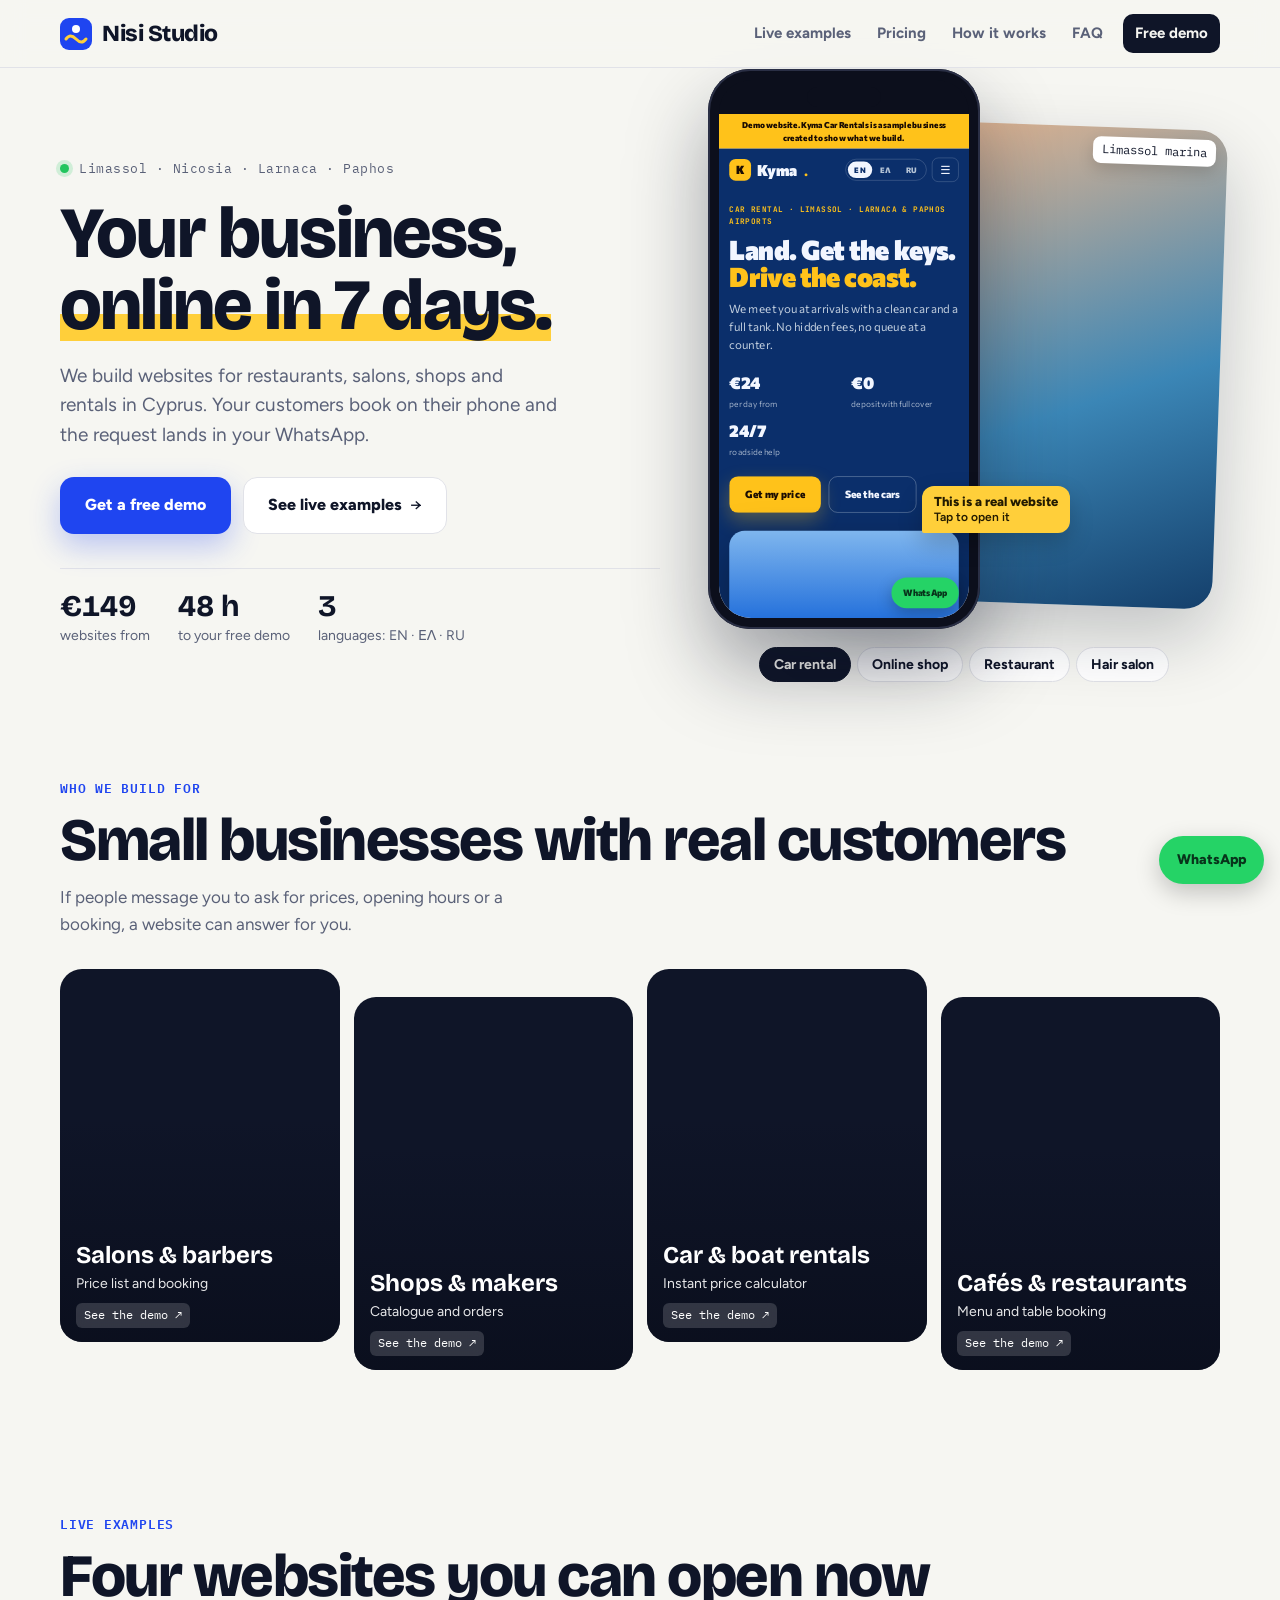
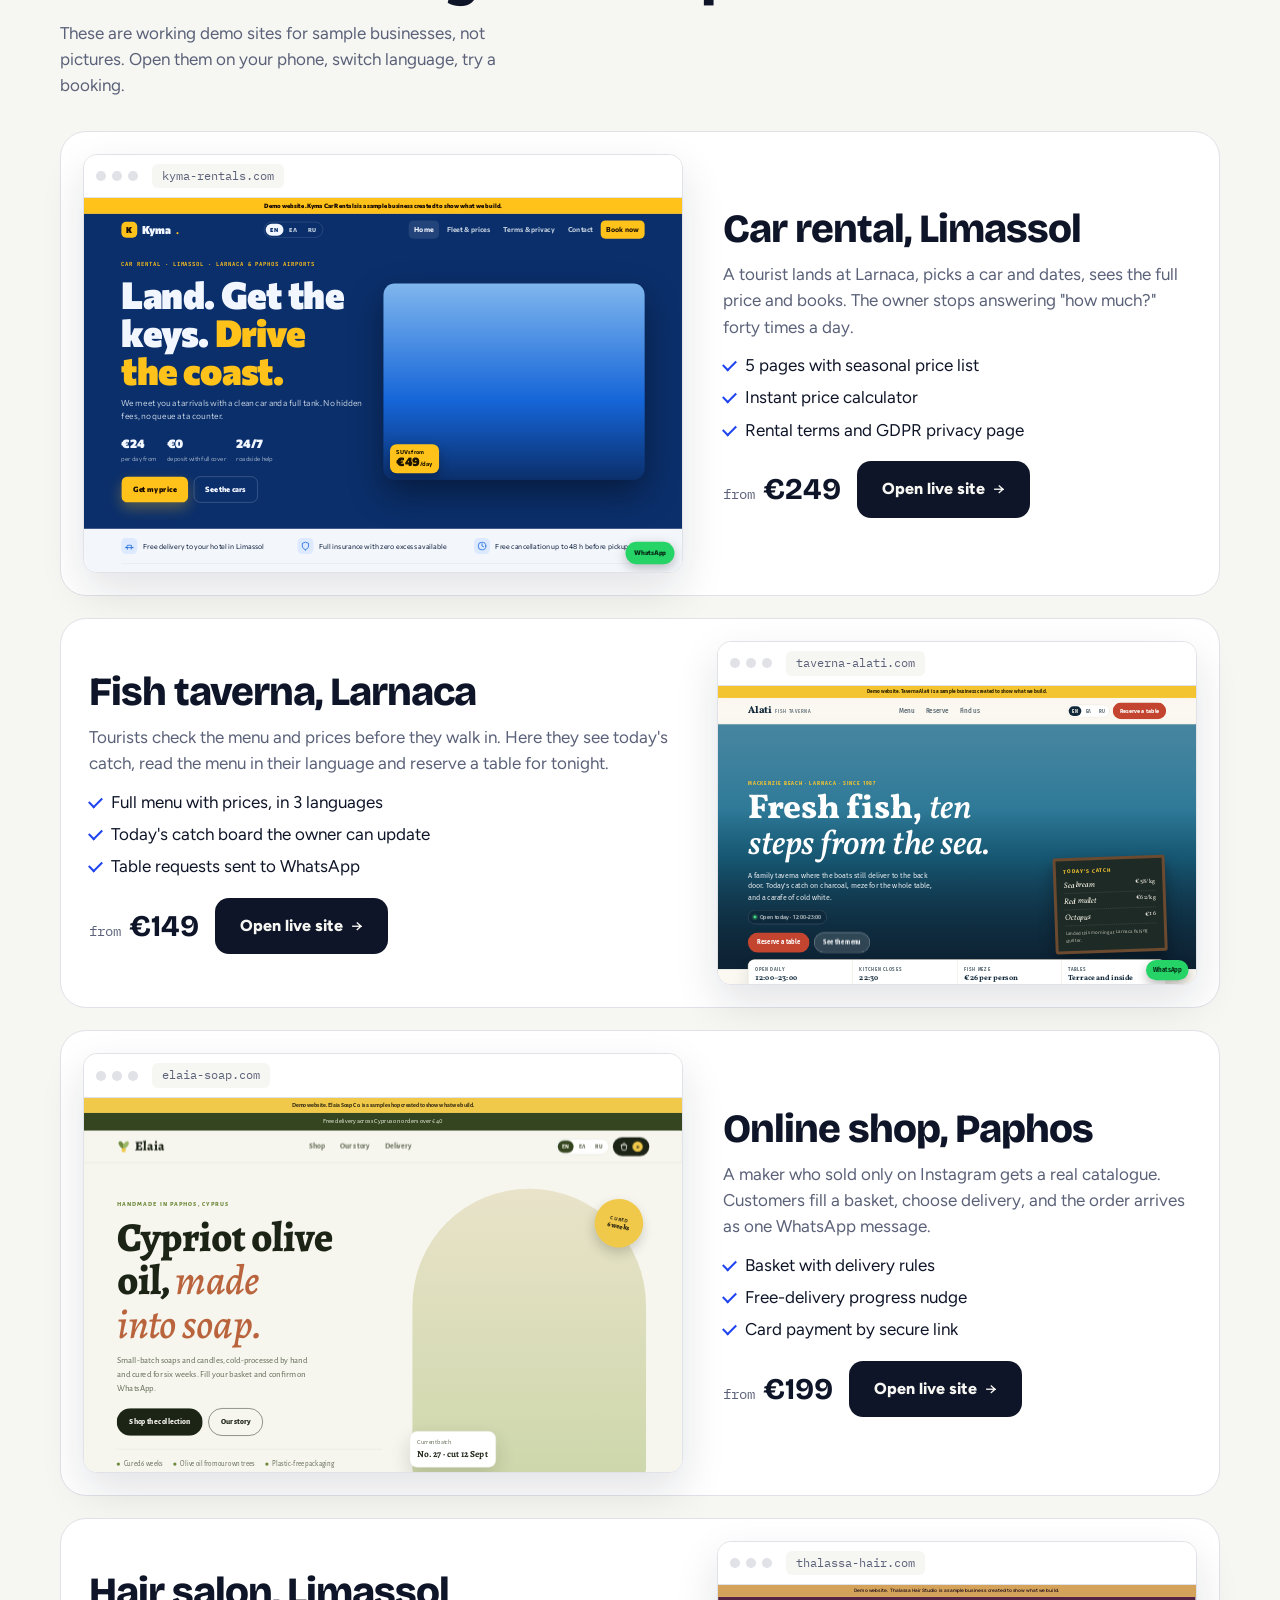
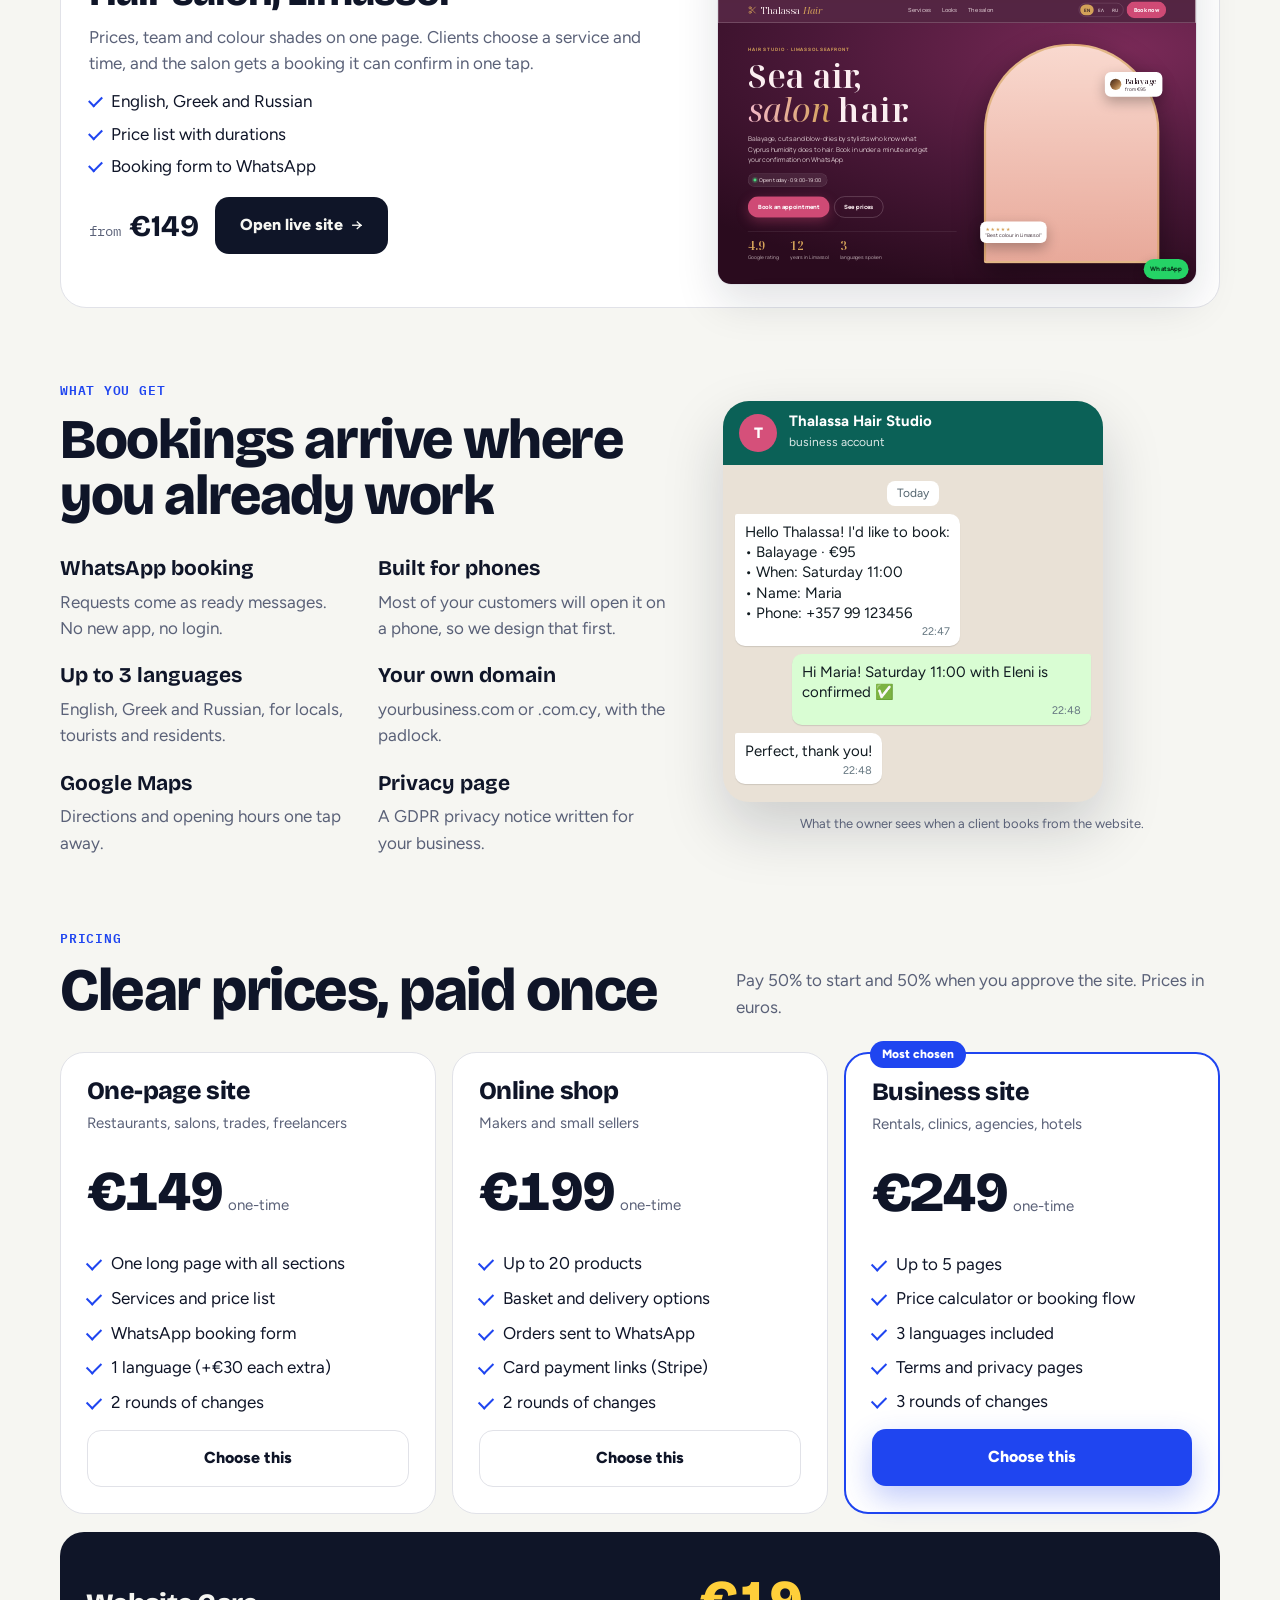
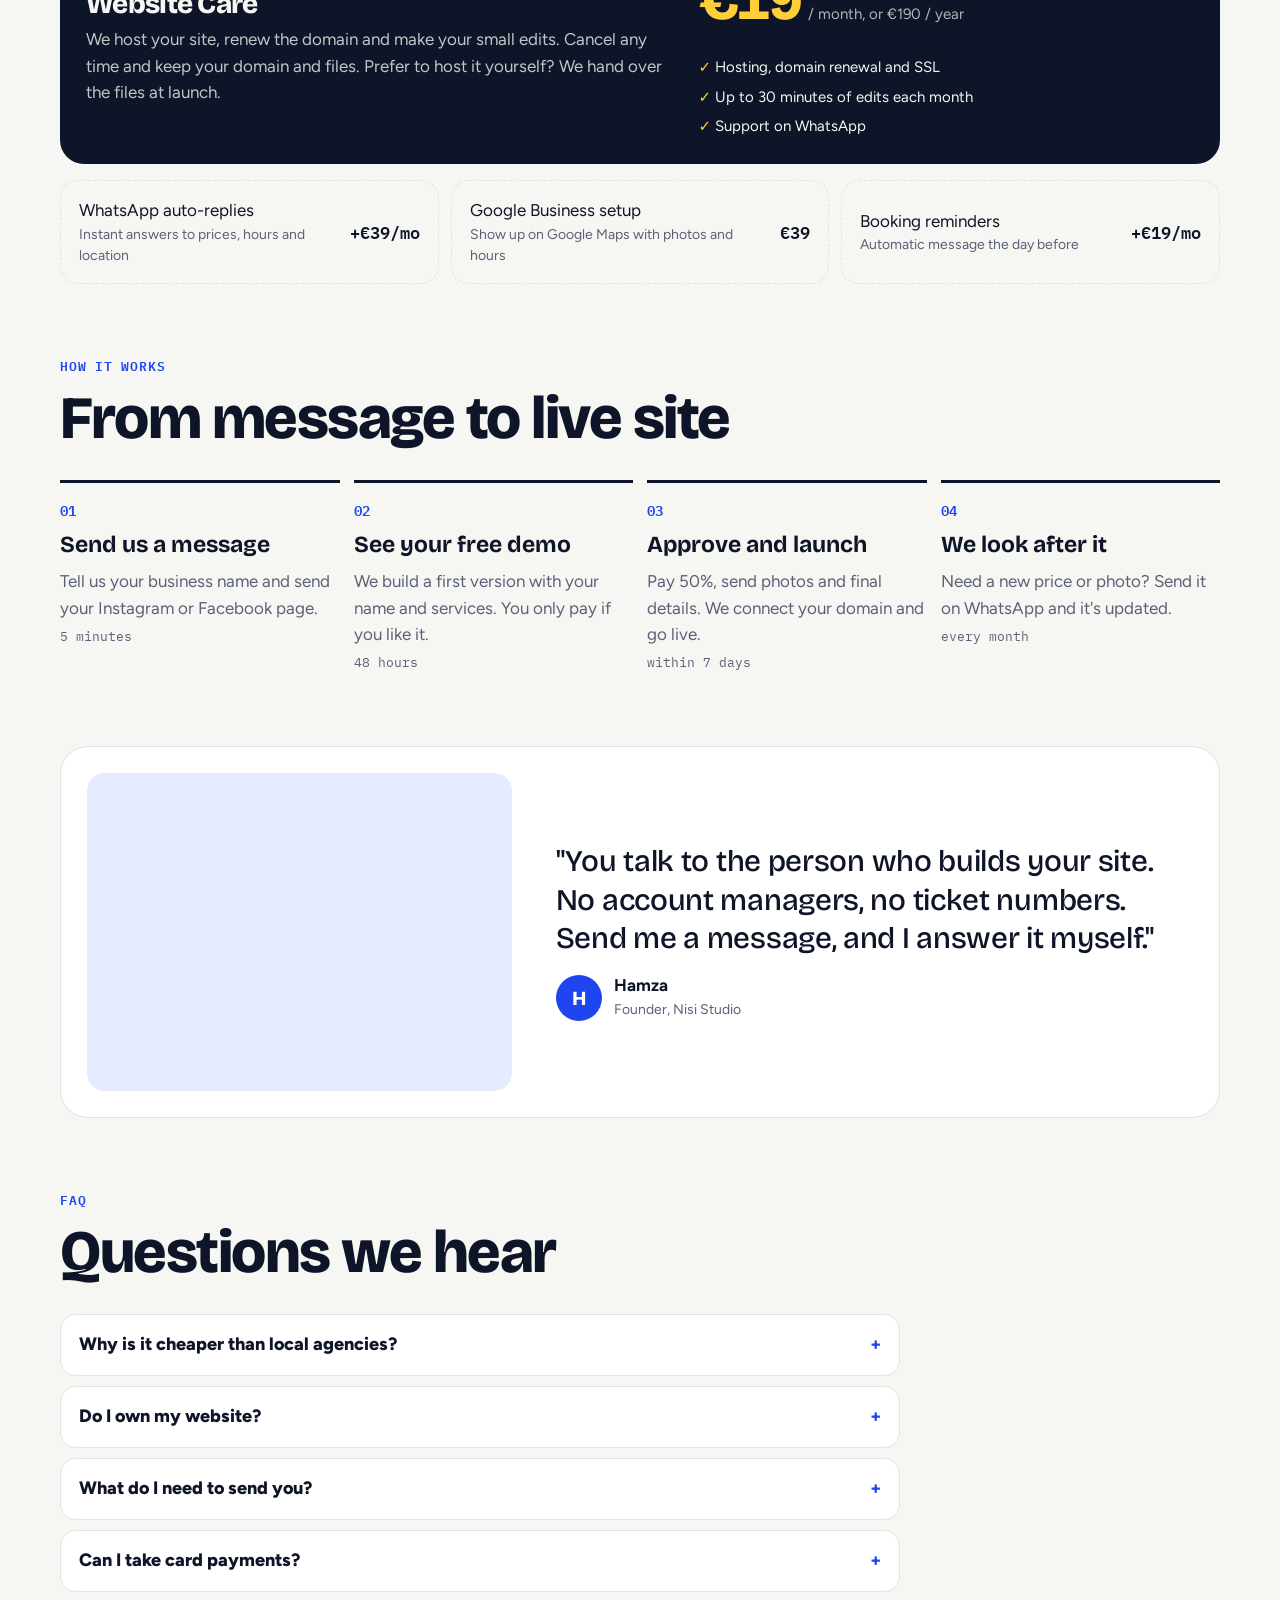
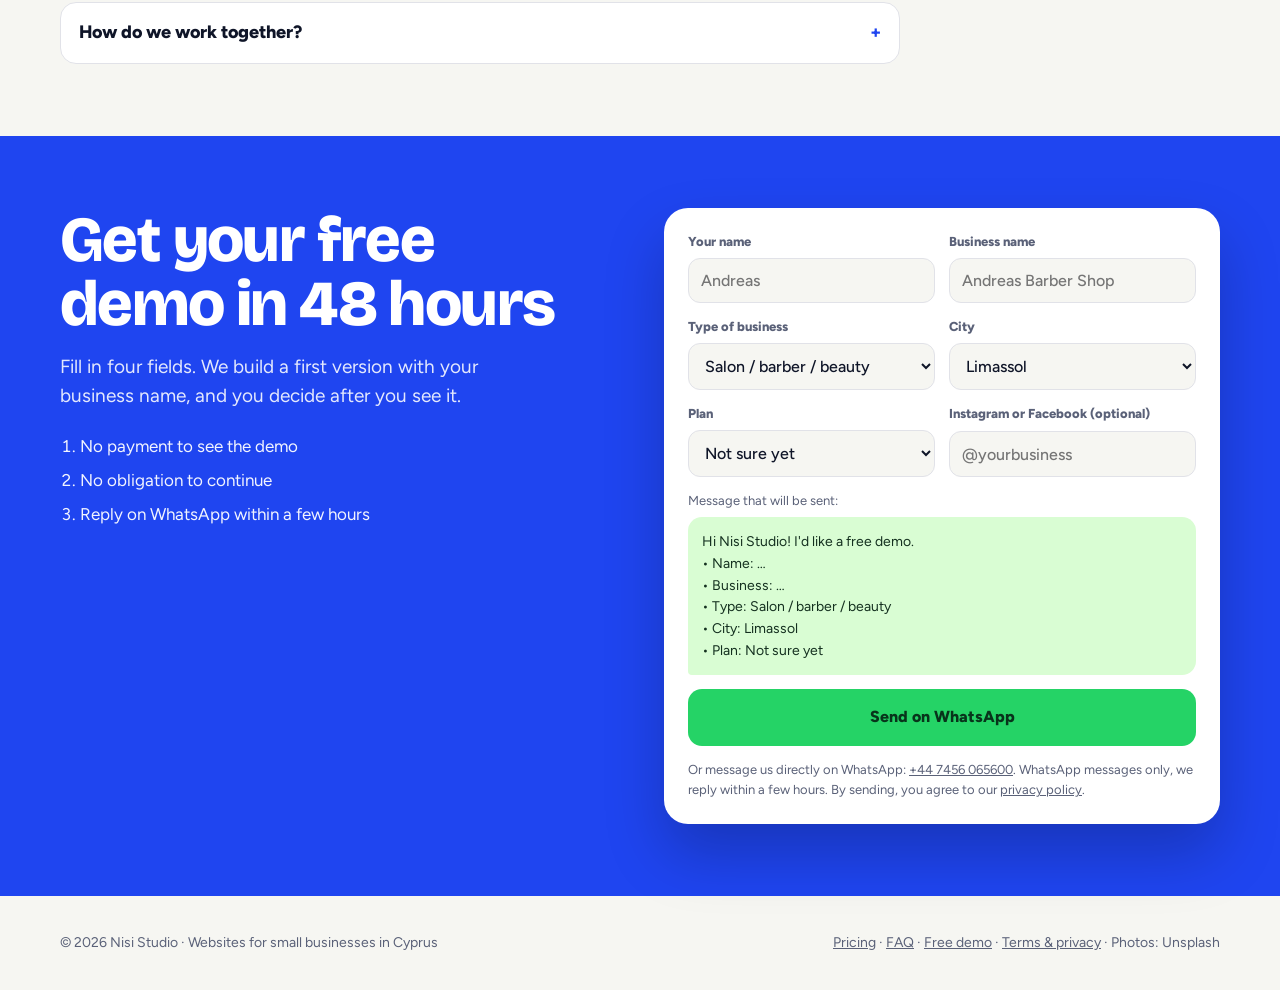
<file: index.html>
<!doctype html>
<html lang="en">
<head>
<meta charset="utf-8">
<meta name="viewport" content="width=device-width, initial-scale=1, viewport-fit=cover">
<title>Nisi Studio</title>
<link rel="icon" href="favicon-32.png" sizes="32x32" type="image/png">
<link rel="icon" href="favicon.svg" type="image/svg+xml">
<link rel="apple-touch-icon" href="apple-touch-icon.png">
<meta name="description" content="Websites for small businesses in Cyprus. Mobile-first, WhatsApp booking, ready in 7 days, from €149.">
<link rel="preconnect" href="https://fonts.googleapis.com">
<link rel="preconnect" href="https://fonts.gstatic.com" crossorigin>
<link rel="preconnect" href="https://images.unsplash.com">
<link rel="stylesheet" href="https://fonts.googleapis.com/css2?family=Bricolage+Grotesque:opsz,wght@12..96,500;12..96,700;12..96,800&family=Figtree:wght@400;500;700;800&family=IBM+Plex+Mono:wght@500;600&display=swap">
<style>
/* Layout: paper-white studio site built around real things. Hero = harbour photo with a phone running a live demo site; photo strip of the businesses we build for; live browser previews of the three demos; WhatsApp chat mock; pricing; founder note; free-demo form */
:root{
  --bg:#f6f6f2;
  --surface:#ffffff;
  --ink:#0f1528;
  --muted:#5a6178;
  --line:#e1e2e8;
  --cobalt:#1f45f0;
  --cobalt-soft:#e7ebff;
  --sun:#ffcf3a;
  --on-cobalt:#ffffff;
  --display:"Bricolage Grotesque", "Segoe UI", system-ui, sans-serif;
  --body:"Figtree", "Segoe UI", system-ui, sans-serif;
  --mono:"IBM Plex Mono", ui-monospace, Menlo, monospace;
  color-scheme:light;
}
@media (prefers-color-scheme: dark){
  :root:not([data-theme="light"]){
    --bg:#0b0f1c; --surface:#131a2d; --ink:#eef1fb; --muted:#a2aac6; --line:#232c46;
    --cobalt:#7089ff; --cobalt-soft:#1a2450; --sun:#ffd65c; --on-cobalt:#0b0f1c; color-scheme:dark;
  }
}
:root[data-theme="dark"]{
  --bg:#0b0f1c; --surface:#131a2d; --ink:#eef1fb; --muted:#a2aac6; --line:#232c46;
  --cobalt:#7089ff; --cobalt-soft:#1a2450; --sun:#ffd65c; --on-cobalt:#0b0f1c; color-scheme:dark;
}
*{box-sizing:border-box}
html{scroll-behavior:smooth}
body{margin:0;background:var(--bg);color:var(--ink);font-family:var(--body);font-size:17px;line-height:1.55;padding-inline:16px;overflow-x:hidden}
.wrap{max-width:1160px;margin-inline:auto}
h1,h2,h3{font-family:var(--display);font-weight:800;line-height:1;margin:0;text-wrap:balance;letter-spacing:-.025em}
p{margin:0}
a{color:inherit}
img{max-width:100%;display:block}
button{font-family:inherit}
:focus-visible{outline:2px solid var(--cobalt);outline-offset:3px;border-radius:4px}
.hl{background:linear-gradient(transparent 60%,var(--sun) 60%,var(--sun) 92%,transparent 92%)}
@media (prefers-color-scheme: dark){:root:not([data-theme="light"]) .hl{background:none;color:var(--sun)}}
:root[data-theme="dark"] .hl{background:none;color:var(--sun)}

/* nav */
.top{position:sticky;top:0;z-index:20;margin-inline:-16px;padding-inline:16px;background:color-mix(in srgb,var(--bg) 86%,transparent);backdrop-filter:blur(12px);border-bottom:1px solid var(--line)}
nav.main{display:flex;align-items:center;justify-content:space-between;gap:12px;padding-block:14px}
.logo{display:flex;align-items:center;gap:10px;font-family:var(--display);font-weight:800;font-size:23px;text-decoration:none;letter-spacing:-.02em}
.logo svg{width:32px;height:32px}
.links{display:flex;gap:2px;align-items:center}
.links a{text-decoration:none;font-weight:700;font-size:15px;padding:8px 12px;border-radius:10px;color:var(--muted)}
.links a:hover{color:var(--ink);background:var(--surface)}
.links a.cta{background:var(--ink);color:var(--bg);margin-left:6px}
@media (max-width:760px){.links a:not(.cta){display:none}}

.btn{display:inline-flex;align-items:center;justify-content:center;gap:8px;padding:15px 24px;border-radius:14px;font-weight:800;font-size:16px;text-decoration:none;border:1px solid transparent;cursor:pointer}
.btn-cobalt{background:var(--cobalt);color:var(--on-cobalt);box-shadow:0 12px 30px rgba(31,69,240,.28)}
.btn-ghost{border-color:var(--line);background:var(--surface);color:var(--ink)}
.btn-ink{background:var(--ink);color:var(--bg)}
.btn-wa{background:#25d366;color:#08341b}
.arrow::after{content:"→";font-weight:500}

/* hero */
.hero{display:grid;gap:40px;padding-block:32px 56px;align-items:center}
@media (min-width:960px){.hero{grid-template-columns:1.08fr .92fr;gap:48px;padding-block:56px 88px}}
.where{font-family:var(--mono);font-size:13px;letter-spacing:.04em;color:var(--muted);display:flex;align-items:center;gap:10px}
.where i{width:9px;height:9px;border-radius:50%;background:#22c55e;box-shadow:0 0 0 4px rgba(34,197,94,.18)}
.hero h1{font-size:clamp(44px,6vw,72px);margin-top:18px}
.hero .lead{color:var(--muted);font-size:19px;margin-top:20px;max-width:42ch}
.ctas{display:flex;gap:12px;flex-wrap:wrap;margin-top:28px}
.proof{display:grid;grid-template-columns:repeat(3,auto);justify-content:start;gap:8px 28px;margin-top:34px;padding-top:22px;border-top:1px solid var(--line)}
@media (max-width:440px){.proof{grid-template-columns:repeat(3,1fr);gap:8px 14px}.proof b{font-size:24px}.proof span{font-size:12.5px;display:block;line-height:1.3}}
.proof b{display:block;font-family:var(--display);font-size:30px;line-height:1;font-variant-numeric:tabular-nums}
.proof span{font-size:14px;color:var(--muted)}

/* stage: photo + phone with live site */
.stage{position:relative;justify-self:center;width:100%;max-width:560px;padding-bottom:26px}
.stage .photo{aspect-ratio:5/6;border-radius:28px;overflow:hidden;background:linear-gradient(160deg,#f6b98a,#3b86b6 60%,#143f6b);margin-left:22%;transform:rotate(2deg);box-shadow:0 30px 70px rgba(15,21,40,.22)}
.stage .photo img{width:100%;height:100%;object-fit:cover}
.stage .cap{position:absolute;right:4px;top:14px;font-family:var(--mono);font-size:12px;background:var(--surface);color:var(--ink);border-radius:8px;padding:4px 9px;transform:rotate(2deg);box-shadow:0 6px 16px rgba(0,0,0,.15)}
.phone{position:absolute;left:0;bottom:0;width:272px;height:560px;background:#0c0f1c;border-radius:42px;padding:11px;box-shadow:0 40px 80px rgba(15,21,40,.38),inset 0 0 0 2px #2a2f45}
.phone::before{content:"";position:absolute;left:50%;top:18px;width:74px;height:20px;border-radius:999px;background:#0c0f1c;transform:translateX(-50%);z-index:3}
.screen{position:relative;width:250px;height:538px;border-radius:32px;overflow:hidden;background:#0c0f1c}
.screen iframe{position:absolute;left:0;top:34px;width:390px;height:787px;border:0;transform:scale(.6411);transform-origin:0 0;pointer-events:none;background:#fff}
.screen a.open{position:absolute;inset:0;z-index:2}
.live{position:absolute;left:214px;bottom:96px;z-index:4;background:var(--sun);color:#221a00;font-weight:800;font-size:13px;padding:8px 12px;border-radius:12px 12px 12px 2px;box-shadow:0 10px 24px rgba(0,0,0,.2);max-width:170px;line-height:1.25}
.live small{display:block;font-weight:600;font-size:12px}
@media (max-width:520px){
  .stage{max-width:360px}
  .stage .photo{margin-left:30%;aspect-ratio:3/5}
  .phone{width:232px;height:478px;border-radius:36px;padding:9px}
  .phone::before{width:62px;height:17px;top:15px}
  .screen{width:214px;height:460px;border-radius:28px}
  .screen iframe{transform:scale(.5487);top:30px;height:784px}
  .live{left:150px;bottom:70px}
}
.switch{display:flex;gap:6px;flex-wrap:wrap;margin-top:18px;justify-content:center}
.switch button{border:1px solid var(--line);background:var(--surface);color:var(--ink);font-weight:700;font-size:14px;padding:8px 14px;border-radius:999px;cursor:pointer}
.switch button[aria-pressed="true"]{background:var(--ink);color:var(--bg);border-color:var(--ink)}

section{padding-block:72px}
.sec-head{display:flex;flex-wrap:wrap;justify-content:space-between;align-items:end;gap:14px;margin-bottom:32px}
.sec-head h2{font-size:clamp(34px,6vw,60px)}
.sec-head p{color:var(--muted);max-width:44ch}
.kicker{font-family:var(--mono);font-size:13px;letter-spacing:.06em;text-transform:uppercase;color:var(--cobalt);font-weight:600;margin-bottom:12px}

/* who we build for: real photos */
.who{display:grid;gap:14px;grid-template-columns:repeat(4,1fr)}
@media (max-width:900px){.who{grid-template-columns:1fr 1fr}}
.who a{position:relative;display:block;aspect-ratio:3/4;border-radius:22px;overflow:hidden;background:var(--ink);color:#fff;text-decoration:none}
.who a:nth-child(even){margin-top:28px}
@media (max-width:900px){.who a:nth-child(even){margin-top:0}}
.who img{position:absolute;inset:0;width:100%;height:100%;object-fit:cover}
.who a::after{content:"";position:absolute;inset:0;background:linear-gradient(180deg,rgba(10,14,28,0) 40%,rgba(10,14,28,.85))}
.who div{position:absolute;left:16px;right:16px;bottom:14px;z-index:1}
.who b{display:block;font-family:var(--display);font-size:24px;line-height:1.05}
.who span{font-size:14px;opacity:.9}
.who em{font-style:normal;font-family:var(--mono);font-size:12px;display:inline-block;margin-top:8px;background:rgba(255,255,255,.16);backdrop-filter:blur(6px);padding:3px 8px;border-radius:6px}

/* live examples */
.examples{display:grid;gap:22px}
.ex{display:grid;gap:22px;background:var(--surface);border:1px solid var(--line);border-radius:26px;padding:18px;align-items:center}
@media (min-width:900px){.ex{grid-template-columns:1.25fr 1fr;padding:22px;gap:34px}.ex:nth-child(even) .browser{order:2}}
.browser{border-radius:14px;overflow:hidden;border:1px solid var(--line);background:var(--bg);box-shadow:0 18px 44px rgba(15,21,40,.12);min-width:0}
.bbar{display:flex;align-items:center;gap:6px;padding:9px 12px;background:var(--surface);border-bottom:1px solid var(--line)}
.bbar i{width:10px;height:10px;border-radius:50%;background:var(--line)}
.bbar span{margin-left:8px;font-family:var(--mono);font-size:12px;color:var(--muted);background:var(--bg);padding:3px 10px;border-radius:6px;white-space:nowrap;overflow:hidden;text-overflow:ellipsis;min-width:0}
.view{position:relative;aspect-ratio:16/10;overflow:hidden;background:var(--cobalt-soft)}
.view iframe{position:absolute;left:0;top:0;width:1280px;height:800px;border:0;transform-origin:0 0;pointer-events:none;background:#fff}
.view a{position:absolute;inset:0;z-index:2;display:grid;place-items:center;text-decoration:none}
.view a span{opacity:0;background:var(--ink);color:var(--bg);font-weight:800;padding:12px 18px;border-radius:999px}
.view a:hover span,.view a:focus-visible span{opacity:1}
.ex .info{display:grid;gap:12px;min-width:0;padding-inline:6px}
.ex h3{font-size:clamp(28px,4vw,40px)}
.ex .info p{color:var(--muted)}
.ex ul{list-style:none;margin:0;padding:0;display:grid;gap:6px}
.ex li{padding-left:22px;position:relative}
.ex li::before{content:"";position:absolute;left:0;top:8px;width:11px;height:6px;border-left:2.5px solid var(--cobalt);border-bottom:2.5px solid var(--cobalt);transform:rotate(-45deg)}
.ex .foot{display:flex;align-items:center;gap:16px;flex-wrap:wrap;margin-top:6px}
.ex .price{font-family:var(--mono);font-size:14px;color:var(--muted)}
.ex .price b{font-family:var(--display);font-size:30px;color:var(--ink)}

/* included + whatsapp chat */
.inc{display:grid;gap:36px;align-items:center}
@media (min-width:900px){.inc{grid-template-columns:1.1fr .9fr;gap:56px}}
.inc dl{margin:0;display:grid;gap:18px 28px;grid-template-columns:repeat(auto-fit,minmax(230px,1fr))}
.inc dt{font-family:var(--display);font-weight:700;font-size:21px}
.inc dd{margin:4px 0 0;color:var(--muted)}
.chat{justify-self:center;width:100%;max-width:380px;background:#e9e1d6;border-radius:26px;overflow:hidden;box-shadow:0 26px 60px rgba(15,21,40,.18);color:#111b21;font-size:15px}
.chat-head{background:#0b6157;color:#fff;padding:12px 16px;display:flex;align-items:center;gap:12px}
.chat-head i{width:38px;height:38px;border-radius:50%;background:#d5507a;display:grid;place-items:center;font-style:normal;font-weight:800}
.chat-head b{display:block;line-height:1.1}
.chat-head span{font-size:12px;opacity:.85}
.msgs{padding:16px 12px 18px;display:grid;gap:8px}
.msg{max-width:84%;padding:8px 10px 6px;border-radius:10px;line-height:1.35;box-shadow:0 1px 1px rgba(0,0,0,.12);white-space:pre-line}
.msg time{display:block;text-align:right;font-size:11px;color:#667781;margin-top:2px}
.msg.in{background:#fff;border-top-left-radius:2px;justify-self:start}
.msg.out{background:#d9fdd3;border-top-right-radius:2px;justify-self:end}
.day{justify-self:center;background:#fff;font-size:12px;padding:3px 10px;border-radius:8px;color:#54656f}
.chat-note{font-size:13px;color:var(--muted);text-align:center;margin-top:12px}

/* pricing */
.plans{display:grid;gap:16px;grid-template-columns:repeat(auto-fit,minmax(270px,1fr));align-items:stretch}
.plan{background:var(--surface);border:1px solid var(--line);border-radius:24px;padding:26px;display:flex;flex-direction:column;gap:14px}
.plan.feat{border:2px solid var(--cobalt);position:relative}
.plan.feat::before{content:attr(data-badge);position:absolute;top:-13px;left:24px;background:var(--cobalt);color:var(--on-cobalt);font-size:12px;font-weight:800;padding:4px 12px;border-radius:999px}
.plan h3{font-size:25px}
.plan .for{color:var(--muted);font-size:15px;margin-top:-6px}
.amount{display:flex;align-items:baseline;gap:6px}
.amount b{font-family:var(--display);font-size:56px;font-weight:800;letter-spacing:-.03em;font-variant-numeric:tabular-nums}
.amount span{color:var(--muted);font-size:15px}
.plan ul{list-style:none;margin:0;padding:0;display:grid;gap:8px;flex:1}
.plan li{padding-left:24px;position:relative}
.plan li::before{content:"";position:absolute;left:0;top:8px;width:12px;height:7px;border-left:2.5px solid var(--cobalt);border-bottom:2.5px solid var(--cobalt);transform:rotate(-45deg)}
.care{margin-top:18px;display:grid;gap:18px;background:var(--ink);color:var(--bg);border-radius:24px;padding:26px}
@media (min-width:820px){.care{grid-template-columns:1.2fr 1fr;align-items:center}}
.care h3{font-size:28px}
.care p{opacity:.78;margin-top:8px}
.care .amount b{color:var(--sun)}
.care .amount span{color:inherit;opacity:.7}
.care ul{list-style:none;margin:0;padding:0;display:grid;gap:6px;font-size:15px}
.care li::before{content:"✓ ";color:var(--sun);font-weight:800}
.addons{display:grid;gap:12px;grid-template-columns:repeat(auto-fit,minmax(240px,1fr));margin-top:16px}
.addon{border:1px dashed var(--line);border-radius:18px;padding:16px 18px;display:flex;justify-content:space-between;gap:12px;align-items:center}
.addon span{color:var(--muted);font-size:14px;display:block}
.addon b{font-family:var(--mono);font-weight:600;white-space:nowrap}

/* process */
.process{display:grid;gap:14px;grid-template-columns:repeat(auto-fit,minmax(220px,1fr));counter-reset:s}
.process div{border-top:3px solid var(--ink);padding-top:16px;display:grid;gap:6px;counter-increment:s;align-content:start}
.process div::before{content:counter(s,decimal-leading-zero);font-family:var(--mono);font-weight:600;color:var(--cobalt);font-size:14px}
.process b{font-family:var(--display);font-size:23px}
.process p{color:var(--muted)}
.process small{font-family:var(--mono);color:var(--muted);font-size:13px}

/* founder note */
.note{display:grid;gap:28px;align-items:center;background:var(--surface);border:1px solid var(--line);border-radius:28px;padding:20px}
@media (min-width:860px){.note{grid-template-columns:.8fr 1.2fr;gap:44px;padding:26px}}
.note .ph{aspect-ratio:4/3;border-radius:18px;overflow:hidden;background:var(--cobalt-soft)}
.note .ph img{width:100%;height:100%;object-fit:cover}
.note blockquote{margin:0;font-family:var(--display);font-weight:500;font-size:clamp(22px,3vw,30px);line-height:1.28;letter-spacing:-.01em}
.sig{display:flex;align-items:center;gap:12px;margin-top:18px}
.sig i{width:46px;height:46px;border-radius:50%;background:var(--cobalt);color:var(--on-cobalt);display:grid;place-items:center;font-style:normal;font-family:var(--display);font-weight:800;font-size:20px}
.sig b{display:block;line-height:1.1}
.sig span{color:var(--muted);font-size:14px}

/* faq */
.faq{display:grid;gap:10px;max-width:840px}
details{background:var(--surface);border:1px solid var(--line);border-radius:16px;padding:16px 18px}
summary{cursor:pointer;font-weight:800;font-size:18px;list-style:none;display:flex;justify-content:space-between;gap:12px}
summary::-webkit-details-marker{display:none}
summary::after{content:"+";font-weight:800;color:var(--cobalt)}
details[open] summary::after{content:"–"}
details p{color:var(--muted);margin-top:10px}

/* demo form */
.demo{margin-inline:-16px;padding-inline:16px;background:var(--cobalt);color:var(--on-cobalt)}
.demo-grid{display:grid;gap:28px;padding-block:72px}
@media (min-width:900px){.demo-grid{grid-template-columns:1fr 1fr;align-items:start;gap:48px}}
.demo h2{font-size:clamp(38px,6.4vw,64px)}
.demo .lead{opacity:.88;margin-top:16px;max-width:40ch;font-size:19px}
.demo ol{margin:22px 0 0;padding-left:20px;display:grid;gap:8px;opacity:.94}
form{background:var(--surface);color:var(--ink);border-radius:24px;padding:24px;display:grid;gap:14px;box-shadow:0 30px 60px rgba(0,0,0,.22)}
.frow{display:grid;gap:14px;grid-template-columns:1fr 1fr}
@media (max-width:460px){.frow{grid-template-columns:1fr}}
label{display:grid;gap:6px;font-size:13px;font-weight:800;color:var(--muted)}
input,select{font:500 16px var(--body);color:var(--ink);background:var(--bg);border:1px solid var(--line);border-radius:12px;padding:12px;width:100%;min-width:0}
.preview{font-size:14px;background:#d9fdd3;color:#14301f;border-radius:14px 14px 14px 4px;padding:14px;white-space:pre-wrap}
.small{font-size:13px;color:var(--muted)}

footer{padding-block:36px;display:flex;justify-content:space-between;flex-wrap:wrap;gap:12px;color:var(--muted);font-size:14px}
.fab{position:fixed;right:16px;bottom:calc(16px + env(safe-area-inset-bottom,0px));background:#25d366;color:#08341b;border-radius:999px;padding:13px 18px;font-weight:800;font-size:14px;text-decoration:none;box-shadow:0 8px 24px rgba(0,0,0,.22);z-index:15}
@media (prefers-reduced-motion:no-preference){
  .btn{transition:transform .18s}.btn:hover{transform:translateY(-2px)}
  .who img{transition:transform .6s}.who a:hover img{transform:scale(1.06)}
}
@media (prefers-reduced-motion:reduce){html{scroll-behavior:auto}}
</style>
</head>
<body>

<div class="top"><div class="wrap">
<nav class="main" aria-label="Main">
  <a class="logo" href="#top"><svg viewBox="0 0 32 32" aria-hidden="true"><rect width="32" height="32" rx="9" fill="#1f45f0"/><path d="M6 21c3-4 6-4 10 0s7 4 10 0" stroke="#ffcf3a" stroke-width="3" fill="none" stroke-linecap="round"/><circle cx="16" cy="11" r="4" fill="#fff"/></svg>Nisi Studio</a>
  <div class="links"><a href="#work">Live examples</a><a href="#pricing">Pricing</a><a href="#how">How it works</a><a href="#faq">FAQ</a><a class="cta" href="#demo">Free demo</a></div>
</nav>
</div></div>

<div class="wrap">
<header class="hero" id="top">
  <div>
    <div class="where"><i></i>Limassol · Nicosia · Larnaca · Paphos</div>
    <h1>Your business, <span class="hl">online in 7 days.</span></h1>
    <p class="lead">We build websites for restaurants, salons, shops and rentals in Cyprus. Your customers book on their phone and the request lands in your WhatsApp.</p>
    <div class="ctas">
      <a class="btn btn-cobalt" href="#demo">Get a free demo</a>
      <a class="btn btn-ghost arrow" href="#work">See live examples</a>
    </div>
    <div class="proof">
      <div><b>€149</b><span>websites from</span></div>
      <div><b>48 h</b><span>to your free demo</span></div>
      <div><b>3</b><span>languages: EN · ΕΛ · RU</span></div>
    </div>
  </div>

  <div>
    <div class="stage">
      <div class="photo"><img src="https://images.unsplash.com/photo-1639676347575-15b1e60ab6c2?auto=format&fit=crop&w=1000&h=1200&q=72" alt="Boats in Limassol marina at sunset" width="1000" height="1200" onerror="this.remove()"></div>
      <span class="cap">Limassol marina</span>
      <div class="phone">
        <div class="screen">
          <iframe id="hero-frame" src="demos/cars/index.html" title="Live demo website" tabindex="-1"></iframe>
          <a class="open" id="hero-open" href="demos/cars/index.html" target="_blank" rel="noopener" aria-label="Open this demo website"></a>
        </div>
      </div>
      <div class="live">This is a real website<small>Tap to open it</small></div>
    </div>
    <div class="switch" role="group" aria-label="Choose a demo">
      <button type="button" data-src="demos/cars/index.html" aria-pressed="true">Car rental</button>
      <button type="button" data-src="demos/shop.html" aria-pressed="false">Online shop</button>
      <button type="button" data-src="demos/taverna.html" aria-pressed="false">Restaurant</button>
      <button type="button" data-src="demos/salon.html" aria-pressed="false">Hair salon</button>
    </div>
  </div>
</header>

<section style="padding-top:8px">
  <div class="sec-head">
    <div><div class="kicker">Who we build for</div><h2>Small businesses with real customers</h2></div>
    <p>If people message you to ask for prices, opening hours or a booking, a website can answer for you.</p>
  </div>
  <div class="who">
    <a href="demos/salon.html" target="_blank" rel="noopener"><img src="https://images.unsplash.com/photo-1580618672591-eb180b1a973f?auto=format&fit=crop&w=700&h=930&q=70" alt="Hairstylist drying a client's hair" loading="lazy" onerror="this.remove()"><div><b>Salons & barbers</b><span>Price list and booking</span><br><em>See the demo ↗</em></div></a>
    <a href="demos/shop.html" target="_blank" rel="noopener"><img src="https://images.unsplash.com/photo-1687422808311-a776f467a468?auto=format&fit=crop&w=700&h=930&q=70" alt="Shop owner at her counter" loading="lazy" onerror="this.remove()"><div><b>Shops & makers</b><span>Catalogue and orders</span><br><em>See the demo ↗</em></div></a>
    <a href="demos/cars/index.html" target="_blank" rel="noopener"><img src="https://images.unsplash.com/photo-1727893512947-8bdc773ceb02?auto=format&fit=crop&w=700&h=930&q=70" alt="Handing over a car key" loading="lazy" onerror="this.remove()"><div><b>Car & boat rentals</b><span>Instant price calculator</span><br><em>See the demo ↗</em></div></a>
    <a href="demos/taverna.html" target="_blank" rel="noopener"><img src="https://images.unsplash.com/photo-1753351052363-53ce102830eb?auto=format&fit=crop&w=700&h=930&q=70" alt="Café owner in her coffee shop" loading="lazy" onerror="this.remove()"><div><b>Cafés & restaurants</b><span>Menu and table booking</span><br><em>See the demo ↗</em></div></a>
  </div>
</section>

<section id="work">
  <div class="sec-head">
    <div><div class="kicker">Live examples</div><h2>Four websites you can open now</h2></div>
    <p>These are working demo sites for sample businesses, not pictures. Open them on your phone, switch language, try a booking.</p>
  </div>
  <div class="examples">
    <article class="ex">
      <div class="browser"><div class="bbar"><i></i><i></i><i></i><span>kyma-rentals.com</span></div><div class="view" data-src="demos/cars/index.html"><a href="demos/cars/index.html" target="_blank" rel="noopener" aria-label="Open the car rental demo"><span>Open live site ↗</span></a></div></div>
      <div class="info">
        <h3>Car rental, Limassol</h3>
        <p>A tourist lands at Larnaca, picks a car and dates, sees the full price and books. The owner stops answering "how much?" forty times a day.</p>
        <ul><li>5 pages with seasonal price list</li><li>Instant price calculator</li><li>Rental terms and GDPR privacy page</li></ul>
        <div class="foot"><span class="price">from <b>€249</b></span><a class="btn btn-ink arrow" href="demos/cars/index.html" target="_blank" rel="noopener">Open live site</a></div>
      </div>
    </article>
    <article class="ex">
      <div class="browser"><div class="bbar"><i></i><i></i><i></i><span>taverna-alati.com</span></div><div class="view" data-src="demos/taverna.html"><a href="demos/taverna.html" target="_blank" rel="noopener" aria-label="Open the restaurant demo"><span>Open live site ↗</span></a></div></div>
      <div class="info">
        <h3>Fish taverna, Larnaca</h3>
        <p>Tourists check the menu and prices before they walk in. Here they see today's catch, read the menu in their language and reserve a table for tonight.</p>
        <ul><li>Full menu with prices, in 3 languages</li><li>Today's catch board the owner can update</li><li>Table requests sent to WhatsApp</li></ul>
        <div class="foot"><span class="price">from <b>€149</b></span><a class="btn btn-ink arrow" href="demos/taverna.html" target="_blank" rel="noopener">Open live site</a></div>
      </div>
    </article>
    <article class="ex">
      <div class="browser"><div class="bbar"><i></i><i></i><i></i><span>elaia-soap.com</span></div><div class="view" data-src="demos/shop.html"><a href="demos/shop.html" target="_blank" rel="noopener" aria-label="Open the online shop demo"><span>Open live site ↗</span></a></div></div>
      <div class="info">
        <h3>Online shop, Paphos</h3>
        <p>A maker who sold only on Instagram gets a real catalogue. Customers fill a basket, choose delivery, and the order arrives as one WhatsApp message.</p>
        <ul><li>Basket with delivery rules</li><li>Free-delivery progress nudge</li><li>Card payment by secure link</li></ul>
        <div class="foot"><span class="price">from <b>€199</b></span><a class="btn btn-ink arrow" href="demos/shop.html" target="_blank" rel="noopener">Open live site</a></div>
      </div>
    </article>
    <article class="ex">
      <div class="browser"><div class="bbar"><i></i><i></i><i></i><span>thalassa-hair.com</span></div><div class="view" data-src="demos/salon.html"><a href="demos/salon.html" target="_blank" rel="noopener" aria-label="Open the hair salon demo"><span>Open live site ↗</span></a></div></div>
      <div class="info">
        <h3>Hair salon, Limassol</h3>
        <p>Prices, team and colour shades on one page. Clients choose a service and time, and the salon gets a booking it can confirm in one tap.</p>
        <ul><li>English, Greek and Russian</li><li>Price list with durations</li><li>Booking form to WhatsApp</li></ul>
        <div class="foot"><span class="price">from <b>€149</b></span><a class="btn btn-ink arrow" href="demos/salon.html" target="_blank" rel="noopener">Open live site</a></div>
      </div>
    </article>
  </div>
</section>

<section style="padding-top:0">
  <div class="inc">
    <div>
      <div class="kicker">What you get</div>
      <h2 style="font-size:clamp(34px,6vw,56px);margin-bottom:28px">Bookings arrive where you already work</h2>
      <dl>
        <div><dt>WhatsApp booking</dt><dd>Requests come as ready messages. No new app, no login.</dd></div>
        <div><dt>Built for phones</dt><dd>Most of your customers will open it on a phone, so we design that first.</dd></div>
        <div><dt>Up to 3 languages</dt><dd>English, Greek and Russian, for locals, tourists and residents.</dd></div>
        <div><dt>Your own domain</dt><dd>yourbusiness.com or .com.cy, with the padlock.</dd></div>
        <div><dt>Google Maps</dt><dd>Directions and opening hours one tap away.</dd></div>
        <div><dt>Privacy page</dt><dd>A GDPR privacy notice written for your business.</dd></div>
      </dl>
    </div>
    <div>
      <div class="chat" aria-label="Example of a booking received on WhatsApp">
        <div class="chat-head"><i>T</i><div><b>Thalassa Hair Studio</b><span>business account</span></div></div>
        <div class="msgs">
          <span class="day">Today</span>
          <div class="msg in">Hello Thalassa! I'd like to book:
• Balayage · €95
• When: Saturday 11:00
• Name: Maria
• Phone: +357 99 123456<time>22:47</time></div>
          <div class="msg out">Hi Maria! Saturday 11:00 with Eleni is confirmed ✅<time>22:48</time></div>
          <div class="msg in">Perfect, thank you!<time>22:48</time></div>
        </div>
      </div>
      <p class="chat-note">What the owner sees when a client books from the website.</p>
    </div>
  </div>
</section>

<section id="pricing" style="padding-top:0">
  <div class="sec-head">
    <div><div class="kicker">Pricing</div><h2>Clear prices, paid once</h2></div>
    <p>Pay 50% to start and 50% when you approve the site. Prices in euros.</p>
  </div>
  <div class="plans">
    <div class="plan">
      <h3>One-page site</h3><p class="for">Restaurants, salons, trades, freelancers</p>
      <div class="amount"><b>€149</b><span>one-time</span></div>
      <ul><li>One long page with all sections</li><li>Services and price list</li><li>WhatsApp booking form</li><li>1 language (+€30 each extra)</li><li>2 rounds of changes</li></ul>
      <a class="btn btn-ghost" href="#demo" data-plan="One-page site">Choose this</a>
    </div>
    <div class="plan">
      <h3>Online shop</h3><p class="for">Makers and small sellers</p>
      <div class="amount"><b>€199</b><span>one-time</span></div>
      <ul><li>Up to 20 products</li><li>Basket and delivery options</li><li>Orders sent to WhatsApp</li><li>Card payment links (Stripe)</li><li>2 rounds of changes</li></ul>
      <a class="btn btn-ghost" href="#demo" data-plan="Online shop">Choose this</a>
    </div>
    <div class="plan feat" data-badge="Most chosen">
      <h3>Business site</h3><p class="for">Rentals, clinics, agencies, hotels</p>
      <div class="amount"><b>€249</b><span>one-time</span></div>
      <ul><li>Up to 5 pages</li><li>Price calculator or booking flow</li><li>3 languages included</li><li>Terms and privacy pages</li><li>3 rounds of changes</li></ul>
      <a class="btn btn-cobalt" href="#demo" data-plan="Business site">Choose this</a>
    </div>
  </div>
  <div class="care">
    <div>
      <h3>Website Care</h3>
      <p>We host your site, renew the domain and make your small edits. Cancel any time and keep your domain and files. Prefer to host it yourself? We hand over the files at launch.</p>
    </div>
    <div style="display:grid;gap:12px">
      <div class="amount"><b>€19</b><span>/ month, or €190 / year</span></div>
      <ul><li>Hosting, domain renewal and SSL</li><li>Up to 30 minutes of edits each month</li><li>Support on WhatsApp</li></ul>
    </div>
  </div>
  <div class="addons">
    <div class="addon"><div>WhatsApp auto-replies<span>Instant answers to prices, hours and location</span></div><b>+€39/mo</b></div>
    <div class="addon"><div>Google Business setup<span>Show up on Google Maps with photos and hours</span></div><b>€39</b></div>
    <div class="addon"><div>Booking reminders<span>Automatic message the day before</span></div><b>+€19/mo</b></div>
  </div>
</section>

<section id="how" style="padding-top:0">
  <div class="sec-head"><div><div class="kicker">How it works</div><h2>From message to live site</h2></div></div>
  <div class="process">
    <div><b>Send us a message</b><p>Tell us your business name and send your Instagram or Facebook page.</p><small>5 minutes</small></div>
    <div><b>See your free demo</b><p>We build a first version with your name and services. You only pay if you like it.</p><small>48 hours</small></div>
    <div><b>Approve and launch</b><p>Pay 50%, send photos and final details. We connect your domain and go live.</p><small>within 7 days</small></div>
    <div><b>We look after it</b><p>Need a new price or photo? Send it on WhatsApp and it's updated.</p><small>every month</small></div>
  </div>
</section>

<section style="padding-top:0">
  <div class="note">
    <div class="ph"><img src="https://images.unsplash.com/photo-1498050108023-c5249f4df085?auto=format&fit=crop&w=900&h=675&q=70" alt="Laptop on a working desk" loading="lazy" onerror="this.remove()"></div>
    <div>
      <blockquote>"You talk to the person who builds your site. No account managers, no ticket numbers. Send me a message, and I answer it myself."</blockquote>
      <div class="sig"><i>H</i><div><b>Hamza</b><span>Founder, Nisi Studio</span></div></div>
    </div>
  </div>
</section>

<section id="faq" style="padding-top:0">
  <div class="sec-head"><div><div class="kicker">FAQ</div><h2>Questions we hear</h2></div></div>
  <div class="faq">
    <details><summary>Why is it cheaper than local agencies?</summary><p>We are a small remote studio with no office costs, and we build on a proven set of templates that we adapt to your business. You get a custom-looking site without paying for weeks of meetings.</p></details>
    <details><summary>Do I own my website?</summary><p>Yes. The domain carries your business name and the files are yours. We manage the technical side while you're on Website Care, and if you ever leave, we transfer the domain and hand over every file.</p></details>
    <details><summary>What do I need to send you?</summary><p>Your logo if you have one, 5 to 15 photos, your services and prices, opening hours and your WhatsApp number. We can write the text for you.</p></details>
    <details><summary>Can I take card payments?</summary><p>Yes. Shops and bookings can send a secure Stripe payment link after you confirm an order. For bigger stores we can move you to Shopify later.</p></details>
    <details><summary>How do we work together?</summary><p>Everything happens on WhatsApp and short video calls, in English. You approve each step before we move on.</p></details>
  </div>
</section>
</div>

<div class="demo" id="demo">
<div class="wrap">
<div class="demo-grid">
  <div>
    <h2>Get your free demo in 48 hours</h2>
    <p class="lead">Fill in four fields. We build a first version with your business name, and you decide after you see it.</p>
    <ol><li>No payment to see the demo</li><li>No obligation to continue</li><li>Reply on WhatsApp within a few hours</li></ol>
  </div>
  <form id="form" novalidate>
    <div class="frow">
      <label>Your name<input id="f-name" autocomplete="name" placeholder="Andreas"></label>
      <label>Business name<input id="f-biz" placeholder="Andreas Barber Shop"></label>
    </div>
    <div class="frow">
      <label>Type of business<select id="f-type"><option>Salon / barber / beauty</option><option>Restaurant / café</option><option>Shop / online seller</option><option>Car or boat rental</option><option>Clinic / health</option><option>Real estate</option><option>Freelancer / services</option><option>Other</option></select></label>
      <label>City<select id="f-country"><option>Limassol</option><option>Nicosia</option><option>Larnaca</option><option>Paphos</option><option>Ayia Napa / Protaras</option><option>Other</option></select></label>
    </div>
    <div class="frow">
      <label>Plan<select id="f-plan"><option>Not sure yet</option><option>One-page site</option><option>Online shop</option><option>Business site</option></select></label>
      <label>Instagram or Facebook (optional)<input id="f-link" placeholder="@yourbusiness"></label>
    </div>
    <div><div class="small" style="margin-bottom:6px">Message that will be sent:</div><div class="preview" id="preview"></div></div>
    <a class="btn btn-wa" id="send" href="#" target="_blank" rel="noopener">Send on WhatsApp</a>
    <p class="small">Or message us directly on WhatsApp: <a id="num" href="https://wa.me/447456065600">+44 7456 065600</a>. WhatsApp messages only, we reply within a few hours. By sending, you agree to our <a href="legal.html#privacy">privacy policy</a>.</p>
  </form>
</div>
</div>
</div>

<div class="wrap">
<footer>
  <span>© 2026 Nisi Studio · Websites for small businesses in Cyprus</span>
  <span><a href="#pricing">Pricing</a> · <a href="#faq">FAQ</a> · <a href="#demo">Free demo</a> · <a href="legal.html">Terms & privacy</a> · Photos: Unsplash</span>
</footer>
</div>

<a class="fab" id="fab" href="#" target="_blank" rel="noopener">WhatsApp</a>

<script>
const WA = "447456065600"; // WhatsApp number, digits only, with country code
const $ = id => document.getElementById(id);
const reduce = matchMedia("(prefers-reduced-motion: reduce)").matches;

/* demo request form -> WhatsApp message */
function update(){
  const name = $("f-name").value.trim(), biz = $("f-biz").value.trim();
  const lines = ["Hi Nisi Studio! I'd like a free demo.",
    `• Name: ${name || "…"}`,
    `• Business: ${biz || "…"}`,
    `• Type: ${$("f-type").value}`,
    `• City: ${$("f-country").value}`,
    `• Plan: ${$("f-plan").value}`];
  if ($("f-link").value.trim()) lines.push(`• Page: ${$("f-link").value.trim()}`);
  const text = lines.join("\n");
  $("preview").textContent = text;
  $("send").href = `https://wa.me/${WA}?text=${encodeURIComponent(text)}`;
}
$("fab").href = `https://wa.me/${WA}?text=${encodeURIComponent("Hi Nisi Studio! I have a question about a website.")}`;
document.querySelectorAll("[data-plan]").forEach(a => a.addEventListener("click", () => { $("f-plan").value = a.dataset.plan; update(); }));
$("form").addEventListener("input", update);
$("form").addEventListener("submit", e => e.preventDefault());
update();

/* hero phone: a real demo site, slowly scrolling like someone browsing it */
const frame = $("hero-frame");
let y = 0, hold = 90, visible = true;
function scrollEl(){ try { return frame.contentDocument && frame.contentDocument.scrollingElement; } catch(e){ return null; } }
function tick(){
  const el = scrollEl();
  if (el && visible && !document.hidden){
    if (hold > 0) hold--;
    else {
      const max = Math.min(el.scrollHeight - el.clientHeight, 2600);
      y += 0.8;
      if (y >= max){ y = 0; hold = 150; el.scrollTo({top:0, behavior:"smooth"}); }
      else el.scrollTop = y;
    }
  }
  requestAnimationFrame(tick);
}
frame.addEventListener("load", () => { y = 0; hold = 90; });
if (!reduce) requestAnimationFrame(tick);
if ("IntersectionObserver" in window) new IntersectionObserver(es => { visible = es[0].isIntersecting; }).observe(frame);
document.querySelectorAll(".switch button").forEach(b => b.addEventListener("click", () => {
  document.querySelectorAll(".switch button").forEach(x => x.setAttribute("aria-pressed", x === b));
  frame.src = b.dataset.src; $("hero-open").href = b.dataset.src;
}));

/* examples: load each live site into its browser frame when it scrolls near */
function fit(view){ const f = view.querySelector("iframe"); if (f) f.style.transform = `scale(${view.clientWidth / 1280})`; }
function mount(view){
  if (view.querySelector("iframe")) return;
  const f = document.createElement("iframe");
  f.src = view.dataset.src; f.title = "Live preview"; f.tabIndex = -1; f.loading = "lazy";
  view.prepend(f); fit(view);
}
const views = [...document.querySelectorAll(".view")];
if ("IntersectionObserver" in window){
  const io = new IntersectionObserver(es => es.forEach(e => { if (e.isIntersecting){ mount(e.target); io.unobserve(e.target); } }), {rootMargin:"300px"});
  views.forEach(v => io.observe(v));
} else views.forEach(mount);
addEventListener("resize", () => views.forEach(fit));
</script>
</body>
</html>
</file>
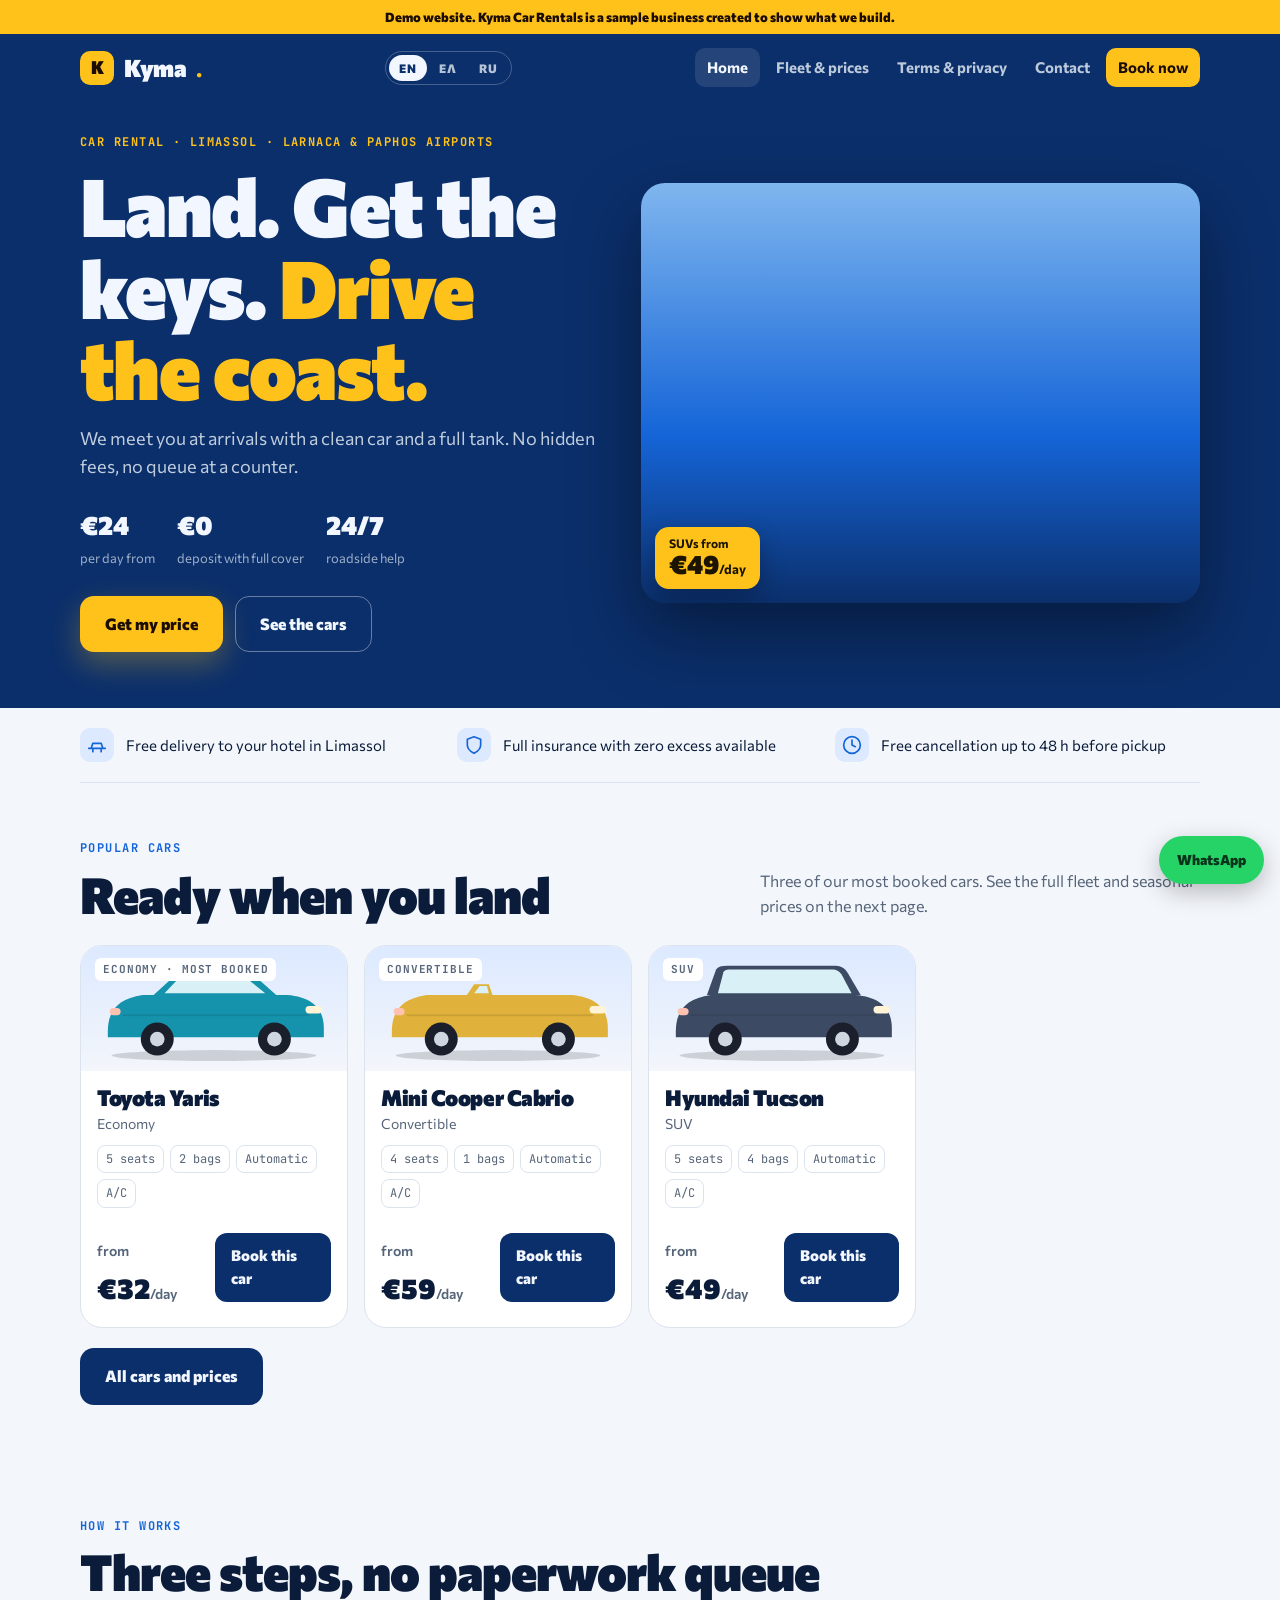
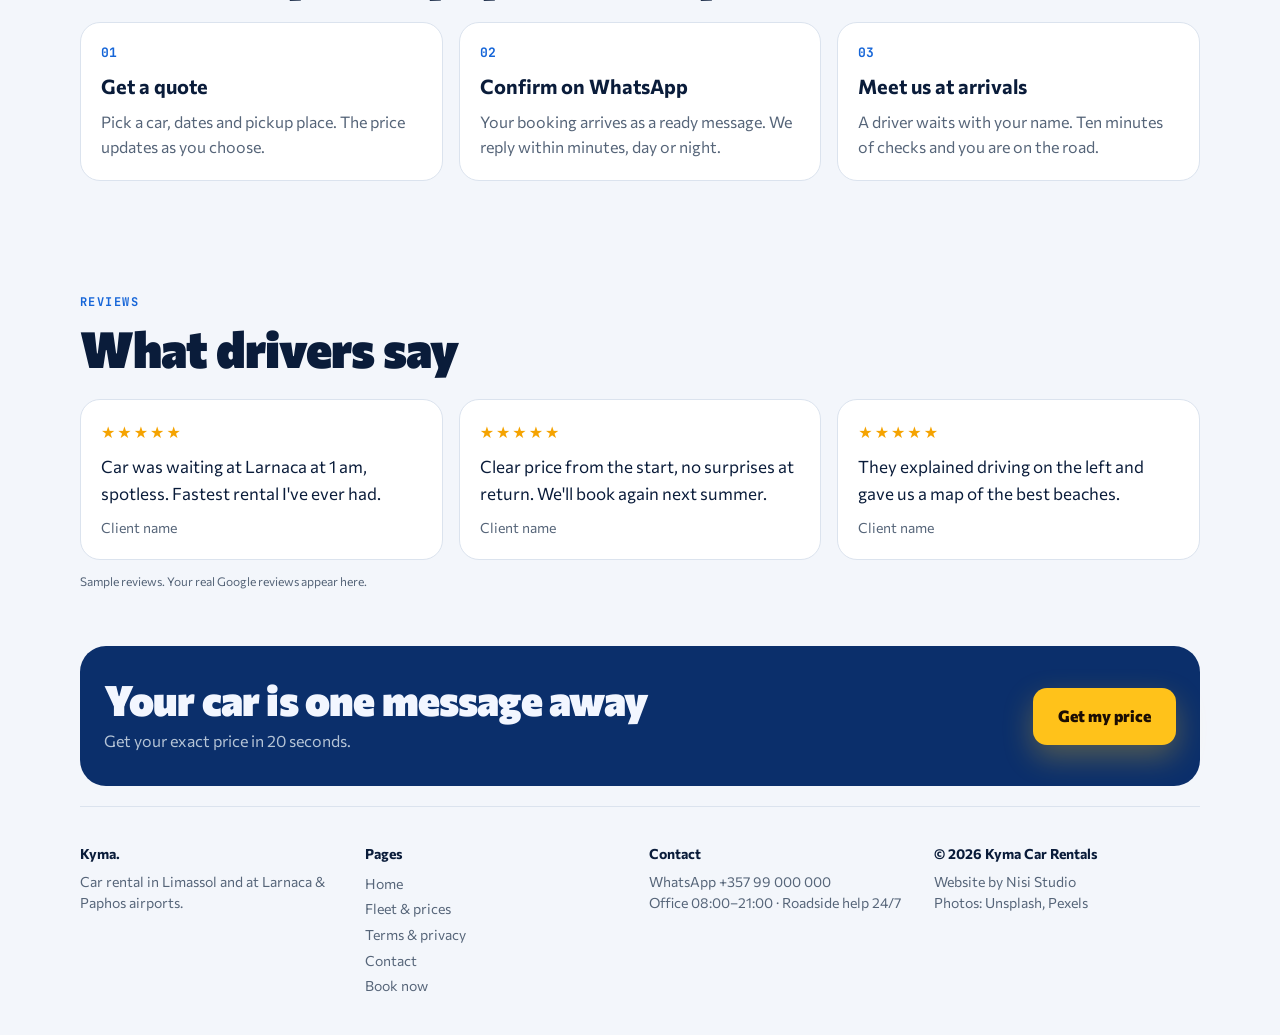
<file: demos/cars/index.html>
<!doctype html>
<html lang="en">
<head>
<meta charset="utf-8">
<meta name="viewport" content="width=device-width, initial-scale=1, viewport-fit=cover">
<title>Kyma Car Rentals</title>
<link rel="icon" href="../icons/cars-32.png" sizes="32x32" type="image/png">
<link rel="icon" href="../icons/cars.svg" type="image/svg+xml">
<link rel="apple-touch-icon" href="../icons/cars-180.png">
<meta name="description" content="Car rental in Limassol with meet-and-greet at Larnaca and Paphos airports. Instant price, book on WhatsApp.">
<link rel="preconnect" href="https://fonts.googleapis.com">
<link rel="preconnect" href="https://fonts.gstatic.com" crossorigin>
<link rel="stylesheet" href="https://fonts.googleapis.com/css2?family=Commissioner:wght@400;500;700;800;900&family=JetBrains+Mono:wght@500;700&display=swap">
<link rel="stylesheet" href="styles.css">
</head>
<body>

<div class="top">
<div class="wrap">
<div id="site-nav"></div>
<div class="hero">
  <div>
    <div class="eyebrow" data-i18n="eyebrow">Car rental · Limassol · Larnaca & Paphos airports</div>
    <h1 data-i18n="h1">Land. Get the keys. <span>Drive the coast.</span></h1>
    <p class="lead" data-i18n="lead">We meet you at arrivals with a clean car and a full tank.</p>
    <div class="badges">
      <div><b>€24</b><span data-i18n="b1">per day from</span></div>
      <div><b>€0</b><span data-i18n="b2">deposit with full cover</span></div>
      <div><b>24/7</b><span data-i18n="b3">roadside help</span></div>
    </div>
    <div class="ctas">
      <a class="btn btn-sun" href="booking.html" data-i18n="cta1">Get my price</a>
      <a class="btn btn-line" href="fleet.html" data-i18n="cta2">See the cars</a>
    </div>
  </div>
  <div class="scene">
    <img src="https://images.unsplash.com/photo-1768363341895-74756d1fc99d?auto=format&fit=crop&w=1200&h=900&q=72" alt="SUV parked by the sea" width="1200" height="900" onerror="this.remove()">
    <div class="scene-tag"><span data-i18n="tagL">SUVs from</span><b>€49<small data-i18n="day">/day</small></b></div>
  </div>
</div>
</div>
</div>

<main class="wrap" data-page="home">
  <div class="strip">
    <div><svg viewBox="0 0 24 24" fill="none" stroke="currentColor" stroke-width="2" stroke-linecap="round" stroke-linejoin="round" aria-hidden="true"><path d="M2 16h20M5 16l2-6h10l2 6M7 20v-4M17 20v-4"/></svg><span data-i18n="u1"></span></div>
    <div><svg viewBox="0 0 24 24" fill="none" stroke="currentColor" stroke-width="2" stroke-linecap="round" stroke-linejoin="round" aria-hidden="true"><path d="M12 22s8-4 8-10V5l-8-3-8 3v7c0 6 8 10 8 10Z"/></svg><span data-i18n="u2"></span></div>
    <div><svg viewBox="0 0 24 24" fill="none" stroke="currentColor" stroke-width="2" stroke-linecap="round" stroke-linejoin="round" aria-hidden="true"><path d="M12 6v6l4 2"/><circle cx="12" cy="12" r="10"/></svg><span data-i18n="u3"></span></div>
  </div>

  <section>
    <div class="sec-head">
      <div><div class="kicker" data-i18n="k1"></div><h2 data-i18n="homeFleetH"></h2></div>
      <p data-i18n="homeFleetP"></p>
    </div>
    <div class="fleet" id="featured"></div>
    <p style="margin-top:20px"><a class="btn btn-dark" href="fleet.html" data-i18n="allCars"></a></p>
  </section>

  <section>
    <div class="sec-head"><div><div class="kicker" data-i18n="k2"></div><h2 data-i18n="howH"></h2></div></div>
    <div class="steps">
      <div><em>01</em><b data-i18n="s1t"></b><p data-i18n="s1p"></p></div>
      <div><em>02</em><b data-i18n="s2t"></b><p data-i18n="s2p"></p></div>
      <div><em>03</em><b data-i18n="s3t"></b><p data-i18n="s3p"></p></div>
    </div>
  </section>

  <section>
    <div class="sec-head"><div><div class="kicker" data-i18n="k3"></div><h2 data-i18n="revH"></h2></div></div>
    <div class="reviews">
      <blockquote><span class="stars">★★★★★</span><p data-i18n="r1"></p><cite>Client name</cite></blockquote>
      <blockquote><span class="stars">★★★★★</span><p data-i18n="r2"></p><cite>Client name</cite></blockquote>
      <blockquote><span class="stars">★★★★★</span><p data-i18n="r3"></p><cite>Client name</cite></blockquote>
    </div>
    <p class="sample" data-i18n="sample"></p>
  </section>

  <div class="cta-band">
    <div><h2 data-i18n="ctaH"></h2><p data-i18n="ctaP"></p></div>
    <a class="btn btn-sun" href="booking.html" data-i18n="cta1"></a>
  </div>

  <footer class="site" id="site-footer"></footer>
</main>
<script src="app.js"></script>
</body>
</html>
</file>
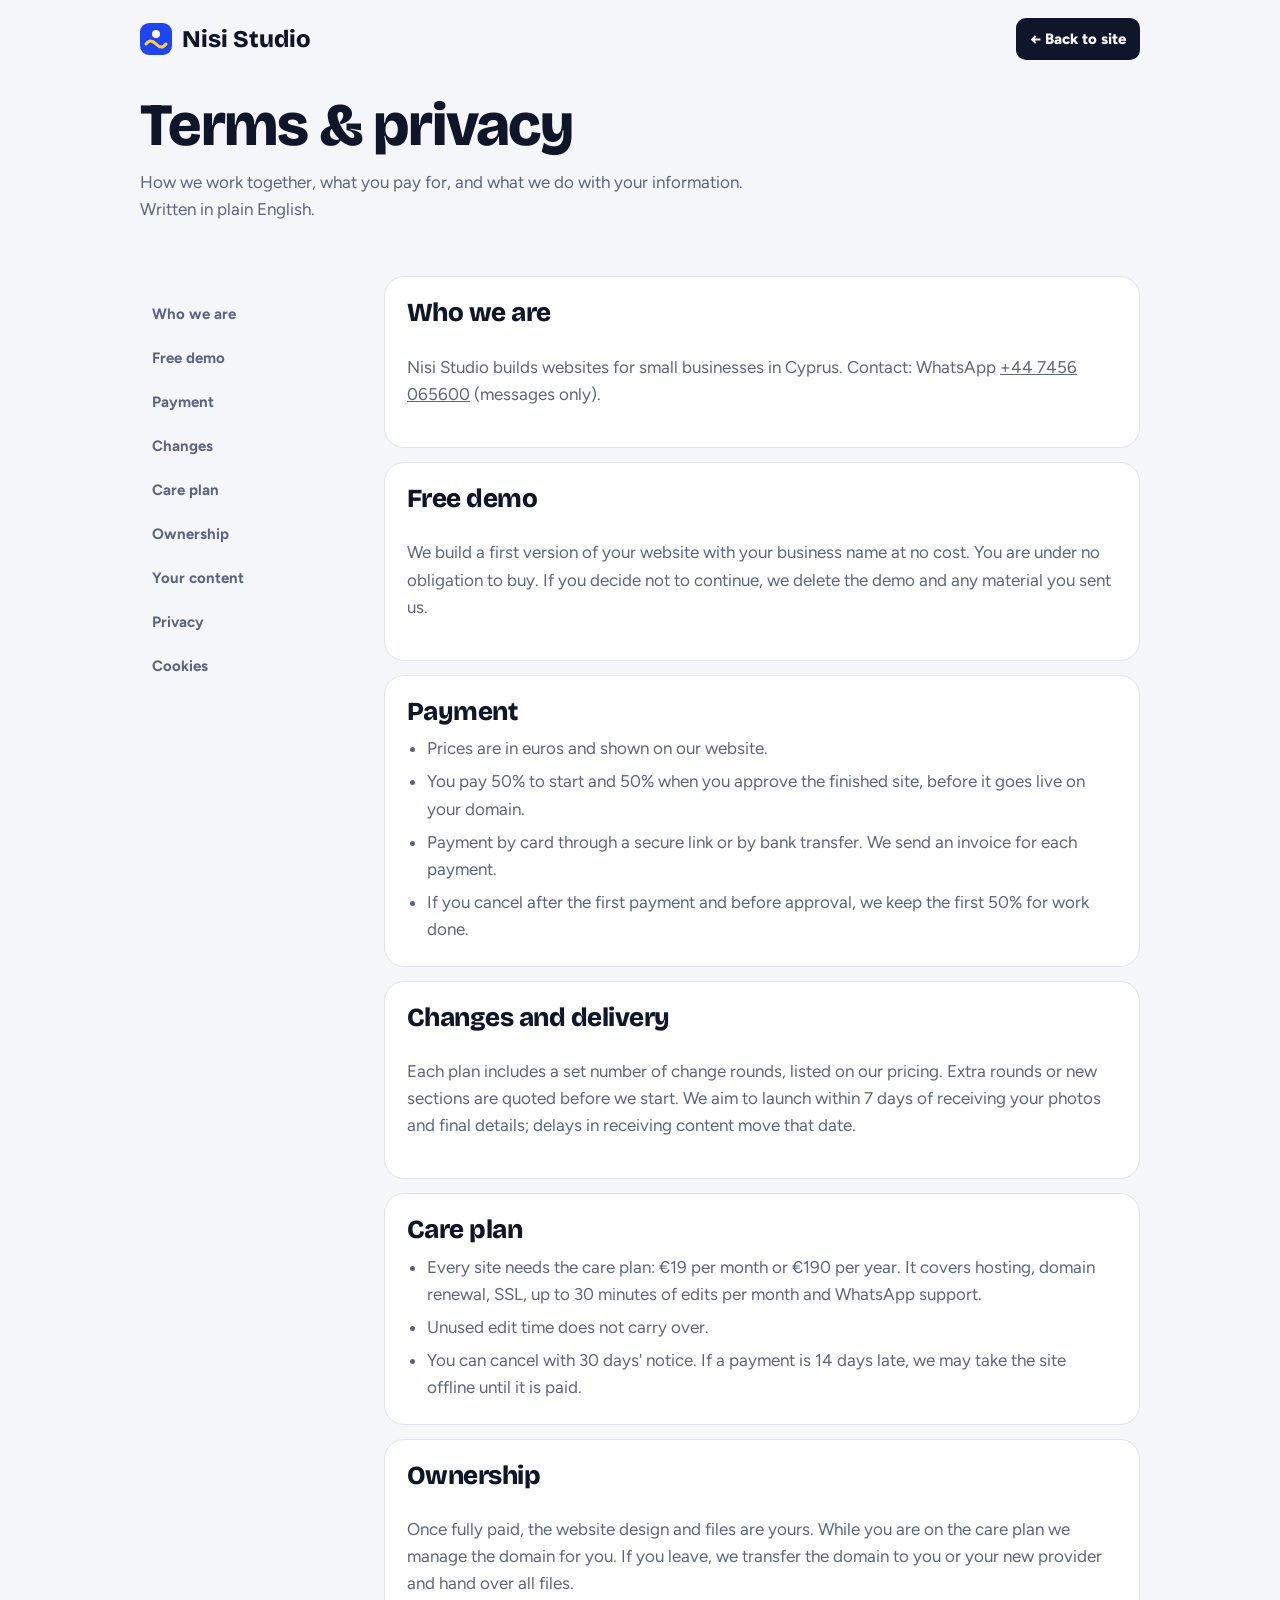
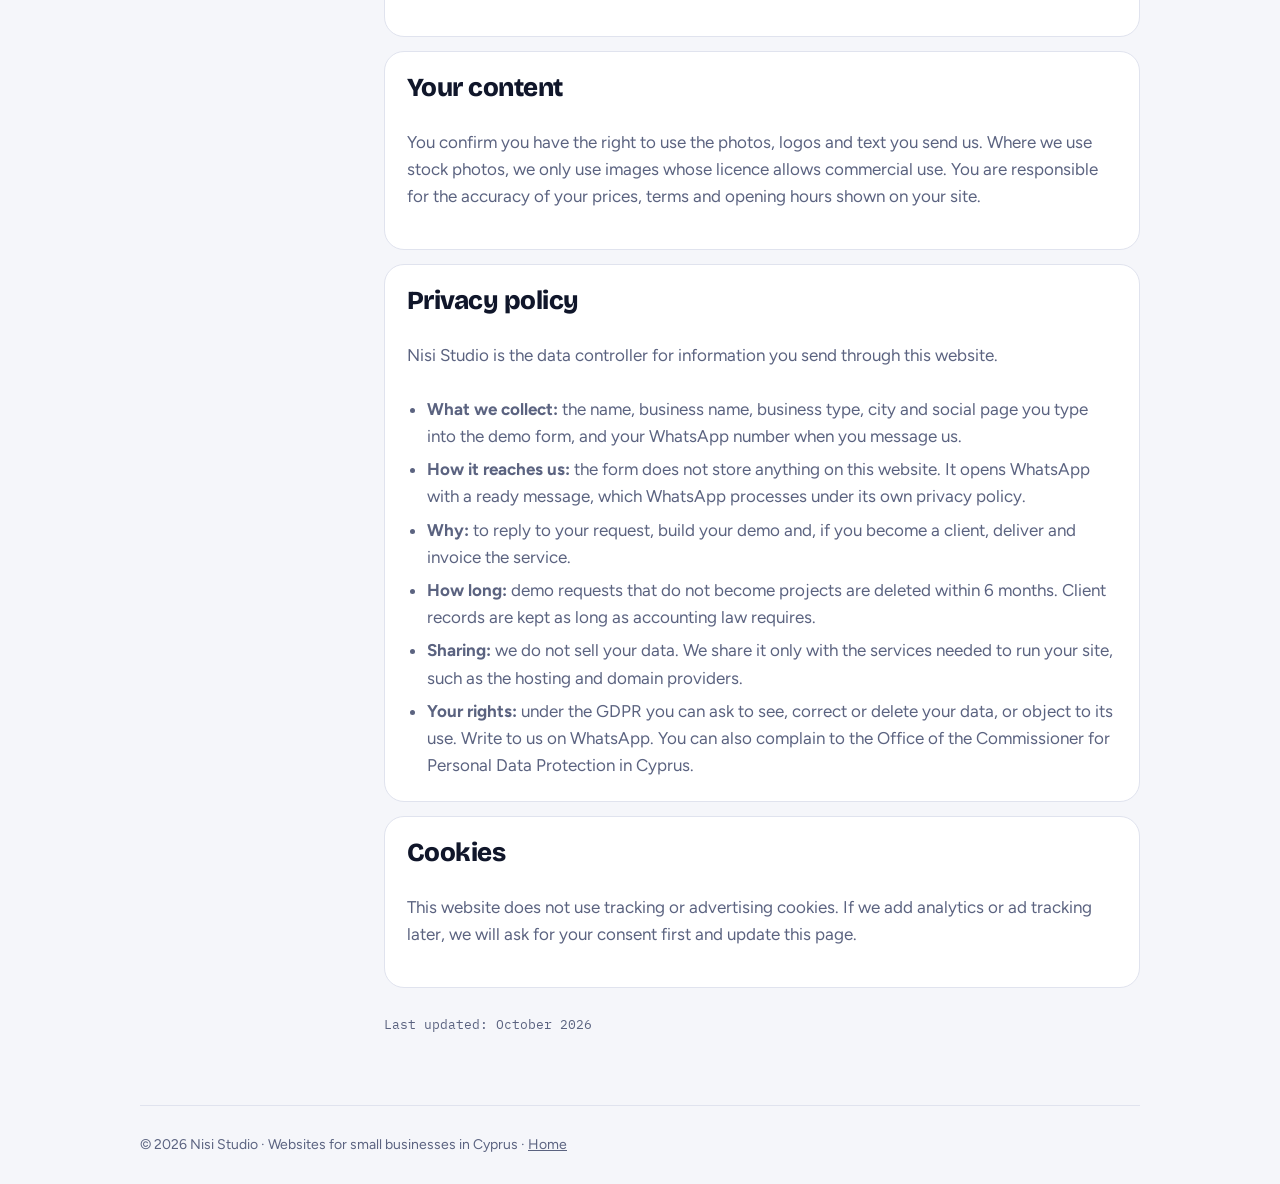
<file: legal.html>
<!doctype html>
<html lang="en">
<head>
<meta charset="utf-8">
<meta name="viewport" content="width=device-width, initial-scale=1, viewport-fit=cover">
<title>Terms & Privacy · Nisi Studio</title>
<link rel="icon" href="favicon-32.png" sizes="32x32" type="image/png">
<link rel="icon" href="favicon.svg" type="image/svg+xml">
<link rel="apple-touch-icon" href="apple-touch-icon.png">
<meta name="description" content="Terms of service and privacy policy of Nisi Studio, websites for small businesses in Cyprus.">
<link rel="preconnect" href="https://fonts.googleapis.com">
<link rel="preconnect" href="https://fonts.gstatic.com" crossorigin>
<link rel="stylesheet" href="https://fonts.googleapis.com/css2?family=Bricolage+Grotesque:opsz,wght@12..96,700;12..96,800&family=Figtree:wght@400;500;700;800&family=IBM+Plex+Mono:wght@500;600&display=swap">
<style>
:root{--bg:#f5f6fa;--surface:#ffffff;--ink:#10162a;--muted:#5b6380;--line:#e0e3ee;--cobalt:#1f45f0;--cobalt-soft:#e6ebff;--display:"Bricolage Grotesque","Segoe UI",system-ui,sans-serif;--body:"Figtree","Segoe UI",system-ui,sans-serif;--mono:"IBM Plex Mono",ui-monospace,Menlo,monospace;color-scheme:light}
@media (prefers-color-scheme: dark){:root:not([data-theme="light"]){--bg:#0b0f1d;--surface:#131a2e;--ink:#eef1fb;--muted:#a3abc8;--line:#232c47;--cobalt:#6f8bff;--cobalt-soft:#1b2550;color-scheme:dark}}
:root[data-theme="dark"]{--bg:#0b0f1d;--surface:#131a2e;--ink:#eef1fb;--muted:#a3abc8;--line:#232c47;--cobalt:#6f8bff;--cobalt-soft:#1b2550;color-scheme:dark}
*{box-sizing:border-box}
body{background:var(--bg);color:var(--ink);font-family:var(--body);font-size:17px;line-height:1.6;margin:0;padding-inline:16px;padding-block:0}
.wrap{max-width:1000px;margin-inline:auto}
nav{display:flex;align-items:center;justify-content:space-between;gap:12px;padding-block:18px;flex-wrap:wrap}
.logo{display:flex;align-items:center;gap:10px;font-family:var(--display);font-weight:800;font-size:24px;text-decoration:none;color:var(--ink)}
.logo svg{width:32px;height:32px}
.back{text-decoration:none;font-weight:800;background:var(--ink);color:var(--bg);padding:9px 14px;border-radius:10px;font-size:15px}
h1,h2{font-family:var(--display);font-weight:800;letter-spacing:-.02em;line-height:1.05;margin:0;text-wrap:balance}
h1{font-size:clamp(38px,7vw,60px);margin-top:16px}
.lead{color:var(--muted);margin-top:12px;max-width:56ch}
.layout{display:grid;gap:24px;padding-block:36px 56px}
@media (min-width:860px){.layout{grid-template-columns:220px 1fr;align-items:start}}
.toc{display:grid;gap:4px;position:sticky;top:calc(16px + env(safe-area-inset-top,0px))}
.toc a{text-decoration:none;color:var(--muted);font-weight:700;padding:8px 12px;border-radius:10px;font-size:15px}
.toc a:hover{background:var(--surface);color:var(--ink)}
@media (max-width:859px){.toc{position:static;display:flex;flex-wrap:wrap;gap:6px}.toc a{border:1px solid var(--line)}}
.prose{display:grid;gap:14px;min-width:0}
article{background:var(--surface);border:1px solid var(--line);border-radius:20px;padding:22px;display:grid;gap:10px;scroll-margin-top:20px}
article h2{font-size:26px}
article p,article li{color:var(--muted)}
ul{margin:0;padding-left:20px;display:grid;gap:6px}
.upd{font-family:var(--mono);font-size:13px;color:var(--muted)}
.notice{background:var(--cobalt-soft);color:var(--ink);border-radius:14px;padding:12px 16px;font-size:15px}
footer{padding-block:28px;border-top:1px solid var(--line);color:var(--muted);font-size:14px}
a{color:inherit}
:focus-visible{outline:2px solid var(--cobalt);outline-offset:3px;border-radius:4px}
</style>
</head>
<body>
<div class="wrap">
<nav aria-label="Main">
  <a class="logo" href="index.html"><svg viewBox="0 0 32 32" aria-hidden="true"><rect width="32" height="32" rx="9" fill="#1f45f0"/><path d="M6 21c3-4 6-4 10 0s7 4 10 0" stroke="#ffcf3a" stroke-width="3" fill="none" stroke-linecap="round"/><circle cx="16" cy="11" r="4" fill="#fff"/></svg>Nisi Studio</a>
  <a class="back" href="index.html">← Back to site</a>
</nav>
<h1>Terms & privacy</h1>
<p class="lead">How we work together, what you pay for, and what we do with your information. Written in plain English.</p>

<div class="layout">
  <nav class="toc" aria-label="Sections">
    <a href="#who">Who we are</a><a href="#demo">Free demo</a><a href="#payment">Payment</a><a href="#changes">Changes</a><a href="#care">Care plan</a><a href="#ownership">Ownership</a><a href="#content">Your content</a><a href="#privacy">Privacy</a><a href="#cookies">Cookies</a>
  </nav>
  <div class="prose">
    <article id="who"><h2>Who we are</h2><p>Nisi Studio builds websites for small businesses in Cyprus. Contact: WhatsApp <a href="https://wa.me/447456065600">+44 7456 065600</a> (messages only).</p></article>
    <article id="demo"><h2>Free demo</h2><p>We build a first version of your website with your business name at no cost. You are under no obligation to buy. If you decide not to continue, we delete the demo and any material you sent us.</p></article>
    <article id="payment"><h2>Payment</h2><ul><li>Prices are in euros and shown on our website.</li><li>You pay 50% to start and 50% when you approve the finished site, before it goes live on your domain.</li><li>Payment by card through a secure link or by bank transfer. We send an invoice for each payment.</li><li>If you cancel after the first payment and before approval, we keep the first 50% for work done.</li></ul></article>
    <article id="changes"><h2>Changes and delivery</h2><p>Each plan includes a set number of change rounds, listed on our pricing. Extra rounds or new sections are quoted before we start. We aim to launch within 7 days of receiving your photos and final details; delays in receiving content move that date.</p></article>
    <article id="care"><h2>Care plan</h2><ul><li>Every site needs the care plan: €19 per month or €190 per year. It covers hosting, domain renewal, SSL, up to 30 minutes of edits per month and WhatsApp support.</li><li>Unused edit time does not carry over.</li><li>You can cancel with 30 days' notice. If a payment is 14 days late, we may take the site offline until it is paid.</li></ul></article>
    <article id="ownership"><h2>Ownership</h2><p>Once fully paid, the website design and files are yours. While you are on the care plan we manage the domain for you. If you leave, we transfer the domain to you or your new provider and hand over all files.</p></article>
    <article id="content"><h2>Your content</h2><p>You confirm you have the right to use the photos, logos and text you send us. Where we use stock photos, we only use images whose licence allows commercial use. You are responsible for the accuracy of your prices, terms and opening hours shown on your site.</p></article>
    <article id="privacy"><h2>Privacy policy</h2>
      <p>Nisi Studio is the data controller for information you send through this website.</p>
      <ul>
        <li><b>What we collect:</b> the name, business name, business type, city and social page you type into the demo form, and your WhatsApp number when you message us.</li>
        <li><b>How it reaches us:</b> the form does not store anything on this website. It opens WhatsApp with a ready message, which WhatsApp processes under its own privacy policy.</li>
        <li><b>Why:</b> to reply to your request, build your demo and, if you become a client, deliver and invoice the service.</li>
        <li><b>How long:</b> demo requests that do not become projects are deleted within 6 months. Client records are kept as long as accounting law requires.</li>
        <li><b>Sharing:</b> we do not sell your data. We share it only with the services needed to run your site, such as the hosting and domain providers.</li>
        <li><b>Your rights:</b> under the GDPR you can ask to see, correct or delete your data, or object to its use. Write to us on WhatsApp. You can also complain to the Office of the Commissioner for Personal Data Protection in Cyprus.</li>
      </ul>
    </article>
    <article id="cookies"><h2>Cookies</h2><p>This website does not use tracking or advertising cookies. If we add analytics or ad tracking later, we will ask for your consent first and update this page.</p></article>
    <p class="upd">Last updated: October 2026</p>
  </div>
</div>
<footer>© 2026 Nisi Studio · Websites for small businesses in Cyprus · <a href="index.html">Home</a></footer>
</div>
</body>
</html>
</file>
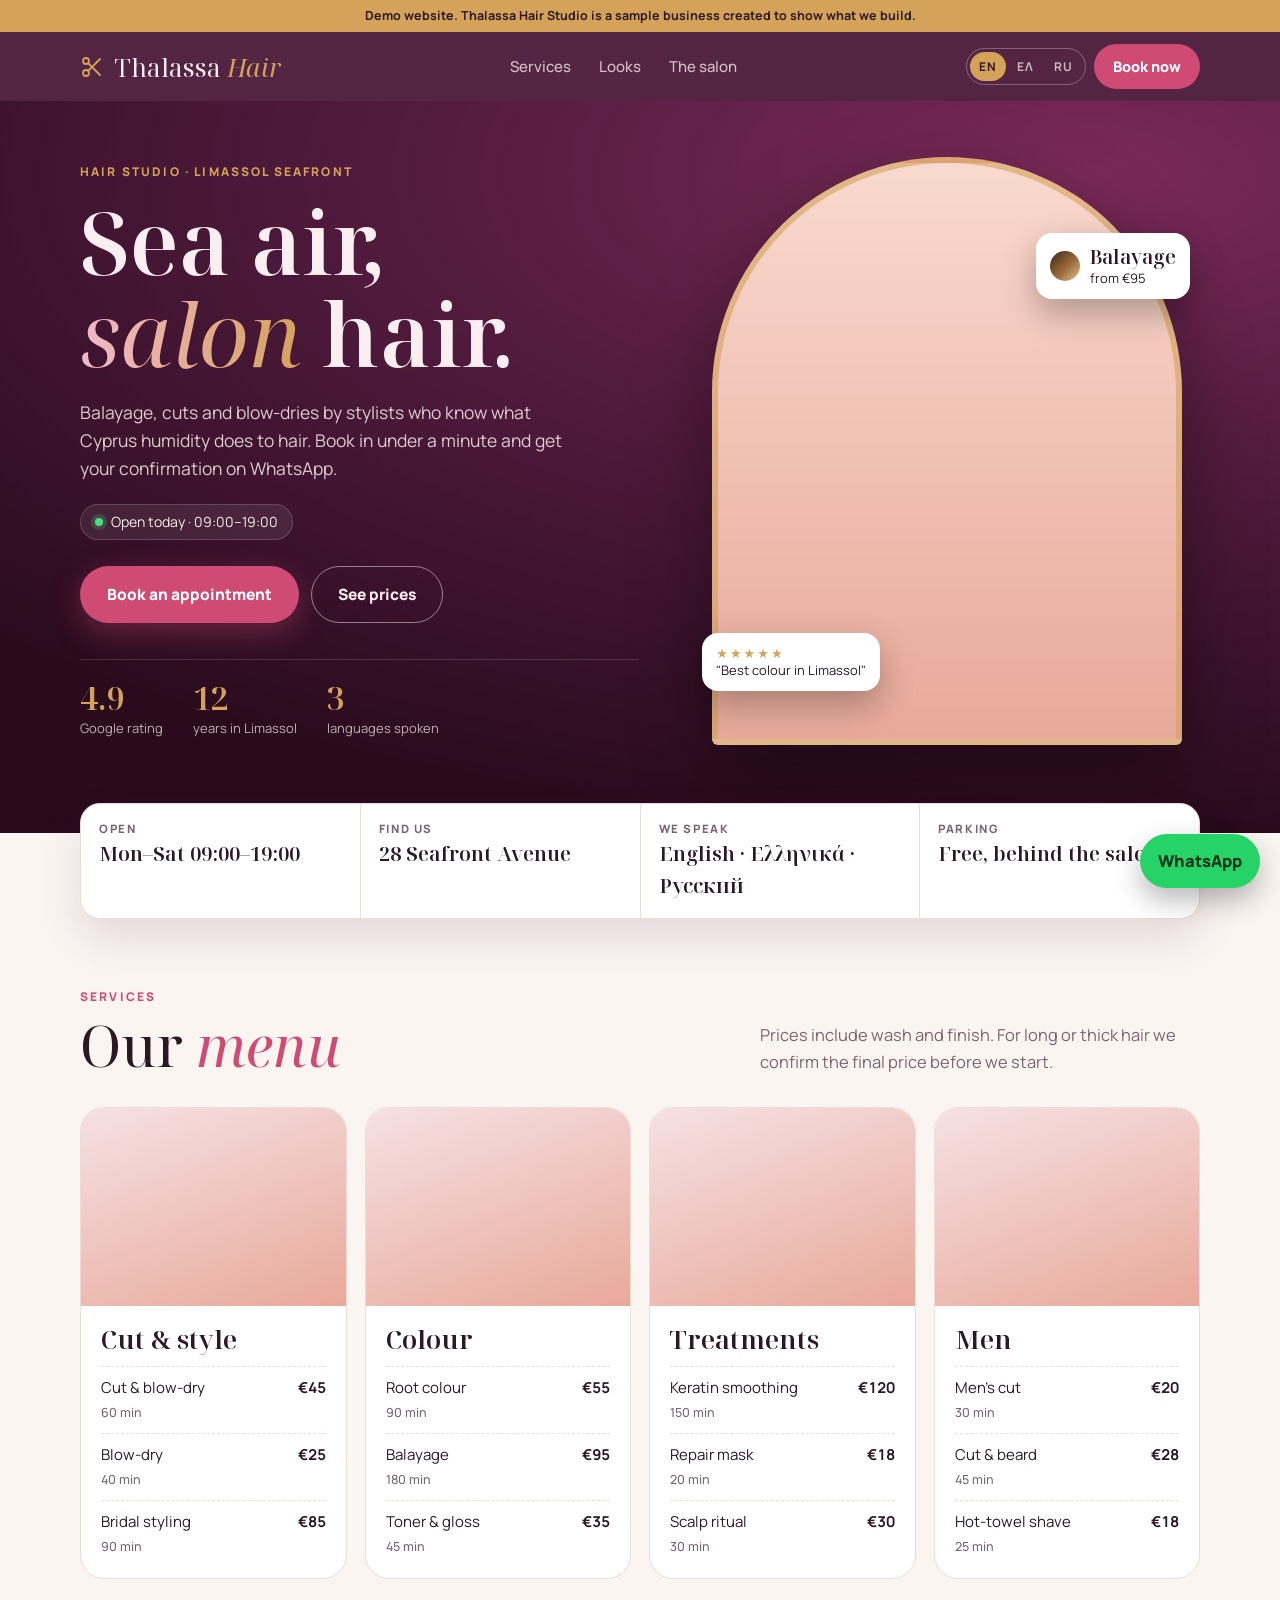
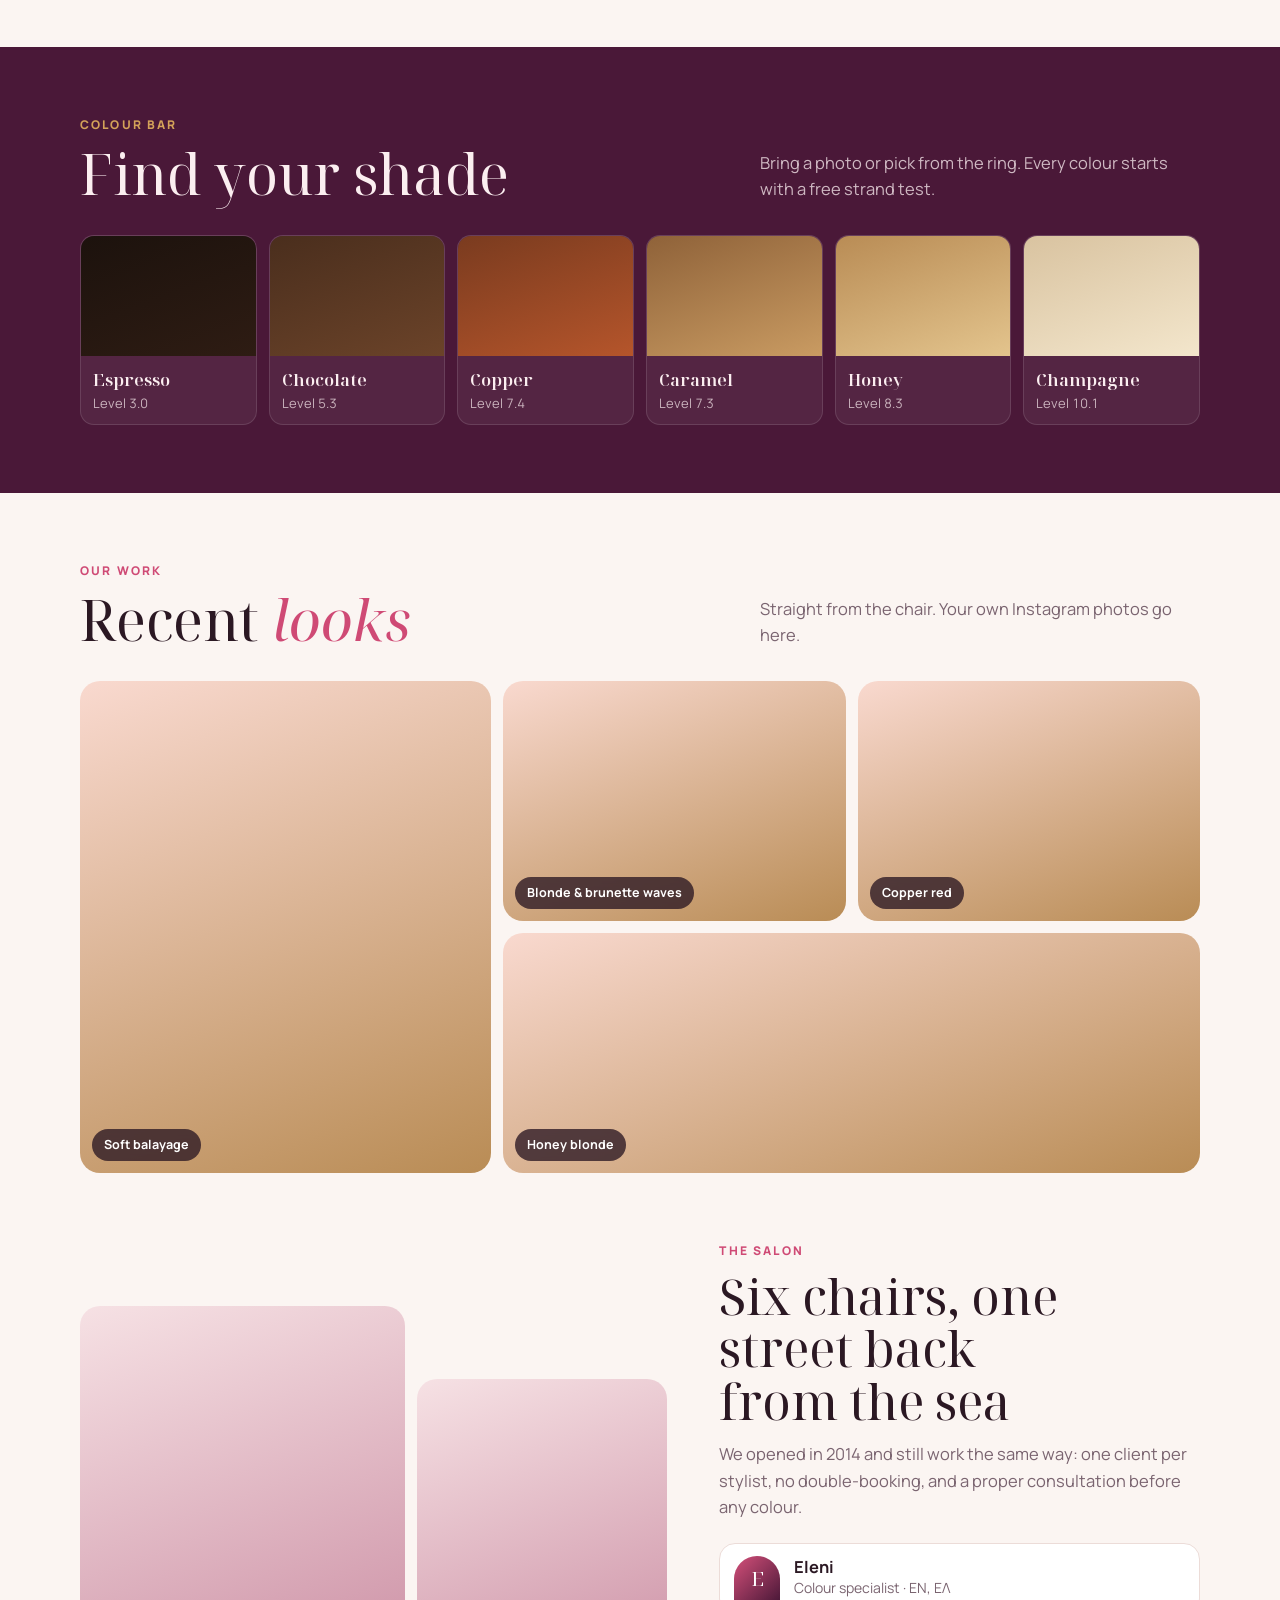
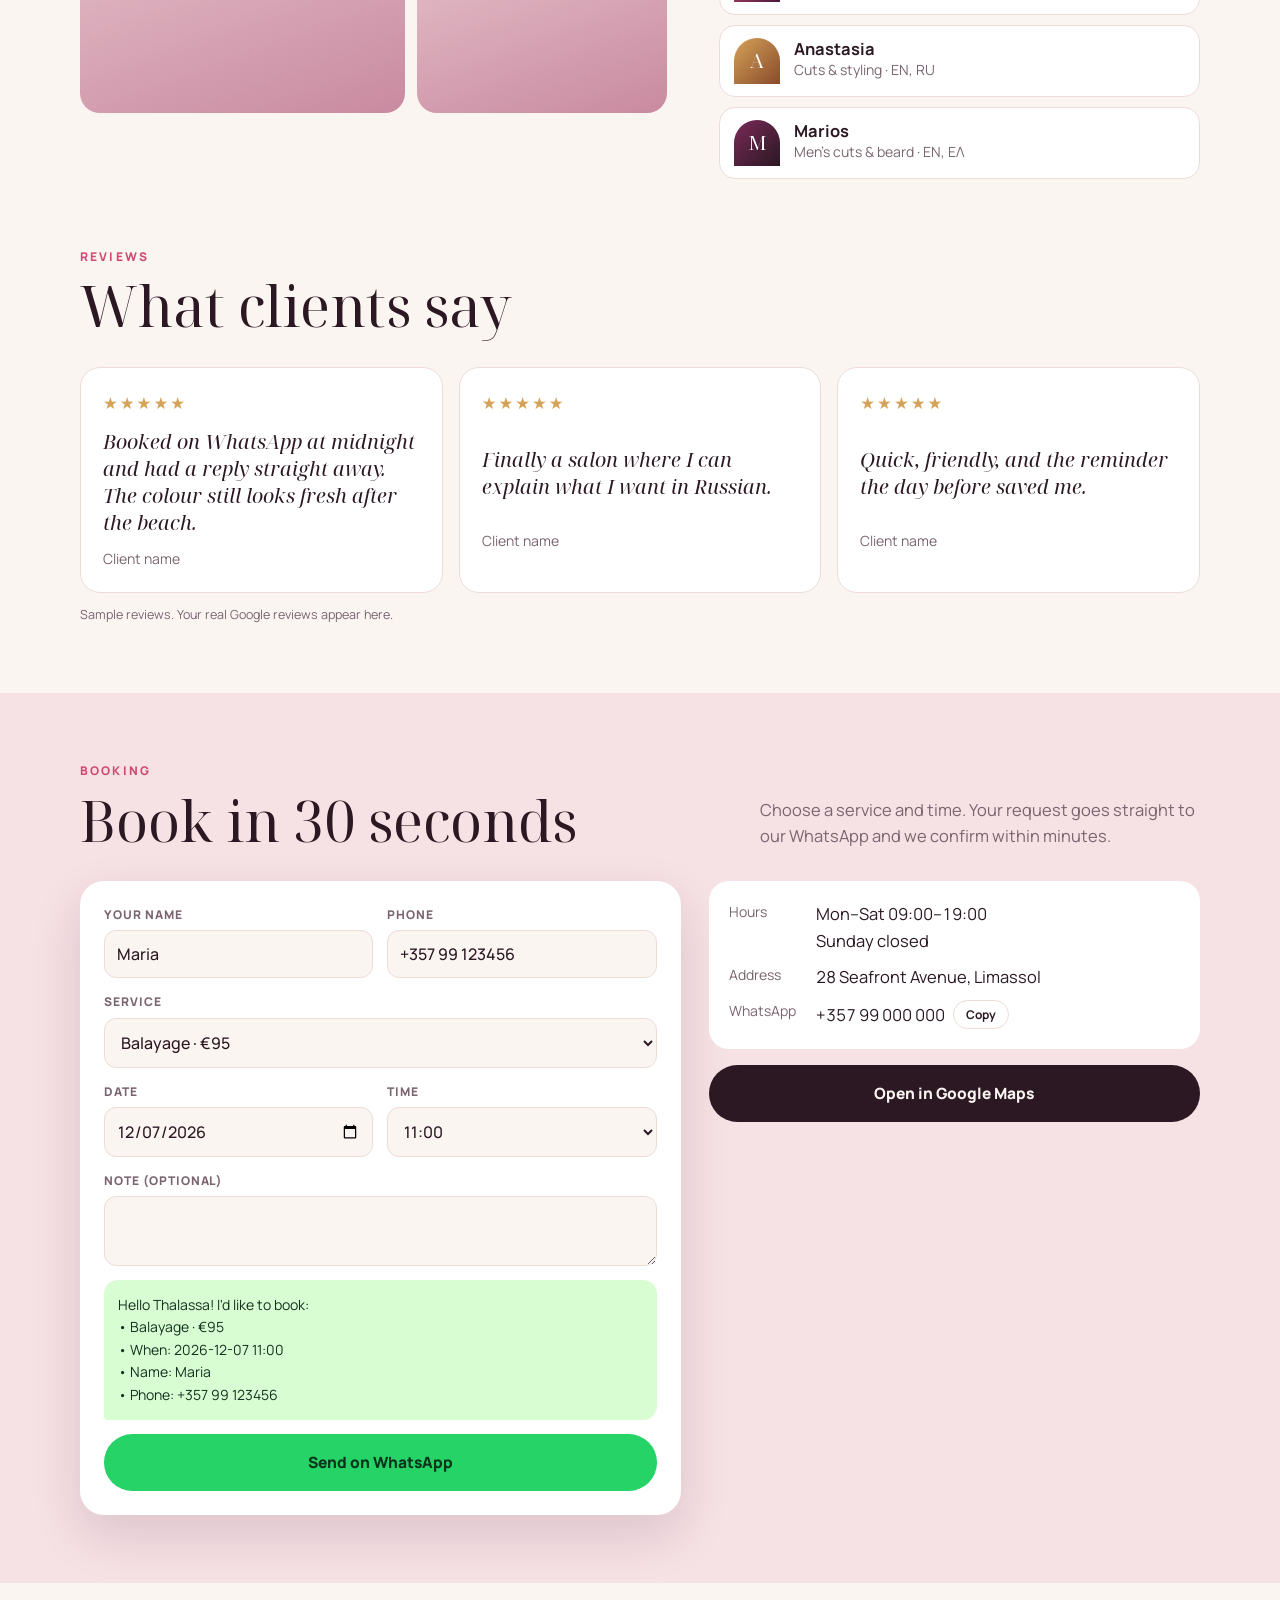
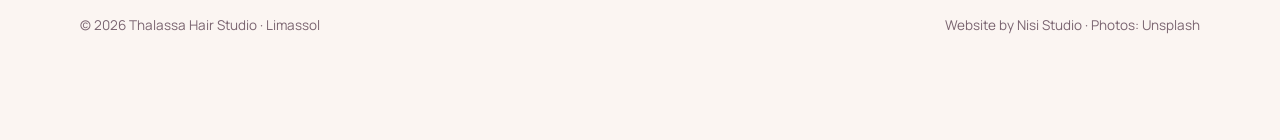
<file: demos/salon.html>
<!doctype html>
<html lang="en">
<head>
<meta charset="utf-8">
<meta name="viewport" content="width=device-width, initial-scale=1, viewport-fit=cover">
<title>Thalassa Hair Studio</title>
<link rel="icon" href="icons/salon-32.png" sizes="32x32" type="image/png">
<link rel="icon" href="icons/salon.svg" type="image/svg+xml">
<link rel="apple-touch-icon" href="icons/salon-180.png">
<meta name="description" content="Hair studio on the Limassol seafront. Balayage, cuts, blow-dries and treatments. Book on WhatsApp in English, Greek or Russian.">
<link rel="preconnect" href="https://fonts.googleapis.com">
<link rel="preconnect" href="https://fonts.gstatic.com" crossorigin>
<link rel="preconnect" href="https://images.unsplash.com">
<link rel="stylesheet" href="https://fonts.googleapis.com/css2?family=Noto+Serif+Display:ital,wght@0,400;0,600;1,400;1,600&family=Manrope:wght@400;500;700;800&display=swap">
<style>
/* Layout: plum hero band with a real salon photo in an arch frame; service cards led by photos; colour-shade ring as the salon detail; photo mosaic of recent looks; blush booking band that writes the WhatsApp message */
:root{
  --bg:#fbf5f2;
  --surface:#ffffff;
  --ink:#2b1823;
  --muted:#7a6470;
  --line:#ecdcd8;
  --plum:#4a1838;
  --rose:#cf4a75;
  --gold:#d4a259;
  --blush:#f6e1e4;
  --on-dark:#fbeef0;
  --display:"Noto Serif Display", "Playfair Display", Georgia, serif;
  --body:"Manrope", "Segoe UI", system-ui, sans-serif;
  color-scheme:light;
}
@media (prefers-color-scheme: dark){
  :root:not([data-theme="light"]){
    --bg:#1a0f15; --surface:#24151e; --ink:#f6e9ed; --muted:#bfa3b0; --line:#3a2430;
    --plum:#2e0f22; --rose:#ec7499; --gold:#e2b56f; --blush:#2c1a24; --on-dark:#fbeef0; color-scheme:dark;
  }
}
:root[data-theme="dark"]{
  --bg:#1a0f15; --surface:#24151e; --ink:#f6e9ed; --muted:#bfa3b0; --line:#3a2430;
  --plum:#2e0f22; --rose:#ec7499; --gold:#e2b56f; --blush:#2c1a24; --on-dark:#fbeef0; color-scheme:dark;
}
*{box-sizing:border-box}
html{scroll-behavior:smooth}
body{margin:0;background:var(--bg);color:var(--ink);font-family:var(--body);font-size:16.5px;line-height:1.6;padding-inline:16px;overflow-x:hidden}
.wrap{max-width:1120px;margin-inline:auto}
h1,h2,h3{font-family:var(--display);font-weight:400;text-wrap:balance;line-height:1.05;margin:0}
p{margin:0}
a{color:inherit}
img{max-width:100%;display:block}
button{font-family:inherit}
:focus-visible{outline:2px solid var(--gold);outline-offset:3px;border-radius:4px}
[hidden]{display:none!important}

.demo-bar{margin-inline:-16px;padding:6px 16px;background:var(--gold);color:#2b1823;font-size:12.5px;font-weight:700;text-align:center}

.head{position:sticky;top:0;z-index:10;margin-inline:-16px;padding-inline:16px;background:color-mix(in srgb,var(--plum) 94%,transparent);backdrop-filter:blur(10px);color:var(--on-dark)}
.head .wrap{display:flex;align-items:center;justify-content:space-between;gap:12px;padding-block:12px}
.logo{font-family:var(--display);font-size:25px;display:flex;align-items:center;gap:10px;text-decoration:none}
.logo svg{width:24px;height:24px}
.logo em{color:var(--gold)}
.nav{display:flex;gap:2px}
.nav a{text-decoration:none;font-weight:500;font-size:15px;padding:8px 13px;border-radius:999px;color:rgba(251,238,240,.78)}
.nav a:hover{color:var(--on-dark);background:rgba(255,255,255,.08)}
@media (max-width:880px){.nav{display:none}}
.tools{display:flex;gap:8px;align-items:center}
.langs{display:flex;gap:2px;border:1px solid rgba(251,238,240,.3);border-radius:999px;padding:3px}
.langs button{border:0;background:transparent;color:rgba(251,238,240,.75);font-weight:700;font-size:12px;letter-spacing:.08em;padding:6px 9px;border-radius:999px;cursor:pointer}
.langs button[aria-pressed="true"]{background:var(--gold);color:#2b1823}
.btn{display:inline-flex;align-items:center;justify-content:center;gap:8px;padding:15px 26px;border-radius:999px;font-weight:800;font-size:15.5px;text-decoration:none;border:1px solid transparent;cursor:pointer}
.btn-rose{background:var(--rose);color:#fff;box-shadow:0 10px 30px rgba(207,74,117,.35)}
.btn-line{border-color:rgba(251,238,240,.5);color:var(--on-dark)}
.btn-dark{background:var(--ink);color:var(--bg)}
.btn-wa{background:#25d366;color:#08341b;width:100%}
.head .btn{padding:10px 18px;font-size:14.5px;box-shadow:none}
@media (max-width:520px){.head .btn{display:none}}

/* hero */
.hero-bg{margin-inline:-16px;padding-inline:16px;background:radial-gradient(120% 90% at 85% 10%,#7a2a58 0%,var(--plum) 55%,#2a0b1e 100%);color:var(--on-dark);overflow:hidden}
.hero{display:grid;gap:36px;padding-block:32px 64px;align-items:center}
@media (min-width:900px){.hero{grid-template-columns:1.05fr .95fr;gap:56px;padding-block:56px 88px}}
.eyebrow{font-size:12px;letter-spacing:.18em;text-transform:uppercase;color:var(--gold);font-weight:800}
.hero h1{font-size:clamp(46px,8.6vw,88px);margin-top:14px;font-weight:600}
.hero h1 em{font-style:italic;font-weight:400;background:linear-gradient(90deg,#f2b8c9,var(--gold));-webkit-background-clip:text;background-clip:text;color:transparent}
.lead{color:rgba(251,238,240,.84);margin-top:18px;max-width:44ch;font-size:17.5px}
.status{display:inline-flex;align-items:center;gap:8px;margin-top:22px;font-size:14px;background:rgba(255,255,255,.08);border:1px solid rgba(255,255,255,.16);padding:6px 14px;border-radius:999px}
.dot{width:8px;height:8px;border-radius:50%;background:#4ade80;box-shadow:0 0 0 4px rgba(74,222,128,.2)}
.ctas{display:flex;gap:12px;flex-wrap:wrap;margin-top:26px}
.stats{display:flex;gap:30px;margin-top:36px;flex-wrap:wrap;padding-top:22px;border-top:1px solid rgba(255,255,255,.14)}
.stats b{display:block;font-family:var(--display);font-size:32px;color:var(--gold);font-weight:600;line-height:1}
.stats span{font-size:13px;color:rgba(251,238,240,.72)}
.visual{position:relative;max-width:470px;width:100%;justify-self:center}
.frame{aspect-ratio:4/5;border-radius:999px 999px 26px 26px;overflow:hidden;background:linear-gradient(180deg,#f9d9cf,#e8a99a);box-shadow:0 30px 80px rgba(0,0,0,.4);border:6px solid rgba(212,162,89,.6)}
.frame img{width:100%;height:100%;object-fit:cover}
.chip{position:absolute;background:var(--surface);color:var(--ink);border-radius:16px;padding:12px 14px;font-size:13px;box-shadow:0 14px 34px rgba(0,0,0,.28);display:flex;align-items:center;gap:10px;line-height:1.3}
.chip b{font-family:var(--display);font-size:19px;font-weight:600}
.chip.c1{left:-10px;bottom:54px}
.chip.c2{right:-8px;top:76px}
.sw{width:30px;height:30px;border-radius:50%;background:linear-gradient(135deg,#3b2417,#9a6a3c 55%,#e8c48b)}
.stars{color:var(--gold);letter-spacing:2px}
@media (max-width:480px){.chip.c1{left:0}.chip.c2{right:0}}

.strip{display:grid;grid-template-columns:repeat(auto-fit,minmax(210px,1fr));gap:1px;background:var(--line);border:1px solid var(--line);border-radius:20px;overflow:hidden;margin-top:-30px;position:relative;z-index:2;box-shadow:0 20px 44px rgba(74,24,56,.12)}
.strip>div{background:var(--surface);padding:16px 18px}
.strip span{display:block;font-size:11.5px;letter-spacing:.14em;text-transform:uppercase;color:var(--muted);font-weight:800}
.strip b{font-family:var(--display);font-size:20px;font-weight:600}

section{padding-block:68px}
.sec-head{display:flex;flex-wrap:wrap;justify-content:space-between;align-items:end;gap:14px;margin-bottom:32px}
.sec-head h2{font-size:clamp(36px,6vw,56px)}
.sec-head h2 em{color:var(--rose)}
.sec-head p{color:var(--muted);max-width:44ch}
.kicker{font-size:12px;letter-spacing:.18em;text-transform:uppercase;color:var(--rose);font-weight:800;margin-bottom:10px}

/* services */
.svc{display:grid;gap:18px;grid-template-columns:repeat(auto-fit,minmax(240px,1fr))}
.card{background:var(--surface);border:1px solid var(--line);border-radius:24px;overflow:hidden;display:flex;flex-direction:column}
.card .ph{aspect-ratio:4/3;background:linear-gradient(160deg,var(--blush),#e8a99a);overflow:hidden}
.card .ph img{width:100%;height:100%;object-fit:cover}
.card .in{padding:20px;display:grid;gap:12px;align-content:start}
.card h3{font-size:26px;font-weight:600}
.card ul{list-style:none;margin:0;padding:0;display:grid;gap:9px}
.card li{display:flex;justify-content:space-between;gap:12px;border-top:1px dashed var(--line);padding-top:9px;font-size:15px}
.card li span:first-child{min-width:0}
.card li b{font-variant-numeric:tabular-nums;white-space:nowrap}
.card li small{color:var(--muted);font-weight:500}

/* colour bar */
.colour{margin-inline:-16px;padding-inline:16px;background:var(--plum);color:var(--on-dark)}
.colour .sec-head p{color:rgba(251,238,240,.75)}
.colour .kicker{color:var(--gold)}
.fan{display:grid;grid-template-columns:repeat(auto-fit,minmax(120px,1fr));gap:12px}
.lock{border-radius:14px;overflow:hidden;background:rgba(255,255,255,.06);border:1px solid rgba(255,255,255,.12)}
.lock i{display:block;height:120px}
.lock div{padding:10px 12px;font-size:13px}
.lock b{display:block;font-family:var(--display);font-size:17px;font-weight:600}
.lock span{color:rgba(251,238,240,.7);font-variant-numeric:tabular-nums}

/* looks mosaic */
.looks{display:grid;gap:12px;grid-template-columns:1.2fr 1fr 1fr;grid-template-rows:240px 240px}
.look{position:relative;border-radius:20px;overflow:hidden;background:linear-gradient(160deg,#f9d9cf,#b98c55)}
.look:first-child{grid-row:1/3}
.look:last-child{grid-column:2/4}
.look img{width:100%;height:100%;object-fit:cover}
.look span{position:absolute;left:12px;bottom:12px;background:rgba(43,24,35,.78);color:#fff;font-size:12.5px;font-weight:700;padding:6px 12px;border-radius:999px;backdrop-filter:blur(4px)}
@media (max-width:760px){.looks{grid-template-columns:1fr 1fr;grid-template-rows:auto}.look{aspect-ratio:3/4}.look:first-child{grid-row:auto}.look:last-child{grid-column:auto}}

/* the salon */
.place{display:grid;gap:28px;align-items:center}
@media (min-width:900px){.place{grid-template-columns:1.1fr .9fr;gap:52px}}
.duo{display:grid;grid-template-columns:1.3fr 1fr;gap:12px;align-items:end}
.duo figure{margin:0;border-radius:20px;overflow:hidden;background:linear-gradient(160deg,var(--blush),#c98aa0)}
.duo figure:first-child{aspect-ratio:4/5}
.duo figure:last-child{aspect-ratio:3/4}
.duo img{width:100%;height:100%;object-fit:cover}
.place h2{font-size:clamp(34px,5.4vw,50px)}
.place p{color:var(--muted);margin-top:14px;max-width:48ch}
.team{display:grid;gap:10px;margin-top:22px}
.member{display:flex;gap:14px;align-items:center;background:var(--surface);border:1px solid var(--line);border-radius:16px;padding:12px 14px}
.mono{flex:none;width:46px;height:46px;border-radius:999px 999px 10px 10px;display:grid;place-items:center;font-family:var(--display);font-size:20px;color:#fff}
.member p{color:var(--muted);font-size:14px;margin:0}
.member b{display:block;line-height:1.2}

.reviews{display:grid;gap:16px;grid-template-columns:repeat(auto-fit,minmax(250px,1fr))}
blockquote{margin:0;padding:22px;background:var(--surface);border:1px solid var(--line);border-radius:20px;display:grid;gap:12px}
blockquote p{font-family:var(--display);font-size:20px;line-height:1.35;font-style:italic}
blockquote cite{font-style:normal;color:var(--muted);font-size:14px}
.sample{font-size:12.5px;color:var(--muted);margin-top:12px}

.book-bg{margin-inline:-16px;padding-inline:16px;background:var(--blush)}
.book{display:grid;gap:28px}
@media (min-width:900px){.book{grid-template-columns:1.1fr .9fr}}
form{display:grid;gap:14px;background:var(--surface);border-radius:24px;padding:24px;box-shadow:0 20px 50px rgba(74,24,56,.14)}
.row{display:grid;gap:14px;grid-template-columns:1fr 1fr}
@media (max-width:440px){.row{grid-template-columns:1fr}}
label{display:grid;gap:6px;font-size:12px;font-weight:800;letter-spacing:.08em;text-transform:uppercase;color:var(--muted)}
input,select,textarea{font:500 16px var(--body);color:var(--ink);background:var(--bg);border:1px solid var(--line);border-radius:12px;padding:12px;width:100%;min-width:0;text-transform:none;letter-spacing:0}
textarea{resize:vertical;min-height:70px}
.preview{font-size:14px;background:#d9fdd3;color:#14301f;border-radius:14px 14px 14px 4px;padding:14px;white-space:pre-wrap}
.info{display:grid;gap:16px;align-content:start}
.info .box{background:var(--surface);border-radius:20px;padding:20px}
.info dl{display:grid;grid-template-columns:auto 1fr;gap:10px 20px;margin:0}
.info dt{color:var(--muted);font-size:14px}
.info dd{margin:0;font-variant-numeric:tabular-nums}
.copyline{display:flex;gap:8px;align-items:center;flex-wrap:wrap}
.copyline button{font:700 12px var(--body);border:1px solid var(--line);background:transparent;color:var(--ink);border-radius:999px;padding:5px 12px;cursor:pointer}

footer{padding-block:32px 104px;color:var(--muted);font-size:13.5px;display:flex;justify-content:space-between;flex-wrap:wrap;gap:8px}
.bar{position:fixed;left:12px;right:12px;bottom:calc(12px + env(safe-area-inset-bottom,0px));z-index:9;display:grid;grid-template-columns:1fr auto;gap:8px}
.bar a{text-decoration:none;text-align:center;font-weight:800;padding:14px 18px;border-radius:999px;box-shadow:0 12px 28px rgba(0,0,0,.28)}
.bar a:first-child{background:var(--rose);color:#fff}
.bar a:last-child{background:#25d366;color:#08341b}
@media (min-width:881px){.bar{left:auto;right:20px;grid-template-columns:auto}.bar a:first-child{display:none}}
@media (prefers-reduced-motion:no-preference){
  .btn,.card{transition:transform .2s}.btn:hover{transform:translateY(-2px)}.card:hover{transform:translateY(-4px)}
  .card .ph img,.look img{transition:transform .6s}.card:hover .ph img,.look:hover img{transform:scale(1.05)}
}
@media (prefers-reduced-motion:reduce){html{scroll-behavior:auto}}
</style>
</head>
<body>
<div class="demo-bar" data-i18n="demo">Demo website. Thalassa Hair Studio is a sample business created to show what we build.</div>

<header class="head">
  <div class="wrap">
    <a class="logo" href="#top"><svg viewBox="0 0 24 24" fill="none" stroke="#d4a259" stroke-width="1.8" stroke-linecap="round" aria-hidden="true"><circle cx="6" cy="6" r="3"/><circle cx="6" cy="18" r="3"/><path d="M8.1 8.1 20 20M8.1 15.9 20 4"/></svg><span>Thalassa <em>Hair</em></span></a>
    <nav class="nav" aria-label="Main"><a href="#prices" data-i18n="navS">Services</a><a href="#looks" data-i18n="navL">Looks</a><a href="#salon" data-i18n="navP">The salon</a></nav>
    <div class="tools">
      <div class="langs" role="group" aria-label="Language">
        <button type="button" data-lang="en" aria-pressed="true">EN</button><button type="button" data-lang="el" aria-pressed="false">ΕΛ</button><button type="button" data-lang="ru" aria-pressed="false">RU</button>
      </div>
      <a class="btn btn-rose" href="#book" data-i18n="navB">Book now</a>
    </div>
  </div>
</header>

<div class="hero-bg" id="top">
<div class="wrap">
<div class="hero">
  <div>
    <div class="eyebrow" data-i18n="eyebrow">Hair studio · Limassol seafront</div>
    <h1 data-i18n="h1" data-html>Sea air, <em>salon</em> hair.</h1>
    <p class="lead" data-i18n="lead">Balayage, cuts and blow-dries by stylists who know what Cyprus humidity does to hair. Book in under a minute and get your confirmation on WhatsApp.</p>
    <div class="status"><span class="dot"></span><span id="status-text">Open today · 09:00–19:00</span></div>
    <div class="ctas">
      <a class="btn btn-rose" href="#book" data-i18n="cta1">Book an appointment</a>
      <a class="btn btn-line" href="#prices" data-i18n="cta2">See prices</a>
    </div>
    <div class="stats">
      <div><b>4.9</b><span data-i18n="s1">Google rating</span></div>
      <div><b>12</b><span data-i18n="s2">years in Limassol</span></div>
      <div><b>3</b><span data-i18n="s3">languages spoken</span></div>
    </div>
  </div>
  <div class="visual">
    <div class="frame"><img src="https://images.unsplash.com/photo-1629397685944-7073f5589754?auto=format&fit=crop&w=1000&h=1250&q=72" alt="Stylist curling a client's hair in the salon" width="1000" height="1250" onerror="this.remove()"></div>
    <div class="chip c2"><span class="sw"></span><div><b>Balayage</b><br><span data-i18n="chip2">from €95</span></div></div>
    <div class="chip c1"><div><span class="stars">★★★★★</span><br><span data-i18n="chip1">"Best colour in Limassol"</span></div></div>
  </div>
</div>
</div>
</div>

<div class="wrap">
  <div class="strip">
    <div><span data-i18n="st1">Open</span><b data-i18n="st1v">Mon–Sat 09:00–19:00</b></div>
    <div><span data-i18n="st2">Find us</span><b>28 Seafront Avenue</b></div>
    <div><span data-i18n="st3">We speak</span><b>English · Ελληνικά · Русский</b></div>
    <div><span data-i18n="st4">Parking</span><b data-i18n="st4v">Free, behind the salon</b></div>
  </div>

  <section id="prices">
    <div class="sec-head">
      <div><div class="kicker" data-i18n="k1">Services</div><h2 data-i18n="pricesH" data-html>Our <em>menu</em></h2></div>
      <p data-i18n="pricesP">Prices include wash and finish. For long or thick hair we confirm the final price before we start.</p>
    </div>
    <div class="svc" id="menu"></div>
  </section>
</div>

<div class="colour">
<div class="wrap">
  <section>
    <div class="sec-head">
      <div><div class="kicker" data-i18n="k2">Colour bar</div><h2 data-i18n="colH">Find your shade</h2></div>
      <p data-i18n="colP">Bring a photo or pick from the ring. Every colour starts with a free strand test.</p>
    </div>
    <div class="fan" id="fan"></div>
  </section>
</div>
</div>

<div class="wrap">
  <section id="looks">
    <div class="sec-head">
      <div><div class="kicker" data-i18n="k3">Our work</div><h2 data-i18n="galH" data-html>Recent <em>looks</em></h2></div>
      <p data-i18n="galP">Straight from the chair. Your own Instagram photos go here.</p>
    </div>
    <div class="looks" id="gallery"></div>
  </section>

  <section id="salon" style="padding-top:0">
    <div class="place">
      <div class="duo">
        <figure><img src="https://images.unsplash.com/photo-1521590832167-7bcbfaa6381f?auto=format&fit=crop&w=900&h=1125&q=70" alt="Salon chairs facing a long mirror" loading="lazy" onerror="this.remove()"></figure>
        <figure><img src="https://images.unsplash.com/photo-1634449862841-8c6e970117e5?auto=format&fit=crop&w=700&h=930&q=70" alt="Salon reception with a chandelier" loading="lazy" onerror="this.remove()"></figure>
      </div>
      <div>
        <div class="kicker" data-i18n="k4">The salon</div>
        <h2 data-i18n="salonH">Six chairs, one street back from the sea</h2>
        <p data-i18n="salonP">We opened in 2014 and still work the same way: one client per stylist, no double-booking, and a proper consultation before any colour.</p>
        <div class="team">
          <div class="member"><div class="mono" style="background:linear-gradient(135deg,#d5507a,#4a1838)">E</div><div><b>Eleni</b><p data-i18n="t1">Colour specialist · EN, ΕΛ</p></div></div>
          <div class="member"><div class="mono" style="background:linear-gradient(135deg,#d4a259,#8a4b2a)">A</div><div><b>Anastasia</b><p data-i18n="t2">Cuts & styling · EN, RU</p></div></div>
          <div class="member"><div class="mono" style="background:linear-gradient(135deg,#7a2a58,#2b1823)">M</div><div><b>Marios</b><p data-i18n="t3">Men's cuts & beard · EN, ΕΛ</p></div></div>
        </div>
      </div>
    </div>
  </section>

  <section style="padding-top:0">
    <div class="sec-head"><div><div class="kicker" data-i18n="k5">Reviews</div><h2 data-i18n="revH">What clients say</h2></div></div>
    <div class="reviews">
      <blockquote><span class="stars">★★★★★</span><p data-i18n="r1">Booked on WhatsApp at midnight and had a reply straight away. The colour still looks fresh after the beach.</p><cite>Client name</cite></blockquote>
      <blockquote><span class="stars">★★★★★</span><p data-i18n="r2">Finally a salon where I can explain what I want in Russian.</p><cite>Client name</cite></blockquote>
      <blockquote><span class="stars">★★★★★</span><p data-i18n="r3">Quick, friendly, and the reminder the day before saved me.</p><cite>Client name</cite></blockquote>
    </div>
    <p class="sample" data-i18n="sample">Sample reviews. Your real Google reviews appear here.</p>
  </section>
</div>

<div class="book-bg" id="book">
<div class="wrap">
  <section>
    <div class="sec-head">
      <div><div class="kicker" data-i18n="k6">Booking</div><h2 data-i18n="bookH">Book in 30 seconds</h2></div>
      <p data-i18n="bookP">Choose a service and time. Your request goes straight to our WhatsApp and we confirm within minutes.</p>
    </div>
    <div class="book">
      <form id="form" novalidate>
        <div class="row">
          <label><span data-i18n="fName">Your name</span><input id="f-name" autocomplete="name" value="Maria"></label>
          <label><span data-i18n="fPhone">Phone</span><input id="f-phone" type="tel" autocomplete="tel" value="+357 99 123456"></label>
        </div>
        <label><span data-i18n="fService">Service</span><select id="f-service"></select></label>
        <div class="row">
          <label><span data-i18n="fDate">Date</span><input id="f-date" type="date"></label>
          <label><span data-i18n="fTime">Time</span><select id="f-time"></select></label>
        </div>
        <label><span data-i18n="fNote">Note (optional)</span><textarea id="f-note"></textarea></label>
        <div class="preview" id="preview"></div>
        <a class="btn btn-wa" id="wa-send" href="#" target="_blank" rel="noopener" data-i18n="send">Send on WhatsApp</a>
      </form>
      <div class="info">
        <div class="box">
          <dl>
            <dt data-i18n="hours">Hours</dt><dd data-i18n="hoursV" data-html>Mon–Sat 09:00–19:00<br>Sunday closed</dd>
            <dt data-i18n="addr">Address</dt><dd>28 Seafront Avenue, Limassol</dd>
            <dt>WhatsApp</dt><dd class="copyline"><span id="phone">+357 99 000 000</span><button type="button" id="copy" data-i18n="copy">Copy</button></dd>
          </dl>
        </div>
        <a class="btn btn-dark" href="https://www.google.com/maps/search/?api=1&query=Limassol+seafront" target="_blank" rel="noopener" data-i18n="map">Open in Google Maps</a>
      </div>
    </div>
  </section>
</div>
</div>

<div class="wrap">
<footer>
  <span>© 2026 Thalassa Hair Studio · Limassol</span>
  <span><span data-i18n="made">Website by Nisi Studio</span> · <span data-i18n="credit">Photos: Unsplash</span></span>
</footer>
</div>

<div class="bar"><a href="#book" data-i18n="navB">Book now</a><a id="fab" href="#" target="_blank" rel="noopener">WhatsApp</a></div>

<script>
const WA = "35799000000"; // client's WhatsApp number, digits only
const IMG=(id,w,h)=>`https://images.unsplash.com/photo-${id}?auto=format&fit=crop&w=${w}&h=${h}&q=70`;
const services = [
  {img:"1707720531504-ce087725861a", cat:{en:"Cut & style",el:"Κούρεμα & styling",ru:"Стрижка и укладка"}, items:[
    {n:{en:"Cut & blow-dry",el:"Κούρεμα & χτένισμα",ru:"Стрижка и укладка"}, p:45, d:60},
    {n:{en:"Blow-dry",el:"Χτένισμα",ru:"Укладка"}, p:25, d:40},
    {n:{en:"Bridal styling",el:"Νυφικό χτένισμα",ru:"Свадебная укладка"}, p:85, d:90}]},
  {img:"1785456411888-c2e842552820", cat:{en:"Colour",el:"Βαφή",ru:"Окрашивание"}, items:[
    {n:{en:"Root colour",el:"Βαφή ρίζας",ru:"Корни"}, p:55, d:90},
    {n:{en:"Balayage",el:"Balayage",ru:"Балаяж"}, p:95, d:180},
    {n:{en:"Toner & gloss",el:"Toner & gloss",ru:"Тонирование"}, p:35, d:45}]},
  {img:"1788005163247-b4637c63290b", cat:{en:"Treatments",el:"Θεραπείες",ru:"Уход"}, items:[
    {n:{en:"Keratin smoothing",el:"Κερατίνη",ru:"Кератин"}, p:120, d:150},
    {n:{en:"Repair mask",el:"Μάσκα επανόρθωσης",ru:"Маска"}, p:18, d:20},
    {n:{en:"Scalp ritual",el:"Περιποίηση τριχωτού",ru:"Уход за кожей головы"}, p:30, d:30}]},
  {img:"1599011176306-4a96f1516d4d", cat:{en:"Men",el:"Ανδρικά",ru:"Мужские"}, items:[
    {n:{en:"Men's cut",el:"Ανδρικό κούρεμα",ru:"Мужская стрижка"}, p:20, d:30},
    {n:{en:"Cut & beard",el:"Κούρεμα & γένια",ru:"Стрижка и борода"}, p:28, d:45},
    {n:{en:"Hot-towel shave",el:"Ξύρισμα με πετσέτα",ru:"Бритьё"}, p:18, d:25}]}
];
const shades = [
  {c:["#1c120d","#2e1c13"], n:"Espresso", l:"3.0"},
  {c:["#4a2e1d","#6b4329"], n:"Chocolate", l:"5.3"},
  {c:["#7a3b1f","#b5552b"], n:"Copper", l:"7.4"},
  {c:["#8f6239","#c99b62"], n:"Caramel", l:"7.3"},
  {c:["#b98c55","#e3c48d"], n:"Honey", l:"8.3"},
  {c:["#d9c3a0","#f3e6cc"], n:"Champagne", l:"10.1"}
];
const looks = [["1554519934-e32b1629d9ee",800,1000],["1785456283212-338f5bc44d50",700,500],["1672788709547-6d7f239972c3",700,500],["1605980766335-d3a41c7332a1",1200,520]];
const T = {
 en:{demo:"Demo website. Thalassa Hair Studio is a sample business created to show what we build.",navS:"Services",navL:"Looks",navP:"The salon",navB:"Book now",eyebrow:"Hair studio · Limassol seafront",h1:"Sea air, <em>salon</em> hair.",lead:"Balayage, cuts and blow-dries by stylists who know what Cyprus humidity does to hair. Book in under a minute and get your confirmation on WhatsApp.",cta1:"Book an appointment",cta2:"See prices",s1:"Google rating",s2:"years in Limassol",s3:"languages spoken",chip1:"\"Best colour in Limassol\"",chip2:"from €95",st1:"Open",st1v:"Mon–Sat 09:00–19:00",st2:"Find us",st3:"We speak",st4:"Parking",st4v:"Free, behind the salon",k1:"Services",pricesH:"Our <em>menu</em>",pricesP:"Prices include wash and finish. For long or thick hair we confirm the final price before we start.",k2:"Colour bar",colH:"Find your shade",colP:"Bring a photo or pick from the ring. Every colour starts with a free strand test.",level:"Level",k3:"Our work",galH:"Recent <em>looks</em>",galP:"Straight from the chair. Your own Instagram photos go here.",g:["Soft balayage","Blonde & brunette waves","Copper red","Honey blonde"],k4:"The salon",salonH:"Six chairs, one street back from the sea",salonP:"We opened in 2014 and still work the same way: one client per stylist, no double-booking, and a proper consultation before any colour.",t1:"Colour specialist · EN, ΕΛ",t2:"Cuts & styling · EN, RU",t3:"Men's cuts & beard · EN, ΕΛ",k5:"Reviews",revH:"What clients say",r1:"Booked on WhatsApp at midnight and had a reply straight away. The colour still looks fresh after the beach.",r2:"Finally a salon where I can explain what I want in Russian.",r3:"Quick, friendly, and the reminder the day before saved me.",sample:"Sample reviews. Your real Google reviews appear here.",k6:"Booking",bookH:"Book in 30 seconds",bookP:"Choose a service and time. Your request goes straight to our WhatsApp and we confirm within minutes.",fName:"Your name",fPhone:"Phone",fService:"Service",fDate:"Date",fTime:"Time",fNote:"Note (optional)",send:"Send on WhatsApp",hours:"Hours",hoursV:"Mon–Sat 09:00–19:00<br>Sunday closed",addr:"Address",copy:"Copy",copied:"Copied",map:"Open in Google Maps",made:"Website by Nisi Studio",credit:"Photos: Unsplash",open:"Open today · 09:00–19:00",closed:"Closed today · opens Monday 09:00",min:"min",msg:"Hello Thalassa! I'd like to book:",mName:"Name",mPhone:"Phone",mWhen:"When",mNote:"Note"},
 el:{demo:"Δοκιμαστική ιστοσελίδα. Το Thalassa Hair Studio είναι παράδειγμα επιχείρησης.",navS:"Υπηρεσίες",navL:"Looks",navP:"Το κομμωτήριο",navB:"Ραντεβού",eyebrow:"Κομμωτήριο · Παραλία Λεμεσού",h1:"Θαλασσινός αέρας, <em>τέλεια</em> μαλλιά.",lead:"Balayage, κούρεμα και χτένισμα από κομμωτές που ξέρουν τι κάνει η υγρασία της Κύπρου στα μαλλιά. Κλείστε ραντεβού σε ένα λεπτό με επιβεβαίωση στο WhatsApp.",cta1:"Κλείστε ραντεβού",cta2:"Τιμές",s1:"βαθμολογία Google",s2:"χρόνια στη Λεμεσό",s3:"γλώσσες",chip1:"\"Η καλύτερη βαφή στη Λεμεσό\"",chip2:"από €95",st1:"Ανοιχτά",st1v:"Δευ–Σάβ 09:00–19:00",st2:"Πού είμαστε",st3:"Μιλάμε",st4:"Στάθμευση",st4v:"Δωρεάν, πίσω από το κομμωτήριο",k1:"Υπηρεσίες",pricesH:"Το <em>μενού</em> μας",pricesP:"Οι τιμές περιλαμβάνουν λούσιμο και φινίρισμα. Για μακριά μαλλιά επιβεβαιώνουμε την τελική τιμή πριν ξεκινήσουμε.",k2:"Χρώματα",colH:"Βρείτε την απόχρωσή σας",colP:"Φέρτε μια φωτογραφία ή διαλέξτε από το χρωματολόγιο. Κάθε βαφή ξεκινά με δωρεάν τεστ.",level:"Επίπεδο",k3:"Η δουλειά μας",galH:"Πρόσφατα <em>looks</em>",galP:"Κατευθείαν από την καρέκλα. Εδώ μπαίνουν οι δικές σας φωτογραφίες.",g:["Απαλό balayage","Ξανθοί & καστανοί κυματισμοί","Χάλκινο κόκκινο","Μελί ξανθό"],k4:"Το κομμωτήριο",salonH:"Έξι καρέκλες, έναν δρόμο πίσω από τη θάλασσα",salonP:"Ανοίξαμε το 2014 και δουλεύουμε ακόμη με τον ίδιο τρόπο: ένας πελάτης ανά κομμωτή, χωρίς διπλές κρατήσεις, και σωστή συζήτηση πριν από κάθε βαφή.",t1:"Ειδική στη βαφή · EN, ΕΛ",t2:"Κούρεμα & styling · EN, RU",t3:"Ανδρικό κούρεμα & γένια · EN, ΕΛ",k5:"Κριτικές",revH:"Τι λένε οι πελάτες",r1:"Έκλεισα στο WhatsApp μεσάνυχτα και πήρα απάντηση αμέσως. Το χρώμα κρατάει και μετά τη θάλασσα.",r2:"Επιτέλους κομμωτήριο όπου μιλάνε και ρωσικά.",r3:"Γρήγοροι, φιλικοί, και η υπενθύμιση την προηγούμενη μέρα με έσωσε.",sample:"Ενδεικτικές κριτικές. Εδώ εμφανίζονται οι πραγματικές σας κριτικές Google.",k6:"Ραντεβού",bookH:"Ραντεβού σε 30 δευτερόλεπτα",bookP:"Επιλέξτε υπηρεσία και ώρα. Το αίτημα έρχεται στο WhatsApp μας και επιβεβαιώνουμε σε λίγα λεπτά.",fName:"Όνομα",fPhone:"Τηλέφωνο",fService:"Υπηρεσία",fDate:"Ημερομηνία",fTime:"Ώρα",fNote:"Σημείωση (προαιρετικά)",send:"Αποστολή στο WhatsApp",hours:"Ωράριο",hoursV:"Δευ–Σάβ 09:00–19:00<br>Κυριακή κλειστά",addr:"Διεύθυνση",copy:"Αντιγραφή",copied:"Αντιγράφηκε",map:"Άνοιγμα στο Google Maps",made:"Ιστοσελίδα από Nisi Studio",credit:"Φωτογραφίες: Unsplash",open:"Ανοιχτά σήμερα · 09:00–19:00",closed:"Κλειστά σήμερα · ανοίγουμε Δευτέρα 09:00",min:"λεπτά",msg:"Γεια σας! Θα ήθελα να κλείσω:",mName:"Όνομα",mPhone:"Τηλέφωνο",mWhen:"Πότε",mNote:"Σημείωση"},
 ru:{demo:"Демо-сайт. Thalassa Hair Studio — пример бизнеса для портфолио.",navS:"Услуги",navL:"Работы",navP:"О салоне",navB:"Записаться",eyebrow:"Салон · набережная Лимассола",h1:"Морской воздух, <em>идеальные</em> волосы.",lead:"Балаяж, стрижки и укладки от мастеров, которые знают, что кипрская влажность делает с волосами. Запись за минуту с подтверждением в WhatsApp.",cta1:"Записаться",cta2:"Цены",s1:"рейтинг Google",s2:"лет в Лимассоле",s3:"языка",chip1:"\"Лучшее окрашивание в Лимассоле\"",chip2:"от €95",st1:"Открыто",st1v:"Пн–Сб 09:00–19:00",st2:"Адрес",st3:"Говорим на",st4:"Парковка",st4v:"Бесплатная, за салоном",k1:"Услуги",pricesH:"Наше <em>меню</em>",pricesP:"В цену входят мытьё и укладка. Для длинных волос согласуем итоговую цену до начала.",k2:"Палитра",colH:"Найдите свой оттенок",colP:"Принесите фото или выберите из палитры. Любое окрашивание начинается с бесплатного теста на пряди.",level:"Уровень",k3:"Наши работы",galH:"Недавние <em>образы</em>",galP:"Прямо из кресла. Здесь будут ваши фото из Instagram.",g:["Мягкий балаяж","Светлые и тёмные волны","Медно-рыжий","Медовый блонд"],k4:"О салоне",salonH:"Шесть кресел в одной улице от моря",salonP:"Мы открылись в 2014 году и работаем так же, как тогда: один клиент на мастера, без двойных записей и с настоящей консультацией перед окрашиванием.",t1:"Колорист · EN, ΕΛ",t2:"Стрижки и укладки · EN, RU",t3:"Мужские стрижки и борода · EN, ΕΛ",k5:"Отзывы",revH:"Отзывы клиентов",r1:"Записалась в WhatsApp в полночь и сразу получила ответ. Цвет держится даже после моря.",r2:"Наконец салон, где можно объяснить всё по-русски.",r3:"Быстро, дружелюбно, а напоминание накануне меня спасло.",sample:"Примеры отзывов. Здесь будут ваши настоящие отзывы Google.",k6:"Запись",bookH:"Запись за 30 секунд",bookP:"Выберите услугу и время. Заявка придёт к нам в WhatsApp, подтвердим за несколько минут.",fName:"Имя",fPhone:"Телефон",fService:"Услуга",fDate:"Дата",fTime:"Время",fNote:"Комментарий (необязательно)",send:"Отправить в WhatsApp",hours:"Часы работы",hoursV:"Пн–Сб 09:00–19:00<br>Воскресенье выходной",addr:"Адрес",copy:"Копировать",copied:"Скопировано",map:"Открыть в Google Maps",made:"Сайт от Nisi Studio",credit:"Фото: Unsplash",open:"Сегодня открыто · 09:00–19:00",closed:"Сегодня закрыто · откроемся в понедельник 09:00",min:"мин",msg:"Здравствуйте! Хочу записаться:",mName:"Имя",mPhone:"Телефон",mWhen:"Когда",mNote:"Комментарий"}
};
let lang="en";
const $=id=>document.getElementById(id);

function render(){
  const t=T[lang];
  $("menu").innerHTML=services.map(g=>`<div class="card"><div class="ph"><img src="${IMG(g.img,640,480)}" alt="${g.cat[lang]}" loading="lazy" onerror="this.remove()"></div><div class="in"><h3>${g.cat[lang]}</h3><ul>${g.items.map(i=>`<li><span>${i.n[lang]}<br><small>${i.d} ${t.min}</small></span><b>€${i.p}</b></li>`).join("")}</ul></div></div>`).join("");
  $("fan").innerHTML=shades.map(s=>`<div class="lock"><i style="background:linear-gradient(160deg,${s.c[0]},${s.c[1]})"></i><div><b>${s.n}</b><span>${t.level} ${s.l}</span></div></div>`).join("");
  $("gallery").innerHTML=looks.map((l,i)=>`<div class="look"><img src="${IMG(l[0],l[1],l[2])}" alt="${t.g[i]}" loading="lazy" onerror="this.remove()"><span>${t.g[i]}</span></div>`).join("");
  const sel=$("f-service"),prev=sel.selectedIndex;
  sel.innerHTML=services.flatMap(g=>g.items).map(i=>`<option>${i.n[lang]} · €${i.p}</option>`).join("");
  sel.selectedIndex=prev>-1?prev:4;
}
function setLang(l){
  lang=l;document.documentElement.lang=l;
  document.querySelectorAll("[data-i18n]").forEach(el=>{const v=T[l][el.dataset.i18n];if(v==null)return;el.hasAttribute("data-html")?el.innerHTML=v:el.textContent=v});
  document.querySelectorAll(".langs button").forEach(b=>b.setAttribute("aria-pressed",b.dataset.lang===l));
  $("status-text").textContent=new Date().getDay()===0?T[l].closed:T[l].open;
  render();update();
}
function update(){
  const t=T[lang];
  const lines=[t.msg,"• "+$("f-service").value,`• ${t.mWhen}: ${$("f-date").value} ${$("f-time").value}`,`• ${t.mName}: ${$("f-name").value}`,`• ${t.mPhone}: ${$("f-phone").value}`];
  if($("f-note").value.trim())lines.push(`• ${t.mNote}: ${$("f-note").value.trim()}`);
  const text=lines.join("\n");
  $("preview").textContent=text;
  $("wa-send").href=`https://wa.me/${WA}?text=${encodeURIComponent(text)}`;
  $("fab").href=`https://wa.me/${WA}?text=${encodeURIComponent(t.msg)}`;
}
const ts=$("f-time");
for(let h=9;h<19;h++)for(const m of["00","30"]){const o=document.createElement("option");o.textContent=`${String(h).padStart(2,"0")}:${m}`;ts.appendChild(o)}
ts.value="11:00";
const d=new Date();d.setDate(d.getDate()+(d.getDay()===6?2:1));
$("f-date").value=d.toISOString().slice(0,10);
$("f-date").min=new Date().toISOString().slice(0,10);
document.querySelectorAll(".langs button").forEach(b=>b.addEventListener("click",()=>setLang(b.dataset.lang)));
$("form").addEventListener("input",update);
$("form").addEventListener("submit",e=>e.preventDefault());
$("copy").addEventListener("click",()=>{
  const done=()=>{$("copy").textContent=T[lang].copied;setTimeout(()=>$("copy").textContent=T[lang].copy,1500)};
  try{navigator.clipboard.writeText($("phone").textContent).then(done).catch(()=>getSelection().selectAllChildren($("phone")))}catch(e){getSelection().selectAllChildren($("phone"))}
});
setLang("en");
</script>
</body>
</html>
</file>
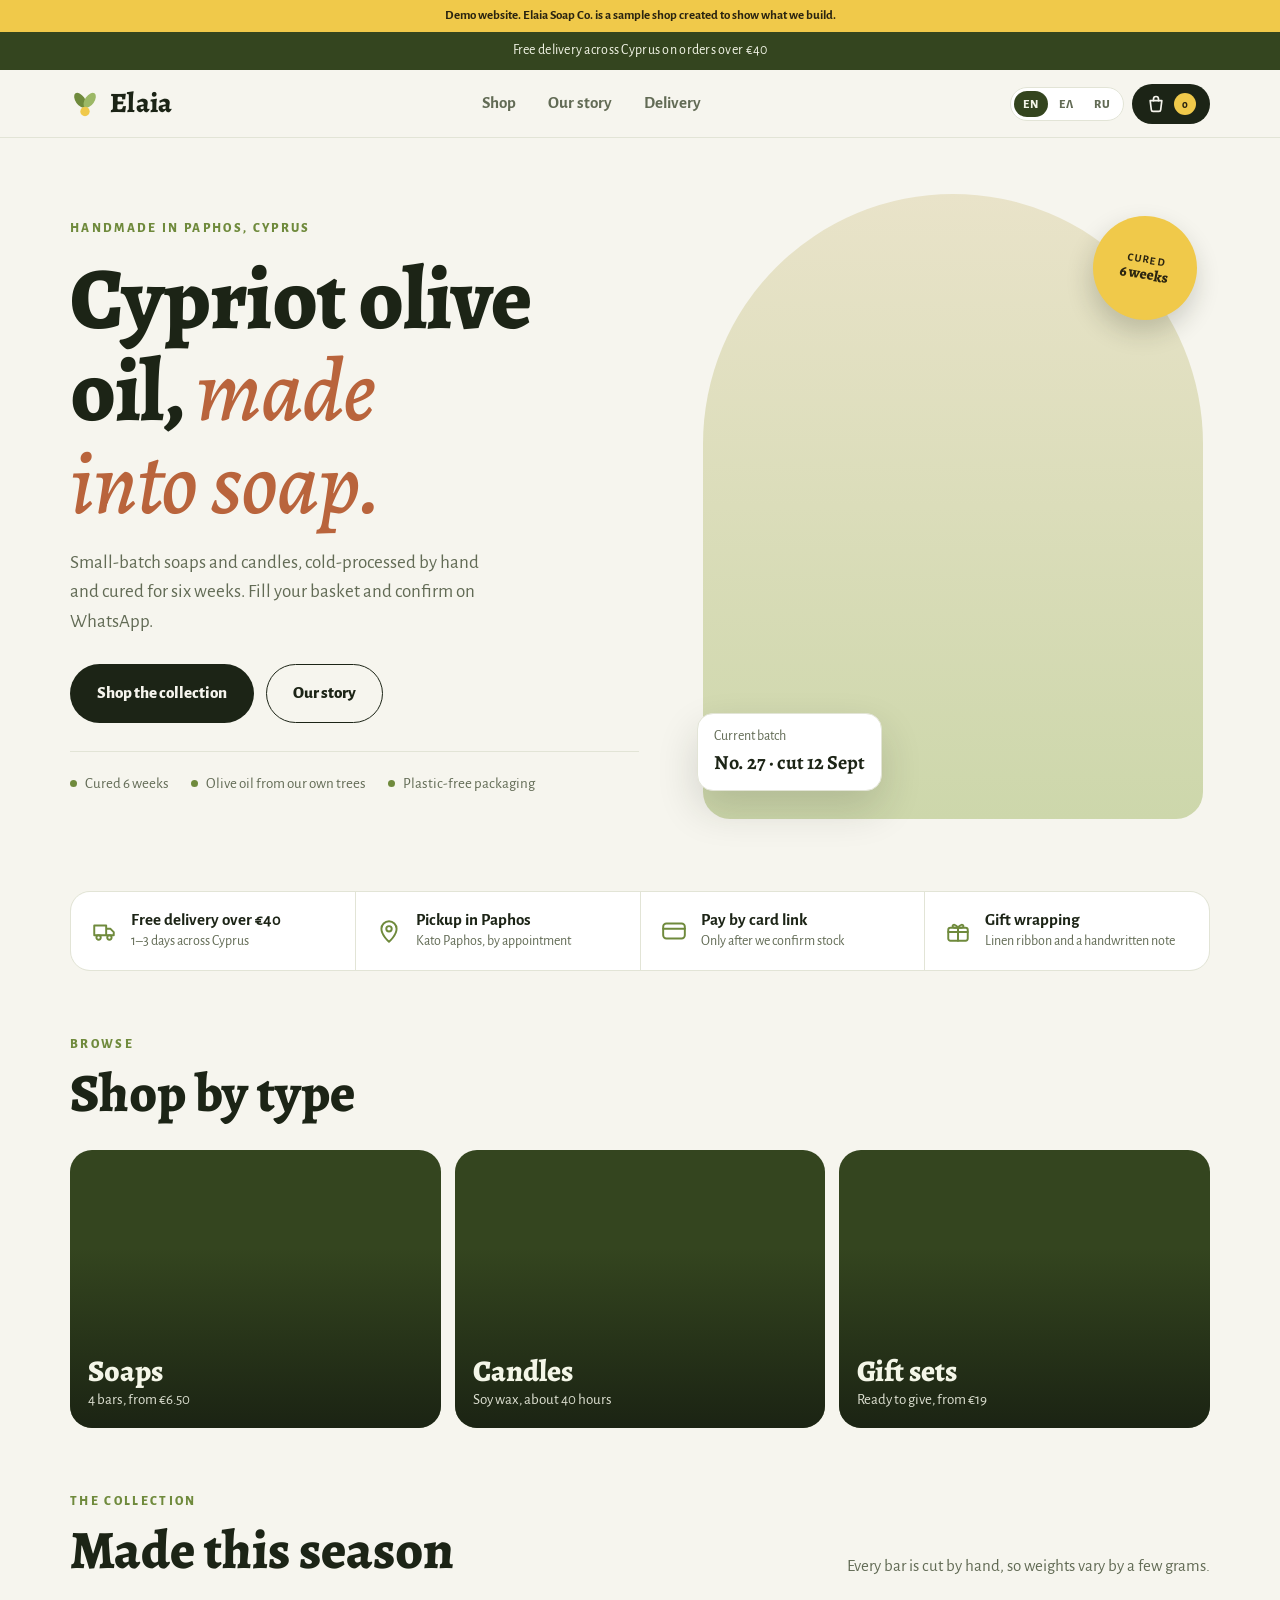
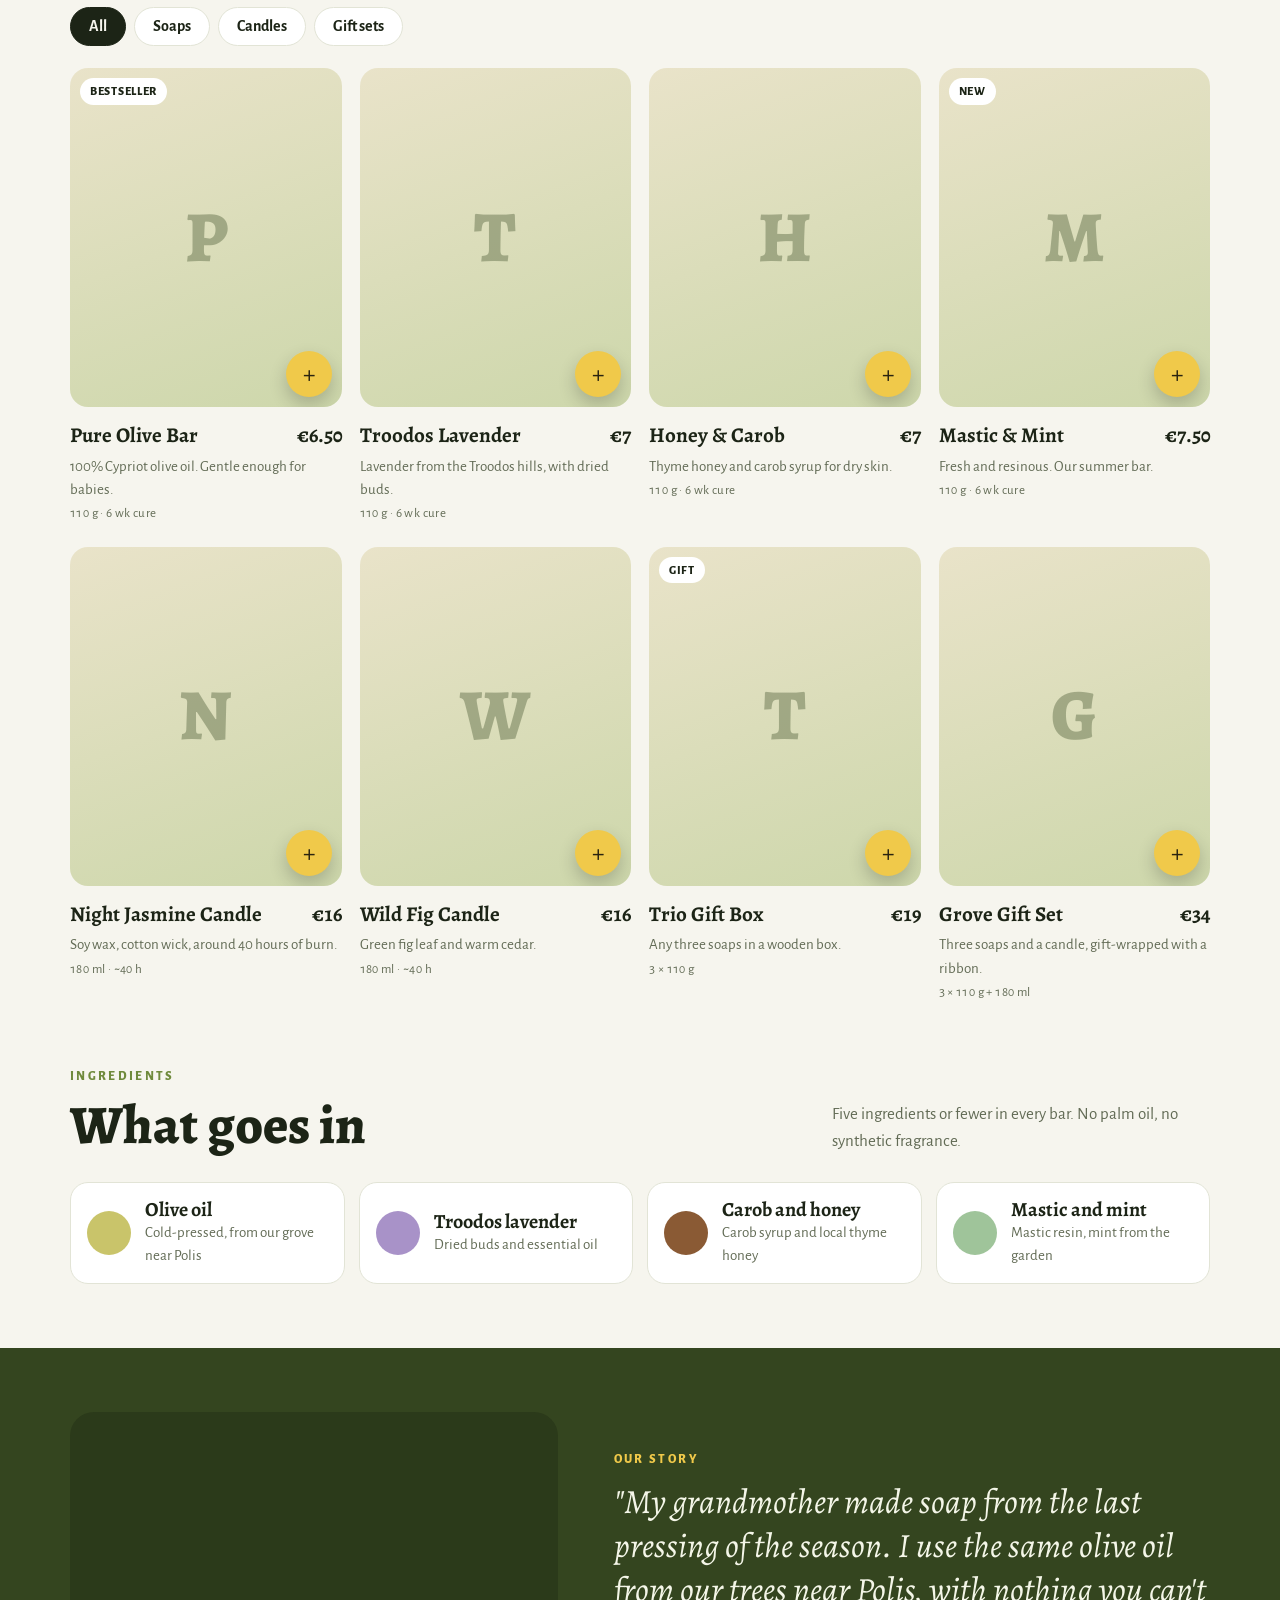
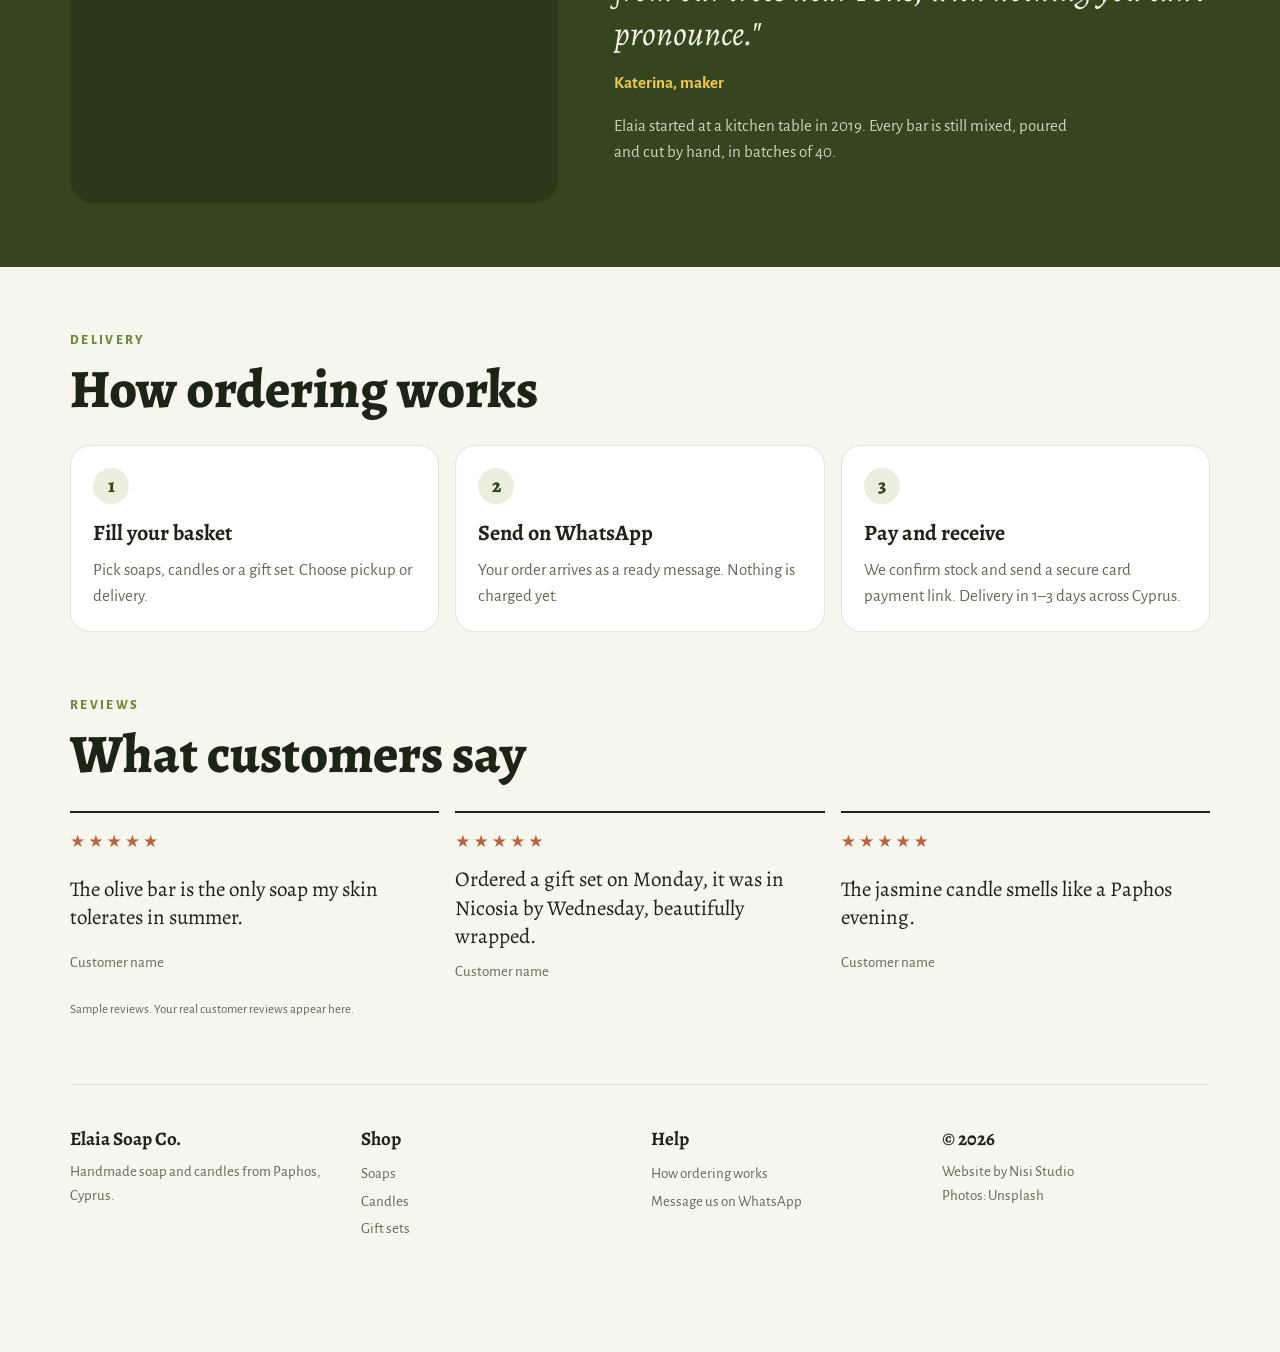
<file: demos/shop.html>
<!doctype html>
<html lang="en">
<head>
<meta charset="utf-8">
<meta name="viewport" content="width=device-width, initial-scale=1, viewport-fit=cover">
<title>Elaia Soap Co.</title>
<link rel="icon" href="icons/shop-32.png" sizes="32x32" type="image/png">
<link rel="icon" href="icons/shop.svg" type="image/svg+xml">
<link rel="apple-touch-icon" href="icons/shop-180.png">
<meta name="description" content="Handmade olive oil soap and soy candles from Paphos, Cyprus. Order on WhatsApp, delivery across Cyprus.">
<link rel="preconnect" href="https://fonts.googleapis.com">
<link rel="preconnect" href="https://fonts.gstatic.com" crossorigin>
<link rel="preconnect" href="https://images.unsplash.com">
<link rel="stylesheet" href="https://fonts.googleapis.com/css2?family=Alegreya:ital,wght@0,500;0,700;0,800;1,500&family=Alegreya+Sans:wght@400;500;700;800&display=swap">
<style>
/* Layout: photo-led shop. Light sticky header, arch-framed hero photo, category tiles, 4:5 product photos, olive-dark story band, basket drawer that becomes a WhatsApp order */
:root{
  --bg:#f6f5ee;
  --surface:#ffffff;
  --ink:#1c2416;
  --muted:#626b55;
  --line:#e2e4d6;
  --olive:#34451f;
  --leaf:#6f8a3c;
  --butter:#f0c94a;
  --clay:#b9643c;
  --wash:#ecefdf;
  --on-dark:#f4f6e8;
  --display:"Alegreya", Georgia, serif;
  --body:"Alegreya Sans", "Segoe UI", system-ui, sans-serif;
  color-scheme:light;
}
@media (prefers-color-scheme: dark){
  :root:not([data-theme="light"]){
    --bg:#12170e; --surface:#1a2114; --ink:#eef2e2; --muted:#a8b396; --line:#2c3623;
    --olive:#222e16; --leaf:#9cb866; --butter:#f0c94a; --clay:#dd8f68; --wash:#1f281a; --on-dark:#f4f6e8; color-scheme:dark;
  }
}
:root[data-theme="dark"]{
  --bg:#12170e; --surface:#1a2114; --ink:#eef2e2; --muted:#a8b396; --line:#2c3623;
  --olive:#222e16; --leaf:#9cb866; --butter:#f0c94a; --clay:#dd8f68; --wash:#1f281a; --on-dark:#f4f6e8; color-scheme:dark;
}
*{box-sizing:border-box}
html{scroll-behavior:smooth}
body{margin:0;background:var(--bg);color:var(--ink);font-family:var(--body);font-size:17px;line-height:1.55;padding-inline:16px;overflow-x:hidden}
.wrap{max-width:1140px;margin-inline:auto}
h1,h2,h3{font-family:var(--display);font-weight:700;line-height:1.05;margin:0;text-wrap:balance}
p{margin:0}
a{color:inherit}
img{max-width:100%;display:block}
button{font-family:inherit}
:focus-visible{outline:2px solid var(--clay);outline-offset:3px;border-radius:4px}
[hidden]{display:none!important}

.demo-bar{margin-inline:-16px;padding:6px 16px;background:var(--butter);color:#2a2410;font-size:13px;font-weight:700;text-align:center}
.ann{margin-inline:-16px;padding:8px 16px;background:var(--olive);color:var(--on-dark);font-size:14px;text-align:center;letter-spacing:.02em}

.head{position:sticky;top:0;z-index:8;margin-inline:-16px;padding-inline:16px;background:color-mix(in srgb,var(--bg) 88%,transparent);backdrop-filter:blur(10px);border-bottom:1px solid var(--line)}
.head .wrap{display:flex;align-items:center;justify-content:space-between;gap:12px;padding-block:12px}
.logo{font-family:var(--display);font-weight:800;font-size:28px;display:flex;align-items:center;gap:10px;text-decoration:none;letter-spacing:.01em}
.logo svg{width:30px;height:30px}
.nav{display:flex;gap:4px}
.nav a{text-decoration:none;font-weight:700;padding:8px 14px;border-radius:999px;color:var(--muted)}
.nav a:hover{background:var(--wash);color:var(--ink)}
@media (max-width:820px){.nav{display:none}}
.tools{display:flex;gap:8px;align-items:center}
.langs{display:flex;gap:2px;border:1px solid var(--line);border-radius:999px;padding:3px;background:var(--surface)}
.langs button{border:0;background:transparent;color:var(--muted);font-weight:800;font-size:12px;letter-spacing:.08em;padding:6px 9px;border-radius:999px;cursor:pointer}
.langs button[aria-pressed="true"]{background:var(--olive);color:var(--on-dark)}
.cart-btn{display:flex;align-items:center;gap:8px;background:var(--ink);color:var(--bg);border:0;border-radius:999px;padding:9px 14px;font-weight:800;font-size:15px;cursor:pointer}
.cart-btn svg{width:20px;height:20px}
.count{background:var(--butter);color:#2a2410;border-radius:999px;min-width:22px;height:22px;display:grid;place-items:center;font-size:12px;font-variant-numeric:tabular-nums}

.btn{display:inline-flex;align-items:center;justify-content:center;gap:8px;padding:15px 26px;border-radius:999px;font-weight:800;font-size:17px;text-decoration:none;border:1px solid transparent;cursor:pointer}
.btn-dark{background:var(--ink);color:var(--bg)}
.btn-line{border-color:var(--ink);color:var(--ink);background:transparent}
.btn-wa{background:#25d366;color:#08341b;width:100%}
.btn-wa[aria-disabled="true"]{opacity:.45;pointer-events:none}

/* hero */
.hero{display:grid;gap:32px;padding-block:28px 48px;align-items:center}
@media (min-width:900px){.hero{grid-template-columns:1.05fr .95fr;gap:56px;padding-block:56px 72px}}
.eyebrow{font-size:13px;letter-spacing:.18em;text-transform:uppercase;color:var(--leaf);font-weight:800}
.hero h1{font-size:clamp(44px,8.6vw,88px);font-weight:800;margin-top:14px;letter-spacing:-.01em}
.hero h1 em{font-weight:500;color:var(--clay)}
.lead{color:var(--muted);margin-top:18px;max-width:44ch;font-size:19px}
.ctas{display:flex;gap:12px;flex-wrap:wrap;margin-top:28px}
.facts{display:flex;flex-wrap:wrap;gap:8px 22px;margin-top:28px;padding-top:20px;border-top:1px solid var(--line);font-size:15px;color:var(--muted)}
.facts span{display:flex;align-items:center;gap:8px}
.facts span::before{content:"";width:7px;height:7px;border-radius:50%;background:var(--leaf)}
.hero-photo{position:relative;justify-self:center;width:100%;max-width:500px}
.arch{aspect-ratio:4/5;border-radius:260px 260px 28px 28px;overflow:hidden;background:linear-gradient(180deg,#e9e3c9,#cdd7ab)}
.arch img{width:100%;height:100%;object-fit:cover}
.batch{position:absolute;left:-6px;bottom:28px;background:var(--surface);border:1px solid var(--line);border-radius:16px;padding:12px 16px;box-shadow:0 18px 40px rgba(28,36,22,.16);font-size:14px}
.batch b{display:block;font-family:var(--display);font-size:20px}
.batch span{color:var(--muted)}
.seal{position:absolute;right:6px;top:22px;width:104px;height:104px;border-radius:50%;background:var(--butter);color:#2a2410;display:grid;place-items:center;text-align:center;font-family:var(--display);font-weight:800;font-size:15px;line-height:1.1;transform:rotate(10deg);box-shadow:0 12px 26px rgba(28,36,22,.2)}
.seal small{display:block;font-family:var(--body);font-weight:700;font-size:11px;letter-spacing:.12em;text-transform:uppercase}

/* trust strip */
.trust{display:grid;grid-template-columns:repeat(auto-fit,minmax(210px,1fr));gap:1px;background:var(--line);border:1px solid var(--line);border-radius:20px;overflow:hidden}
.trust>div{background:var(--surface);padding:18px 20px;display:flex;gap:14px;align-items:center}
.trust>div>div{min-width:0}
.trust svg{flex:none;width:26px;height:26px;color:var(--leaf)}
.trust b{display:block;line-height:1.2}
.trust span{display:block;color:var(--muted);font-size:14px}

section{padding-block:64px}
.sec-head{display:flex;flex-wrap:wrap;justify-content:space-between;align-items:end;gap:14px;margin-bottom:28px}
.sec-head h2{font-size:clamp(34px,6vw,54px);font-weight:800}
.sec-head p{color:var(--muted);max-width:42ch}
.kicker{font-size:13px;letter-spacing:.18em;text-transform:uppercase;color:var(--leaf);font-weight:800;margin-bottom:10px}

/* category tiles */
.cats{display:grid;gap:14px;grid-template-columns:repeat(3,1fr)}
@media (max-width:700px){.cats{grid-template-columns:1fr}}
.cat{position:relative;border:0;padding:0;border-radius:22px;overflow:hidden;aspect-ratio:4/3;cursor:pointer;background:var(--olive);color:var(--on-dark);text-align:left;font:inherit}
@media (max-width:700px){.cat{aspect-ratio:16/8}}
.cat img{position:absolute;inset:0;width:100%;height:100%;object-fit:cover}
.cat::after{content:"";position:absolute;inset:0;background:linear-gradient(180deg,rgba(20,26,16,0) 35%,rgba(20,26,16,.78))}
.cat div{position:absolute;left:18px;right:18px;bottom:16px;z-index:1}
.cat b{display:block;font-family:var(--display);font-size:30px;font-weight:800;line-height:1}
.cat span{font-size:15px;opacity:.9}

/* product grid */
.filters{display:flex;gap:8px;flex-wrap:wrap;margin-bottom:22px}
.filters button{border:1px solid var(--line);background:var(--surface);color:var(--ink);border-radius:999px;padding:9px 18px;font-weight:700;font-size:16px;cursor:pointer}
.filters button[aria-pressed="true"]{background:var(--ink);color:var(--bg);border-color:var(--ink)}
.grid{display:grid;gap:22px 18px;grid-template-columns:repeat(auto-fill,minmax(240px,1fr))}
@media (max-width:560px){.grid{grid-template-columns:1fr 1fr;gap:18px 12px}}
.prod{display:flex;flex-direction:column;min-width:0}
.shot{position:relative;aspect-ratio:4/5;border-radius:18px;overflow:hidden;background:var(--wash)}
.shot img{width:100%;height:100%;object-fit:cover}
.shot.noimg{display:grid;place-items:center;background:linear-gradient(160deg,#e9e3c9,#cdd7ab)}
.shot.noimg::after{content:attr(data-i);font-family:var(--display);font-size:72px;font-weight:800;color:rgba(52,69,31,.35)}
.tag{position:absolute;left:10px;top:10px;background:var(--surface);color:var(--ink);font-size:12px;font-weight:800;letter-spacing:.06em;text-transform:uppercase;padding:4px 10px;border-radius:999px}
.quick{position:absolute;right:10px;bottom:10px;width:46px;height:46px;border-radius:50%;border:0;background:var(--butter);color:#2a2410;font-size:26px;line-height:1;cursor:pointer;box-shadow:0 8px 18px rgba(0,0,0,.2);display:grid;place-items:center}
.quick.done{background:var(--leaf);color:#fff;font-size:20px}
.pbody{padding-top:12px;display:grid;gap:3px}
.prow{display:flex;justify-content:space-between;align-items:baseline;gap:10px}
.pbody h3{font-size:21px;min-width:0}
.price{font-family:var(--display);font-size:21px;font-weight:700;font-variant-numeric:tabular-nums;white-space:nowrap}
.desc{color:var(--muted);font-size:15px}
.specs{font-size:13px;color:var(--muted);letter-spacing:.03em;font-variant-numeric:tabular-nums}
@media (max-width:560px){.pbody h3,.price{font-size:18px}.desc{display:none}}

/* ingredients */
.ing{display:grid;gap:14px;grid-template-columns:repeat(auto-fit,minmax(220px,1fr))}
.ing>div{display:flex;gap:14px;align-items:center;background:var(--surface);border:1px solid var(--line);border-radius:18px;padding:16px}
.ing>div>div{min-width:0}
.ing i{flex:none;width:44px;height:44px;border-radius:50%}
.ing b{display:block;font-family:var(--display);font-size:20px;line-height:1.1}
.ing span{display:block;color:var(--muted);font-size:15px}

/* story */
.story{margin-inline:-16px;padding-inline:16px;background:var(--olive);color:var(--on-dark)}
.story .inner{display:grid;gap:32px;padding-block:64px;align-items:center}
@media (min-width:900px){.story .inner{grid-template-columns:.9fr 1.1fr;gap:56px}}
.story .ph{aspect-ratio:5/4;border-radius:24px;overflow:hidden;background:#2b3a1a}
.story .ph img{width:100%;height:100%;object-fit:cover}
.story .kicker{color:var(--butter)}
.story blockquote{margin:0;font-family:var(--display);font-style:italic;font-size:clamp(24px,3.6vw,34px);line-height:1.3}
.story cite{display:block;margin-top:14px;font-style:normal;font-weight:700;color:var(--butter)}
.story p{margin-top:16px;color:rgba(244,246,232,.8);max-width:52ch}

.steps{display:grid;gap:16px;grid-template-columns:repeat(auto-fit,minmax(230px,1fr));counter-reset:s}
.steps div{background:var(--surface);border:1px solid var(--line);border-radius:20px;padding:22px;display:grid;gap:6px;counter-increment:s;align-content:start}
.steps div::before{content:counter(s);width:36px;height:36px;border-radius:50%;background:var(--wash);color:var(--olive);display:grid;place-items:center;font-family:var(--display);font-weight:800;font-size:19px;margin-bottom:6px}
.steps b{font-family:var(--display);font-size:22px}
.steps p{color:var(--muted)}

.reviews{display:grid;gap:16px;grid-template-columns:repeat(auto-fit,minmax(250px,1fr))}
.reviews blockquote{margin:0;border-top:2px solid var(--ink);padding-top:16px;display:grid;gap:10px}
.stars{color:var(--clay);letter-spacing:3px}
.reviews p{font-family:var(--display);font-size:21px;line-height:1.35}
.reviews cite{font-style:normal;color:var(--muted);font-size:15px}
.sample{font-size:13px;color:var(--muted);margin-top:16px}

footer{padding-block:40px 110px;border-top:1px solid var(--line);display:grid;gap:22px;grid-template-columns:repeat(auto-fit,minmax(190px,1fr));color:var(--muted);font-size:15px}
footer b{display:block;color:var(--ink);margin-bottom:6px;font-family:var(--display);font-size:19px}
footer a{display:block;text-decoration:none;padding-block:2px}
footer a:hover{color:var(--ink)}

/* basket */
.scrim{position:fixed;inset:0;background:rgba(18,23,14,.5);z-index:19}
.drawer{position:fixed;top:0;right:0;bottom:0;width:min(430px,100%);background:var(--surface);color:var(--ink);z-index:20;display:flex;flex-direction:column;padding:18px;box-shadow:-20px 0 50px rgba(0,0,0,.25)}
.drawer-head{display:flex;justify-content:space-between;align-items:center;gap:12px;padding-bottom:12px;border-bottom:1px solid var(--line)}
.drawer-head h2{font-size:30px}
.x{border:1px solid var(--line);background:transparent;color:var(--ink);border-radius:50%;width:40px;height:40px;font-size:20px;cursor:pointer}
.lines{flex:1;overflow:auto;display:grid;gap:14px;align-content:start;padding-block:14px}
.line{display:grid;grid-template-columns:64px 1fr auto;gap:4px 12px;align-items:center}
.line .th{grid-row:span 2;width:64px;height:64px;border-radius:12px;overflow:hidden;background:var(--wash)}
.line .th img{width:100%;height:100%;object-fit:cover}
.line .nm{font-weight:800;min-width:0;line-height:1.2}
.line .lp{font-variant-numeric:tabular-nums;font-weight:800}
.qty{display:flex;align-items:center;gap:8px;grid-column:2/4}
.qty button{width:30px;height:30px;border-radius:50%;border:1px solid var(--line);background:var(--bg);color:var(--ink);font-size:16px;cursor:pointer}
.qty span{min-width:18px;text-align:center;font-variant-numeric:tabular-nums}
.empty{color:var(--muted);text-align:center;padding-block:40px}
.progress{height:6px;border-radius:999px;background:var(--wash);overflow:hidden;margin-top:6px}
.progress i{display:block;height:100%;background:var(--leaf);border-radius:999px}
.free{font-size:14px;color:var(--leaf);font-weight:700}
.delivery{display:grid;gap:8px;padding-block:12px;border-top:1px solid var(--line)}
.delivery label{display:flex;gap:10px;align-items:center;border:1px solid var(--line);border-radius:12px;padding:10px 12px;cursor:pointer;font-size:16px}
.delivery label span:first-of-type{flex:1}
.delivery input{accent-color:var(--olive)}
.totals{display:grid;gap:4px;padding-block:10px;font-variant-numeric:tabular-nums}
.totals div{display:flex;justify-content:space-between}
.totals .grand{font-family:var(--display);font-size:26px;font-weight:700}
.note{font-size:13px;color:var(--muted);text-align:center;margin-top:8px}

.bar{position:fixed;left:12px;right:12px;bottom:calc(12px + env(safe-area-inset-bottom,0px));z-index:9;background:var(--ink);color:var(--bg);border:0;border-radius:999px;padding:14px 20px;display:flex;justify-content:space-between;align-items:center;font-weight:800;font-size:16px;cursor:pointer;box-shadow:0 12px 30px rgba(0,0,0,.3)}
@media (min-width:821px){.bar{left:auto;right:20px;min-width:300px}}
.toast{position:fixed;left:50%;top:84px;transform:translateX(-50%);background:var(--ink);color:var(--bg);padding:10px 18px;border-radius:999px;font-weight:700;z-index:21;font-size:15px}
@media (prefers-reduced-motion:no-preference){
  .btn,.quick{transition:transform .18s}.btn:hover,.quick:hover{transform:translateY(-2px)}
  .shot img,.cat img{transition:transform .5s}.prod:hover .shot img,.cat:hover img{transform:scale(1.05)}
}
@media (prefers-reduced-motion:reduce){html{scroll-behavior:auto}}
</style>
</head>
<body>
<div class="demo-bar" data-i18n="demo">Demo website. Elaia Soap Co. is a sample shop created to show what we build.</div>
<div class="ann" data-i18n="ann">Free delivery across Cyprus on orders over €40</div>

<header class="head">
  <div class="wrap">
    <a class="logo" href="#top"><svg viewBox="0 0 32 32" fill="none" aria-hidden="true"><ellipse cx="11" cy="12" rx="5" ry="9" transform="rotate(-35 11 12)" fill="#6f8a3c"/><ellipse cx="21" cy="12" rx="5" ry="9" transform="rotate(35 21 12)" fill="#9cb866"/><circle cx="16" cy="24" r="5" fill="#f0c94a"/></svg>Elaia</a>
    <nav class="nav" aria-label="Main"><a href="#shop" data-i18n="navShop">Shop</a><a href="#story" data-i18n="navStory">Our story</a><a href="#how" data-i18n="navHow">Delivery</a></nav>
    <div class="tools">
      <div class="langs" role="group" aria-label="Language">
        <button type="button" data-lang="en" aria-pressed="true">EN</button><button type="button" data-lang="el" aria-pressed="false">ΕΛ</button><button type="button" data-lang="ru" aria-pressed="false">RU</button>
      </div>
      <button class="cart-btn" id="open-cart" type="button" aria-label="Open basket">
        <svg viewBox="0 0 24 24" fill="none" stroke="currentColor" stroke-width="2" stroke-linecap="round" stroke-linejoin="round" aria-hidden="true"><path d="M5 8h14l-1.4 11a2 2 0 0 1-2 1.8H8.4a2 2 0 0 1-2-1.8L5 8Z"/><path d="M9 8V6a3 3 0 0 1 6 0v2"/></svg>
        <span class="count" id="count">0</span>
      </button>
    </div>
  </div>
</header>

<div class="wrap" id="top">
  <div class="hero">
    <div>
      <div class="eyebrow" data-i18n="eyebrow">Handmade in Paphos, Cyprus</div>
      <h1 data-i18n="h1" data-html>Cypriot olive oil, <em>made into soap.</em></h1>
      <p class="lead" data-i18n="lead">Small-batch soaps and candles, cold-processed by hand and cured for six weeks. Fill your basket and confirm on WhatsApp.</p>
      <div class="ctas">
        <a class="btn btn-dark" href="#shop" data-i18n="cta1">Shop the collection</a>
        <a class="btn btn-line" href="#story" data-i18n="cta2">Our story</a>
      </div>
      <div class="facts"><span data-i18n="f1">Cured 6 weeks</span><span data-i18n="f2">Olive oil from our own trees</span><span data-i18n="f3">Plastic-free packaging</span></div>
    </div>
    <div class="hero-photo">
      <div class="arch"><img src="https://images.unsplash.com/photo-1542038335240-86aea625b913?auto=format&fit=crop&w=1000&h=1250&q=75" alt="Stacks of handmade soap bars" width="1000" height="1250" onerror="this.remove()"></div>
      <div class="seal"><span><small data-i18n="sealS">cured</small>6 <span data-i18n="sealW">weeks</span></span></div>
      <div class="batch"><span data-i18n="batchL">Current batch</span><b data-i18n="batchV">No. 27 · cut 12 Sept</b></div>
    </div>
  </div>

  <div class="trust">
    <div><svg viewBox="0 0 24 24" fill="none" stroke="currentColor" stroke-width="1.8" stroke-linecap="round" stroke-linejoin="round" aria-hidden="true"><path d="M3 7h11v9H3zM14 10h4l3 3v3h-7"/><circle cx="7" cy="18" r="2"/><circle cx="17" cy="18" r="2"/></svg><div><b data-i18n="t1">Free delivery over €40</b><span data-i18n="t1s">1–3 days across Cyprus</span></div></div>
    <div><svg viewBox="0 0 24 24" fill="none" stroke="currentColor" stroke-width="1.8" stroke-linecap="round" stroke-linejoin="round" aria-hidden="true"><path d="M12 22s-7-6-7-12a7 7 0 0 1 14 0c0 6-7 12-7 12Z"/><circle cx="12" cy="10" r="2.5"/></svg><div><b data-i18n="t2">Pickup in Paphos</b><span data-i18n="t2s">Kato Paphos, by appointment</span></div></div>
    <div><svg viewBox="0 0 24 24" fill="none" stroke="currentColor" stroke-width="1.8" stroke-linecap="round" stroke-linejoin="round" aria-hidden="true"><rect x="2" y="5" width="20" height="14" rx="3"/><path d="M2 10h20"/></svg><div><b data-i18n="t3">Pay by card link</b><span data-i18n="t3s">Only after we confirm stock</span></div></div>
    <div><svg viewBox="0 0 24 24" fill="none" stroke="currentColor" stroke-width="1.8" stroke-linecap="round" stroke-linejoin="round" aria-hidden="true"><rect x="3" y="9" width="18" height="12" rx="2"/><path d="M12 9v12M3 13h18M12 9c-1.5-3-5-3.5-5-1.5S10 9 12 9Zm0 0c1.5-3 5-3.5 5-1.5S14 9 12 9Z"/></svg><div><b data-i18n="t4">Gift wrapping</b><span data-i18n="t4s">Linen ribbon and a handwritten note</span></div></div>
  </div>

  <section>
    <div class="sec-head"><div><div class="kicker" data-i18n="catK">Browse</div><h2 data-i18n="catH">Shop by type</h2></div></div>
    <div class="cats">
      <button class="cat" type="button" data-cat="soap"><img src="https://images.unsplash.com/photo-1546552768-9e3a94b38a59?auto=format&fit=crop&w=800&h=600&q=70" alt="" loading="lazy" onerror="this.remove()"><div><b data-i18n="soap">Soaps</b><span data-i18n="catSoap">4 bars, from €6.50</span></div></button>
      <button class="cat" type="button" data-cat="candle"><img src="https://images.unsplash.com/photo-1643122966676-29e8597257f7?auto=format&fit=crop&w=800&h=600&q=70" alt="" loading="lazy" onerror="this.remove()"><div><b data-i18n="candle">Candles</b><span data-i18n="catCandle">Soy wax, about 40 hours</span></div></button>
      <button class="cat" type="button" data-cat="gift"><img src="https://images.unsplash.com/photo-1652607779025-55e89f9fcfe0?auto=format&fit=crop&w=800&h=600&q=70" alt="" loading="lazy" onerror="this.remove()"><div><b data-i18n="gift">Gift sets</b><span data-i18n="catGift">Ready to give, from €19</span></div></button>
    </div>
  </section>

  <section id="shop" style="padding-top:0">
    <div class="sec-head">
      <div><div class="kicker" data-i18n="shopK">The collection</div><h2 data-i18n="shopH">Made this season</h2></div>
      <p data-i18n="shopP">Every bar is cut by hand, so weights vary by a few grams.</p>
    </div>
    <div class="filters" id="filters"></div>
    <div class="grid" id="grid"></div>
  </section>

  <section style="padding-top:0">
    <div class="sec-head">
      <div><div class="kicker" data-i18n="ingK">Ingredients</div><h2 data-i18n="ingH">What goes in</h2></div>
      <p data-i18n="ingP">Five ingredients or fewer in every bar. No palm oil, no synthetic fragrance.</p>
    </div>
    <div class="ing">
      <div><i style="background:#c9c46a"></i><div><b data-i18n="i1">Olive oil</b><span data-i18n="i1s">Cold-pressed, from our grove near Polis</span></div></div>
      <div><i style="background:#a892c8"></i><div><b data-i18n="i2">Troodos lavender</b><span data-i18n="i2s">Dried buds and essential oil</span></div></div>
      <div><i style="background:#8a5a34"></i><div><b data-i18n="i3">Carob and honey</b><span data-i18n="i3s">Carob syrup and local thyme honey</span></div></div>
      <div><i style="background:#9fc49a"></i><div><b data-i18n="i4">Mastic and mint</b><span data-i18n="i4s">Mastic resin, mint from the garden</span></div></div>
    </div>
  </section>
</div>

<div class="story" id="story">
  <div class="wrap">
    <div class="inner">
      <div class="ph"><img src="https://images.unsplash.com/photo-1732280294968-cd1caad23704?auto=format&fit=crop&w=1000&h=800&q=70" alt="Olives on the tree" loading="lazy" onerror="this.remove()"></div>
      <div>
        <div class="kicker" data-i18n="storyK">Our story</div>
        <blockquote data-i18n="quote">"My grandmother made soap from the last pressing of the season. I use the same olive oil from our trees near Polis, with nothing you can't pronounce."</blockquote>
        <cite data-i18n="who">Katerina, maker</cite>
        <p data-i18n="storyP">Elaia started at a kitchen table in 2019. Every bar is still mixed, poured and cut by hand, in batches of 40.</p>
      </div>
    </div>
  </div>
</div>

<div class="wrap">
  <section id="how">
    <div class="sec-head"><div><div class="kicker" data-i18n="howK">Delivery</div><h2 data-i18n="howH">How ordering works</h2></div></div>
    <div class="steps">
      <div><b data-i18n="s1t">Fill your basket</b><p data-i18n="s1p">Pick soaps, candles or a gift set. Choose pickup or delivery.</p></div>
      <div><b data-i18n="s2t">Send on WhatsApp</b><p data-i18n="s2p">Your order arrives as a ready message. Nothing is charged yet.</p></div>
      <div><b data-i18n="s3t">Pay and receive</b><p data-i18n="s3p">We confirm stock and send a secure card payment link. Delivery in 1–3 days across Cyprus.</p></div>
    </div>
  </section>

  <section style="padding-top:0">
    <div class="sec-head"><div><div class="kicker" data-i18n="revK">Reviews</div><h2 data-i18n="revH">What customers say</h2></div></div>
    <div class="reviews">
      <blockquote><span class="stars">★★★★★</span><p data-i18n="r1">The olive bar is the only soap my skin tolerates in summer.</p><cite>Customer name</cite></blockquote>
      <blockquote><span class="stars">★★★★★</span><p data-i18n="r2">Ordered a gift set on Monday, it was in Nicosia by Wednesday, beautifully wrapped.</p><cite>Customer name</cite></blockquote>
      <blockquote><span class="stars">★★★★★</span><p data-i18n="r3">The jasmine candle smells like a Paphos evening.</p><cite>Customer name</cite></blockquote>
    </div>
    <p class="sample" data-i18n="sample">Sample reviews. Your real customer reviews appear here.</p>
  </section>

  <footer>
    <div><b>Elaia Soap Co.</b><span data-i18n="fTag">Handmade soap and candles from Paphos, Cyprus.</span></div>
    <div><b data-i18n="navShop">Shop</b><a href="#shop" data-i18n="soap">Soaps</a><a href="#shop" data-i18n="candle">Candles</a><a href="#shop" data-i18n="gift">Gift sets</a></div>
    <div><b data-i18n="fHelp">Help</b><a href="#how" data-i18n="howH">How ordering works</a><a href="#" id="foot-wa" target="_blank" rel="noopener" data-i18n="fContact">Message us on WhatsApp</a></div>
    <div><b>© 2026</b><span data-i18n="made">Website by Nisi Studio</span><br><span data-i18n="credit">Photos: Unsplash</span></div>
  </footer>
</div>

<button class="bar" id="bar" type="button" hidden><span id="bar-l"></span><span id="bar-r"></span></button>
<div class="scrim" id="scrim" hidden></div>
<aside class="drawer" id="drawer" hidden aria-label="Basket">
  <div class="drawer-head"><h2 data-i18n="basket">Your basket</h2><button class="x" id="close-cart" type="button" aria-label="Close">×</button></div>
  <div class="lines" id="lines"></div>
  <div class="delivery" id="delivery"></div>
  <div class="totals" id="totals"></div>
  <a class="btn btn-wa" id="wa-order" href="#" target="_blank" rel="noopener" data-i18n="order">Order on WhatsApp</a>
  <p class="note" data-i18n="payNote">You pay only after we confirm. Secure card link by Stripe.</p>
</aside>
<div class="toast" id="toast" hidden></div>

<script>
const WA="35799000000"; // seller's WhatsApp number, digits only
const IMG=(id,w,h)=>`https://images.unsplash.com/photo-${id}?auto=format&fit=crop&w=${w}&h=${h}&q=72`;
const products=[
 {id:"classic",cat:"soap",p:6.5,img:"1607006344152-62699f97b42c",tag:"best",
  n:{en:"Pure Olive Bar",el:"Σαπούνι ελαιολάδου",ru:"Оливковое мыло"},
  d:{en:"100% Cypriot olive oil. Gentle enough for babies.",el:"100% κυπριακό ελαιόλαδο. Ήπιο και για μωρά.",ru:"100% кипрское оливковое масло. Подходит даже детям."},s:"110 g · 6 wk cure"},
 {id:"lavender",cat:"soap",p:7,img:"1607006344380-b6775a0824a7",
  n:{en:"Troodos Lavender",el:"Λεβάντα Τροόδους",ru:"Лаванда Троодос"},
  d:{en:"Lavender from the Troodos hills, with dried buds.",el:"Λεβάντα από το Τρόοδος, με αποξηραμένα άνθη.",ru:"Лаванда с гор Троодос, с сухими бутонами."},s:"110 g · 6 wk cure"},
 {id:"honey",cat:"soap",p:7,img:"1678799408888-02fc0404afe0",
  n:{en:"Honey & Carob",el:"Μέλι & χαρούπι",ru:"Мёд и кэроб"},
  d:{en:"Thyme honey and carob syrup for dry skin.",el:"Θυμαρίσιο μέλι και χαρουπόμελο για ξηρό δέρμα.",ru:"Тимьяновый мёд и сироп кэроба для сухой кожи."},s:"110 g · 6 wk cure"},
 {id:"mastic",cat:"soap",p:7.5,img:"1584305574647-0cc949a2bb9f",tag:"new",
  n:{en:"Mastic & Mint",el:"Μαστίχα & δυόσμος",ru:"Мастика и мята"},
  d:{en:"Fresh and resinous. Our summer bar.",el:"Δροσερό και ρητινώδες. Το καλοκαιρινό μας.",ru:"Свежий смолистый аромат. Наше летнее мыло."},s:"110 g · 6 wk cure"},
 {id:"jasmine",cat:"candle",p:16,img:"1616172890963-a45e7da8de31",
  n:{en:"Night Jasmine Candle",el:"Κερί γιασεμί",ru:"Свеча «Ночной жасмин»"},
  d:{en:"Soy wax, cotton wick, around 40 hours of burn.",el:"Κερί σόγιας, βαμβακερό φυτίλι, περίπου 40 ώρες.",ru:"Соевый воск, хлопковый фитиль, около 40 часов."},s:"180 ml · ~40 h"},
 {id:"fig",cat:"candle",p:16,img:"1554057009-6798cb3d4a04",
  n:{en:"Wild Fig Candle",el:"Κερί άγριο σύκο",ru:"Свеча «Дикий инжир»"},
  d:{en:"Green fig leaf and warm cedar.",el:"Φύλλο συκιάς και κέδρος.",ru:"Лист инжира и тёплый кедр."},s:"180 ml · ~40 h"},
 {id:"gift3",cat:"gift",p:19,img:"1652607779025-55e89f9fcfe0",tag:"gift",
  n:{en:"Trio Gift Box",el:"Κουτί δώρου τρία",ru:"Подарочный набор из трёх"},
  d:{en:"Any three soaps in a wooden box.",el:"Τρία σαπούνια της επιλογής σας σε ξύλινο κουτί.",ru:"Любые три мыла в деревянной коробке."},s:"3 × 110 g"},
 {id:"gift5",cat:"gift",p:34,img:"1702066054534-c1e7ceef9b2e",
  n:{en:"Grove Gift Set",el:"Σετ δώρου Ελαιώνας",ru:"Набор «Оливковая роща»"},
  d:{en:"Three soaps and a candle, gift-wrapped with a ribbon.",el:"Τρία σαπούνια και ένα κερί, σε συσκευασία δώρου.",ru:"Три мыла и свеча в подарочной упаковке."},s:"3 × 110 g + 180 ml"}
];
const T={
 en:{demo:"Demo website. Elaia Soap Co. is a sample shop created to show what we build.",ann:"Free delivery across Cyprus on orders over €40",navShop:"Shop",navStory:"Our story",navHow:"Delivery",eyebrow:"Handmade in Paphos, Cyprus",h1:"Cypriot olive oil, <em>made into soap.</em>",lead:"Small-batch soaps and candles, cold-processed by hand and cured for six weeks. Fill your basket and confirm on WhatsApp.",cta1:"Shop the collection",cta2:"Our story",f1:"Cured 6 weeks",f2:"Olive oil from our own trees",f3:"Plastic-free packaging",sealS:"cured",sealW:"weeks",batchL:"Current batch",batchV:"No. 27 · cut 12 Sept",t1:"Free delivery over €40",t1s:"1–3 days across Cyprus",t2:"Pickup in Paphos",t2s:"Kato Paphos, by appointment",t3:"Pay by card link",t3s:"Only after we confirm stock",t4:"Gift wrapping",t4s:"Linen ribbon and a handwritten note",catK:"Browse",catH:"Shop by type",all:"All",soap:"Soaps",candle:"Candles",gift:"Gift sets",catSoap:"4 bars, from €6.50",catCandle:"Soy wax, about 40 hours",catGift:"Ready to give, from €19",shopK:"The collection",shopH:"Made this season",shopP:"Every bar is cut by hand, so weights vary by a few grams.",best:"Bestseller",new:"New",giftTag:"Gift",addL:"Add to basket",ingK:"Ingredients",ingH:"What goes in",ingP:"Five ingredients or fewer in every bar. No palm oil, no synthetic fragrance.",i1:"Olive oil",i1s:"Cold-pressed, from our grove near Polis",i2:"Troodos lavender",i2s:"Dried buds and essential oil",i3:"Carob and honey",i3s:"Carob syrup and local thyme honey",i4:"Mastic and mint",i4s:"Mastic resin, mint from the garden",storyK:"Our story",quote:"\"My grandmother made soap from the last pressing of the season. I use the same olive oil from our trees near Polis, with nothing you can't pronounce.\"",who:"Katerina, maker",storyP:"Elaia started at a kitchen table in 2019. Every bar is still mixed, poured and cut by hand, in batches of 40.",howK:"Delivery",howH:"How ordering works",s1t:"Fill your basket",s1p:"Pick soaps, candles or a gift set. Choose pickup or delivery.",s2t:"Send on WhatsApp",s2p:"Your order arrives as a ready message. Nothing is charged yet.",s3t:"Pay and receive",s3p:"We confirm stock and send a secure card payment link. Delivery in 1–3 days across Cyprus.",revK:"Reviews",revH:"What customers say",r1:"The olive bar is the only soap my skin tolerates in summer.",r2:"Ordered a gift set on Monday, it was in Nicosia by Wednesday, beautifully wrapped.",r3:"The jasmine candle smells like a Paphos evening.",sample:"Sample reviews. Your real customer reviews appear here.",fTag:"Handmade soap and candles from Paphos, Cyprus.",fHelp:"Help",fContact:"Message us on WhatsApp",made:"Website by Nisi Studio",credit:"Photos: Unsplash",basket:"Your basket",empty:"Your basket is empty.",pickup:"Pickup in Paphos",cy:"Delivery in Cyprus",sub:"Subtotal",del:"Delivery",total:"Total",freeLeft:"Add €{x} more for free delivery",freeOk:"You have free delivery",order:"Order on WhatsApp",payNote:"You pay only after we confirm. Secure card link by Stripe.",toast:"Added to basket",view:"View basket",items:"items",msg:"Hello Elaia! I'd like to order:",free:"free"},
 el:{demo:"Δοκιμαστική ιστοσελίδα. Το Elaia Soap Co. είναι παράδειγμα καταστήματος.",ann:"Δωρεάν αποστολή σε όλη την Κύπρο για παραγγελίες άνω των €40",navShop:"Κατάστημα",navStory:"Η ιστορία μας",navHow:"Αποστολή",eyebrow:"Χειροποίητα στην Πάφο",h1:"Κυπριακό ελαιόλαδο, <em>σε σαπούνι.</em>",lead:"Σαπούνια και κεριά σε μικρές παρτίδες, ψυχρής μεθόδου, με ωρίμανση έξι εβδομάδων. Γεμίστε το καλάθι και επιβεβαιώστε στο WhatsApp.",cta1:"Δείτε τη συλλογή",cta2:"Η ιστορία μας",f1:"Ωρίμανση 6 εβδομάδων",f2:"Ελαιόλαδο από τα δικά μας δέντρα",f3:"Συσκευασία χωρίς πλαστικό",sealS:"ωρίμανση",sealW:"εβδ.",batchL:"Τρέχουσα παρτίδα",batchV:"Αρ. 27 · κοπή 12 Σεπ",t1:"Δωρεάν αποστολή άνω των €40",t1s:"1–3 μέρες σε όλη την Κύπρο",t2:"Παραλαβή στην Πάφο",t2s:"Κάτω Πάφος, κατόπιν ραντεβού",t3:"Πληρωμή με σύνδεσμο κάρτας",t3s:"Μόνο αφού επιβεβαιώσουμε",t4:"Συσκευασία δώρου",t4s:"Λινή κορδέλα και χειρόγραφη κάρτα",catK:"Περιήγηση",catH:"Αγορές ανά είδος",all:"Όλα",soap:"Σαπούνια",candle:"Κεριά",gift:"Σετ δώρου",catSoap:"4 σαπούνια, από €6.50",catCandle:"Κερί σόγιας, περίπου 40 ώρες",catGift:"Έτοιμα για δώρο, από €19",shopK:"Η συλλογή",shopH:"Φτιαγμένα αυτή τη σεζόν",shopP:"Κάθε σαπούνι κόβεται στο χέρι, το βάρος διαφέρει λίγα γραμμάρια.",best:"Best seller",new:"Νέο",giftTag:"Δώρο",addL:"Προσθήκη στο καλάθι",ingK:"Συστατικά",ingH:"Τι περιέχουν",ingP:"Πέντε συστατικά ή λιγότερα σε κάθε σαπούνι. Χωρίς φοινικέλαιο, χωρίς συνθετικά αρώματα.",i1:"Ελαιόλαδο",i1s:"Ψυχρής έκθλιψης, από τον ελαιώνα μας κοντά στην Πόλη",i2:"Λεβάντα Τροόδους",i2s:"Αποξηραμένα άνθη και αιθέριο έλαιο",i3:"Χαρούπι και μέλι",i3s:"Χαρουπόμελο και ντόπιο θυμαρίσιο μέλι",i4:"Μαστίχα και δυόσμος",i4s:"Ρητίνη μαστίχας, δυόσμος από τον κήπο",storyK:"Η ιστορία μας",quote:"\"Η γιαγιά μου έφτιαχνε σαπούνι από το τελευταίο λάδι της χρονιάς. Χρησιμοποιώ το ίδιο λάδι από τα δέντρα μας κοντά στην Πόλη.\"",who:"Κατερίνα, δημιουργός",storyP:"Το Elaia ξεκίνησε σε ένα τραπέζι κουζίνας το 2019. Κάθε σαπούνι φτιάχνεται και κόβεται ακόμη στο χέρι, σε παρτίδες των 40.",howK:"Αποστολή",howH:"Πώς παραγγέλνετε",s1t:"Γεμίστε το καλάθι",s1p:"Διαλέξτε σαπούνια, κεριά ή σετ δώρου. Παραλαβή ή αποστολή.",s2t:"Στείλτε στο WhatsApp",s2p:"Η παραγγελία φτάνει ως έτοιμο μήνυμα. Δεν χρεώνεστε ακόμα.",s3t:"Πληρωμή και παραλαβή",s3p:"Επιβεβαιώνουμε και στέλνουμε ασφαλή σύνδεσμο πληρωμής. Παράδοση 1–3 μέρες σε όλη την Κύπρο.",revK:"Κριτικές",revH:"Τι λένε οι πελάτες",r1:"Το σαπούνι ελαιολάδου είναι το μόνο που αντέχει το δέρμα μου το καλοκαίρι.",r2:"Παρήγγειλα σετ δώρου τη Δευτέρα, την Τετάρτη ήταν στη Λευκωσία, υπέροχα τυλιγμένο.",r3:"Το κερί γιασεμί μυρίζει σαν βραδιά στην Πάφο.",sample:"Ενδεικτικές κριτικές. Εδώ εμφανίζονται οι πραγματικές κριτικές των πελατών σας.",fTag:"Χειροποίητα σαπούνια και κεριά από την Πάφο.",fHelp:"Βοήθεια",fContact:"Γράψτε μας στο WhatsApp",made:"Ιστοσελίδα από Nisi Studio",credit:"Φωτογραφίες: Unsplash",basket:"Το καλάθι σας",empty:"Το καλάθι σας είναι άδειο.",pickup:"Παραλαβή στην Πάφο",cy:"Αποστολή στην Κύπρο",sub:"Υποσύνολο",del:"Αποστολή",total:"Σύνολο",freeLeft:"Προσθέστε €{x} για δωρεάν αποστολή",freeOk:"Έχετε δωρεάν αποστολή",order:"Παραγγελία στο WhatsApp",payNote:"Πληρώνετε μόνο μετά την επιβεβαίωση. Ασφαλής σύνδεσμος Stripe.",toast:"Προστέθηκε στο καλάθι",view:"Δείτε το καλάθι",items:"είδη",msg:"Γεια σας! Θα ήθελα να παραγγείλω:",free:"δωρεάν"},
 ru:{demo:"Демо-сайт. Elaia Soap Co. — пример магазина для портфолио.",ann:"Бесплатная доставка по Кипру при заказе от €40",navShop:"Магазин",navStory:"О нас",navHow:"Доставка",eyebrow:"Ручная работа, Пафос",h1:"Кипрское оливковое масло, <em>ставшее мылом.</em>",lead:"Мыло и свечи малыми партиями, холодный способ и шесть недель созревания. Соберите корзину и подтвердите заказ в WhatsApp.",cta1:"Смотреть коллекцию",cta2:"О нас",f1:"Созревание 6 недель",f2:"Масло с наших деревьев",f3:"Упаковка без пластика",sealS:"зреет",sealW:"недель",batchL:"Текущая партия",batchV:"№ 27 · нарезана 12 сент.",t1:"Бесплатная доставка от €40",t1s:"1–3 дня по Кипру",t2:"Самовывоз в Пафосе",t2s:"Като Пафос, по договорённости",t3:"Оплата по ссылке",t3s:"Только после подтверждения",t4:"Подарочная упаковка",t4s:"Льняная лента и записка от руки",catK:"Каталог",catH:"По категориям",all:"Все",soap:"Мыло",candle:"Свечи",gift:"Наборы",catSoap:"4 вида, от €6.50",catCandle:"Соевый воск, около 40 часов",catGift:"Готовый подарок, от €19",shopK:"Коллекция",shopH:"Сделано в этом сезоне",shopP:"Каждый брусок режется вручную, вес может отличаться на несколько грамм.",best:"Хит",new:"Новинка",giftTag:"Подарок",addL:"В корзину",ingK:"Состав",ingH:"Что внутри",ingP:"Не больше пяти ингредиентов в каждом бруске. Без пальмового масла и синтетических отдушек.",i1:"Оливковое масло",i1s:"Холодный отжим, из нашей рощи у Полиса",i2:"Лаванда Троодоса",i2s:"Сухие бутоны и эфирное масло",i3:"Кэроб и мёд",i3s:"Сироп кэроба и местный тимьяновый мёд",i4:"Мастика и мята",i4s:"Смола мастики, мята из сада",storyK:"О нас",quote:"«Моя бабушка варила мыло из последнего отжима сезона. Я использую то же масло с наших деревьев у Полиса.»",who:"Катерина, мастер",storyP:"Elaia началась за кухонным столом в 2019 году. Каждый брусок до сих пор замешивается и режется вручную, партиями по 40 штук.",howK:"Доставка",howH:"Как заказать",s1t:"Соберите корзину",s1p:"Выберите мыло, свечи или набор. Самовывоз или доставка.",s2t:"Отправьте в WhatsApp",s2p:"Заказ придёт готовым сообщением. Оплата пока не списывается.",s3t:"Оплата и получение",s3p:"Подтверждаем наличие и присылаем ссылку на оплату картой. Доставка 1–3 дня по Кипру.",revK:"Отзывы",revH:"Что говорят покупатели",r1:"Оливковое мыло — единственное, что летом подходит моей коже.",r2:"Заказала набор в понедельник, в среду он был в Никосии, красиво упакован.",r3:"Свеча с жасмином пахнет как вечер в Пафосе.",sample:"Примеры отзывов. Здесь будут настоящие отзывы ваших покупателей.",fTag:"Мыло и свечи ручной работы из Пафоса.",fHelp:"Помощь",fContact:"Написать в WhatsApp",made:"Сайт от Nisi Studio",credit:"Фото: Unsplash",basket:"Корзина",empty:"Корзина пуста.",pickup:"Самовывоз в Пафосе",cy:"Доставка по Кипру",sub:"Сумма",del:"Доставка",total:"Итого",freeLeft:"Добавьте ещё €{x} для бесплатной доставки",freeOk:"Доставка бесплатно",order:"Заказать в WhatsApp",payNote:"Оплата только после подтверждения. Безопасная ссылка Stripe.",toast:"Добавлено в корзину",view:"Открыть корзину",items:"шт.",msg:"Здравствуйте! Хочу заказать:",free:"бесплатно"}
};
let lang="en",filter="all",ship="cy";
const cart={};
const $=id=>document.getElementById(id);
const eur=n=>"€"+n.toFixed(2).replace(/\.00$/,"");
function noimg(el){const s=el.parentElement;s.classList.add("noimg");el.remove()}

function renderShop(){
  const t=T[lang];
  $("filters").innerHTML=["all","soap","candle","gift"].map(k=>`<button type="button" data-f="${k}" aria-pressed="${filter===k}">${t[k]}</button>`).join("");
  $("filters").querySelectorAll("button").forEach(b=>b.onclick=()=>{filter=b.dataset.f;renderShop()});
  const tags={best:t.best,new:t.new,gift:t.giftTag};
  $("grid").innerHTML=products.filter(p=>filter==="all"||p.cat===filter).map(p=>`
    <article class="prod">
      <div class="shot" data-i="${p.n.en[0]}"><img src="${IMG(p.img,640,800)}" alt="${p.n[lang]}" width="640" height="800" loading="lazy" onerror="noimg(this)">${p.tag?`<span class="tag">${tags[p.tag]}</span>`:""}<button type="button" class="quick" data-id="${p.id}" aria-label="${t.addL}: ${p.n[lang]}">+</button></div>
      <div class="pbody"><div class="prow"><h3>${p.n[lang]}</h3><span class="price">${eur(p.p)}</span></div><p class="desc">${p.d[lang]}</p><p class="specs">${p.s}</p></div>
    </article>`).join("");
  $("grid").querySelectorAll(".quick").forEach(b=>b.onclick=()=>{cart[b.dataset.id]=(cart[b.dataset.id]||0)+1;b.textContent="✓";b.classList.add("done");setTimeout(()=>{b.textContent="+";b.classList.remove("done")},1100);toast(t.toast);renderCart()});
}
function totals(){
  const sub=Object.entries(cart).reduce((s,[id,q])=>s+products.find(p=>p.id===id).p*q,0);
  const fee=ship==="pickup"||sub>=40||sub===0?0:4;
  return {sub,fee,total:sub+fee};
}
function renderCart(){
  const t=T[lang],ids=Object.keys(cart).filter(id=>cart[id]>0),n=ids.reduce((s,id)=>s+cart[id],0);
  $("count").textContent=n;
  $("lines").innerHTML=ids.length?ids.map(id=>{const p=products.find(x=>x.id===id);return `<div class="line"><div class="th"><img src="${IMG(p.img,160,160)}" alt="" onerror="this.remove()"></div><span class="nm">${p.n[lang]}</span><span class="lp">${eur(p.p*cart[id])}</span><div class="qty"><button type="button" data-d="${id}" aria-label="Remove one">−</button><span>${cart[id]}</span><button type="button" data-u="${id}" aria-label="Add one">+</button></div></div>`}).join(""):`<p class="empty">${t.empty}</p>`;
  $("lines").querySelectorAll("[data-d]").forEach(b=>b.onclick=()=>{cart[b.dataset.d]--;if(cart[b.dataset.d]<=0)delete cart[b.dataset.d];renderCart()});
  $("lines").querySelectorAll("[data-u]").forEach(b=>b.onclick=()=>{cart[b.dataset.u]++;renderCart()});
  const {sub,fee,total}=totals();
  $("delivery").innerHTML=`<label><input type="radio" name="ship" id="ship-pickup" value="pickup" ${ship==="pickup"?"checked":""}><span>${t.pickup}</span><span>${t.free}</span></label><label><input type="radio" name="ship" id="ship-cy" value="cy" ${ship==="cy"?"checked":""}><span>${t.cy}</span><span>${sub>=40?t.free:"€4"}</span></label>`;
  $("delivery").querySelectorAll("input").forEach(i=>i.onchange=()=>{ship=i.value;renderCart()});
  const hint=ship==="cy"&&ids.length?`<span class="free">${sub>=40?t.freeOk:t.freeLeft.replace("{x}",(40-sub).toFixed(2).replace(/\.00$/,""))}</span><div class="progress"><i style="width:${Math.min(100,sub/40*100)}%"></i></div>`:"";
  $("totals").innerHTML=`${hint}<div><span>${t.sub}</span><span>${eur(sub)}</span></div><div><span>${t.del}</span><span>${fee?eur(fee):t.free}</span></div><div class="grand"><span>${t.total}</span><span>${eur(total)}</span></div>`;
  const msg=[t.msg,...ids.map(id=>`• ${cart[id]} × ${products.find(p=>p.id===id).n[lang]}`),`${t.del}: ${ship==="pickup"?t.pickup:t.cy}`,`${t.total}: ${eur(total)}`].join("\n");
  const wa=$("wa-order");wa.href=`https://wa.me/${WA}?text=${encodeURIComponent(msg)}`;wa.setAttribute("aria-disabled",ids.length?"false":"true");
  $("bar-l").textContent=`${t.view} · ${n} ${t.items}`;$("bar-r").textContent=eur(total);
  $("bar").hidden=!n||!$("drawer").hidden;
}
function setLang(l){
  lang=l;document.documentElement.lang=l;
  document.querySelectorAll("[data-i18n]").forEach(el=>{const v=T[l][el.dataset.i18n];if(v==null)return;el.hasAttribute("data-html")?el.innerHTML=v:el.textContent=v});
  document.querySelectorAll(".langs button").forEach(b=>b.setAttribute("aria-pressed",b.dataset.lang===l));
  $("foot-wa").href=`https://wa.me/${WA}`;
  renderShop();renderCart();
}
let tt;function toast(m){const el=$("toast");el.textContent=m;el.hidden=false;clearTimeout(tt);tt=setTimeout(()=>el.hidden=true,1400)}
function openCart(o){$("drawer").hidden=!o;$("scrim").hidden=!o;renderCart();if(o)$("close-cart").focus()}
$("open-cart").onclick=()=>openCart(true);
$("bar").onclick=()=>openCart(true);
$("close-cart").onclick=()=>openCart(false);
$("scrim").onclick=()=>openCart(false);
addEventListener("keydown",e=>{if(e.key==="Escape")openCart(false)});
document.querySelectorAll(".cat").forEach(b=>b.onclick=()=>{filter=b.dataset.cat;renderShop();$("shop").scrollIntoView()});
document.querySelectorAll(".langs button").forEach(b=>b.onclick=()=>setLang(b.dataset.lang));
setLang("en");
</script>
</body>
</html>
</file>
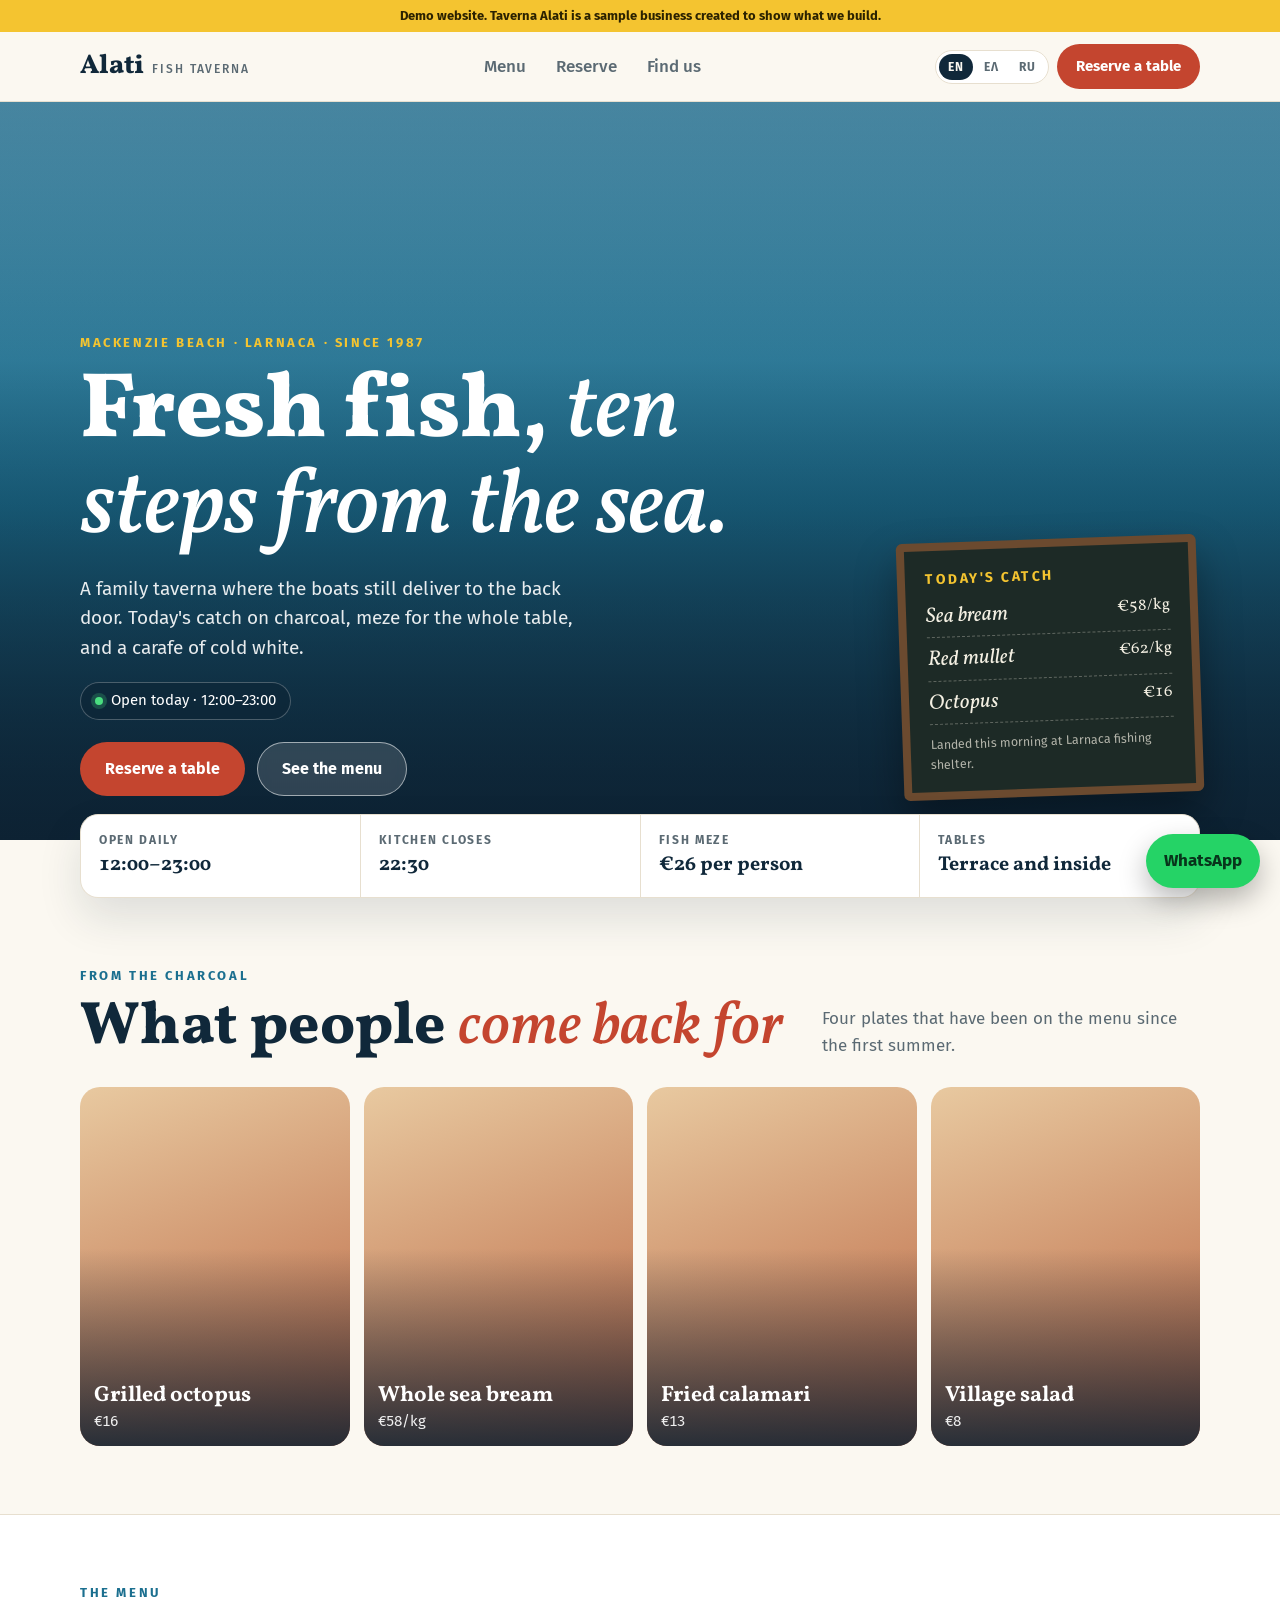
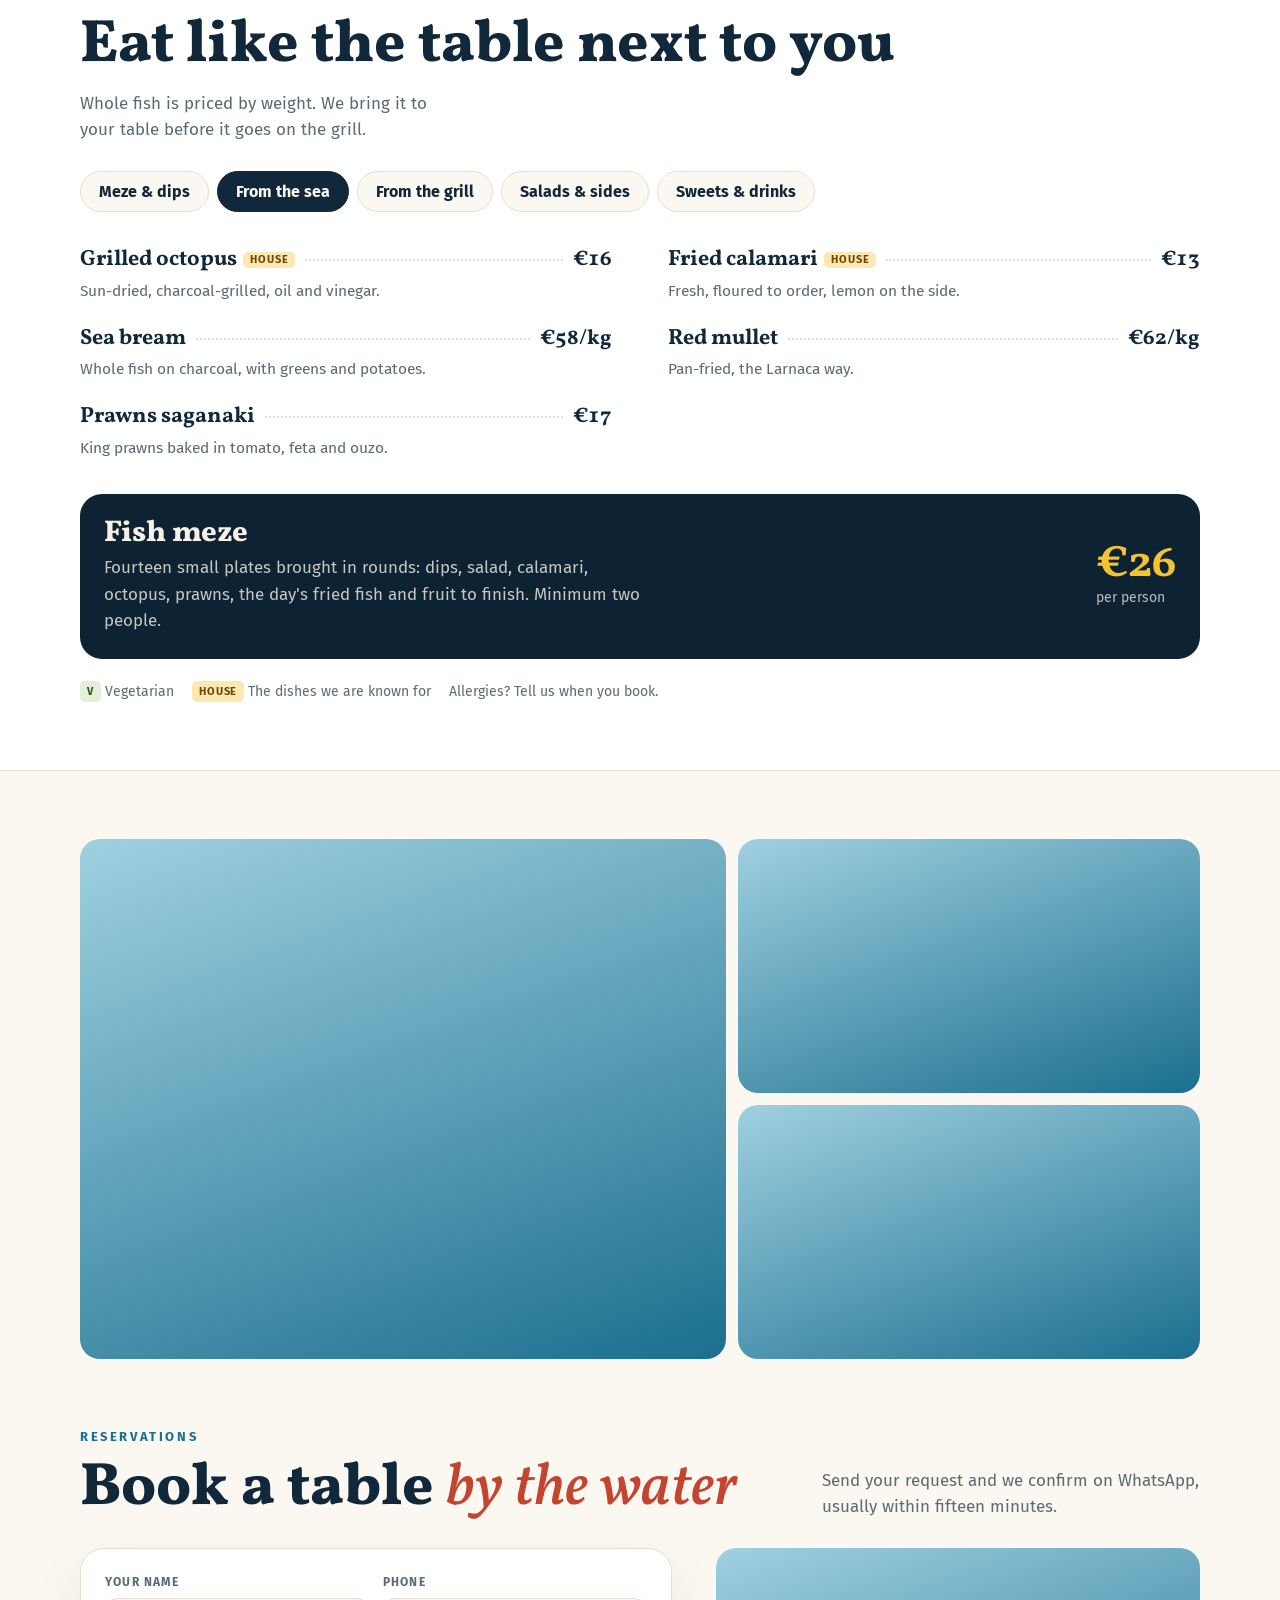
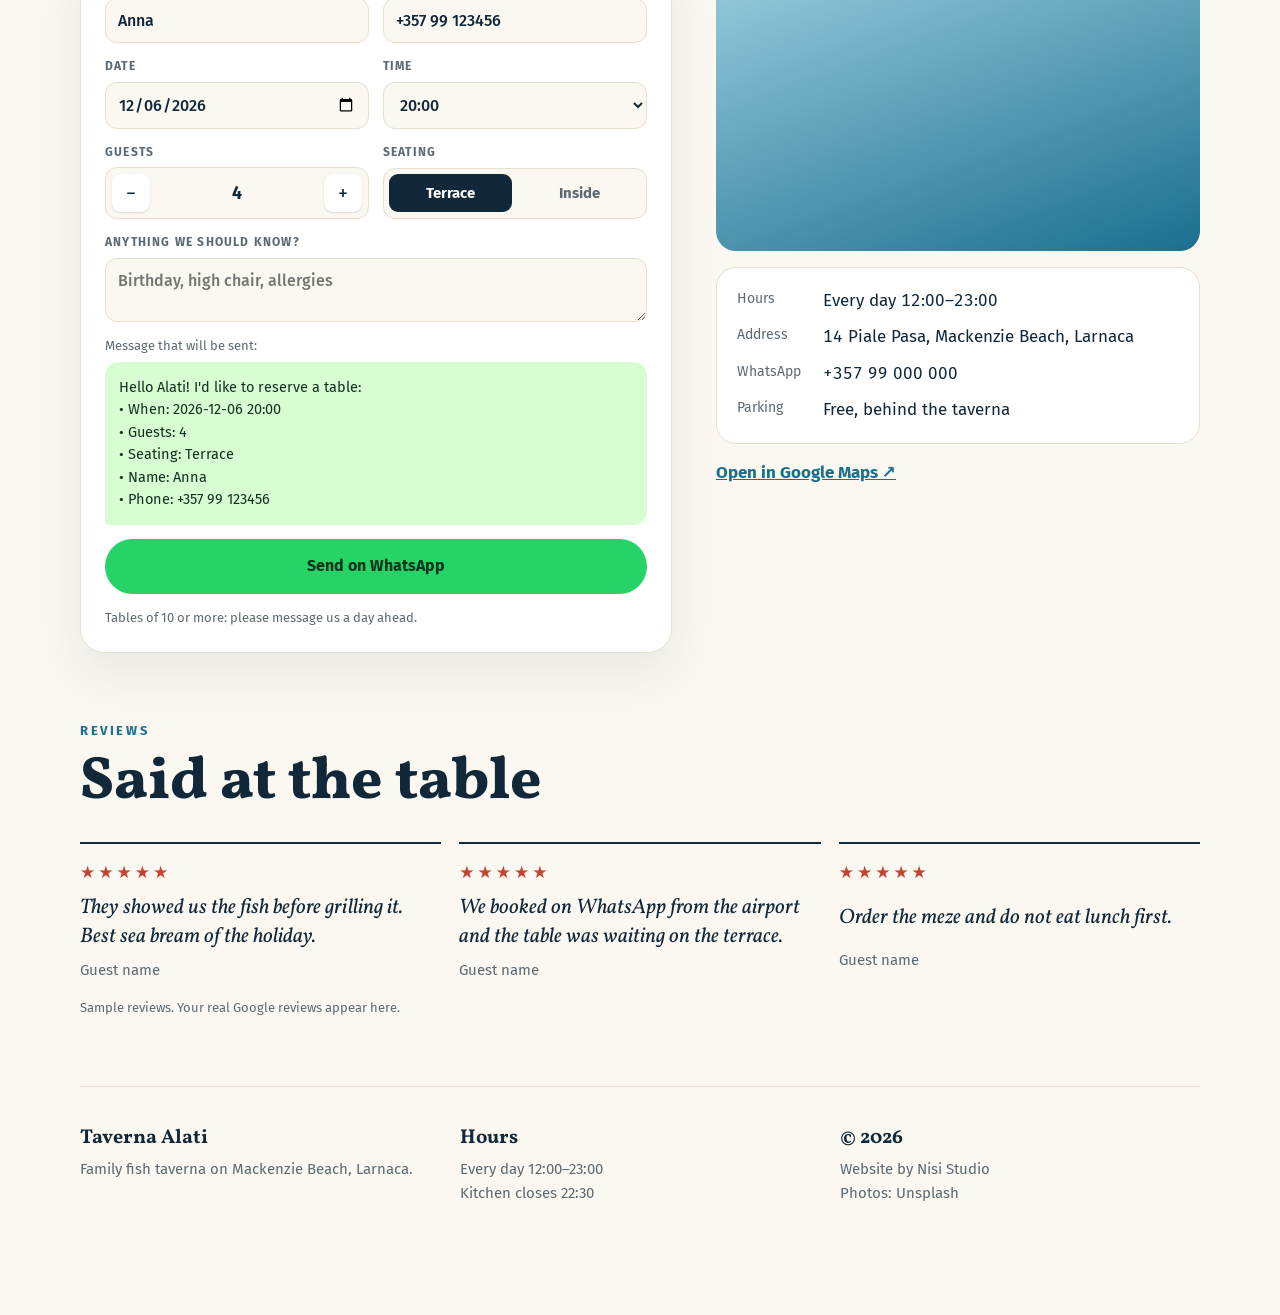
<file: demos/taverna.html>
<!doctype html>
<html lang="en">
<head>
<meta charset="utf-8">
<meta name="viewport" content="width=device-width, initial-scale=1, viewport-fit=cover">
<title>Taverna Alati</title>
<link rel="icon" href="icons/taverna-32.png" sizes="32x32" type="image/png">
<link rel="icon" href="icons/taverna.svg" type="image/svg+xml">
<link rel="apple-touch-icon" href="icons/taverna-180.png">
<meta name="description" content="Family fish taverna on Mackenzie Beach, Larnaca. Fresh fish on the grill, fish meze, tables by the sea. Reserve on WhatsApp.">
<link rel="preconnect" href="https://fonts.googleapis.com">
<link rel="preconnect" href="https://fonts.gstatic.com" crossorigin>
<link rel="preconnect" href="https://images.unsplash.com">
<link rel="stylesheet" href="https://fonts.googleapis.com/css2?family=Vollkorn:ital,wght@0,500;0,700;0,800;1,500;1,700&family=Fira+Sans:wght@400;500;700&display=swap">
<style>
/* Layout: seaside taverna. Full-bleed terrace photo hero with a chalkboard "today's catch" card, signature dishes in photos, a menu typeset like a printed card with dotted leaders, table request form that becomes a WhatsApp message */
:root{
  --bg:#fbf8f1;
  --surface:#ffffff;
  --ink:#10283a;
  --muted:#5b6a73;
  --line:#e7dfcf;
  --sea:#1b6f8f;
  --lemon:#f4c430;
  --tomato:#c4452f;
  --deep:#0d2233;
  --on-deep:#f6f1e4;
  --display:"Vollkorn", Georgia, serif;
  --body:"Fira Sans", "Segoe UI", system-ui, sans-serif;
  color-scheme:light;
}
@media (prefers-color-scheme: dark){
  :root:not([data-theme="light"]){
    --bg:#0b1722; --surface:#12222f; --ink:#f1ece0; --muted:#a3b2bb; --line:#22384a;
    --sea:#5db4d4; --lemon:#f4c430; --tomato:#e87a62; --deep:#081520; --on-deep:#f6f1e4; color-scheme:dark;
  }
}
:root[data-theme="dark"]{
  --bg:#0b1722; --surface:#12222f; --ink:#f1ece0; --muted:#a3b2bb; --line:#22384a;
  --sea:#5db4d4; --lemon:#f4c430; --tomato:#e87a62; --deep:#081520; --on-deep:#f6f1e4; color-scheme:dark;
}
*{box-sizing:border-box}
html{scroll-behavior:smooth}
body{margin:0;background:var(--bg);color:var(--ink);font-family:var(--body);font-size:17px;line-height:1.55;padding-inline:16px;overflow-x:hidden}
.wrap{max-width:1120px;margin-inline:auto}
h1,h2,h3{font-family:var(--display);font-weight:700;line-height:1.05;margin:0;text-wrap:balance}
p{margin:0}
a{color:inherit}
img{max-width:100%;display:block}
button{font-family:inherit}
:focus-visible{outline:2px solid var(--tomato);outline-offset:3px;border-radius:4px}
[hidden]{display:none!important}

.demo-bar{margin-inline:-16px;padding:6px 16px;background:var(--lemon);color:#2b2200;font-size:13px;font-weight:700;text-align:center}

.head{position:sticky;top:0;z-index:10;margin-inline:-16px;padding-inline:16px;background:color-mix(in srgb,var(--bg) 90%,transparent);backdrop-filter:blur(10px);border-bottom:1px solid var(--line)}
.head .wrap{display:flex;align-items:center;justify-content:space-between;gap:12px;padding-block:12px}
.logo{font-family:var(--display);font-weight:800;font-size:27px;text-decoration:none;display:flex;align-items:baseline;gap:8px;line-height:1}
.logo small{font-family:var(--body);font-weight:500;font-size:12px;letter-spacing:.16em;text-transform:uppercase;color:var(--muted)}
.nav{display:flex;gap:2px}
.nav a{text-decoration:none;font-weight:500;padding:8px 14px;border-radius:999px;color:var(--muted)}
.nav a:hover{color:var(--ink);background:var(--surface)}
@media (max-width:860px){.nav{display:none}}
.tools{display:flex;gap:8px;align-items:center}
.langs{display:flex;gap:2px;border:1px solid var(--line);border-radius:999px;padding:3px;background:var(--surface)}
.langs button{border:0;background:transparent;color:var(--muted);font-weight:700;font-size:12px;letter-spacing:.08em;padding:6px 9px;border-radius:999px;cursor:pointer}
.langs button[aria-pressed="true"]{background:var(--ink);color:var(--bg)}
.btn{display:inline-flex;align-items:center;justify-content:center;gap:8px;padding:14px 24px;border-radius:999px;font-weight:700;font-size:16px;text-decoration:none;border:1px solid transparent;cursor:pointer}
.btn-tomato{background:var(--tomato);color:#fff}
.btn-light{background:rgba(255,255,255,.14);color:#fff;border-color:rgba(255,255,255,.55);backdrop-filter:blur(6px)}
.btn-wa{background:#25d366;color:#08341b;width:100%}
.head .btn{padding:10px 18px;font-size:15px}
@media (max-width:520px){.head .btn{display:none}}

/* hero */
.hero{position:relative;margin-inline:-16px;padding-inline:16px;min-height:clamp(540px,82vh,760px);display:grid;align-items:end;color:#fff;background:linear-gradient(180deg,#5aa6c4,#1b6f8f 55%,#0d2233);overflow:hidden}
.hero>img{position:absolute;inset:0;width:100%;height:100%;object-fit:cover}
.hero::after{content:"";position:absolute;inset:0;background:linear-gradient(180deg,rgba(13,34,51,.25) 0%,rgba(13,34,51,.1) 35%,rgba(13,34,51,.82) 100%)}
.hero .wrap{position:relative;z-index:1;width:100%;display:grid;gap:28px;padding-block:40px 44px;align-items:end}
@media (min-width:900px){.hero .wrap{grid-template-columns:1.3fr .7fr}}
.eyebrow{font-size:13px;letter-spacing:.2em;text-transform:uppercase;font-weight:700;color:var(--lemon)}
.hero h1{font-size:clamp(44px,8.4vw,92px);font-weight:800;margin-top:12px;letter-spacing:-.01em}
.hero h1 em{font-weight:500}
.hero .lead{margin-top:16px;max-width:46ch;font-size:19px;color:rgba(255,255,255,.9)}
.status{display:inline-flex;align-items:center;gap:8px;margin-top:20px;font-size:15px;background:rgba(13,34,51,.5);border:1px solid rgba(255,255,255,.25);padding:6px 14px;border-radius:999px;backdrop-filter:blur(6px)}
.dot{width:8px;height:8px;border-radius:50%;background:#4ade80;box-shadow:0 0 0 4px rgba(74,222,128,.22)}
.ctas{display:flex;gap:12px;flex-wrap:wrap;margin-top:22px}
/* chalkboard */
.board{justify-self:end;width:100%;max-width:300px;background:#1d2a26;color:#f3efe2;border:8px solid #6b4a2f;border-radius:6px;padding:18px 20px;transform:rotate(-2deg);box-shadow:0 20px 40px rgba(0,0,0,.35);font-family:var(--display)}
@media (max-width:899px){.board{justify-self:start;transform:rotate(-1deg)}.hero .wrap{padding-bottom:64px}}
.board b{display:block;font-size:14px;letter-spacing:.18em;text-transform:uppercase;color:var(--lemon);font-family:var(--body);font-weight:700}
.board ul{list-style:none;margin:10px 0 0;padding:0;display:grid;gap:6px;font-style:italic;font-size:21px}
.board li{display:flex;justify-content:space-between;gap:12px;border-bottom:1px dashed rgba(243,239,226,.3);padding-bottom:4px}
.board li span:last-child{font-style:normal;font-size:16px;font-variant-numeric:tabular-nums;white-space:nowrap}
.board small{display:block;margin-top:10px;font-family:var(--body);font-size:12.5px;color:rgba(243,239,226,.7)}

.strip{display:grid;grid-template-columns:repeat(auto-fit,minmax(200px,1fr));gap:1px;background:var(--line);border:1px solid var(--line);border-radius:18px;overflow:hidden;margin-top:-26px;position:relative;z-index:2;box-shadow:0 20px 44px rgba(16,40,58,.12)}
.strip>div{background:var(--surface);padding:16px 18px}
.strip span{display:block;font-size:12px;letter-spacing:.14em;text-transform:uppercase;color:var(--muted);font-weight:700}
.strip b{font-family:var(--display);font-size:20px;font-variant-numeric:tabular-nums}

section{padding-block:68px}
.sec-head{display:flex;flex-wrap:wrap;justify-content:space-between;align-items:end;gap:14px;margin-bottom:28px}
.sec-head h2{font-size:clamp(36px,6.2vw,60px);font-weight:800}
.sec-head h2 em{font-weight:500;color:var(--tomato)}
.sec-head p{color:var(--muted);max-width:42ch}
.kicker{font-size:13px;letter-spacing:.2em;text-transform:uppercase;color:var(--sea);font-weight:700;margin-bottom:10px}

/* signature dishes */
.dishes{display:grid;gap:14px;grid-template-columns:repeat(4,1fr)}
@media (max-width:900px){.dishes{grid-template-columns:1fr 1fr}}
.dish{position:relative;aspect-ratio:3/4;border-radius:20px;overflow:hidden;background:linear-gradient(160deg,#e8c9a0,#b9623f);color:#fff}
.dish img{position:absolute;inset:0;width:100%;height:100%;object-fit:cover}
.dish::after{content:"";position:absolute;inset:0;background:linear-gradient(180deg,rgba(13,34,51,0) 45%,rgba(13,34,51,.85))}
.dish div{position:absolute;left:14px;right:14px;bottom:12px;z-index:1}
.dish b{display:block;font-family:var(--display);font-size:22px;line-height:1.1}
.dish span{font-size:15px;opacity:.92;font-variant-numeric:tabular-nums}

/* menu */
.menu-bg{margin-inline:-16px;padding-inline:16px;background:var(--surface);border-block:1px solid var(--line)}
.tabs{display:flex;gap:8px;overflow-x:auto;padding-bottom:6px;margin-bottom:26px;scrollbar-width:none}
.tabs::-webkit-scrollbar{display:none}
.tabs button{flex:none;border:1px solid var(--line);background:var(--bg);color:var(--ink);border-radius:999px;padding:10px 18px;font-weight:700;font-size:16px;cursor:pointer}
.tabs button[aria-selected="true"]{background:var(--ink);color:var(--bg);border-color:var(--ink)}
.items{display:grid;gap:20px 56px}
@media (min-width:820px){.items{grid-template-columns:1fr 1fr}}
.item{min-width:0}
.row{display:flex;align-items:baseline;gap:10px}
.row h3{font-size:22px;font-weight:700;min-width:0}
.row i{flex:1;border-bottom:2px dotted var(--line);transform:translateY(-4px);min-width:16px}
.row b{font-family:var(--display);font-size:21px;font-variant-numeric:tabular-nums;white-space:nowrap}
.item p{color:var(--muted);font-size:15.5px;margin-top:2px}
.tag{display:inline-block;font-family:var(--body);font-size:11px;font-weight:700;letter-spacing:.08em;text-transform:uppercase;padding:2px 7px;border-radius:5px;vertical-align:middle;margin-left:6px}
.tag.v{background:#e3efd9;color:#35561f}
.tag.h{background:#fde8b4;color:#6b4a00}
.meze{margin-top:34px;display:grid;gap:16px;background:var(--deep);color:var(--on-deep);border-radius:22px;padding:24px;align-items:center}
@media (min-width:820px){.meze{grid-template-columns:1fr auto}}
.meze h3{font-size:30px;font-weight:800}
.meze p{color:rgba(246,241,228,.8);margin-top:6px;max-width:60ch}
.meze b{font-family:var(--display);font-size:44px;color:var(--lemon);line-height:1;font-variant-numeric:tabular-nums}
.meze span{display:block;font-size:14px;color:rgba(246,241,228,.75)}
.legend{margin-top:22px;font-size:14px;color:var(--muted);display:flex;flex-wrap:wrap;gap:6px 18px}

/* gallery */
.gallery{display:grid;gap:12px;grid-template-columns:1.4fr 1fr;grid-template-rows:auto auto}
.gallery figure{margin:0;border-radius:20px;overflow:hidden;background:linear-gradient(160deg,#9fd0e0,#1b6f8f);min-height:180px}
.gallery figure:first-child{grid-row:1/3}
.gallery img{width:100%;height:100%;object-fit:cover}
@media (max-width:640px){.gallery{grid-template-columns:1fr 1fr}.gallery figure:first-child{grid-column:1/3;grid-row:auto;aspect-ratio:16/10}.gallery figure{aspect-ratio:1}}
@media (min-width:641px){.gallery{height:520px}}

/* reserve */
.book{display:grid;gap:28px}
@media (min-width:900px){.book{grid-template-columns:1.1fr .9fr;gap:44px}}
form{display:grid;gap:14px;background:var(--surface);border:1px solid var(--line);border-radius:24px;padding:24px;box-shadow:0 20px 50px rgba(16,40,58,.08)}
.frow{display:grid;gap:14px;grid-template-columns:1fr 1fr}
@media (max-width:460px){.frow{grid-template-columns:1fr}}
label,.lab{display:grid;gap:6px;font-size:12px;font-weight:700;letter-spacing:.1em;text-transform:uppercase;color:var(--muted)}
input,select,textarea{font:500 16px var(--body);color:var(--ink);background:var(--bg);border:1px solid var(--line);border-radius:12px;padding:12px;width:100%;min-width:0;text-transform:none;letter-spacing:0}
textarea{resize:vertical;min-height:64px}
.stepper{display:flex;align-items:center;gap:14px;background:var(--bg);border:1px solid var(--line);border-radius:12px;padding:6px}
.stepper button{width:38px;height:38px;border-radius:9px;border:0;background:var(--surface);color:var(--ink);font-size:20px;cursor:pointer;box-shadow:0 1px 2px rgba(0,0,0,.12)}
.stepper output{flex:1;text-align:center;font:700 18px var(--body);color:var(--ink);font-variant-numeric:tabular-nums;text-transform:none;letter-spacing:0}
.seg{display:grid;grid-template-columns:1fr 1fr;gap:6px;background:var(--bg);border:1px solid var(--line);border-radius:12px;padding:5px}
.seg label{display:block;text-transform:none;letter-spacing:0}
.seg input{position:absolute;opacity:0;width:0;height:0}
.seg span{display:block;text-align:center;padding:10px 8px;border-radius:9px;font:700 15px var(--body);color:var(--muted);cursor:pointer}
.seg input:checked+span{background:var(--ink);color:var(--bg)}
.seg input:focus-visible+span{outline:2px solid var(--tomato);outline-offset:2px}
.preview{font-size:14.5px;background:#d9fdd3;color:#14301f;border-radius:14px 14px 14px 4px;padding:14px;white-space:pre-wrap}
.small{font-size:13px;color:var(--muted)}
.info{display:grid;gap:16px;align-content:start}
.info .ph{aspect-ratio:16/10;border-radius:20px;overflow:hidden;background:linear-gradient(160deg,#9fd0e0,#1b6f8f)}
.info .ph img{width:100%;height:100%;object-fit:cover}
.info dl{margin:0;display:grid;grid-template-columns:auto 1fr;gap:10px 22px;background:var(--surface);border:1px solid var(--line);border-radius:20px;padding:20px}
.info dt{color:var(--muted);font-size:14px}
.info dd{margin:0;font-variant-numeric:tabular-nums}
.maplink{font-weight:700;color:var(--sea)}

.reviews{display:grid;gap:18px;grid-template-columns:repeat(auto-fit,minmax(250px,1fr))}
.reviews blockquote{margin:0;border-top:2px solid var(--ink);padding-top:16px;display:grid;gap:8px}
.stars{color:var(--tomato);letter-spacing:3px}
.reviews p{font-family:var(--display);font-style:italic;font-size:21px;line-height:1.35}
.reviews cite{font-style:normal;color:var(--muted);font-size:15px}
.sample{font-size:13px;color:var(--muted);margin-top:16px}

footer{padding-block:36px 110px;border-top:1px solid var(--line);display:grid;gap:20px;grid-template-columns:repeat(auto-fit,minmax(200px,1fr));color:var(--muted);font-size:15px}
footer b{display:block;color:var(--ink);font-family:var(--display);font-size:20px;margin-bottom:4px}

.bar{position:fixed;left:12px;right:12px;bottom:calc(12px + env(safe-area-inset-bottom,0px));z-index:9;display:grid;grid-template-columns:1fr auto;gap:8px}
.bar a{text-decoration:none;text-align:center;font-weight:700;padding:14px 18px;border-radius:999px;box-shadow:0 12px 28px rgba(0,0,0,.28)}
.bar a:first-child{background:var(--tomato);color:#fff}
.bar a:last-child{background:#25d366;color:#08341b}
@media (min-width:861px){.bar{left:auto;right:20px;grid-template-columns:auto}.bar a:first-child{display:none}}
@media (prefers-reduced-motion:no-preference){
  .btn{transition:transform .18s}.btn:hover{transform:translateY(-2px)}
  .dish img{transition:transform .6s}.dish:hover img{transform:scale(1.06)}
}
@media (prefers-reduced-motion:reduce){html{scroll-behavior:auto}}
</style>
</head>
<body>
<div class="demo-bar" data-i18n="demo">Demo website. Taverna Alati is a sample business created to show what we build.</div>

<header class="head">
  <div class="wrap">
    <a class="logo" href="#top">Alati <small data-i18n="logoS">fish taverna</small></a>
    <nav class="nav" aria-label="Main"><a href="#menu" data-i18n="navMenu">Menu</a><a href="#reserve" data-i18n="navRes">Reserve</a><a href="#find" data-i18n="navFind">Find us</a></nav>
    <div class="tools">
      <div class="langs" role="group" aria-label="Language">
        <button type="button" data-lang="en" aria-pressed="true">EN</button><button type="button" data-lang="el" aria-pressed="false">ΕΛ</button><button type="button" data-lang="ru" aria-pressed="false">RU</button>
      </div>
      <a class="btn btn-tomato" href="#reserve" data-i18n="cta1">Reserve a table</a>
    </div>
  </div>
</header>

<div class="hero" id="top">
  <img src="https://images.unsplash.com/photo-1601581875309-fafbf2d3ed3a?auto=format&fit=crop&w=1800&h=1100&q=72" alt="Tables on a stone terrace beside the sea" onerror="this.remove()">
  <div class="wrap">
    <div>
      <div class="eyebrow" data-i18n="eyebrow">Mackenzie Beach · Larnaca · since 1987</div>
      <h1 data-i18n="h1" data-html>Fresh fish, <em>ten steps from the sea.</em></h1>
      <p class="lead" data-i18n="lead">A family taverna where the boats still deliver to the back door. Today's catch on charcoal, meze for the whole table, and a carafe of cold white.</p>
      <div class="status"><span class="dot"></span><span data-i18n="open">Open today · 12:00–23:00</span></div>
      <div class="ctas">
        <a class="btn btn-tomato" href="#reserve" data-i18n="cta1">Reserve a table</a>
        <a class="btn btn-light" href="#menu" data-i18n="cta2">See the menu</a>
      </div>
    </div>
    <aside class="board" aria-label="Today's catch">
      <b data-i18n="catchT">Today's catch</b>
      <ul>
        <li><span data-i18n="c1">Sea bream</span><span>€58/kg</span></li>
        <li><span data-i18n="c2">Red mullet</span><span>€62/kg</span></li>
        <li><span data-i18n="c3">Octopus</span><span>€16</span></li>
      </ul>
      <small data-i18n="catchN">Landed this morning at Larnaca fishing shelter.</small>
    </aside>
  </div>
</div>

<div class="wrap">
  <div class="strip">
    <div><span data-i18n="st1">Open daily</span><b>12:00–23:00</b></div>
    <div><span data-i18n="st2">Kitchen closes</span><b>22:30</b></div>
    <div><span data-i18n="st3">Fish meze</span><b data-i18n="st3v">€26 per person</b></div>
    <div><span data-i18n="st4">Tables</span><b data-i18n="st4v">Terrace and inside</b></div>
  </div>

  <section>
    <div class="sec-head">
      <div><div class="kicker" data-i18n="sigK">From the charcoal</div><h2 data-i18n="sigH" data-html>What people <em>come back for</em></h2></div>
      <p data-i18n="sigP">Four plates that have been on the menu since the first summer.</p>
    </div>
    <div class="dishes">
      <div class="dish"><img src="https://images.unsplash.com/photo-1764397514747-8272f2da3f36?auto=format&fit=crop&w=700&h=930&q=70" alt="" loading="lazy" onerror="this.remove()"><div><b data-i18n="d1">Grilled octopus</b><span>€16</span></div></div>
      <div class="dish"><img src="https://images.unsplash.com/photo-1665401015549-712c0dc5ef85?auto=format&fit=crop&w=700&h=930&q=70" alt="" loading="lazy" onerror="this.remove()"><div><b data-i18n="d2">Whole sea bream</b><span>€58/kg</span></div></div>
      <div class="dish"><img src="https://images.unsplash.com/photo-1778600731531-7d836a32704c?auto=format&fit=crop&w=700&h=930&q=70" alt="" loading="lazy" onerror="this.remove()"><div><b data-i18n="d3">Fried calamari</b><span>€13</span></div></div>
      <div class="dish"><img src="https://images.unsplash.com/photo-1769481614068-47cfb4d1f125?auto=format&fit=crop&w=700&h=930&q=70" alt="" loading="lazy" onerror="this.remove()"><div><b data-i18n="d4">Village salad</b><span>€8</span></div></div>
    </div>
  </section>
</div>

<div class="menu-bg" id="menu">
<div class="wrap">
  <section>
    <div class="sec-head">
      <div><div class="kicker" data-i18n="menuK">The menu</div><h2 data-i18n="menuH">Eat like the table next to you</h2></div>
      <p data-i18n="menuP">Whole fish is priced by weight. We bring it to your table before it goes on the grill.</p>
    </div>
    <div class="tabs" id="tabs" role="tablist"></div>
    <div class="items" id="items"></div>
    <div class="meze">
      <div><h3 data-i18n="mezeH">Fish meze</h3><p data-i18n="mezeP">Fourteen small plates brought in rounds: dips, salad, calamari, octopus, prawns, the day's fried fish and fruit to finish. Minimum two people.</p></div>
      <div><b>€26</b><span data-i18n="mezeS">per person</span></div>
    </div>
    <div class="legend"><span><span class="tag v" style="margin-left:0">V</span> <span data-i18n="legV">Vegetarian</span></span><span><span class="tag h" style="margin-left:0" data-i18n="tagH">House</span> <span data-i18n="legH">The dishes we are known for</span></span><span data-i18n="legA">Allergies? Tell us when you book.</span></div>
  </section>
</div>
</div>

<div class="wrap">
  <section>
    <div class="gallery">
      <figure><img src="https://images.unsplash.com/photo-1785512329906-3e903e48f0df?auto=format&fit=crop&w=1200&h=1000&q=70" alt="White terrace with lanterns overlooking the sea" loading="lazy" onerror="this.remove()"></figure>
      <figure><img src="https://images.unsplash.com/photo-1764397514323-e2fbf55e3091?auto=format&fit=crop&w=800&h=520&q=70" alt="Octopus grilling over hot coals" loading="lazy" onerror="this.remove()"></figure>
      <figure><img src="https://images.unsplash.com/photo-1782174177190-3c267c3b07e7?auto=format&fit=crop&w=800&h=520&q=70" alt="Table covered with meze plates" loading="lazy" onerror="this.remove()"></figure>
    </div>
  </section>

  <section id="reserve" style="padding-top:0">
    <div class="sec-head">
      <div><div class="kicker" data-i18n="resK">Reservations</div><h2 data-i18n="resH" data-html>Book a table <em>by the water</em></h2></div>
      <p data-i18n="resP">Send your request and we confirm on WhatsApp, usually within fifteen minutes.</p>
    </div>
    <div class="book">
      <form id="form" novalidate>
        <div class="frow">
          <label><span data-i18n="fName">Your name</span><input id="f-name" autocomplete="name" value="Anna"></label>
          <label><span data-i18n="fPhone">Phone</span><input id="f-phone" type="tel" autocomplete="tel" value="+357 99 123456"></label>
        </div>
        <div class="frow">
          <label><span data-i18n="fDate">Date</span><input id="f-date" type="date"></label>
          <label><span data-i18n="fTime">Time</span><select id="f-time"></select></label>
        </div>
        <div class="frow">
          <div class="lab"><span data-i18n="fGuests">Guests</span><div class="stepper"><button type="button" id="g-minus" aria-label="Fewer guests">−</button><output id="guests">4</output><button type="button" id="g-plus" aria-label="More guests">+</button></div></div>
          <div class="lab"><span data-i18n="fSeat">Seating</span><div class="seg"><label><input type="radio" name="seat" id="seat-t" value="t" checked><span data-i18n="seatT">Terrace</span></label><label><input type="radio" name="seat" id="seat-i" value="i"><span data-i18n="seatI">Inside</span></label></div></div>
        </div>
        <label><span data-i18n="fNote">Anything we should know?</span><textarea id="f-note" data-i18n-ph="notePh" placeholder="Birthday, high chair, allergies"></textarea></label>
        <div><div class="small" style="margin-bottom:6px" data-i18n="prevL">Message that will be sent:</div><div class="preview" id="preview"></div></div>
        <a class="btn btn-wa" id="send" href="#" target="_blank" rel="noopener" data-i18n="send">Send on WhatsApp</a>
        <p class="small" data-i18n="big">Tables of 10 or more: please message us a day ahead.</p>
      </form>
      <div class="info" id="find">
        <div class="ph"><img src="https://images.unsplash.com/photo-1781484589468-86578ea42813?auto=format&fit=crop&w=1000&h=625&q=70" alt="Restaurant tables by the blue sea" loading="lazy" onerror="this.remove()"></div>
        <dl>
          <dt data-i18n="iHours">Hours</dt><dd data-i18n="iHoursV">Every day 12:00–23:00</dd>
          <dt data-i18n="iAddr">Address</dt><dd>14 Piale Pasa, Mackenzie Beach, Larnaca</dd>
          <dt>WhatsApp</dt><dd>+357 99 000 000</dd>
          <dt data-i18n="iPark">Parking</dt><dd data-i18n="iParkV">Free, behind the taverna</dd>
        </dl>
        <a class="maplink" href="https://www.google.com/maps/search/?api=1&query=Mackenzie+Beach+Larnaca" target="_blank" rel="noopener" data-i18n="map">Open in Google Maps ↗</a>
      </div>
    </div>
  </section>

  <section style="padding-top:0">
    <div class="sec-head"><div><div class="kicker" data-i18n="revK">Reviews</div><h2 data-i18n="revH">Said at the table</h2></div></div>
    <div class="reviews">
      <blockquote><span class="stars">★★★★★</span><p data-i18n="r1">They showed us the fish before grilling it. Best sea bream of the holiday.</p><cite>Guest name</cite></blockquote>
      <blockquote><span class="stars">★★★★★</span><p data-i18n="r2">We booked on WhatsApp from the airport and the table was waiting on the terrace.</p><cite>Guest name</cite></blockquote>
      <blockquote><span class="stars">★★★★★</span><p data-i18n="r3">Order the meze and do not eat lunch first.</p><cite>Guest name</cite></blockquote>
    </div>
    <p class="sample" data-i18n="sample">Sample reviews. Your real Google reviews appear here.</p>
  </section>

  <footer>
    <div><b>Taverna Alati</b><span data-i18n="fTag">Family fish taverna on Mackenzie Beach, Larnaca.</span></div>
    <div><b data-i18n="iHours">Hours</b><span data-i18n="iHoursV">Every day 12:00–23:00</span><br><span data-i18n="fKitchen">Kitchen closes 22:30</span></div>
    <div><b>© 2026</b><span data-i18n="made">Website by Nisi Studio</span><br><span data-i18n="credit">Photos: Unsplash</span></div>
  </footer>
</div>

<div class="bar"><a href="#reserve" data-i18n="cta1">Reserve a table</a><a id="bar-wa" href="#" target="_blank" rel="noopener">WhatsApp</a></div>

<script>
const WA="35799000000"; // taverna WhatsApp number, digits only
const menu=[
 {id:"meze",t:{en:"Meze & dips",el:"Μεζέδες",ru:"Мезе и закуски"},items:[
  {n:{en:"Tzatziki",el:"Τζατζίκι",ru:"Дзадзики"},d:{en:"Strained yoghurt, cucumber, garlic, dried mint.",el:"Στραγγιστό γιαούρτι, αγγούρι, σκόρδο, δυόσμος.",ru:"Густой йогурт, огурец, чеснок, сушёная мята."},p:"€4.50",g:"v"},
  {n:{en:"Taramosalata",el:"Ταραμοσαλάτα",ru:"Тарамасалата"},d:{en:"Cured roe whipped with lemon and olive oil.",el:"Ταραμάς χτυπημένος με λεμόνι και ελαιόλαδο.",ru:"Икра, взбитая с лимоном и оливковым маслом."},p:"€5"},
  {n:{en:"Grilled halloumi",el:"Χαλλούμι στη σχάρα",ru:"Халуми на гриле"},d:{en:"Village halloumi with tomato and oregano.",el:"Χωριάτικο χαλλούμι με ντομάτα και ρίγανη.",ru:"Деревенский халуми с томатами и орегано."},p:"€7.50",g:"v"},
  {n:{en:"Hummus",el:"Χούμους",ru:"Хумус"},d:{en:"Chickpeas, tahini, warm pitta.",el:"Ρεβίθια, ταχίνι, ζεστή πίτα.",ru:"Нут, тахини, тёплая пита."},p:"€4.50",g:"v"},
  {n:{en:"Village sausage",el:"Λουκάνικο χωριάτικο",ru:"Деревенская колбаска"},d:{en:"Wine-cured pork sausage from the grill.",el:"Κρασάτο χοιρινό λουκάνικο στα κάρβουνα.",ru:"Свиная колбаска, выдержанная в вине, с гриля."},p:"€8"}
 ]},
 {id:"sea",t:{en:"From the sea",el:"Από τη θάλασσα",ru:"Из моря"},items:[
  {n:{en:"Grilled octopus",el:"Χταπόδι στα κάρβουνα",ru:"Осьминог на углях"},d:{en:"Sun-dried, charcoal-grilled, oil and vinegar.",el:"Λιαστό, στα κάρβουνα, με λαδόξιδο.",ru:"Вяленый на солнце, на углях, с маслом и уксусом."},p:"€16",g:"h"},
  {n:{en:"Fried calamari",el:"Καλαμάρι τηγανητό",ru:"Жареные кальмары"},d:{en:"Fresh, floured to order, lemon on the side.",el:"Φρέσκο, αλευρωμένο την ώρα, με λεμόνι.",ru:"Свежие, в муке под заказ, с лимоном."},p:"€13",g:"h"},
  {n:{en:"Sea bream",el:"Τσιπούρα",ru:"Дорада"},d:{en:"Whole fish on charcoal, with greens and potatoes.",el:"Ολόκληρη στα κάρβουνα, με χόρτα και πατάτες.",ru:"Целая рыба на углях, с зеленью и картофелем."},p:"€58/kg"},
  {n:{en:"Red mullet",el:"Μπαρμπούνι",ru:"Барабулька"},d:{en:"Pan-fried, the Larnaca way.",el:"Τηγανητό, όπως στη Λάρνακα.",ru:"Жареная на сковороде, по-ларнакски."},p:"€62/kg"},
  {n:{en:"Prawns saganaki",el:"Γαρίδες σαγανάκι",ru:"Креветки саганаки"},d:{en:"King prawns baked in tomato, feta and ouzo.",el:"Γαρίδες στον φούρνο με ντομάτα, φέτα και ούζο.",ru:"Королевские креветки в томатах с фетой и узо."},p:"€17"}
 ]},
 {id:"grill",t:{en:"From the grill",el:"Της σχάρας",ru:"С гриля"},items:[
  {n:{en:"Pork souvlaki",el:"Σουβλάκι χοιρινό",ru:"Свиной сувлаки"},d:{en:"Two skewers, pitta, salad and chips.",el:"Δύο σουβλάκια, πίτα, σαλάτα και πατάτες.",ru:"Два шампура, пита, салат и картофель."},p:"€12"},
  {n:{en:"Sheftalia",el:"Σιεφταλιά",ru:"Шефталья"},d:{en:"Cypriot pork parcels with parsley and onion.",el:"Κυπριακή σιεφταλιά με μαϊντανό και κρεμμύδι.",ru:"Кипрские колбаски с петрушкой и луком."},p:"€12",g:"h"},
  {n:{en:"Chicken souvlaki",el:"Σουβλάκι κοτόπουλο",ru:"Куриный сувлаки"},d:{en:"Marinated in lemon and oregano.",el:"Μαριναρισμένο σε λεμόνι και ρίγανη.",ru:"В маринаде из лимона и орегано."},p:"€12"},
  {n:{en:"Lamb chops",el:"Παϊδάκια αρνίσια",ru:"Бараньи рёбрышки"},d:{en:"Five chops, charcoal, coarse salt.",el:"Πέντε παϊδάκια, κάρβουνο, χοντρό αλάτι.",ru:"Пять рёбрышек, угли, крупная соль."},p:"€19"}
 ]},
 {id:"salad",t:{en:"Salads & sides",el:"Σαλάτες & συνοδευτικά",ru:"Салаты и гарниры"},items:[
  {n:{en:"Village salad",el:"Χωριάτικη σαλάτα",ru:"Деревенский салат"},d:{en:"Tomato, cucumber, feta, olives, capers.",el:"Ντομάτα, αγγούρι, φέτα, ελιές, κάπαρη.",ru:"Томаты, огурцы, фета, оливки, каперсы."},p:"€8",g:"v"},
  {n:{en:"Grilled vegetables",el:"Λαχανικά σχάρας",ru:"Овощи на гриле"},d:{en:"Courgette, aubergine, peppers, olive oil.",el:"Κολοκύθι, μελιτζάνα, πιπεριές, ελαιόλαδο.",ru:"Кабачок, баклажан, перец, оливковое масло."},p:"€7",g:"v"},
  {n:{en:"Hand-cut chips",el:"Πατάτες τηγανητές",ru:"Картофель фри"},d:{en:"Cyprus potatoes, fried in olive oil.",el:"Κυπριακές πατάτες, τηγανισμένες σε ελαιόλαδο.",ru:"Кипрский картофель, жаренный на оливковом масле."},p:"€4",g:"v"}
 ]},
 {id:"sweet",t:{en:"Sweets & drinks",el:"Γλυκά & ποτά",ru:"Десерты и напитки"},items:[
  {n:{en:"Loukoumades",el:"Λουκουμάδες",ru:"Лукумадес"},d:{en:"Honey doughnuts with cinnamon and walnuts.",el:"Με μέλι, κανέλα και καρύδια.",ru:"Пончики с мёдом, корицей и орехами."},p:"€6"},
  {n:{en:"Mahalepi",el:"Μαχαλεπί",ru:"Махалепи"},d:{en:"Chilled rosewater pudding.",el:"Δροσερό, με ροδόσταγμα.",ru:"Холодный пудинг с розовой водой."},p:"€4.50",g:"v"},
  {n:{en:"House white, 500 ml",el:"Λευκό χύμα, 500 ml",ru:"Домашнее белое, 500 мл"},d:{en:"Xynisteri from the Limassol hills.",el:"Ξυνιστέρι από τα κρασοχώρια Λεμεσού.",ru:"Ксинистери с холмов Лимассола."},p:"€9"},
  {n:{en:"Commandaria",el:"Κουμανδαρία",ru:"Коммандария"},d:{en:"A glass of Cyprus's sweet wine.",el:"Ένα ποτήρι κυπριακό γλυκό κρασί.",ru:"Бокал кипрского сладкого вина."},p:"€5"},
  {n:{en:"Cyprus coffee",el:"Κυπριακός καφές",ru:"Кипрский кофе"},d:{en:"Sketo, metrio or glyko.",el:"Σκέτος, μέτριος ή γλυκός.",ru:"Скето, метрио или глико."},p:"€2.50"}
 ]}
];
const T={
 en:{demo:"Demo website. Taverna Alati is a sample business created to show what we build.",logoS:"fish taverna",navMenu:"Menu",navRes:"Reserve",navFind:"Find us",cta1:"Reserve a table",cta2:"See the menu",eyebrow:"Mackenzie Beach · Larnaca · since 1987",h1:"Fresh fish, <em>ten steps from the sea.</em>",lead:"A family taverna where the boats still deliver to the back door. Today's catch on charcoal, meze for the whole table, and a carafe of cold white.",open:"Open today · 12:00–23:00",catchT:"Today's catch",c1:"Sea bream",c2:"Red mullet",c3:"Octopus",catchN:"Landed this morning at Larnaca fishing shelter.",st1:"Open daily",st2:"Kitchen closes",st3:"Fish meze",st3v:"€26 per person",st4:"Tables",st4v:"Terrace and inside",sigK:"From the charcoal",sigH:"What people <em>come back for</em>",sigP:"Four plates that have been on the menu since the first summer.",d1:"Grilled octopus",d2:"Whole sea bream",d3:"Fried calamari",d4:"Village salad",menuK:"The menu",menuH:"Eat like the table next to you",menuP:"Whole fish is priced by weight. We bring it to your table before it goes on the grill.",mezeH:"Fish meze",mezeP:"Fourteen small plates brought in rounds: dips, salad, calamari, octopus, prawns, the day's fried fish and fruit to finish. Minimum two people.",mezeS:"per person",tagH:"House",legV:"Vegetarian",legH:"The dishes we are known for",legA:"Allergies? Tell us when you book.",resK:"Reservations",resH:"Book a table <em>by the water</em>",resP:"Send your request and we confirm on WhatsApp, usually within fifteen minutes.",fName:"Your name",fPhone:"Phone",fDate:"Date",fTime:"Time",fGuests:"Guests",fSeat:"Seating",seatT:"Terrace",seatI:"Inside",fNote:"Anything we should know?",notePh:"Birthday, high chair, allergies",prevL:"Message that will be sent:",send:"Send on WhatsApp",big:"Tables of 10 or more: please message us a day ahead.",iHours:"Hours",iHoursV:"Every day 12:00–23:00",iAddr:"Address",iPark:"Parking",iParkV:"Free, behind the taverna",map:"Open in Google Maps ↗",revK:"Reviews",revH:"Said at the table",r1:"They showed us the fish before grilling it. Best sea bream of the holiday.",r2:"We booked on WhatsApp from the airport and the table was waiting on the terrace.",r3:"Order the meze and do not eat lunch first.",sample:"Sample reviews. Your real Google reviews appear here.",fTag:"Family fish taverna on Mackenzie Beach, Larnaca.",fKitchen:"Kitchen closes 22:30",made:"Website by Nisi Studio",credit:"Photos: Unsplash",msg:"Hello Alati! I'd like to reserve a table:",mWhen:"When",mGuests:"Guests",mSeat:"Seating",mName:"Name",mPhone:"Phone",mNote:"Note"},
 el:{demo:"Δοκιμαστική ιστοσελίδα. Η Ταβέρνα Αλάτι είναι παράδειγμα επιχείρησης.",logoS:"ψαροταβέρνα",navMenu:"Μενού",navRes:"Κράτηση",navFind:"Πού είμαστε",cta1:"Κράτηση τραπεζιού",cta2:"Δείτε το μενού",eyebrow:"Παραλία Μακένζυ · Λάρνακα · από το 1987",h1:"Φρέσκο ψάρι, <em>δέκα βήματα από τη θάλασσα.</em>",lead:"Οικογενειακή ταβέρνα όπου οι βάρκες φέρνουν ακόμη το ψάρι στην πίσω πόρτα. Ψάρι ημέρας στα κάρβουνα, μεζές για όλο το τραπέζι και μια καράφα κρύο λευκό.",open:"Ανοιχτά σήμερα · 12:00–23:00",catchT:"Ψάρι ημέρας",c1:"Τσιπούρα",c2:"Μπαρμπούνι",c3:"Χταπόδι",catchN:"Ψαρεμένα σήμερα το πρωί, αλιευτικό καταφύγιο Λάρνακας.",st1:"Καθημερινά",st2:"Η κουζίνα κλείνει",st3:"Ψαρομεζές",st3v:"€26 το άτομο",st4:"Τραπέζια",st4v:"Βεράντα και μέσα",sigK:"Από τα κάρβουνα",sigH:"Γι' αυτά <em>ξανάρχονται</em>",sigP:"Τέσσερα πιάτα που είναι στο μενού από το πρώτο καλοκαίρι.",d1:"Χταπόδι στα κάρβουνα",d2:"Τσιπούρα ολόκληρη",d3:"Καλαμάρι τηγανητό",d4:"Χωριάτικη σαλάτα",menuK:"Το μενού",menuH:"Φάτε όπως το διπλανό τραπέζι",menuP:"Το ολόκληρο ψάρι χρεώνεται με το κιλό. Σας το δείχνουμε πριν μπει στη σχάρα.",mezeH:"Ψαρομεζές",mezeP:"Δεκατέσσερα πιατάκια που έρχονται σε γύρους: αλοιφές, σαλάτα, καλαμάρι, χταπόδι, γαρίδες, τηγανητό ψάρι ημέρας και φρούτα. Ελάχιστο δύο άτομα.",mezeS:"το άτομο",tagH:"Σπιτικό",legV:"Χορτοφαγικό",legH:"Τα πιάτα που μας έκαναν γνωστούς",legA:"Αλλεργίες; Πείτε μας στην κράτηση.",resK:"Κρατήσεις",resH:"Κλείστε τραπέζι <em>δίπλα στο κύμα</em>",resP:"Στείλτε το αίτημά σας και επιβεβαιώνουμε στο WhatsApp, συνήθως σε δεκαπέντε λεπτά.",fName:"Όνομα",fPhone:"Τηλέφωνο",fDate:"Ημερομηνία",fTime:"Ώρα",fGuests:"Άτομα",fSeat:"Θέση",seatT:"Βεράντα",seatI:"Μέσα",fNote:"Κάτι που πρέπει να ξέρουμε;",notePh:"Γενέθλια, παιδικό καρεκλάκι, αλλεργίες",prevL:"Το μήνυμα που θα σταλεί:",send:"Αποστολή στο WhatsApp",big:"Για 10 άτομα και πάνω, στείλτε μας μήνυμα μία μέρα πριν.",iHours:"Ωράριο",iHoursV:"Καθημερινά 12:00–23:00",iAddr:"Διεύθυνση",iPark:"Στάθμευση",iParkV:"Δωρεάν, πίσω από την ταβέρνα",map:"Άνοιγμα στο Google Maps ↗",revK:"Κριτικές",revH:"Ειπώθηκε στο τραπέζι",r1:"Μας έδειξαν το ψάρι πριν το ψήσουν. Η καλύτερη τσιπούρα των διακοπών.",r2:"Κλείσαμε στο WhatsApp από το αεροδρόμιο και το τραπέζι μας περίμενε στη βεράντα.",r3:"Πάρτε τον μεζέ και μη φάτε μεσημεριανό πριν.",sample:"Ενδεικτικές κριτικές. Εδώ εμφανίζονται οι πραγματικές σας κριτικές Google.",fTag:"Οικογενειακή ψαροταβέρνα στην παραλία Μακένζυ, Λάρνακα.",fKitchen:"Η κουζίνα κλείνει 22:30",made:"Ιστοσελίδα από Nisi Studio",credit:"Φωτογραφίες: Unsplash",msg:"Γεια σας! Θα ήθελα να κλείσω τραπέζι:",mWhen:"Πότε",mGuests:"Άτομα",mSeat:"Θέση",mName:"Όνομα",mPhone:"Τηλέφωνο",mNote:"Σημείωση"},
 ru:{demo:"Демо-сайт. Таверна «Алати» — пример бизнеса для портфолио.",logoS:"рыбная таверна",navMenu:"Меню",navRes:"Бронь",navFind:"Как найти",cta1:"Забронировать стол",cta2:"Смотреть меню",eyebrow:"Пляж Маккензи · Ларнака · с 1987 года",h1:"Свежая рыба <em>в десяти шагах от моря.</em>",lead:"Семейная таверна, куда рыбаки до сих пор приносят улов к задней двери. Рыба дня на углях, мезе на весь стол и графин холодного белого.",open:"Сегодня открыто · 12:00–23:00",catchT:"Улов дня",c1:"Дорада",c2:"Барабулька",c3:"Осьминог",catchN:"Выловлено сегодня утром, рыбацкая гавань Ларнаки.",st1:"Ежедневно",st2:"Кухня до",st3:"Рыбное мезе",st3v:"€26 с человека",st4:"Столики",st4v:"Терраса и зал",sigK:"С углей",sigH:"За чем <em>возвращаются</em>",sigP:"Четыре блюда, которые в меню с первого лета.",d1:"Осьминог на углях",d2:"Дорада целиком",d3:"Жареные кальмары",d4:"Деревенский салат",menuK:"Меню",menuH:"Закажите как за соседним столом",menuP:"Целая рыба продаётся на вес. Мы приносим её к столу перед тем, как отправить на гриль.",mezeH:"Рыбное мезе",mezeP:"Четырнадцать блюд, которые приносят по очереди: закуски, салат, кальмары, осьминог, креветки, жареная рыба дня и фрукты. Минимум на двоих.",mezeS:"с человека",tagH:"Фирменное",legV:"Вегетарианское",legH:"Блюда, которыми мы известны",legA:"Аллергия? Сообщите при бронировании.",resK:"Бронирование",resH:"Столик <em>у воды</em>",resP:"Отправьте заявку, и мы подтвердим в WhatsApp, обычно за пятнадцать минут.",fName:"Имя",fPhone:"Телефон",fDate:"Дата",fTime:"Время",fGuests:"Гостей",fSeat:"Место",seatT:"Терраса",seatI:"Зал",fNote:"Что нам стоит знать?",notePh:"День рождения, детский стул, аллергия",prevL:"Сообщение, которое будет отправлено:",send:"Отправить в WhatsApp",big:"Столы от 10 человек: напишите нам за день.",iHours:"Часы работы",iHoursV:"Ежедневно 12:00–23:00",iAddr:"Адрес",iPark:"Парковка",iParkV:"Бесплатная, за таверной",map:"Открыть в Google Maps ↗",revK:"Отзывы",revH:"Сказано за столом",r1:"Нам показали рыбу перед тем, как жарить. Лучшая дорада за весь отпуск.",r2:"Забронировали в WhatsApp из аэропорта, и столик ждал нас на террасе.",r3:"Берите мезе и не обедайте заранее.",sample:"Примеры отзывов. Здесь будут ваши настоящие отзывы Google.",fTag:"Семейная рыбная таверна на пляже Маккензи, Ларнака.",fKitchen:"Кухня работает до 22:30",made:"Сайт от Nisi Studio",credit:"Фото: Unsplash",msg:"Здравствуйте! Хочу забронировать стол:",mWhen:"Когда",mGuests:"Гостей",mSeat:"Место",mName:"Имя",mPhone:"Телефон",mNote:"Комментарий"}
};
let lang="en",tab="sea",guests=4;
const $=id=>document.getElementById(id);

function renderMenu(){
  const t=T[lang];
  $("tabs").innerHTML=menu.map(c=>`<button type="button" role="tab" aria-selected="${c.id===tab}" data-tab="${c.id}">${c.t[lang]}</button>`).join("");
  $("tabs").querySelectorAll("button").forEach(b=>b.onclick=()=>{tab=b.dataset.tab;renderMenu()});
  const c=menu.find(m=>m.id===tab);
  $("items").innerHTML=c.items.map(i=>`<div class="item"><div class="row"><h3>${i.n[lang]}${i.g==="v"?'<span class="tag v">V</span>':i.g==="h"?`<span class="tag h">${t.tagH}</span>`:""}</h3><i></i><b>${i.p}</b></div><p>${i.d[lang]}</p></div>`).join("");
}
function update(){
  const t=T[lang],seat=$("seat-t").checked?t.seatT:t.seatI;
  const lines=[t.msg,`• ${t.mWhen}: ${$("f-date").value} ${$("f-time").value}`,`• ${t.mGuests}: ${guests}`,`• ${t.mSeat}: ${seat}`,`• ${t.mName}: ${$("f-name").value}`,`• ${t.mPhone}: ${$("f-phone").value}`];
  if($("f-note").value.trim())lines.push(`• ${t.mNote}: ${$("f-note").value.trim()}`);
  const text=lines.join("\n");
  $("preview").textContent=text;
  $("send").href=`https://wa.me/${WA}?text=${encodeURIComponent(text)}`;
  $("bar-wa").href=`https://wa.me/${WA}?text=${encodeURIComponent(t.msg)}`;
  $("guests").textContent=guests;
}
function setLang(l){
  lang=l;document.documentElement.lang=l;
  document.querySelectorAll("[data-i18n]").forEach(el=>{const v=T[l][el.dataset.i18n];if(v==null)return;el.hasAttribute("data-html")?el.innerHTML=v:el.textContent=v});
  document.querySelectorAll("[data-i18n-ph]").forEach(el=>el.placeholder=T[l][el.dataset.i18nPh]);
  document.querySelectorAll(".langs button").forEach(b=>b.setAttribute("aria-pressed",b.dataset.lang===l));
  renderMenu();update();
}
const ts=$("f-time");
for(let h=12;h<=22;h++)for(const m of["00","30"]){if(h===22&&m==="30")break;const o=document.createElement("option");o.textContent=`${h}:${m}`;ts.appendChild(o)}
ts.value="20:00";
const d=new Date();d.setDate(d.getDate()+1);
$("f-date").value=d.toISOString().slice(0,10);$("f-date").min=new Date().toISOString().slice(0,10);
$("g-minus").onclick=()=>{guests=Math.max(1,guests-1);update()};
$("g-plus").onclick=()=>{guests=Math.min(20,guests+1);update()};
$("form").addEventListener("input",update);
$("form").addEventListener("submit",e=>e.preventDefault());
document.querySelectorAll(".langs button").forEach(b=>b.onclick=()=>setLang(b.dataset.lang));
setLang("en");
</script>
</body>
</html>
</file>
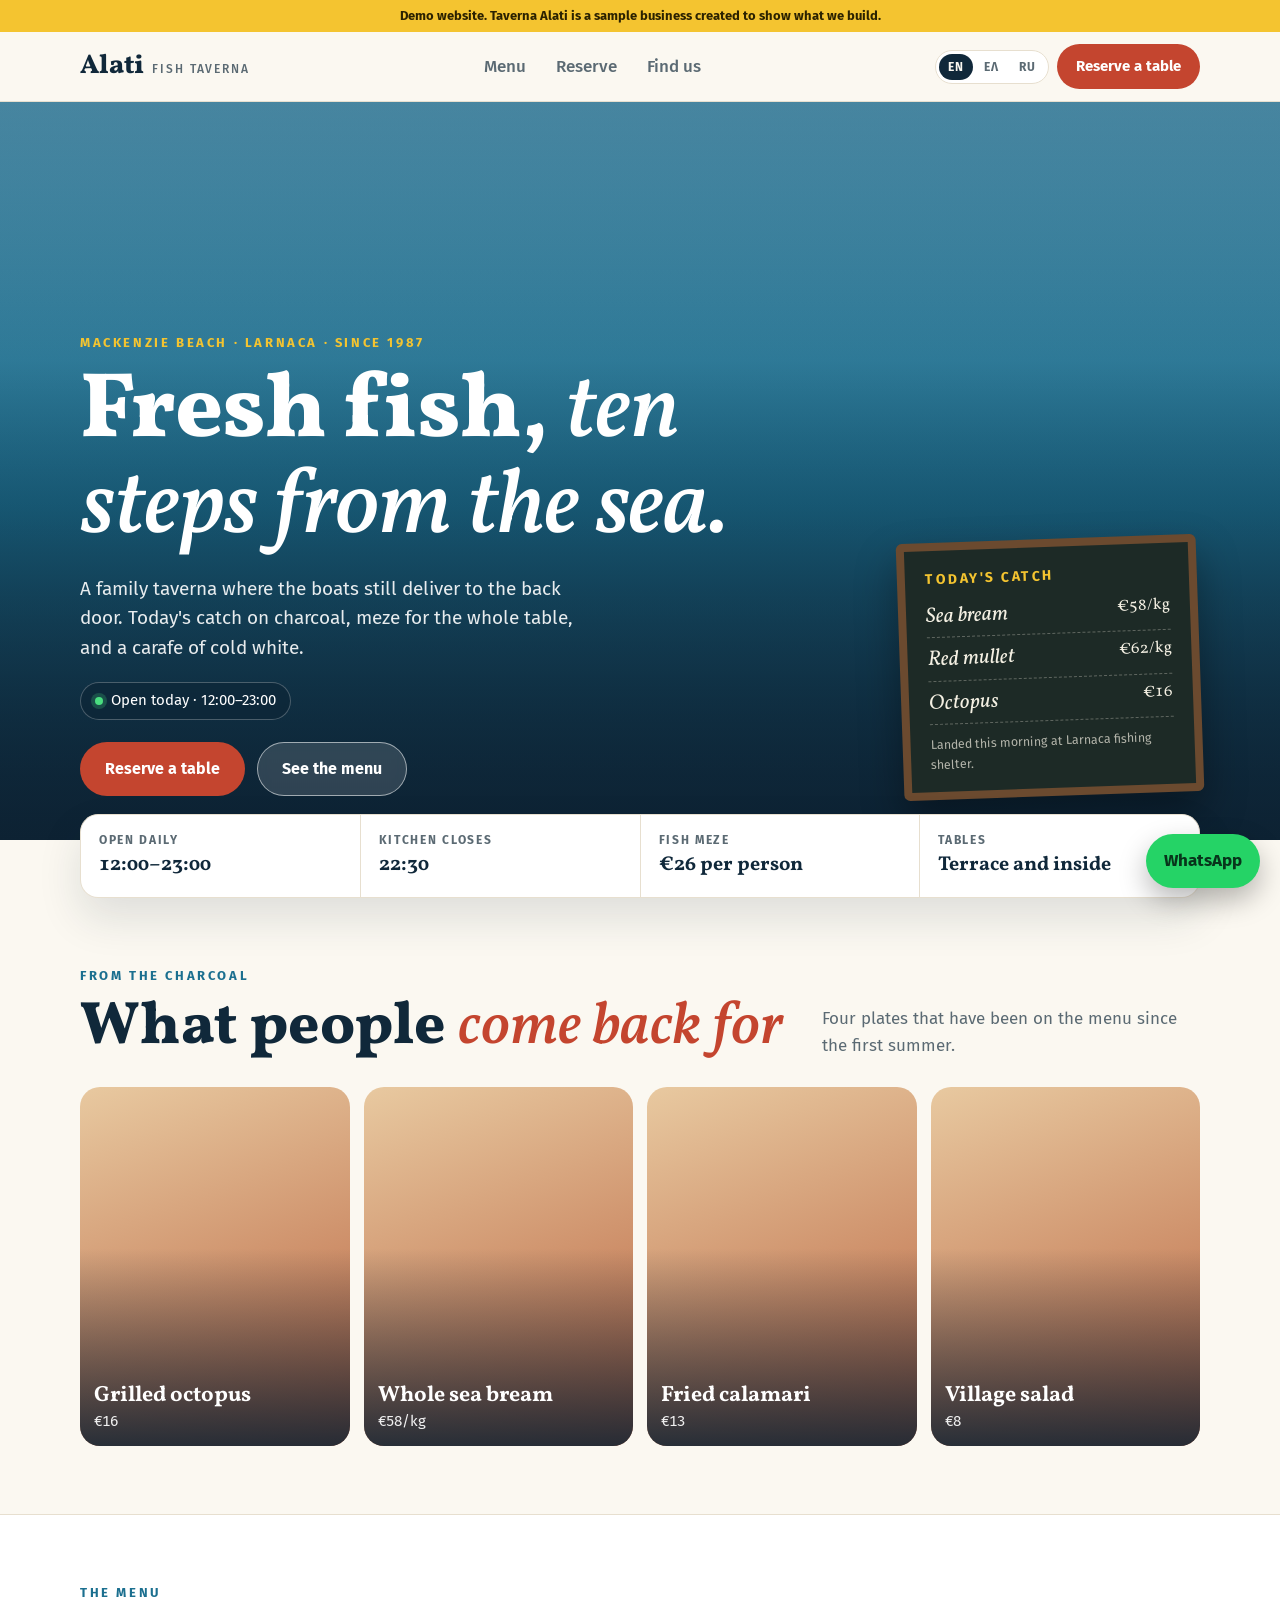
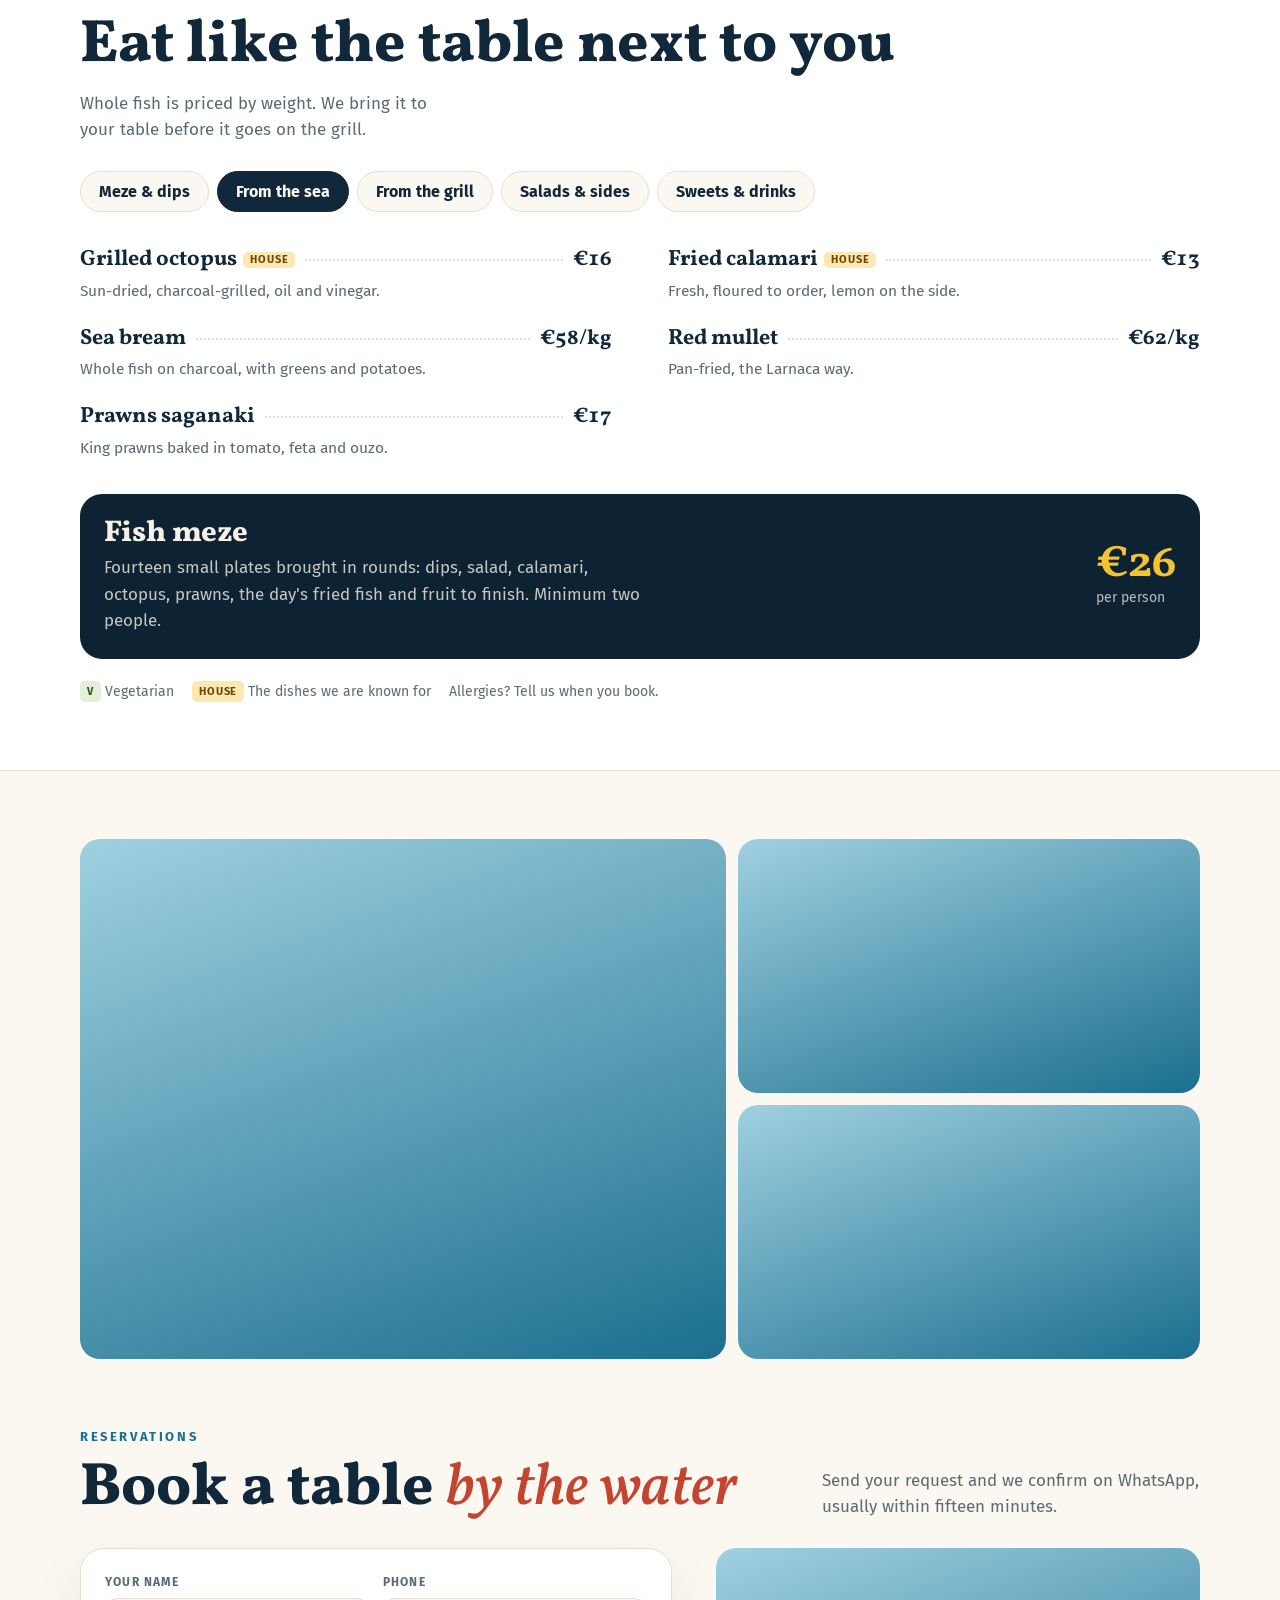
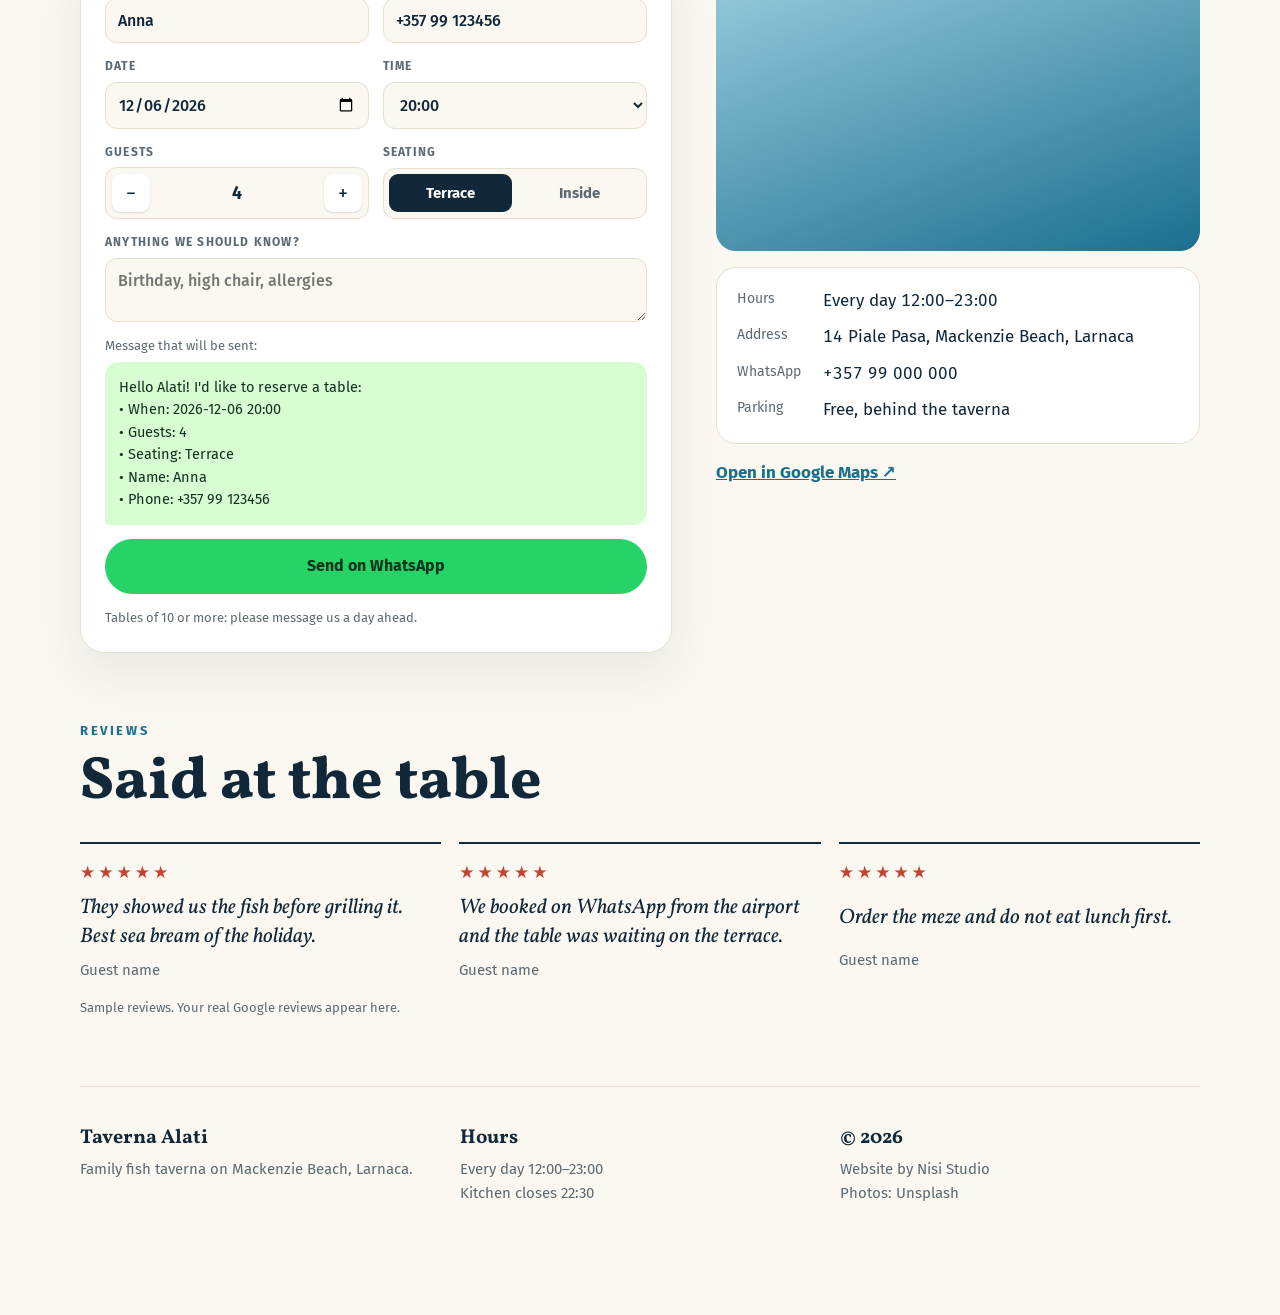
<file: preview/taverna.html>
<!doctype html>
<html lang="en">
<head>
<meta charset="utf-8">
<meta name="viewport" content="width=device-width, initial-scale=1, viewport-fit=cover">
<title>Taverna Alati</title>
<meta name="description" content="Family fish taverna on Mackenzie Beach, Larnaca. Fresh fish on the grill, fish meze, tables by the sea. Reserve on WhatsApp.">
<link rel="preconnect" href="https://fonts.googleapis.com">
<link rel="preconnect" href="https://fonts.gstatic.com" crossorigin>
<link rel="preconnect" href="https://images.unsplash.com">
<link rel="stylesheet" href="https://fonts.googleapis.com/css2?family=Vollkorn:ital,wght@0,500;0,700;0,800;1,500;1,700&family=Fira+Sans:wght@400;500;700&display=swap">
<style>
/* Layout: seaside taverna. Full-bleed terrace photo hero with a chalkboard "today's catch" card, signature dishes in photos, a menu typeset like a printed card with dotted leaders, table request form that becomes a WhatsApp message */
:root{
  --bg:#fbf8f1;
  --surface:#ffffff;
  --ink:#10283a;
  --muted:#5b6a73;
  --line:#e7dfcf;
  --sea:#1b6f8f;
  --lemon:#f4c430;
  --tomato:#c4452f;
  --deep:#0d2233;
  --on-deep:#f6f1e4;
  --display:"Vollkorn", Georgia, serif;
  --body:"Fira Sans", "Segoe UI", system-ui, sans-serif;
  color-scheme:light;
}
@media (prefers-color-scheme: dark){
  :root:not([data-theme="light"]){
    --bg:#0b1722; --surface:#12222f; --ink:#f1ece0; --muted:#a3b2bb; --line:#22384a;
    --sea:#5db4d4; --lemon:#f4c430; --tomato:#e87a62; --deep:#081520; --on-deep:#f6f1e4; color-scheme:dark;
  }
}
:root[data-theme="dark"]{
  --bg:#0b1722; --surface:#12222f; --ink:#f1ece0; --muted:#a3b2bb; --line:#22384a;
  --sea:#5db4d4; --lemon:#f4c430; --tomato:#e87a62; --deep:#081520; --on-deep:#f6f1e4; color-scheme:dark;
}
*{box-sizing:border-box}
html{scroll-behavior:smooth}
body{margin:0;background:var(--bg);color:var(--ink);font-family:var(--body);font-size:17px;line-height:1.55;padding-inline:16px;overflow-x:hidden}
.wrap{max-width:1120px;margin-inline:auto}
h1,h2,h3{font-family:var(--display);font-weight:700;line-height:1.05;margin:0;text-wrap:balance}
p{margin:0}
a{color:inherit}
img{max-width:100%;display:block}
button{font-family:inherit}
:focus-visible{outline:2px solid var(--tomato);outline-offset:3px;border-radius:4px}
[hidden]{display:none!important}

.demo-bar{margin-inline:-16px;padding:6px 16px;background:var(--lemon);color:#2b2200;font-size:13px;font-weight:700;text-align:center}

.head{position:sticky;top:0;z-index:10;margin-inline:-16px;padding-inline:16px;background:color-mix(in srgb,var(--bg) 90%,transparent);backdrop-filter:blur(10px);border-bottom:1px solid var(--line)}
.head .wrap{display:flex;align-items:center;justify-content:space-between;gap:12px;padding-block:12px}
.logo{font-family:var(--display);font-weight:800;font-size:27px;text-decoration:none;display:flex;align-items:baseline;gap:8px;line-height:1}
.logo small{font-family:var(--body);font-weight:500;font-size:12px;letter-spacing:.16em;text-transform:uppercase;color:var(--muted)}
.nav{display:flex;gap:2px}
.nav a{text-decoration:none;font-weight:500;padding:8px 14px;border-radius:999px;color:var(--muted)}
.nav a:hover{color:var(--ink);background:var(--surface)}
@media (max-width:860px){.nav{display:none}}
.tools{display:flex;gap:8px;align-items:center}
.langs{display:flex;gap:2px;border:1px solid var(--line);border-radius:999px;padding:3px;background:var(--surface)}
.langs button{border:0;background:transparent;color:var(--muted);font-weight:700;font-size:12px;letter-spacing:.08em;padding:6px 9px;border-radius:999px;cursor:pointer}
.langs button[aria-pressed="true"]{background:var(--ink);color:var(--bg)}
.btn{display:inline-flex;align-items:center;justify-content:center;gap:8px;padding:14px 24px;border-radius:999px;font-weight:700;font-size:16px;text-decoration:none;border:1px solid transparent;cursor:pointer}
.btn-tomato{background:var(--tomato);color:#fff}
.btn-light{background:rgba(255,255,255,.14);color:#fff;border-color:rgba(255,255,255,.55);backdrop-filter:blur(6px)}
.btn-wa{background:#25d366;color:#08341b;width:100%}
.head .btn{padding:10px 18px;font-size:15px}
@media (max-width:520px){.head .btn{display:none}}

/* hero */
.hero{position:relative;margin-inline:-16px;padding-inline:16px;min-height:clamp(540px,82vh,760px);display:grid;align-items:end;color:#fff;background:linear-gradient(180deg,#5aa6c4,#1b6f8f 55%,#0d2233);overflow:hidden}
.hero>img{position:absolute;inset:0;width:100%;height:100%;object-fit:cover}
.hero::after{content:"";position:absolute;inset:0;background:linear-gradient(180deg,rgba(13,34,51,.25) 0%,rgba(13,34,51,.1) 35%,rgba(13,34,51,.82) 100%)}
.hero .wrap{position:relative;z-index:1;width:100%;display:grid;gap:28px;padding-block:40px 44px;align-items:end}
@media (min-width:900px){.hero .wrap{grid-template-columns:1.3fr .7fr}}
.eyebrow{font-size:13px;letter-spacing:.2em;text-transform:uppercase;font-weight:700;color:var(--lemon)}
.hero h1{font-size:clamp(44px,8.4vw,92px);font-weight:800;margin-top:12px;letter-spacing:-.01em}
.hero h1 em{font-weight:500}
.hero .lead{margin-top:16px;max-width:46ch;font-size:19px;color:rgba(255,255,255,.9)}
.status{display:inline-flex;align-items:center;gap:8px;margin-top:20px;font-size:15px;background:rgba(13,34,51,.5);border:1px solid rgba(255,255,255,.25);padding:6px 14px;border-radius:999px;backdrop-filter:blur(6px)}
.dot{width:8px;height:8px;border-radius:50%;background:#4ade80;box-shadow:0 0 0 4px rgba(74,222,128,.22)}
.ctas{display:flex;gap:12px;flex-wrap:wrap;margin-top:22px}
/* chalkboard */
.board{justify-self:end;width:100%;max-width:300px;background:#1d2a26;color:#f3efe2;border:8px solid #6b4a2f;border-radius:6px;padding:18px 20px;transform:rotate(-2deg);box-shadow:0 20px 40px rgba(0,0,0,.35);font-family:var(--display)}
@media (max-width:899px){.board{justify-self:start;transform:rotate(-1deg)}.hero .wrap{padding-bottom:64px}}
.board b{display:block;font-size:14px;letter-spacing:.18em;text-transform:uppercase;color:var(--lemon);font-family:var(--body);font-weight:700}
.board ul{list-style:none;margin:10px 0 0;padding:0;display:grid;gap:6px;font-style:italic;font-size:21px}
.board li{display:flex;justify-content:space-between;gap:12px;border-bottom:1px dashed rgba(243,239,226,.3);padding-bottom:4px}
.board li span:last-child{font-style:normal;font-size:16px;font-variant-numeric:tabular-nums;white-space:nowrap}
.board small{display:block;margin-top:10px;font-family:var(--body);font-size:12.5px;color:rgba(243,239,226,.7)}

.strip{display:grid;grid-template-columns:repeat(auto-fit,minmax(200px,1fr));gap:1px;background:var(--line);border:1px solid var(--line);border-radius:18px;overflow:hidden;margin-top:-26px;position:relative;z-index:2;box-shadow:0 20px 44px rgba(16,40,58,.12)}
.strip>div{background:var(--surface);padding:16px 18px}
.strip span{display:block;font-size:12px;letter-spacing:.14em;text-transform:uppercase;color:var(--muted);font-weight:700}
.strip b{font-family:var(--display);font-size:20px;font-variant-numeric:tabular-nums}

section{padding-block:68px}
.sec-head{display:flex;flex-wrap:wrap;justify-content:space-between;align-items:end;gap:14px;margin-bottom:28px}
.sec-head h2{font-size:clamp(36px,6.2vw,60px);font-weight:800}
.sec-head h2 em{font-weight:500;color:var(--tomato)}
.sec-head p{color:var(--muted);max-width:42ch}
.kicker{font-size:13px;letter-spacing:.2em;text-transform:uppercase;color:var(--sea);font-weight:700;margin-bottom:10px}

/* signature dishes */
.dishes{display:grid;gap:14px;grid-template-columns:repeat(4,1fr)}
@media (max-width:900px){.dishes{grid-template-columns:1fr 1fr}}
.dish{position:relative;aspect-ratio:3/4;border-radius:20px;overflow:hidden;background:linear-gradient(160deg,#e8c9a0,#b9623f);color:#fff}
.dish img{position:absolute;inset:0;width:100%;height:100%;object-fit:cover}
.dish::after{content:"";position:absolute;inset:0;background:linear-gradient(180deg,rgba(13,34,51,0) 45%,rgba(13,34,51,.85))}
.dish div{position:absolute;left:14px;right:14px;bottom:12px;z-index:1}
.dish b{display:block;font-family:var(--display);font-size:22px;line-height:1.1}
.dish span{font-size:15px;opacity:.92;font-variant-numeric:tabular-nums}

/* menu */
.menu-bg{margin-inline:-16px;padding-inline:16px;background:var(--surface);border-block:1px solid var(--line)}
.tabs{display:flex;gap:8px;overflow-x:auto;padding-bottom:6px;margin-bottom:26px;scrollbar-width:none}
.tabs::-webkit-scrollbar{display:none}
.tabs button{flex:none;border:1px solid var(--line);background:var(--bg);color:var(--ink);border-radius:999px;padding:10px 18px;font-weight:700;font-size:16px;cursor:pointer}
.tabs button[aria-selected="true"]{background:var(--ink);color:var(--bg);border-color:var(--ink)}
.items{display:grid;gap:20px 56px}
@media (min-width:820px){.items{grid-template-columns:1fr 1fr}}
.item{min-width:0}
.row{display:flex;align-items:baseline;gap:10px}
.row h3{font-size:22px;font-weight:700;min-width:0}
.row i{flex:1;border-bottom:2px dotted var(--line);transform:translateY(-4px);min-width:16px}
.row b{font-family:var(--display);font-size:21px;font-variant-numeric:tabular-nums;white-space:nowrap}
.item p{color:var(--muted);font-size:15.5px;margin-top:2px}
.tag{display:inline-block;font-family:var(--body);font-size:11px;font-weight:700;letter-spacing:.08em;text-transform:uppercase;padding:2px 7px;border-radius:5px;vertical-align:middle;margin-left:6px}
.tag.v{background:#e3efd9;color:#35561f}
.tag.h{background:#fde8b4;color:#6b4a00}
.meze{margin-top:34px;display:grid;gap:16px;background:var(--deep);color:var(--on-deep);border-radius:22px;padding:24px;align-items:center}
@media (min-width:820px){.meze{grid-template-columns:1fr auto}}
.meze h3{font-size:30px;font-weight:800}
.meze p{color:rgba(246,241,228,.8);margin-top:6px;max-width:60ch}
.meze b{font-family:var(--display);font-size:44px;color:var(--lemon);line-height:1;font-variant-numeric:tabular-nums}
.meze span{display:block;font-size:14px;color:rgba(246,241,228,.75)}
.legend{margin-top:22px;font-size:14px;color:var(--muted);display:flex;flex-wrap:wrap;gap:6px 18px}

/* gallery */
.gallery{display:grid;gap:12px;grid-template-columns:1.4fr 1fr;grid-template-rows:auto auto}
.gallery figure{margin:0;border-radius:20px;overflow:hidden;background:linear-gradient(160deg,#9fd0e0,#1b6f8f);min-height:180px}
.gallery figure:first-child{grid-row:1/3}
.gallery img{width:100%;height:100%;object-fit:cover}
@media (max-width:640px){.gallery{grid-template-columns:1fr 1fr}.gallery figure:first-child{grid-column:1/3;grid-row:auto;aspect-ratio:16/10}.gallery figure{aspect-ratio:1}}
@media (min-width:641px){.gallery{height:520px}}

/* reserve */
.book{display:grid;gap:28px}
@media (min-width:900px){.book{grid-template-columns:1.1fr .9fr;gap:44px}}
form{display:grid;gap:14px;background:var(--surface);border:1px solid var(--line);border-radius:24px;padding:24px;box-shadow:0 20px 50px rgba(16,40,58,.08)}
.frow{display:grid;gap:14px;grid-template-columns:1fr 1fr}
@media (max-width:460px){.frow{grid-template-columns:1fr}}
label,.lab{display:grid;gap:6px;font-size:12px;font-weight:700;letter-spacing:.1em;text-transform:uppercase;color:var(--muted)}
input,select,textarea{font:500 16px var(--body);color:var(--ink);background:var(--bg);border:1px solid var(--line);border-radius:12px;padding:12px;width:100%;min-width:0;text-transform:none;letter-spacing:0}
textarea{resize:vertical;min-height:64px}
.stepper{display:flex;align-items:center;gap:14px;background:var(--bg);border:1px solid var(--line);border-radius:12px;padding:6px}
.stepper button{width:38px;height:38px;border-radius:9px;border:0;background:var(--surface);color:var(--ink);font-size:20px;cursor:pointer;box-shadow:0 1px 2px rgba(0,0,0,.12)}
.stepper output{flex:1;text-align:center;font:700 18px var(--body);color:var(--ink);font-variant-numeric:tabular-nums;text-transform:none;letter-spacing:0}
.seg{display:grid;grid-template-columns:1fr 1fr;gap:6px;background:var(--bg);border:1px solid var(--line);border-radius:12px;padding:5px}
.seg label{display:block;text-transform:none;letter-spacing:0}
.seg input{position:absolute;opacity:0;width:0;height:0}
.seg span{display:block;text-align:center;padding:10px 8px;border-radius:9px;font:700 15px var(--body);color:var(--muted);cursor:pointer}
.seg input:checked+span{background:var(--ink);color:var(--bg)}
.seg input:focus-visible+span{outline:2px solid var(--tomato);outline-offset:2px}
.preview{font-size:14.5px;background:#d9fdd3;color:#14301f;border-radius:14px 14px 14px 4px;padding:14px;white-space:pre-wrap}
.small{font-size:13px;color:var(--muted)}
.info{display:grid;gap:16px;align-content:start}
.info .ph{aspect-ratio:16/10;border-radius:20px;overflow:hidden;background:linear-gradient(160deg,#9fd0e0,#1b6f8f)}
.info .ph img{width:100%;height:100%;object-fit:cover}
.info dl{margin:0;display:grid;grid-template-columns:auto 1fr;gap:10px 22px;background:var(--surface);border:1px solid var(--line);border-radius:20px;padding:20px}
.info dt{color:var(--muted);font-size:14px}
.info dd{margin:0;font-variant-numeric:tabular-nums}
.maplink{font-weight:700;color:var(--sea)}

.reviews{display:grid;gap:18px;grid-template-columns:repeat(auto-fit,minmax(250px,1fr))}
.reviews blockquote{margin:0;border-top:2px solid var(--ink);padding-top:16px;display:grid;gap:8px}
.stars{color:var(--tomato);letter-spacing:3px}
.reviews p{font-family:var(--display);font-style:italic;font-size:21px;line-height:1.35}
.reviews cite{font-style:normal;color:var(--muted);font-size:15px}
.sample{font-size:13px;color:var(--muted);margin-top:16px}

footer{padding-block:36px 110px;border-top:1px solid var(--line);display:grid;gap:20px;grid-template-columns:repeat(auto-fit,minmax(200px,1fr));color:var(--muted);font-size:15px}
footer b{display:block;color:var(--ink);font-family:var(--display);font-size:20px;margin-bottom:4px}

.bar{position:fixed;left:12px;right:12px;bottom:calc(12px + env(safe-area-inset-bottom,0px));z-index:9;display:grid;grid-template-columns:1fr auto;gap:8px}
.bar a{text-decoration:none;text-align:center;font-weight:700;padding:14px 18px;border-radius:999px;box-shadow:0 12px 28px rgba(0,0,0,.28)}
.bar a:first-child{background:var(--tomato);color:#fff}
.bar a:last-child{background:#25d366;color:#08341b}
@media (min-width:861px){.bar{left:auto;right:20px;grid-template-columns:auto}.bar a:first-child{display:none}}
@media (prefers-reduced-motion:no-preference){
  .btn{transition:transform .18s}.btn:hover{transform:translateY(-2px)}
  .dish img{transition:transform .6s}.dish:hover img{transform:scale(1.06)}
}
@media (prefers-reduced-motion:reduce){html{scroll-behavior:auto}}
</style>
</head>
<body>
<div class="demo-bar" data-i18n="demo">Demo website. Taverna Alati is a sample business created to show what we build.</div>

<header class="head">
  <div class="wrap">
    <a class="logo" href="#top">Alati <small data-i18n="logoS">fish taverna</small></a>
    <nav class="nav" aria-label="Main"><a href="#menu" data-i18n="navMenu">Menu</a><a href="#reserve" data-i18n="navRes">Reserve</a><a href="#find" data-i18n="navFind">Find us</a></nav>
    <div class="tools">
      <div class="langs" role="group" aria-label="Language">
        <button type="button" data-lang="en" aria-pressed="true">EN</button><button type="button" data-lang="el" aria-pressed="false">ΕΛ</button><button type="button" data-lang="ru" aria-pressed="false">RU</button>
      </div>
      <a class="btn btn-tomato" href="#reserve" data-i18n="cta1">Reserve a table</a>
    </div>
  </div>
</header>

<div class="hero" id="top">
  <img src="https://images.unsplash.com/photo-1601581875309-fafbf2d3ed3a?auto=format&fit=crop&w=1800&h=1100&q=72" alt="Tables on a stone terrace beside the sea" onerror="this.remove()">
  <div class="wrap">
    <div>
      <div class="eyebrow" data-i18n="eyebrow">Mackenzie Beach · Larnaca · since 1987</div>
      <h1 data-i18n="h1" data-html>Fresh fish, <em>ten steps from the sea.</em></h1>
      <p class="lead" data-i18n="lead">A family taverna where the boats still deliver to the back door. Today's catch on charcoal, meze for the whole table, and a carafe of cold white.</p>
      <div class="status"><span class="dot"></span><span data-i18n="open">Open today · 12:00–23:00</span></div>
      <div class="ctas">
        <a class="btn btn-tomato" href="#reserve" data-i18n="cta1">Reserve a table</a>
        <a class="btn btn-light" href="#menu" data-i18n="cta2">See the menu</a>
      </div>
    </div>
    <aside class="board" aria-label="Today's catch">
      <b data-i18n="catchT">Today's catch</b>
      <ul>
        <li><span data-i18n="c1">Sea bream</span><span>€58/kg</span></li>
        <li><span data-i18n="c2">Red mullet</span><span>€62/kg</span></li>
        <li><span data-i18n="c3">Octopus</span><span>€16</span></li>
      </ul>
      <small data-i18n="catchN">Landed this morning at Larnaca fishing shelter.</small>
    </aside>
  </div>
</div>

<div class="wrap">
  <div class="strip">
    <div><span data-i18n="st1">Open daily</span><b>12:00–23:00</b></div>
    <div><span data-i18n="st2">Kitchen closes</span><b>22:30</b></div>
    <div><span data-i18n="st3">Fish meze</span><b data-i18n="st3v">€26 per person</b></div>
    <div><span data-i18n="st4">Tables</span><b data-i18n="st4v">Terrace and inside</b></div>
  </div>

  <section>
    <div class="sec-head">
      <div><div class="kicker" data-i18n="sigK">From the charcoal</div><h2 data-i18n="sigH" data-html>What people <em>come back for</em></h2></div>
      <p data-i18n="sigP">Four plates that have been on the menu since the first summer.</p>
    </div>
    <div class="dishes">
      <div class="dish"><img src="https://images.unsplash.com/photo-1764397514747-8272f2da3f36?auto=format&fit=crop&w=700&h=930&q=70" alt="" loading="lazy" onerror="this.remove()"><div><b data-i18n="d1">Grilled octopus</b><span>€16</span></div></div>
      <div class="dish"><img src="https://images.unsplash.com/photo-1665401015549-712c0dc5ef85?auto=format&fit=crop&w=700&h=930&q=70" alt="" loading="lazy" onerror="this.remove()"><div><b data-i18n="d2">Whole sea bream</b><span>€58/kg</span></div></div>
      <div class="dish"><img src="https://images.unsplash.com/photo-1778600731531-7d836a32704c?auto=format&fit=crop&w=700&h=930&q=70" alt="" loading="lazy" onerror="this.remove()"><div><b data-i18n="d3">Fried calamari</b><span>€13</span></div></div>
      <div class="dish"><img src="https://images.unsplash.com/photo-1769481614068-47cfb4d1f125?auto=format&fit=crop&w=700&h=930&q=70" alt="" loading="lazy" onerror="this.remove()"><div><b data-i18n="d4">Village salad</b><span>€8</span></div></div>
    </div>
  </section>
</div>

<div class="menu-bg" id="menu">
<div class="wrap">
  <section>
    <div class="sec-head">
      <div><div class="kicker" data-i18n="menuK">The menu</div><h2 data-i18n="menuH">Eat like the table next to you</h2></div>
      <p data-i18n="menuP">Whole fish is priced by weight. We bring it to your table before it goes on the grill.</p>
    </div>
    <div class="tabs" id="tabs" role="tablist"></div>
    <div class="items" id="items"></div>
    <div class="meze">
      <div><h3 data-i18n="mezeH">Fish meze</h3><p data-i18n="mezeP">Fourteen small plates brought in rounds: dips, salad, calamari, octopus, prawns, the day's fried fish and fruit to finish. Minimum two people.</p></div>
      <div><b>€26</b><span data-i18n="mezeS">per person</span></div>
    </div>
    <div class="legend"><span><span class="tag v" style="margin-left:0">V</span> <span data-i18n="legV">Vegetarian</span></span><span><span class="tag h" style="margin-left:0" data-i18n="tagH">House</span> <span data-i18n="legH">The dishes we are known for</span></span><span data-i18n="legA">Allergies? Tell us when you book.</span></div>
  </section>
</div>
</div>

<div class="wrap">
  <section>
    <div class="gallery">
      <figure><img src="https://images.unsplash.com/photo-1785512329906-3e903e48f0df?auto=format&fit=crop&w=1200&h=1000&q=70" alt="White terrace with lanterns overlooking the sea" loading="lazy" onerror="this.remove()"></figure>
      <figure><img src="https://images.unsplash.com/photo-1764397514323-e2fbf55e3091?auto=format&fit=crop&w=800&h=520&q=70" alt="Octopus grilling over hot coals" loading="lazy" onerror="this.remove()"></figure>
      <figure><img src="https://images.unsplash.com/photo-1782174177190-3c267c3b07e7?auto=format&fit=crop&w=800&h=520&q=70" alt="Table covered with meze plates" loading="lazy" onerror="this.remove()"></figure>
    </div>
  </section>

  <section id="reserve" style="padding-top:0">
    <div class="sec-head">
      <div><div class="kicker" data-i18n="resK">Reservations</div><h2 data-i18n="resH" data-html>Book a table <em>by the water</em></h2></div>
      <p data-i18n="resP">Send your request and we confirm on WhatsApp, usually within fifteen minutes.</p>
    </div>
    <div class="book">
      <form id="form" novalidate>
        <div class="frow">
          <label><span data-i18n="fName">Your name</span><input id="f-name" autocomplete="name" value="Anna"></label>
          <label><span data-i18n="fPhone">Phone</span><input id="f-phone" type="tel" autocomplete="tel" value="+357 99 123456"></label>
        </div>
        <div class="frow">
          <label><span data-i18n="fDate">Date</span><input id="f-date" type="date"></label>
          <label><span data-i18n="fTime">Time</span><select id="f-time"></select></label>
        </div>
        <div class="frow">
          <div class="lab"><span data-i18n="fGuests">Guests</span><div class="stepper"><button type="button" id="g-minus" aria-label="Fewer guests">−</button><output id="guests">4</output><button type="button" id="g-plus" aria-label="More guests">+</button></div></div>
          <div class="lab"><span data-i18n="fSeat">Seating</span><div class="seg"><label><input type="radio" name="seat" id="seat-t" value="t" checked><span data-i18n="seatT">Terrace</span></label><label><input type="radio" name="seat" id="seat-i" value="i"><span data-i18n="seatI">Inside</span></label></div></div>
        </div>
        <label><span data-i18n="fNote">Anything we should know?</span><textarea id="f-note" data-i18n-ph="notePh" placeholder="Birthday, high chair, allergies"></textarea></label>
        <div><div class="small" style="margin-bottom:6px" data-i18n="prevL">Message that will be sent:</div><div class="preview" id="preview"></div></div>
        <a class="btn btn-wa" id="send" href="#" target="_blank" rel="noopener" data-i18n="send">Send on WhatsApp</a>
        <p class="small" data-i18n="big">Tables of 10 or more: please message us a day ahead.</p>
      </form>
      <div class="info" id="find">
        <div class="ph"><img src="https://images.unsplash.com/photo-1781484589468-86578ea42813?auto=format&fit=crop&w=1000&h=625&q=70" alt="Restaurant tables by the blue sea" loading="lazy" onerror="this.remove()"></div>
        <dl>
          <dt data-i18n="iHours">Hours</dt><dd data-i18n="iHoursV">Every day 12:00–23:00</dd>
          <dt data-i18n="iAddr">Address</dt><dd>14 Piale Pasa, Mackenzie Beach, Larnaca</dd>
          <dt>WhatsApp</dt><dd>+357 99 000 000</dd>
          <dt data-i18n="iPark">Parking</dt><dd data-i18n="iParkV">Free, behind the taverna</dd>
        </dl>
        <a class="maplink" href="https://www.google.com/maps/search/?api=1&query=Mackenzie+Beach+Larnaca" target="_blank" rel="noopener" data-i18n="map">Open in Google Maps ↗</a>
      </div>
    </div>
  </section>

  <section style="padding-top:0">
    <div class="sec-head"><div><div class="kicker" data-i18n="revK">Reviews</div><h2 data-i18n="revH">Said at the table</h2></div></div>
    <div class="reviews">
      <blockquote><span class="stars">★★★★★</span><p data-i18n="r1">They showed us the fish before grilling it. Best sea bream of the holiday.</p><cite>Guest name</cite></blockquote>
      <blockquote><span class="stars">★★★★★</span><p data-i18n="r2">We booked on WhatsApp from the airport and the table was waiting on the terrace.</p><cite>Guest name</cite></blockquote>
      <blockquote><span class="stars">★★★★★</span><p data-i18n="r3">Order the meze and do not eat lunch first.</p><cite>Guest name</cite></blockquote>
    </div>
    <p class="sample" data-i18n="sample">Sample reviews. Your real Google reviews appear here.</p>
  </section>

  <footer>
    <div><b>Taverna Alati</b><span data-i18n="fTag">Family fish taverna on Mackenzie Beach, Larnaca.</span></div>
    <div><b data-i18n="iHours">Hours</b><span data-i18n="iHoursV">Every day 12:00–23:00</span><br><span data-i18n="fKitchen">Kitchen closes 22:30</span></div>
    <div><b>© 2026</b><span data-i18n="made">Website by Nisi Studio</span><br><span data-i18n="credit">Photos: Unsplash</span></div>
  </footer>
</div>

<div class="bar"><a href="#reserve" data-i18n="cta1">Reserve a table</a><a id="bar-wa" href="#" target="_blank" rel="noopener">WhatsApp</a></div>

<script>
const WA="35799000000"; // taverna WhatsApp number, digits only
const menu=[
 {id:"meze",t:{en:"Meze & dips",el:"Μεζέδες",ru:"Мезе и закуски"},items:[
  {n:{en:"Tzatziki",el:"Τζατζίκι",ru:"Дзадзики"},d:{en:"Strained yoghurt, cucumber, garlic, dried mint.",el:"Στραγγιστό γιαούρτι, αγγούρι, σκόρδο, δυόσμος.",ru:"Густой йогурт, огурец, чеснок, сушёная мята."},p:"€4.50",g:"v"},
  {n:{en:"Taramosalata",el:"Ταραμοσαλάτα",ru:"Тарамасалата"},d:{en:"Cured roe whipped with lemon and olive oil.",el:"Ταραμάς χτυπημένος με λεμόνι και ελαιόλαδο.",ru:"Икра, взбитая с лимоном и оливковым маслом."},p:"€5"},
  {n:{en:"Grilled halloumi",el:"Χαλλούμι στη σχάρα",ru:"Халуми на гриле"},d:{en:"Village halloumi with tomato and oregano.",el:"Χωριάτικο χαλλούμι με ντομάτα και ρίγανη.",ru:"Деревенский халуми с томатами и орегано."},p:"€7.50",g:"v"},
  {n:{en:"Hummus",el:"Χούμους",ru:"Хумус"},d:{en:"Chickpeas, tahini, warm pitta.",el:"Ρεβίθια, ταχίνι, ζεστή πίτα.",ru:"Нут, тахини, тёплая пита."},p:"€4.50",g:"v"},
  {n:{en:"Village sausage",el:"Λουκάνικο χωριάτικο",ru:"Деревенская колбаска"},d:{en:"Wine-cured pork sausage from the grill.",el:"Κρασάτο χοιρινό λουκάνικο στα κάρβουνα.",ru:"Свиная колбаска, выдержанная в вине, с гриля."},p:"€8"}
 ]},
 {id:"sea",t:{en:"From the sea",el:"Από τη θάλασσα",ru:"Из моря"},items:[
  {n:{en:"Grilled octopus",el:"Χταπόδι στα κάρβουνα",ru:"Осьминог на углях"},d:{en:"Sun-dried, charcoal-grilled, oil and vinegar.",el:"Λιαστό, στα κάρβουνα, με λαδόξιδο.",ru:"Вяленый на солнце, на углях, с маслом и уксусом."},p:"€16",g:"h"},
  {n:{en:"Fried calamari",el:"Καλαμάρι τηγανητό",ru:"Жареные кальмары"},d:{en:"Fresh, floured to order, lemon on the side.",el:"Φρέσκο, αλευρωμένο την ώρα, με λεμόνι.",ru:"Свежие, в муке под заказ, с лимоном."},p:"€13",g:"h"},
  {n:{en:"Sea bream",el:"Τσιπούρα",ru:"Дорада"},d:{en:"Whole fish on charcoal, with greens and potatoes.",el:"Ολόκληρη στα κάρβουνα, με χόρτα και πατάτες.",ru:"Целая рыба на углях, с зеленью и картофелем."},p:"€58/kg"},
  {n:{en:"Red mullet",el:"Μπαρμπούνι",ru:"Барабулька"},d:{en:"Pan-fried, the Larnaca way.",el:"Τηγανητό, όπως στη Λάρνακα.",ru:"Жареная на сковороде, по-ларнакски."},p:"€62/kg"},
  {n:{en:"Prawns saganaki",el:"Γαρίδες σαγανάκι",ru:"Креветки саганаки"},d:{en:"King prawns baked in tomato, feta and ouzo.",el:"Γαρίδες στον φούρνο με ντομάτα, φέτα και ούζο.",ru:"Королевские креветки в томатах с фетой и узо."},p:"€17"}
 ]},
 {id:"grill",t:{en:"From the grill",el:"Της σχάρας",ru:"С гриля"},items:[
  {n:{en:"Pork souvlaki",el:"Σουβλάκι χοιρινό",ru:"Свиной сувлаки"},d:{en:"Two skewers, pitta, salad and chips.",el:"Δύο σουβλάκια, πίτα, σαλάτα και πατάτες.",ru:"Два шампура, пита, салат и картофель."},p:"€12"},
  {n:{en:"Sheftalia",el:"Σιεφταλιά",ru:"Шефталья"},d:{en:"Cypriot pork parcels with parsley and onion.",el:"Κυπριακή σιεφταλιά με μαϊντανό και κρεμμύδι.",ru:"Кипрские колбаски с петрушкой и луком."},p:"€12",g:"h"},
  {n:{en:"Chicken souvlaki",el:"Σουβλάκι κοτόπουλο",ru:"Куриный сувлаки"},d:{en:"Marinated in lemon and oregano.",el:"Μαριναρισμένο σε λεμόνι και ρίγανη.",ru:"В маринаде из лимона и орегано."},p:"€12"},
  {n:{en:"Lamb chops",el:"Παϊδάκια αρνίσια",ru:"Бараньи рёбрышки"},d:{en:"Five chops, charcoal, coarse salt.",el:"Πέντε παϊδάκια, κάρβουνο, χοντρό αλάτι.",ru:"Пять рёбрышек, угли, крупная соль."},p:"€19"}
 ]},
 {id:"salad",t:{en:"Salads & sides",el:"Σαλάτες & συνοδευτικά",ru:"Салаты и гарниры"},items:[
  {n:{en:"Village salad",el:"Χωριάτικη σαλάτα",ru:"Деревенский салат"},d:{en:"Tomato, cucumber, feta, olives, capers.",el:"Ντομάτα, αγγούρι, φέτα, ελιές, κάπαρη.",ru:"Томаты, огурцы, фета, оливки, каперсы."},p:"€8",g:"v"},
  {n:{en:"Grilled vegetables",el:"Λαχανικά σχάρας",ru:"Овощи на гриле"},d:{en:"Courgette, aubergine, peppers, olive oil.",el:"Κολοκύθι, μελιτζάνα, πιπεριές, ελαιόλαδο.",ru:"Кабачок, баклажан, перец, оливковое масло."},p:"€7",g:"v"},
  {n:{en:"Hand-cut chips",el:"Πατάτες τηγανητές",ru:"Картофель фри"},d:{en:"Cyprus potatoes, fried in olive oil.",el:"Κυπριακές πατάτες, τηγανισμένες σε ελαιόλαδο.",ru:"Кипрский картофель, жаренный на оливковом масле."},p:"€4",g:"v"}
 ]},
 {id:"sweet",t:{en:"Sweets & drinks",el:"Γλυκά & ποτά",ru:"Десерты и напитки"},items:[
  {n:{en:"Loukoumades",el:"Λουκουμάδες",ru:"Лукумадес"},d:{en:"Honey doughnuts with cinnamon and walnuts.",el:"Με μέλι, κανέλα και καρύδια.",ru:"Пончики с мёдом, корицей и орехами."},p:"€6"},
  {n:{en:"Mahalepi",el:"Μαχαλεπί",ru:"Махалепи"},d:{en:"Chilled rosewater pudding.",el:"Δροσερό, με ροδόσταγμα.",ru:"Холодный пудинг с розовой водой."},p:"€4.50",g:"v"},
  {n:{en:"House white, 500 ml",el:"Λευκό χύμα, 500 ml",ru:"Домашнее белое, 500 мл"},d:{en:"Xynisteri from the Limassol hills.",el:"Ξυνιστέρι από τα κρασοχώρια Λεμεσού.",ru:"Ксинистери с холмов Лимассола."},p:"€9"},
  {n:{en:"Commandaria",el:"Κουμανδαρία",ru:"Коммандария"},d:{en:"A glass of Cyprus's sweet wine.",el:"Ένα ποτήρι κυπριακό γλυκό κρασί.",ru:"Бокал кипрского сладкого вина."},p:"€5"},
  {n:{en:"Cyprus coffee",el:"Κυπριακός καφές",ru:"Кипрский кофе"},d:{en:"Sketo, metrio or glyko.",el:"Σκέτος, μέτριος ή γλυκός.",ru:"Скето, метрио или глико."},p:"€2.50"}
 ]}
];
const T={
 en:{demo:"Demo website. Taverna Alati is a sample business created to show what we build.",logoS:"fish taverna",navMenu:"Menu",navRes:"Reserve",navFind:"Find us",cta1:"Reserve a table",cta2:"See the menu",eyebrow:"Mackenzie Beach · Larnaca · since 1987",h1:"Fresh fish, <em>ten steps from the sea.</em>",lead:"A family taverna where the boats still deliver to the back door. Today's catch on charcoal, meze for the whole table, and a carafe of cold white.",open:"Open today · 12:00–23:00",catchT:"Today's catch",c1:"Sea bream",c2:"Red mullet",c3:"Octopus",catchN:"Landed this morning at Larnaca fishing shelter.",st1:"Open daily",st2:"Kitchen closes",st3:"Fish meze",st3v:"€26 per person",st4:"Tables",st4v:"Terrace and inside",sigK:"From the charcoal",sigH:"What people <em>come back for</em>",sigP:"Four plates that have been on the menu since the first summer.",d1:"Grilled octopus",d2:"Whole sea bream",d3:"Fried calamari",d4:"Village salad",menuK:"The menu",menuH:"Eat like the table next to you",menuP:"Whole fish is priced by weight. We bring it to your table before it goes on the grill.",mezeH:"Fish meze",mezeP:"Fourteen small plates brought in rounds: dips, salad, calamari, octopus, prawns, the day's fried fish and fruit to finish. Minimum two people.",mezeS:"per person",tagH:"House",legV:"Vegetarian",legH:"The dishes we are known for",legA:"Allergies? Tell us when you book.",resK:"Reservations",resH:"Book a table <em>by the water</em>",resP:"Send your request and we confirm on WhatsApp, usually within fifteen minutes.",fName:"Your name",fPhone:"Phone",fDate:"Date",fTime:"Time",fGuests:"Guests",fSeat:"Seating",seatT:"Terrace",seatI:"Inside",fNote:"Anything we should know?",notePh:"Birthday, high chair, allergies",prevL:"Message that will be sent:",send:"Send on WhatsApp",big:"Tables of 10 or more: please message us a day ahead.",iHours:"Hours",iHoursV:"Every day 12:00–23:00",iAddr:"Address",iPark:"Parking",iParkV:"Free, behind the taverna",map:"Open in Google Maps ↗",revK:"Reviews",revH:"Said at the table",r1:"They showed us the fish before grilling it. Best sea bream of the holiday.",r2:"We booked on WhatsApp from the airport and the table was waiting on the terrace.",r3:"Order the meze and do not eat lunch first.",sample:"Sample reviews. Your real Google reviews appear here.",fTag:"Family fish taverna on Mackenzie Beach, Larnaca.",fKitchen:"Kitchen closes 22:30",made:"Website by Nisi Studio",credit:"Photos: Unsplash",msg:"Hello Alati! I'd like to reserve a table:",mWhen:"When",mGuests:"Guests",mSeat:"Seating",mName:"Name",mPhone:"Phone",mNote:"Note"},
 el:{demo:"Δοκιμαστική ιστοσελίδα. Η Ταβέρνα Αλάτι είναι παράδειγμα επιχείρησης.",logoS:"ψαροταβέρνα",navMenu:"Μενού",navRes:"Κράτηση",navFind:"Πού είμαστε",cta1:"Κράτηση τραπεζιού",cta2:"Δείτε το μενού",eyebrow:"Παραλία Μακένζυ · Λάρνακα · από το 1987",h1:"Φρέσκο ψάρι, <em>δέκα βήματα από τη θάλασσα.</em>",lead:"Οικογενειακή ταβέρνα όπου οι βάρκες φέρνουν ακόμη το ψάρι στην πίσω πόρτα. Ψάρι ημέρας στα κάρβουνα, μεζές για όλο το τραπέζι και μια καράφα κρύο λευκό.",open:"Ανοιχτά σήμερα · 12:00–23:00",catchT:"Ψάρι ημέρας",c1:"Τσιπούρα",c2:"Μπαρμπούνι",c3:"Χταπόδι",catchN:"Ψαρεμένα σήμερα το πρωί, αλιευτικό καταφύγιο Λάρνακας.",st1:"Καθημερινά",st2:"Η κουζίνα κλείνει",st3:"Ψαρομεζές",st3v:"€26 το άτομο",st4:"Τραπέζια",st4v:"Βεράντα και μέσα",sigK:"Από τα κάρβουνα",sigH:"Γι' αυτά <em>ξανάρχονται</em>",sigP:"Τέσσερα πιάτα που είναι στο μενού από το πρώτο καλοκαίρι.",d1:"Χταπόδι στα κάρβουνα",d2:"Τσιπούρα ολόκληρη",d3:"Καλαμάρι τηγανητό",d4:"Χωριάτικη σαλάτα",menuK:"Το μενού",menuH:"Φάτε όπως το διπλανό τραπέζι",menuP:"Το ολόκληρο ψάρι χρεώνεται με το κιλό. Σας το δείχνουμε πριν μπει στη σχάρα.",mezeH:"Ψαρομεζές",mezeP:"Δεκατέσσερα πιατάκια που έρχονται σε γύρους: αλοιφές, σαλάτα, καλαμάρι, χταπόδι, γαρίδες, τηγανητό ψάρι ημέρας και φρούτα. Ελάχιστο δύο άτομα.",mezeS:"το άτομο",tagH:"Σπιτικό",legV:"Χορτοφαγικό",legH:"Τα πιάτα που μας έκαναν γνωστούς",legA:"Αλλεργίες; Πείτε μας στην κράτηση.",resK:"Κρατήσεις",resH:"Κλείστε τραπέζι <em>δίπλα στο κύμα</em>",resP:"Στείλτε το αίτημά σας και επιβεβαιώνουμε στο WhatsApp, συνήθως σε δεκαπέντε λεπτά.",fName:"Όνομα",fPhone:"Τηλέφωνο",fDate:"Ημερομηνία",fTime:"Ώρα",fGuests:"Άτομα",fSeat:"Θέση",seatT:"Βεράντα",seatI:"Μέσα",fNote:"Κάτι που πρέπει να ξέρουμε;",notePh:"Γενέθλια, παιδικό καρεκλάκι, αλλεργίες",prevL:"Το μήνυμα που θα σταλεί:",send:"Αποστολή στο WhatsApp",big:"Για 10 άτομα και πάνω, στείλτε μας μήνυμα μία μέρα πριν.",iHours:"Ωράριο",iHoursV:"Καθημερινά 12:00–23:00",iAddr:"Διεύθυνση",iPark:"Στάθμευση",iParkV:"Δωρεάν, πίσω από την ταβέρνα",map:"Άνοιγμα στο Google Maps ↗",revK:"Κριτικές",revH:"Ειπώθηκε στο τραπέζι",r1:"Μας έδειξαν το ψάρι πριν το ψήσουν. Η καλύτερη τσιπούρα των διακοπών.",r2:"Κλείσαμε στο WhatsApp από το αεροδρόμιο και το τραπέζι μας περίμενε στη βεράντα.",r3:"Πάρτε τον μεζέ και μη φάτε μεσημεριανό πριν.",sample:"Ενδεικτικές κριτικές. Εδώ εμφανίζονται οι πραγματικές σας κριτικές Google.",fTag:"Οικογενειακή ψαροταβέρνα στην παραλία Μακένζυ, Λάρνακα.",fKitchen:"Η κουζίνα κλείνει 22:30",made:"Ιστοσελίδα από Nisi Studio",credit:"Φωτογραφίες: Unsplash",msg:"Γεια σας! Θα ήθελα να κλείσω τραπέζι:",mWhen:"Πότε",mGuests:"Άτομα",mSeat:"Θέση",mName:"Όνομα",mPhone:"Τηλέφωνο",mNote:"Σημείωση"},
 ru:{demo:"Демо-сайт. Таверна «Алати» — пример бизнеса для портфолио.",logoS:"рыбная таверна",navMenu:"Меню",navRes:"Бронь",navFind:"Как найти",cta1:"Забронировать стол",cta2:"Смотреть меню",eyebrow:"Пляж Маккензи · Ларнака · с 1987 года",h1:"Свежая рыба <em>в десяти шагах от моря.</em>",lead:"Семейная таверна, куда рыбаки до сих пор приносят улов к задней двери. Рыба дня на углях, мезе на весь стол и графин холодного белого.",open:"Сегодня открыто · 12:00–23:00",catchT:"Улов дня",c1:"Дорада",c2:"Барабулька",c3:"Осьминог",catchN:"Выловлено сегодня утром, рыбацкая гавань Ларнаки.",st1:"Ежедневно",st2:"Кухня до",st3:"Рыбное мезе",st3v:"€26 с человека",st4:"Столики",st4v:"Терраса и зал",sigK:"С углей",sigH:"За чем <em>возвращаются</em>",sigP:"Четыре блюда, которые в меню с первого лета.",d1:"Осьминог на углях",d2:"Дорада целиком",d3:"Жареные кальмары",d4:"Деревенский салат",menuK:"Меню",menuH:"Закажите как за соседним столом",menuP:"Целая рыба продаётся на вес. Мы приносим её к столу перед тем, как отправить на гриль.",mezeH:"Рыбное мезе",mezeP:"Четырнадцать блюд, которые приносят по очереди: закуски, салат, кальмары, осьминог, креветки, жареная рыба дня и фрукты. Минимум на двоих.",mezeS:"с человека",tagH:"Фирменное",legV:"Вегетарианское",legH:"Блюда, которыми мы известны",legA:"Аллергия? Сообщите при бронировании.",resK:"Бронирование",resH:"Столик <em>у воды</em>",resP:"Отправьте заявку, и мы подтвердим в WhatsApp, обычно за пятнадцать минут.",fName:"Имя",fPhone:"Телефон",fDate:"Дата",fTime:"Время",fGuests:"Гостей",fSeat:"Место",seatT:"Терраса",seatI:"Зал",fNote:"Что нам стоит знать?",notePh:"День рождения, детский стул, аллергия",prevL:"Сообщение, которое будет отправлено:",send:"Отправить в WhatsApp",big:"Столы от 10 человек: напишите нам за день.",iHours:"Часы работы",iHoursV:"Ежедневно 12:00–23:00",iAddr:"Адрес",iPark:"Парковка",iParkV:"Бесплатная, за таверной",map:"Открыть в Google Maps ↗",revK:"Отзывы",revH:"Сказано за столом",r1:"Нам показали рыбу перед тем, как жарить. Лучшая дорада за весь отпуск.",r2:"Забронировали в WhatsApp из аэропорта, и столик ждал нас на террасе.",r3:"Берите мезе и не обедайте заранее.",sample:"Примеры отзывов. Здесь будут ваши настоящие отзывы Google.",fTag:"Семейная рыбная таверна на пляже Маккензи, Ларнака.",fKitchen:"Кухня работает до 22:30",made:"Сайт от Nisi Studio",credit:"Фото: Unsplash",msg:"Здравствуйте! Хочу забронировать стол:",mWhen:"Когда",mGuests:"Гостей",mSeat:"Место",mName:"Имя",mPhone:"Телефон",mNote:"Комментарий"}
};
let lang="en",tab="sea",guests=4;
const $=id=>document.getElementById(id);

function renderMenu(){
  const t=T[lang];
  $("tabs").innerHTML=menu.map(c=>`<button type="button" role="tab" aria-selected="${c.id===tab}" data-tab="${c.id}">${c.t[lang]}</button>`).join("");
  $("tabs").querySelectorAll("button").forEach(b=>b.onclick=()=>{tab=b.dataset.tab;renderMenu()});
  const c=menu.find(m=>m.id===tab);
  $("items").innerHTML=c.items.map(i=>`<div class="item"><div class="row"><h3>${i.n[lang]}${i.g==="v"?'<span class="tag v">V</span>':i.g==="h"?`<span class="tag h">${t.tagH}</span>`:""}</h3><i></i><b>${i.p}</b></div><p>${i.d[lang]}</p></div>`).join("");
}
function update(){
  const t=T[lang],seat=$("seat-t").checked?t.seatT:t.seatI;
  const lines=[t.msg,`• ${t.mWhen}: ${$("f-date").value} ${$("f-time").value}`,`• ${t.mGuests}: ${guests}`,`• ${t.mSeat}: ${seat}`,`• ${t.mName}: ${$("f-name").value}`,`• ${t.mPhone}: ${$("f-phone").value}`];
  if($("f-note").value.trim())lines.push(`• ${t.mNote}: ${$("f-note").value.trim()}`);
  const text=lines.join("\n");
  $("preview").textContent=text;
  $("send").href=`https://wa.me/${WA}?text=${encodeURIComponent(text)}`;
  $("bar-wa").href=`https://wa.me/${WA}?text=${encodeURIComponent(t.msg)}`;
  $("guests").textContent=guests;
}
function setLang(l){
  lang=l;document.documentElement.lang=l;
  document.querySelectorAll("[data-i18n]").forEach(el=>{const v=T[l][el.dataset.i18n];if(v==null)return;el.hasAttribute("data-html")?el.innerHTML=v:el.textContent=v});
  document.querySelectorAll("[data-i18n-ph]").forEach(el=>el.placeholder=T[l][el.dataset.i18nPh]);
  document.querySelectorAll(".langs button").forEach(b=>b.setAttribute("aria-pressed",b.dataset.lang===l));
  renderMenu();update();
}
const ts=$("f-time");
for(let h=12;h<=22;h++)for(const m of["00","30"]){if(h===22&&m==="30")break;const o=document.createElement("option");o.textContent=`${h}:${m}`;ts.appendChild(o)}
ts.value="20:00";
const d=new Date();d.setDate(d.getDate()+1);
$("f-date").value=d.toISOString().slice(0,10);$("f-date").min=new Date().toISOString().slice(0,10);
$("g-minus").onclick=()=>{guests=Math.max(1,guests-1);update()};
$("g-plus").onclick=()=>{guests=Math.min(20,guests+1);update()};
$("form").addEventListener("input",update);
$("form").addEventListener("submit",e=>e.preventDefault());
document.querySelectorAll(".langs button").forEach(b=>b.onclick=()=>setLang(b.dataset.lang));
setLang("en");
</script>
</body>
</html>
</file>
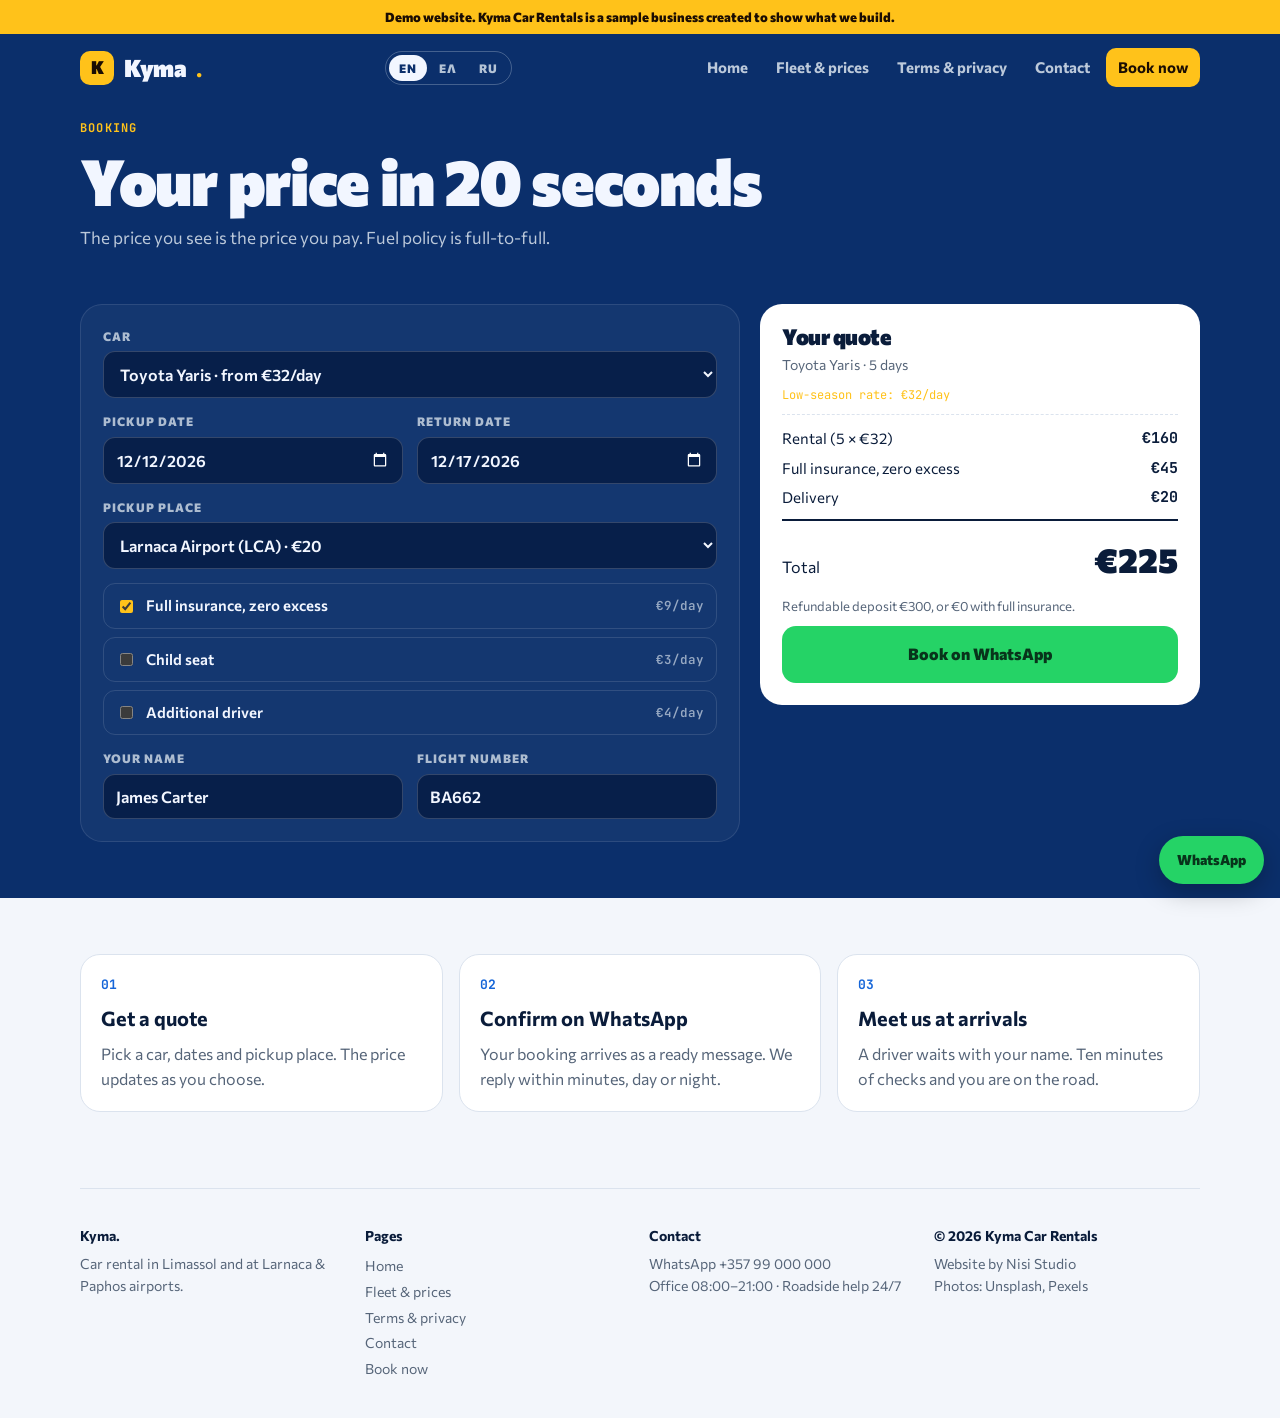
<file: demos/cars/booking.html>
<!doctype html>
<html lang="en">
<head>
<meta charset="utf-8">
<meta name="viewport" content="width=device-width, initial-scale=1, viewport-fit=cover">
<title>Book a Car · Kyma Car Rentals</title>
<link rel="icon" href="../icons/cars-32.png" sizes="32x32" type="image/png">
<link rel="icon" href="../icons/cars.svg" type="image/svg+xml">
<link rel="apple-touch-icon" href="../icons/cars-180.png">
<meta name="description" content="Instant car rental price in Cyprus. Book on WhatsApp.">
<link rel="preconnect" href="https://fonts.googleapis.com">
<link rel="preconnect" href="https://fonts.gstatic.com" crossorigin>
<link rel="stylesheet" href="https://fonts.googleapis.com/css2?family=Commissioner:wght@400;500;700;800;900&family=JetBrains+Mono:wght@500;700&display=swap">
<link rel="stylesheet" href="styles.css">
</head>
<body>
<div class="top">
<div class="wrap">
<div id="site-nav"></div>
<div class="page-head">
  <div class="crumb" data-i18n="bookCrumb"></div>
  <h1 data-i18n="bookH1"></h1>
  <p data-i18n="bookLead"></p>
</div>
</div>
</div>

<div class="quote-wrap">
<div class="wrap">
  <div class="quote">
    <form class="qform" id="qform" novalidate>
      <label><span data-i18n="fCar"></span><select id="f-car"></select></label>
      <div class="row">
        <label><span data-i18n="fFrom"></span><input type="date" id="f-from"></label>
        <label><span data-i18n="fTo"></span><input type="date" id="f-to"></label>
      </div>
      <label><span data-i18n="fWhere"></span><select id="f-where"></select></label>
      <div class="extras" id="extras"></div>
      <div class="row">
        <label><span data-i18n="fName"></span><input id="f-name" autocomplete="name" value="James Carter"></label>
        <label><span data-i18n="fFlight"></span><input id="f-flight" value="BA662"></label>
      </div>
    </form>
    <div class="receipt" id="receipt"></div>
  </div>
</div>
</div>
<main class="wrap" data-page="booking">
  <section>
    <div class="steps">
      <div><em>01</em><b data-i18n="s1t"></b><p data-i18n="s1p"></p></div>
      <div><em>02</em><b data-i18n="s2t"></b><p data-i18n="s2p"></p></div>
      <div><em>03</em><b data-i18n="s3t"></b><p data-i18n="s3p"></p></div>
    </div>
  </section>
  <footer class="site" id="site-footer"></footer>
</main>
<script src="app.js"></script>
</body>
</html>
</file>
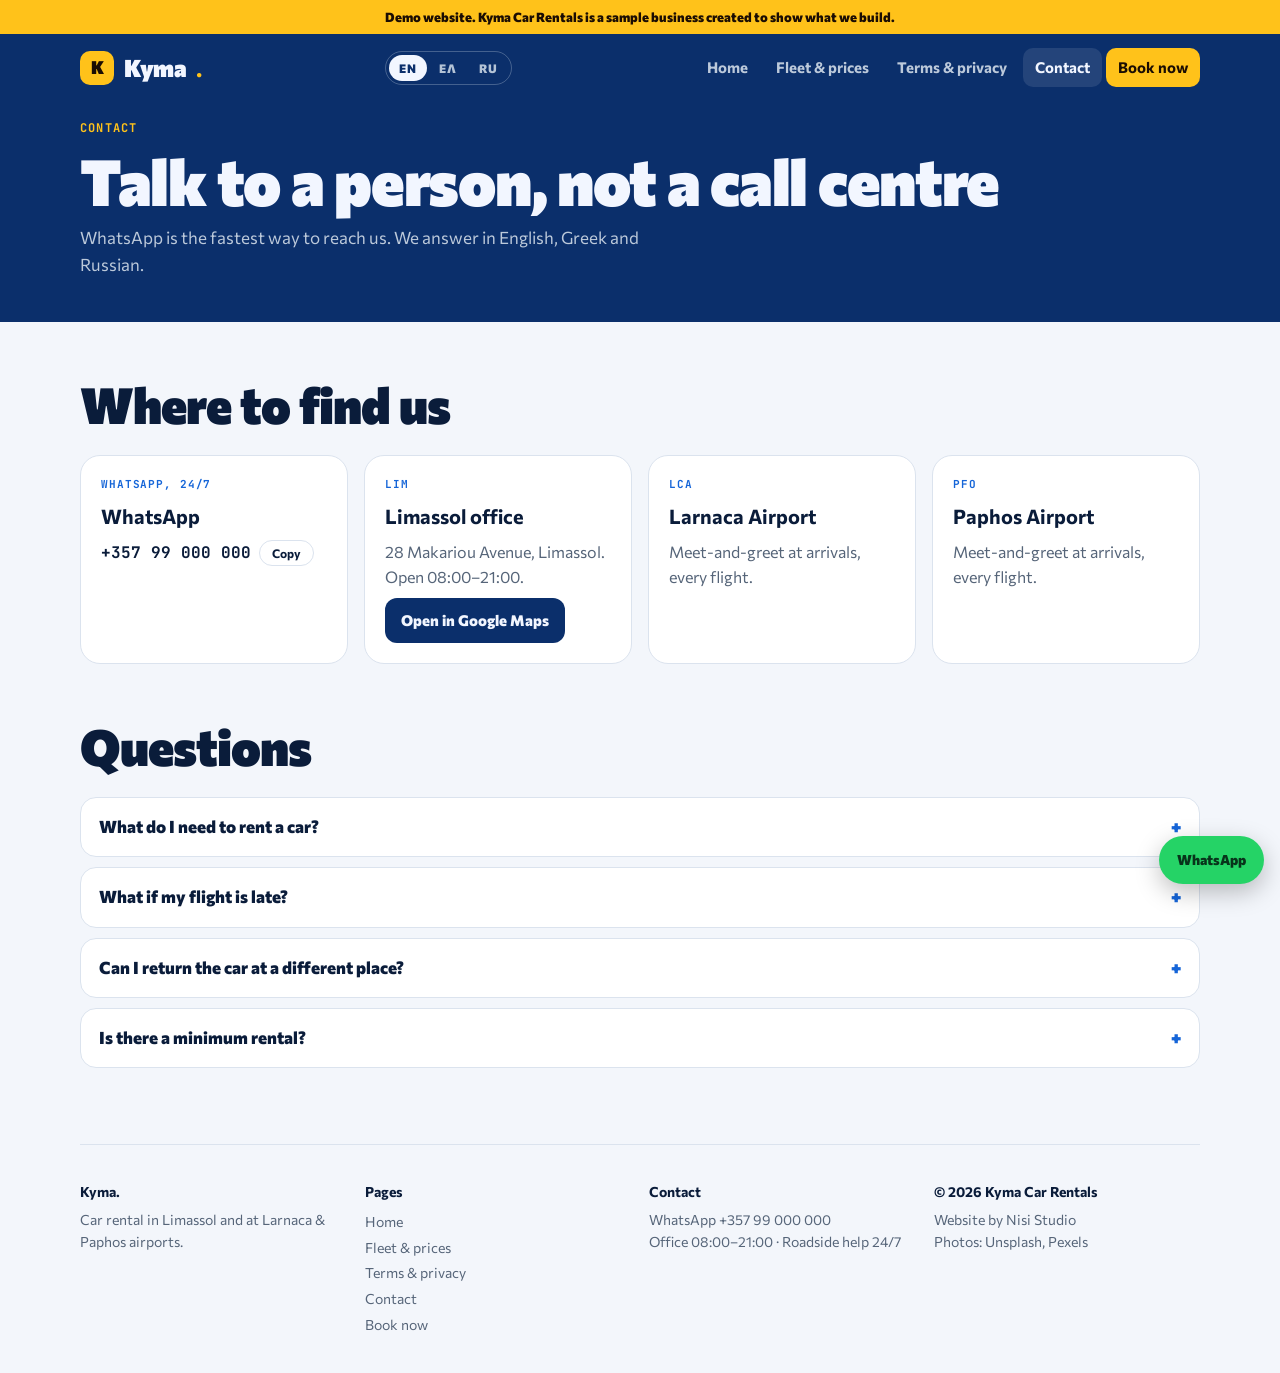
<file: demos/cars/contact.html>
<!doctype html>
<html lang="en">
<head>
<meta charset="utf-8">
<meta name="viewport" content="width=device-width, initial-scale=1, viewport-fit=cover">
<title>Contact · Kyma Car Rentals</title>
<link rel="icon" href="../icons/cars-32.png" sizes="32x32" type="image/png">
<link rel="icon" href="../icons/cars.svg" type="image/svg+xml">
<link rel="apple-touch-icon" href="../icons/cars-180.png">
<meta name="description" content="Contact Kyma Car Rentals in Limassol, Larnaca and Paphos airports. WhatsApp 24/7.">
<link rel="preconnect" href="https://fonts.googleapis.com">
<link rel="preconnect" href="https://fonts.gstatic.com" crossorigin>
<link rel="stylesheet" href="https://fonts.googleapis.com/css2?family=Commissioner:wght@400;500;700;800;900&family=JetBrains+Mono:wght@500;700&display=swap">
<link rel="stylesheet" href="styles.css">
</head>
<body>
<div class="top">
<div class="wrap">
<div id="site-nav"></div>
<div class="page-head">
  <div class="crumb" data-i18n="conCrumb"></div>
  <h1 data-i18n="conH1"></h1>
  <p data-i18n="conLead"></p>
</div>
</div>
</div>

<main class="wrap" data-page="contact">
  <section>
    <div class="sec-head"><div><h2 data-i18n="offH"></h2></div></div>
    <div class="contact">
      <div class="office"><span class="tag" data-i18n="waT"></span><b>WhatsApp</b><div class="copyline"><span id="phone">+357 99 000 000</span><button type="button" id="copy" data-i18n="copy"></button></div></div>
      <div class="office"><span class="tag">LIM</span><b data-i18n="o1t"></b><p data-i18n="o1p"></p><a class="pick" href="https://www.google.com/maps/search/?api=1&query=Makariou+Avenue+Limassol" target="_blank" rel="noopener" data-i18n="maps" style="justify-self:start"></a></div>
      <div class="office"><span class="tag">LCA</span><b data-i18n="o2t"></b><p data-i18n="o2p"></p></div>
      <div class="office"><span class="tag">PFO</span><b data-i18n="o3t"></b><p data-i18n="o3p"></p></div>
    </div>
  </section>
  <section style="padding-top:0">
    <div class="sec-head"><div><h2 data-i18n="faqH"></h2></div></div>
    <div class="faq">
      <details><summary data-i18n="q1"></summary><p data-i18n="a1"></p></details>
      <details><summary data-i18n="q2"></summary><p data-i18n="a2"></p></details>
      <details><summary data-i18n="q3"></summary><p data-i18n="a3"></p></details>
      <details><summary data-i18n="q4"></summary><p data-i18n="a4"></p></details>
    </div>
  </section>
  <footer class="site" id="site-footer"></footer>
</main>
<script src="app.js"></script>
</body>
</html>
</file>
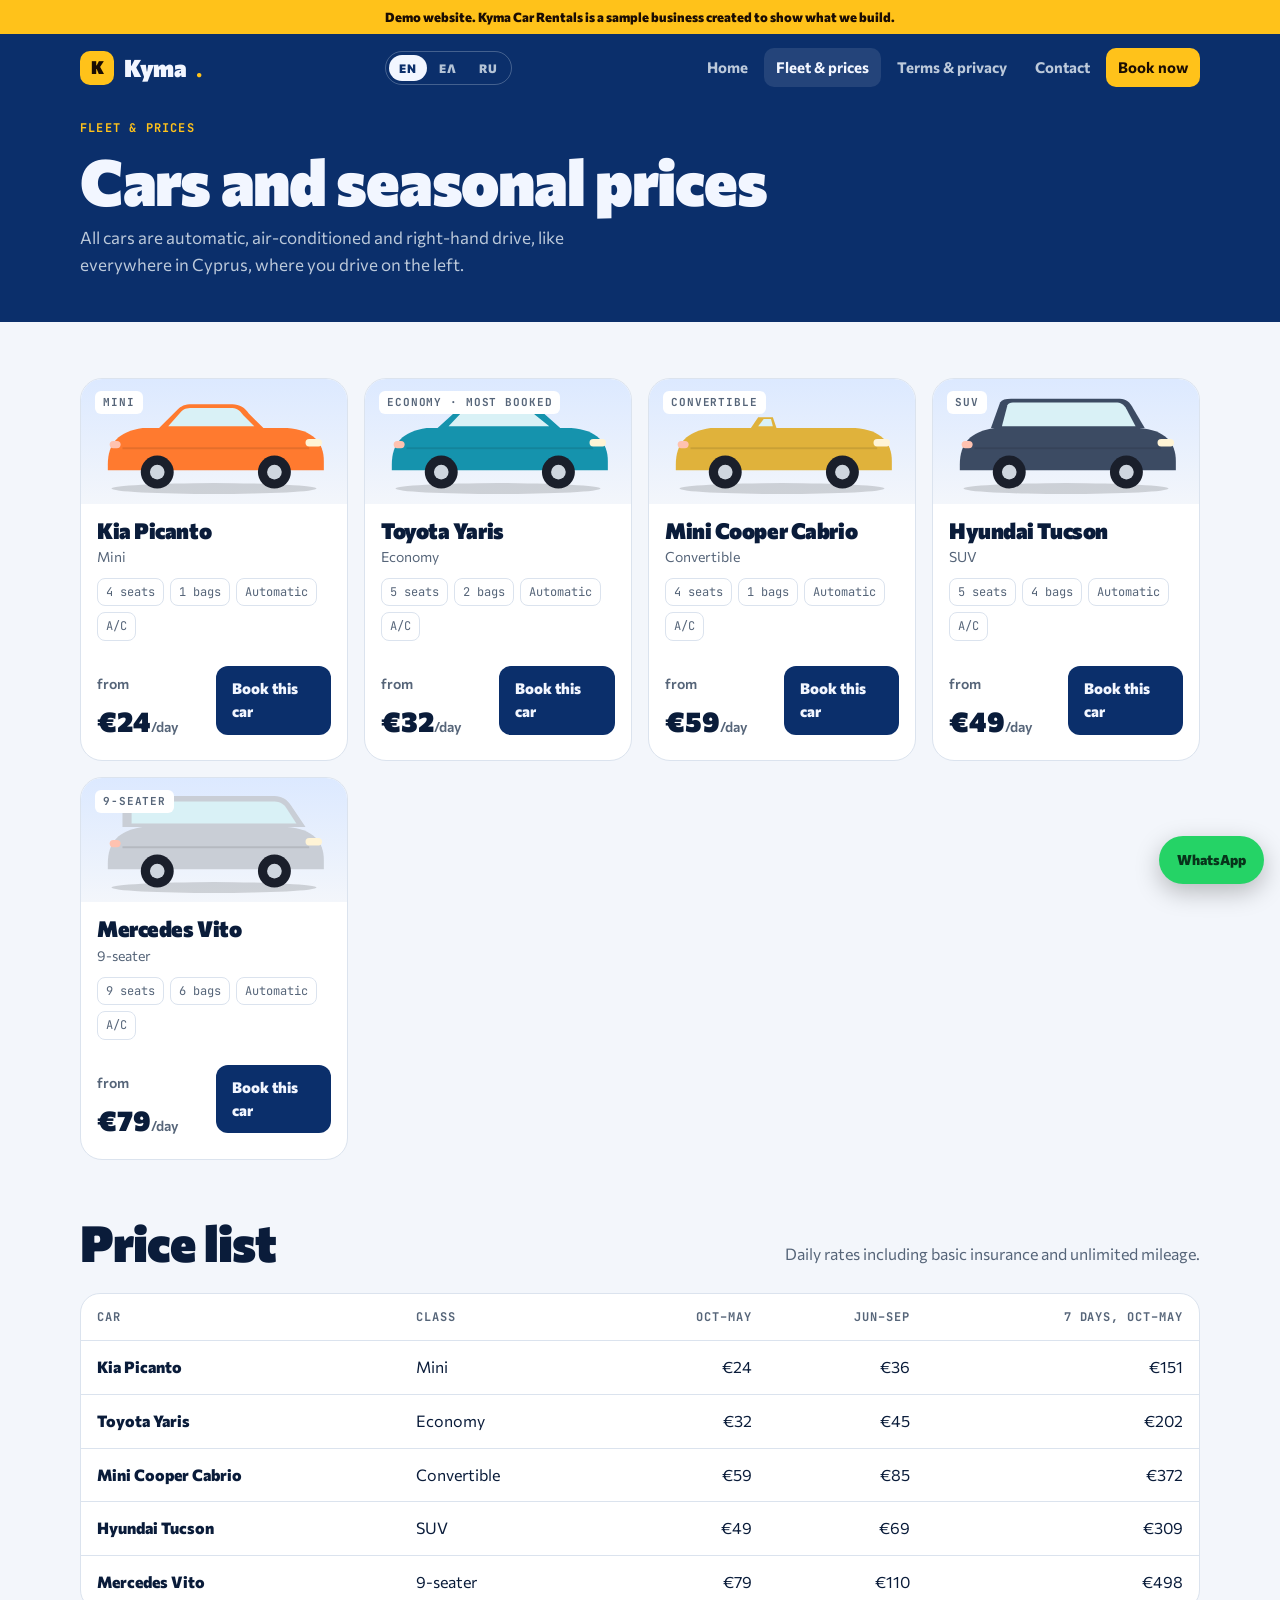
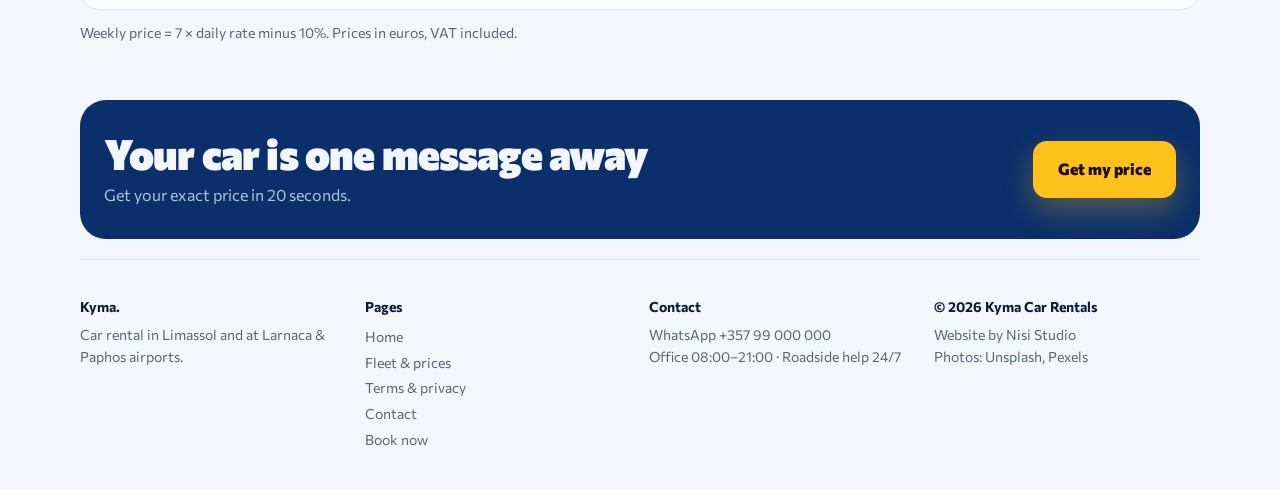
<file: demos/cars/fleet.html>
<!doctype html>
<html lang="en">
<head>
<meta charset="utf-8">
<meta name="viewport" content="width=device-width, initial-scale=1, viewport-fit=cover">
<title>Fleet & Prices · Kyma Car Rentals</title>
<link rel="icon" href="../icons/cars-32.png" sizes="32x32" type="image/png">
<link rel="icon" href="../icons/cars.svg" type="image/svg+xml">
<link rel="apple-touch-icon" href="../icons/cars-180.png">
<meta name="description" content="Kyma rental cars in Cyprus with low and high season daily prices.">
<link rel="preconnect" href="https://fonts.googleapis.com">
<link rel="preconnect" href="https://fonts.gstatic.com" crossorigin>
<link rel="stylesheet" href="https://fonts.googleapis.com/css2?family=Commissioner:wght@400;500;700;800;900&family=JetBrains+Mono:wght@500;700&display=swap">
<link rel="stylesheet" href="styles.css">
</head>
<body>
<div class="top">
<div class="wrap">
<div id="site-nav"></div>
<div class="page-head">
  <div class="crumb" data-i18n="fleetCrumb"></div>
  <h1 data-i18n="fleetH1"></h1>
  <p data-i18n="fleetLead"></p>
</div>
</div>
</div>

<main class="wrap" data-page="fleet">
  <section>
    <div class="fleet" id="fleet-grid"></div>
  </section>
  <section style="padding-top:0">
    <div class="sec-head"><div><h2 data-i18n="tableH"></h2></div><p data-i18n="tableP"></p></div>
    <div class="table-wrap"><table id="price-table"></table></div>
    <p class="note" data-i18n="tableNote"></p>
  </section>
  <div class="cta-band">
    <div><h2 data-i18n="ctaH"></h2><p data-i18n="ctaP"></p></div>
    <a class="btn btn-sun" href="booking.html" data-i18n="cta1"></a>
  </div>
  <footer class="site" id="site-footer"></footer>
</main>
<script src="app.js"></script>
</body>
</html>
</file>
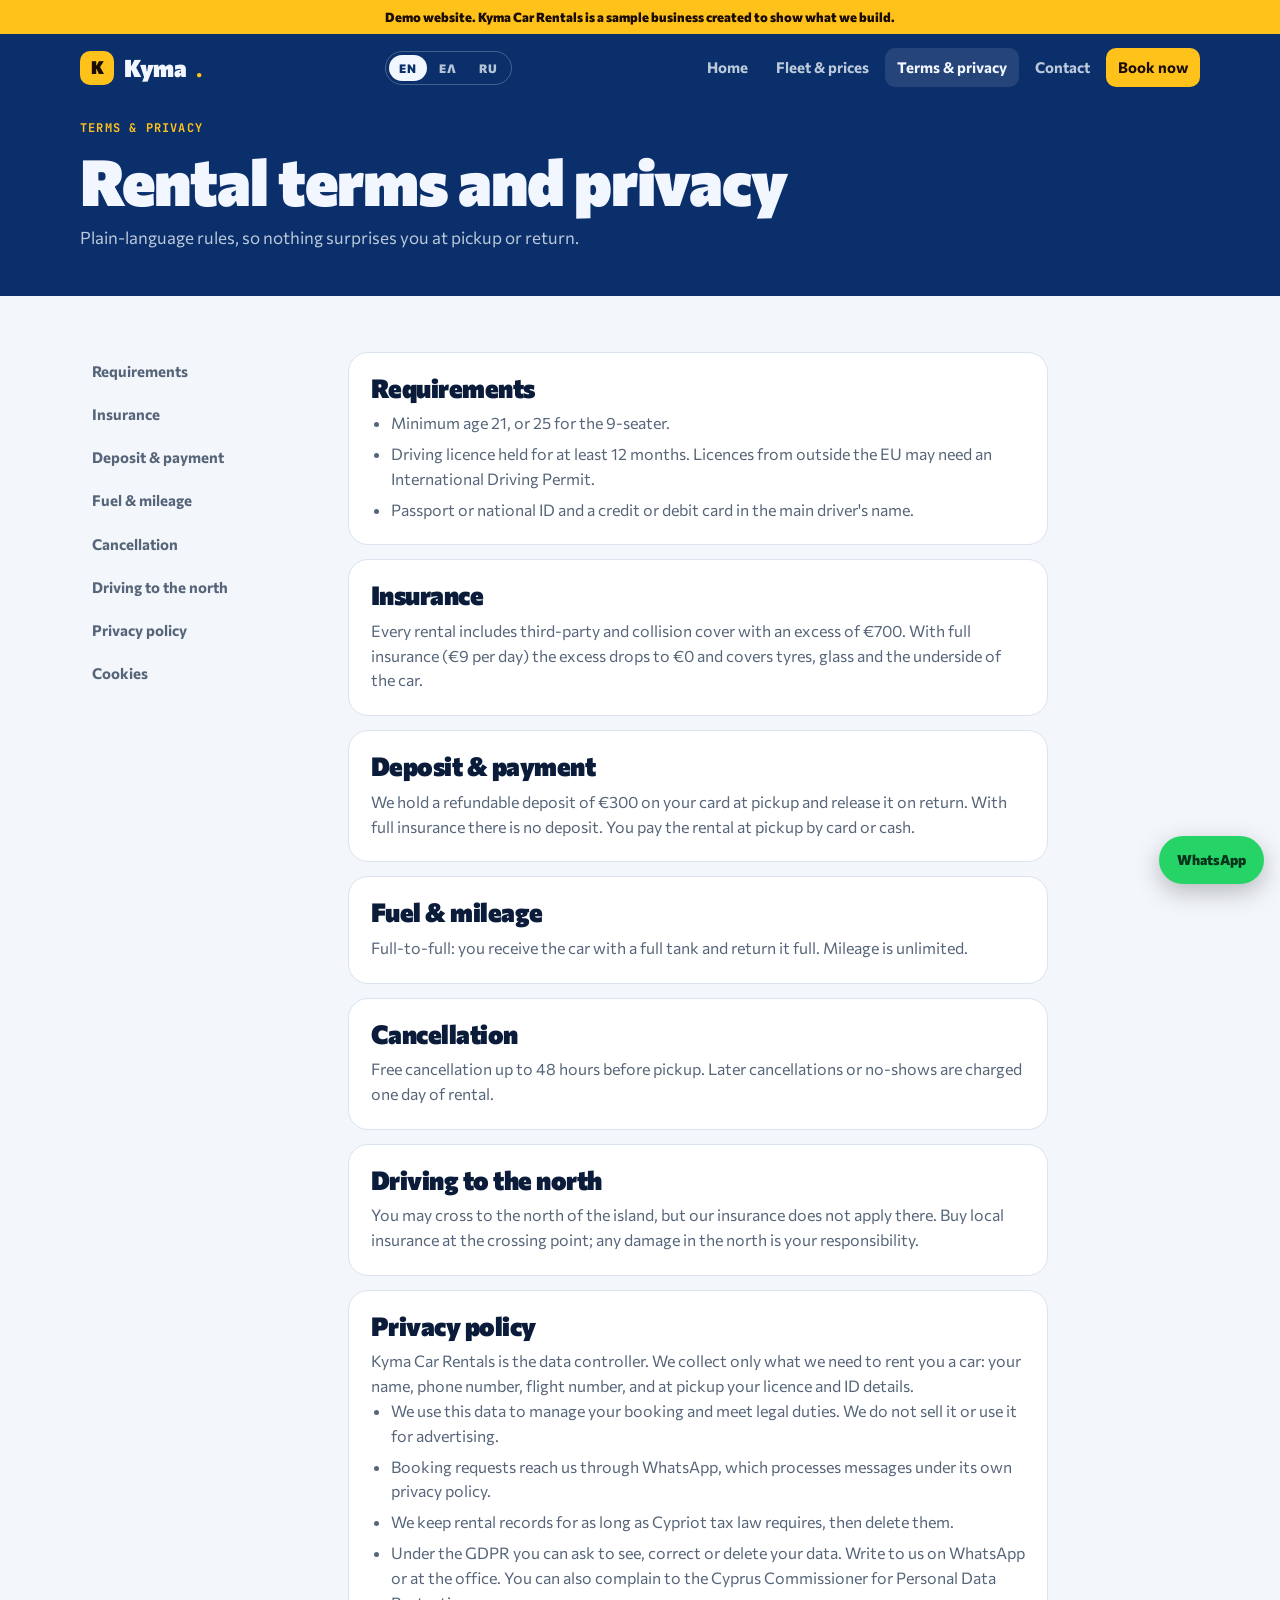
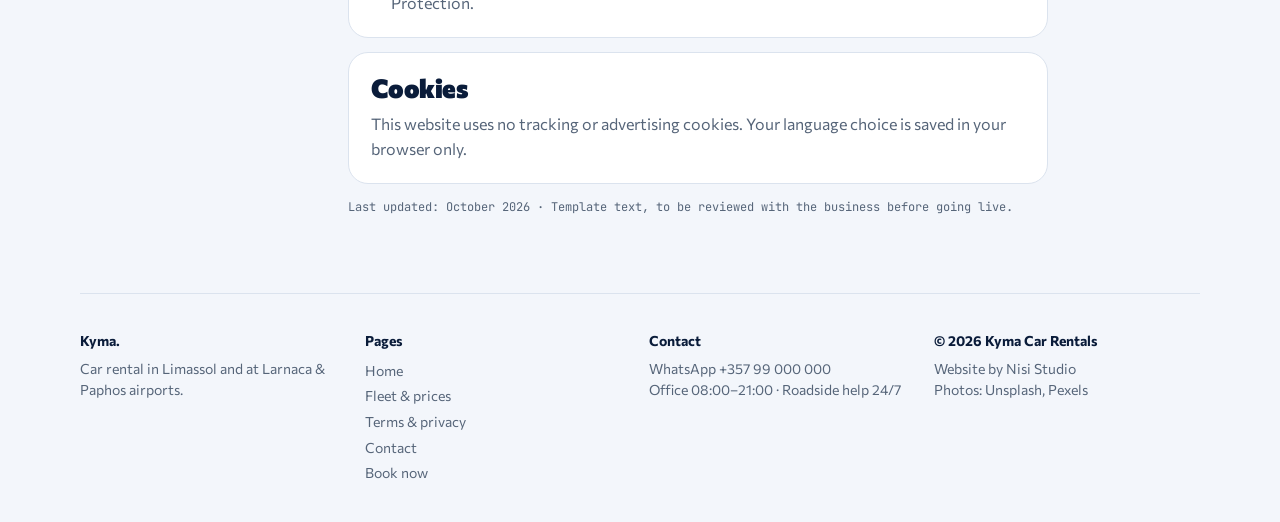
<file: demos/cars/policies.html>
<!doctype html>
<html lang="en">
<head>
<meta charset="utf-8">
<meta name="viewport" content="width=device-width, initial-scale=1, viewport-fit=cover">
<title>Terms & Privacy · Kyma Car Rentals</title>
<link rel="icon" href="../icons/cars-32.png" sizes="32x32" type="image/png">
<link rel="icon" href="../icons/cars.svg" type="image/svg+xml">
<link rel="apple-touch-icon" href="../icons/cars-180.png">
<meta name="description" content="Rental terms, insurance, deposit and privacy policy of Kyma Car Rentals.">
<link rel="preconnect" href="https://fonts.googleapis.com">
<link rel="preconnect" href="https://fonts.gstatic.com" crossorigin>
<link rel="stylesheet" href="https://fonts.googleapis.com/css2?family=Commissioner:wght@400;500;700;800;900&family=JetBrains+Mono:wght@500;700&display=swap">
<link rel="stylesheet" href="styles.css">
</head>
<body>
<div class="top">
<div class="wrap">
<div id="site-nav"></div>
<div class="page-head">
  <div class="crumb" data-i18n="polCrumb"></div>
  <h1 data-i18n="polH1"></h1>
  <p data-i18n="polLead"></p>
</div>
</div>
</div>

<main class="wrap" data-page="policies">
  <section>
    <div class="policy">
      <nav class="toc" aria-label="Sections">
        <a href="#req" data-i18n="tReq"></a><a href="#ins" data-i18n="tIns"></a><a href="#dep" data-i18n="tDep"></a><a href="#fuel" data-i18n="tFuel"></a>
        <a href="#can" data-i18n="tCan"></a><a href="#north" data-i18n="tNorth"></a><a href="#privacy" data-i18n="tPriv"></a><a href="#cookies" data-i18n="tCook"></a>
      </nav>
      <div class="prose">
        <article id="req"><h2 data-i18n="tReq"></h2><div data-i18n="pReq"></div></article>
        <article id="ins"><h2 data-i18n="tIns"></h2><div data-i18n="pIns"></div></article>
        <article id="dep"><h2 data-i18n="tDep"></h2><div data-i18n="pDep"></div></article>
        <article id="fuel"><h2 data-i18n="tFuel"></h2><div data-i18n="pFuel"></div></article>
        <article id="can"><h2 data-i18n="tCan"></h2><div data-i18n="pCan"></div></article>
        <article id="north"><h2 data-i18n="tNorth"></h2><div data-i18n="pNorth"></div></article>
        <article id="privacy"><h2 data-i18n="tPriv"></h2><div data-i18n="pPriv"></div></article>
        <article id="cookies"><h2 data-i18n="tCook"></h2><div data-i18n="pCook"></div></article>
        <p class="upd" data-i18n="upd"></p>
      </div>
    </div>
  </section>
  <footer class="site" id="site-footer"></footer>
</main>
<script src="app.js"></script>
</body>
</html>
</file>
<file: demos/cars/styles.css>
/* Kyma Car Rentals — shared styles. Layout: deep blue header band with road-marking yellow accents on every page, real coastal photo in the home hero, light content below */
:root{
  --bg:#f3f6fb;
  --surface:#ffffff;
  --ink:#0a1c3a;
  --muted:#566579;
  --line:#dbe3ee;
  --asphalt:#0b2f6b;
  --sea:#1565d8;
  --sun:#ffc21a;
  --sky:#dce9ff;
  --on-dark:#f2f6ff;
  --display:"Commissioner", "Segoe UI", system-ui, sans-serif;
  --mono:"JetBrains Mono", ui-monospace, Menlo, monospace;
  color-scheme:light;
}
@media (prefers-color-scheme: dark){
  :root:not([data-theme="light"]){
    --bg:#07111f; --surface:#0e1b30; --ink:#e9f0fb; --muted:#9fb0c8; --line:#1d2f4b;
    --asphalt:#082050; --sea:#6aa6ff; --sun:#ffcf40; --sky:#102848; --on-dark:#f2f6ff; color-scheme:dark;
  }
}
:root[data-theme="dark"]{
  --bg:#07111f; --surface:#0e1b30; --ink:#e9f0fb; --muted:#9fb0c8; --line:#1d2f4b;
  --asphalt:#082050; --sea:#6aa6ff; --sun:#ffcf40; --sky:#102848; --on-dark:#f2f6ff; color-scheme:dark;
}
*{box-sizing:border-box}
body{background:var(--bg);color:var(--ink);font-family:var(--display);font-size:16px;line-height:1.55;padding-inline:16px;padding-block:0;margin:0;overflow-x:hidden}
.wrap{max-width:1120px;margin-inline:auto}
h1,h2,h3{font-weight:900;line-height:1.02;margin:0;text-wrap:balance;letter-spacing:-.02em}
p{margin:0}
a{color:inherit}
button{font-family:inherit}
:focus-visible{outline:2px solid var(--sun);outline-offset:3px;border-radius:4px}

.demo-bar{margin-inline:-16px;padding:7px 16px;background:var(--sun);color:#1b0d03;font-size:13px;font-weight:800;text-align:center}

/* top band + nav */
.top{margin-inline:-16px;padding-inline:16px;background:var(--asphalt);color:var(--on-dark)}
.nav{display:flex;align-items:center;justify-content:space-between;gap:12px;padding-block:14px;flex-wrap:wrap}
.logo{display:flex;align-items:center;gap:10px;font-weight:900;font-size:24px;letter-spacing:-.02em;text-decoration:none;color:var(--on-dark)}
.logo i{width:34px;height:34px;border-radius:10px;background:var(--sun);display:grid;place-items:center;font-style:normal;color:#1b0d03;font-size:18px}
.logo b{color:var(--sun)}
.menu{display:flex;gap:4px;align-items:center;flex-wrap:wrap}
.menu a{text-decoration:none;color:rgba(238,245,250,.78);font-weight:700;font-size:15px;padding:8px 12px;border-radius:10px}
.menu a:hover{color:var(--on-dark);background:rgba(255,255,255,.06)}
.menu a[aria-current="page"]{color:var(--on-dark);background:rgba(255,255,255,.1)}
.menu a.book-link{background:var(--sun);color:#1b0d03}
.right{display:flex;gap:8px;align-items:center}
.langs{display:flex;gap:2px;border:1px solid rgba(238,245,250,.25);border-radius:999px;padding:3px}
.langs button{border:0;background:transparent;color:rgba(238,245,250,.75);font-weight:800;font-size:12px;letter-spacing:.08em;padding:6px 10px;border-radius:999px;cursor:pointer}
.langs button[aria-pressed="true"]{background:var(--on-dark);color:var(--asphalt)}
.burger{display:none;border:1px solid rgba(238,245,250,.25);background:transparent;color:var(--on-dark);border-radius:10px;width:42px;height:38px;font-size:18px;cursor:pointer}
@media (max-width:860px){
  .burger{display:inline-block}
  .menu{display:none;order:3;width:100%;flex-direction:column;align-items:stretch;padding-block:8px 4px}
  .menu.open{display:flex}
  .menu a{padding:12px}
}

/* page header (inner pages) */
.page-head{padding-block:18px 44px}
.crumb{font-family:var(--mono);font-size:12px;letter-spacing:.1em;text-transform:uppercase;color:var(--sun);font-weight:700}
.page-head h1{font-size:clamp(38px,7vw,64px);margin-top:10px}
.page-head p{color:rgba(238,245,250,.78);margin-top:12px;max-width:52ch;font-size:17px}

/* home hero */
.hero{display:grid;gap:28px;padding-block:20px 40px;align-items:center}
@media (min-width:900px){.hero{grid-template-columns:1fr 1.05fr;padding-block:32px 56px}}
.eyebrow{font-family:var(--mono);font-size:12px;letter-spacing:.12em;text-transform:uppercase;color:var(--sun);font-weight:700}
.hero h1{font-size:clamp(42px,8.6vw,80px);margin-top:12px}
.hero h1 span{color:var(--sun)}
.lead{color:rgba(238,245,250,.8);margin-top:16px;max-width:44ch;font-size:18px}
.badges{display:grid;grid-template-columns:repeat(3,auto);justify-content:start;gap:10px 22px;margin-top:24px}
@media (max-width:420px){.badges{grid-template-columns:1fr 1fr}}
.badges b{display:block;font-size:26px;font-weight:900;color:var(--on-dark);font-variant-numeric:tabular-nums}
.badges span{font-size:13px;color:rgba(238,245,250,.65)}
.ctas{display:flex;gap:12px;flex-wrap:wrap;margin-top:26px}
.btn{display:inline-flex;align-items:center;justify-content:center;gap:8px;padding:15px 24px;border-radius:14px;font-weight:800;font-size:16px;text-decoration:none;border:1px solid transparent;cursor:pointer}
.btn-sun{background:var(--sun);color:#1b0d03;box-shadow:0 12px 30px rgba(255,194,26,.3)}
.btn-line{border-color:rgba(238,245,250,.4);color:var(--on-dark);background:transparent}
.btn-dark{background:var(--asphalt);color:var(--on-dark)}
.btn-wa{background:#25d366;color:#08341b}
.scene{position:relative;width:100%;max-width:100%;aspect-ratio:4/3;border-radius:24px;overflow:hidden;box-shadow:0 30px 70px rgba(0,0,0,.4);background:linear-gradient(180deg,#7fb6ee,#1565d8 60%,#0b2f6b)}
.scene img{display:block;width:100%;height:100%;object-fit:cover}
.scene-tag{position:absolute;left:14px;bottom:14px;background:var(--sun);color:#1b1400;border-radius:14px;padding:10px 14px;line-height:1.1;box-shadow:0 10px 24px rgba(0,0,0,.25)}
.scene-tag span{display:block;font-size:12px;font-weight:700}
.scene-tag b{font-size:26px;font-weight:900}
.scene-tag small{font-size:13px;font-weight:700}
@media (prefers-reduced-motion:no-preference){
  .dash{animation:road 1.1s linear infinite}
  @keyframes road{to{transform:translateX(-80px)}}
  .bob{animation:bob 1.2s ease-in-out infinite}
  @keyframes bob{50%{transform:translateY(-2px)}}
  .spin{animation:spin .6s linear infinite;transform-box:fill-box;transform-origin:center}
  @keyframes spin{to{transform:rotate(-360deg)}}
}

.strip{display:grid;grid-template-columns:repeat(auto-fit,minmax(220px,1fr));gap:12px;padding-block:20px;border-bottom:1px solid var(--line)}
.strip div{display:flex;gap:12px;align-items:center;font-size:15px}
.strip svg{flex:none;width:34px;height:34px;padding:7px;border-radius:10px;background:var(--sky);color:var(--sea)}

section{padding-block:56px}
.sec-head{display:flex;flex-wrap:wrap;justify-content:space-between;align-items:end;gap:14px;margin-bottom:26px}
.sec-head h2{font-size:clamp(32px,5.6vw,50px)}
.sec-head p{color:var(--muted);max-width:44ch}
.kicker{font-family:var(--mono);font-size:12px;letter-spacing:.12em;text-transform:uppercase;color:var(--sea);font-weight:700;margin-bottom:10px}

/* fleet cards */
.fleet{display:grid;gap:16px;grid-template-columns:repeat(auto-fill,minmax(250px,1fr))}
.car{background:var(--surface);border:1px solid var(--line);border-radius:22px;overflow:hidden;display:flex;flex-direction:column}
.car .pic{background:linear-gradient(180deg,var(--sky),var(--bg));padding:18px 14px 6px;position:relative}
.car .pic svg{width:100%;height:auto;display:block}
.car .pic.photo{padding:0;background:#e9edf1}
.car .pic.photo img{display:block;width:100%;height:auto;aspect-ratio:3/2;object-fit:cover}
.car .pic.photo .cls{z-index:1;box-shadow:0 2px 8px rgba(0,0,0,.12)}
.car .cls{position:absolute;left:14px;top:12px;font-family:var(--mono);font-size:11px;font-weight:700;letter-spacing:.08em;text-transform:uppercase;background:var(--surface);color:var(--muted);padding:3px 8px;border-radius:6px}
.car .body{padding:16px;display:grid;gap:10px;flex:1;align-content:start}
.car h3{font-size:22px}
.car .alt{color:var(--muted);font-size:14px;margin-top:-6px}
.specs{display:flex;flex-wrap:wrap;gap:6px}
.specs span{font-family:var(--mono);font-size:12px;border:1px solid var(--line);border-radius:8px;padding:4px 8px;color:var(--muted)}
.car .foot{display:flex;justify-content:space-between;align-items:center;gap:10px;padding:0 16px 16px}
.rate{font-weight:900;font-size:28px;font-variant-numeric:tabular-nums}
.rate small{font-size:14px;font-weight:600;color:var(--muted)}
.pick{border:0;background:var(--asphalt);color:var(--on-dark);border-radius:12px;padding:11px 16px;font-weight:800;font-size:15px;cursor:pointer;text-decoration:none}

/* steps */
.steps{display:grid;gap:16px;grid-template-columns:repeat(auto-fit,minmax(230px,1fr))}
.steps div{background:var(--surface);border:1px solid var(--line);border-radius:20px;padding:20px;display:grid;gap:8px;align-content:start}
.steps em{font-style:normal;font-family:var(--mono);font-weight:700;color:var(--sea);font-size:13px}
.steps b{font-size:20px}
.steps p{color:var(--muted)}

/* reviews */
.reviews{display:grid;gap:16px;grid-template-columns:repeat(auto-fit,minmax(250px,1fr))}
.reviews blockquote{margin:0;background:var(--surface);border:1px solid var(--line);border-radius:20px;padding:20px;display:grid;gap:10px}
.reviews .stars{color:#f5a300;letter-spacing:2px}
.reviews p{font-size:17px}
.reviews cite{font-style:normal;color:var(--muted);font-size:14px}
.sample{font-size:12px;color:var(--muted);margin-top:12px}

/* cta band */
.cta-band{background:var(--asphalt);color:var(--on-dark);border-radius:26px;padding:32px 24px;display:flex;flex-wrap:wrap;justify-content:space-between;align-items:center;gap:20px}
.cta-band h2{font-size:clamp(28px,5vw,42px)}
.cta-band p{color:rgba(238,245,250,.75);margin-top:8px}

/* price table */
.table-wrap{overflow-x:auto;background:var(--surface);border:1px solid var(--line);border-radius:20px}
table{border-collapse:collapse;width:100%;min-width:560px;font-variant-numeric:tabular-nums}
th,td{padding:14px 16px;text-align:left;border-bottom:1px solid var(--line)}
th{font-family:var(--mono);font-size:12px;letter-spacing:.08em;text-transform:uppercase;color:var(--muted);font-weight:700}
td.num,th.num{text-align:right}
tr:last-child td{border-bottom:0}
td b{font-weight:800}
.note{font-size:14px;color:var(--muted);margin-top:12px}

/* booking */
.quote-wrap{margin-inline:-16px;padding-inline:16px;background:var(--asphalt);color:var(--on-dark)}
.quote{display:grid;gap:20px;padding-block:8px 56px}
@media (min-width:900px){.quote{grid-template-columns:1.2fr .8fr;align-items:start}}
.qform{display:grid;gap:14px;background:rgba(255,255,255,.04);border:1px solid rgba(255,255,255,.1);border-radius:22px;padding:22px}
.row{display:grid;gap:14px;grid-template-columns:1fr 1fr}
@media (max-width:460px){.row{grid-template-columns:1fr}}
.qform label{display:grid;gap:6px;font-size:12px;font-weight:800;letter-spacing:.08em;text-transform:uppercase;color:rgba(238,245,250,.7)}
.qform input,.qform select{font:600 16px var(--display);color:var(--on-dark);background:#071f4a;border:1px solid rgba(255,255,255,.18);border-radius:12px;padding:12px;width:100%;min-width:0;color-scheme:dark;text-transform:none;letter-spacing:0}
.extras{display:grid;gap:8px}
.extras label{display:flex;align-items:center;gap:10px;text-transform:none;letter-spacing:0;font-size:15px;font-weight:600;color:var(--on-dark);border:1px solid rgba(255,255,255,.12);border-radius:12px;padding:10px 12px;cursor:pointer}
.extras label span:first-of-type{flex:1}
.extras input{width:auto;accent-color:var(--sun)}
.extras small{font-family:var(--mono);color:rgba(238,245,250,.6)}
.season{font-family:var(--mono);font-size:12px;color:var(--sun)}
.receipt{background:var(--surface);color:var(--ink);border-radius:22px;padding:22px;display:grid;gap:10px;font-variant-numeric:tabular-nums}
.receipt h3{font-size:22px}
.receipt .car-name{color:var(--muted);font-size:14px;margin-top:-4px}
.receipt dl{display:grid;grid-template-columns:1fr auto;gap:6px 12px;margin:0;font-size:15px;border-top:1px dashed var(--line);padding-top:12px}
.receipt dd{margin:0;text-align:right;font-family:var(--mono);font-weight:700}
.receipt .total{display:flex;justify-content:space-between;align-items:baseline;border-top:2px solid var(--ink);padding-top:12px}
.receipt .total b{font-size:34px;font-weight:900}
.receipt .dep{font-size:13px;color:var(--muted)}
.receipt .btn{width:100%}

/* policies */
.policy{display:grid;gap:28px}
@media (min-width:900px){.policy{grid-template-columns:240px 1fr;align-items:start}}
.toc{display:grid;gap:4px;position:sticky;top:calc(16px + env(safe-area-inset-top,0px))}
.toc a{text-decoration:none;color:var(--muted);font-weight:700;padding:8px 12px;border-radius:10px;font-size:15px}
.toc a:hover{background:var(--surface);color:var(--ink)}
@media (max-width:899px){.toc{position:static;display:flex;flex-wrap:wrap;gap:6px}.toc a{border:1px solid var(--line)}}
.prose{display:grid;gap:14px;max-width:70ch}
.prose article{background:var(--surface);border:1px solid var(--line);border-radius:20px;padding:22px;display:grid;gap:10px;scroll-margin-top:20px}
.prose h2{font-size:26px}
.prose p,.prose li{color:var(--muted)}
.prose ul{margin:0;padding-left:20px;display:grid;gap:6px}
.prose .upd{font-family:var(--mono);font-size:12px;color:var(--muted)}

/* contact */
.contact{display:grid;gap:16px;grid-template-columns:repeat(auto-fit,minmax(250px,1fr))}
.office{background:var(--surface);border:1px solid var(--line);border-radius:20px;padding:20px;display:grid;gap:8px;align-content:start}
.office b{font-size:20px}
.office p{color:var(--muted)}
.office .tag{font-family:var(--mono);font-size:11px;font-weight:700;letter-spacing:.08em;text-transform:uppercase;color:var(--sea)}
.copyline{display:flex;gap:8px;align-items:center;flex-wrap:wrap;font-family:var(--mono);font-weight:700}
.copyline button{font:700 12px var(--display);border:1px solid var(--line);background:transparent;color:var(--ink);border-radius:999px;padding:5px 12px;cursor:pointer}
.faq{display:grid;gap:10px}
details{background:var(--surface);border:1px solid var(--line);border-radius:16px;padding:16px 18px}
summary{cursor:pointer;font-weight:800;font-size:17px;list-style:none;display:flex;justify-content:space-between;gap:12px}
summary::-webkit-details-marker{display:none}
summary::after{content:"+";font-weight:900;color:var(--sea)}
details[open] summary::after{content:"–"}
details p{color:var(--muted);margin-top:10px;max-width:70ch}

footer.site{margin-top:20px;padding-block:36px;border-top:1px solid var(--line);color:var(--muted);font-size:14px;display:grid;gap:18px;grid-template-columns:repeat(auto-fit,minmax(180px,1fr))}
footer.site b{color:var(--ink);display:block;margin-bottom:6px}
footer.site a{display:block;text-decoration:none;padding-block:2px}
footer.site a:hover{color:var(--ink)}
.fab{position:fixed;right:16px;bottom:calc(16px + env(safe-area-inset-bottom,0px));background:#25d366;color:#08341b;border-radius:999px;padding:13px 18px;font-weight:800;font-size:14px;text-decoration:none;box-shadow:0 8px 24px rgba(0,0,0,.25);z-index:5}
@media (prefers-reduced-motion:no-preference){.btn,.car{transition:transform .18s}.btn:hover{transform:translateY(-2px)}.car:hover{transform:translateY(-3px)}}
</file>
